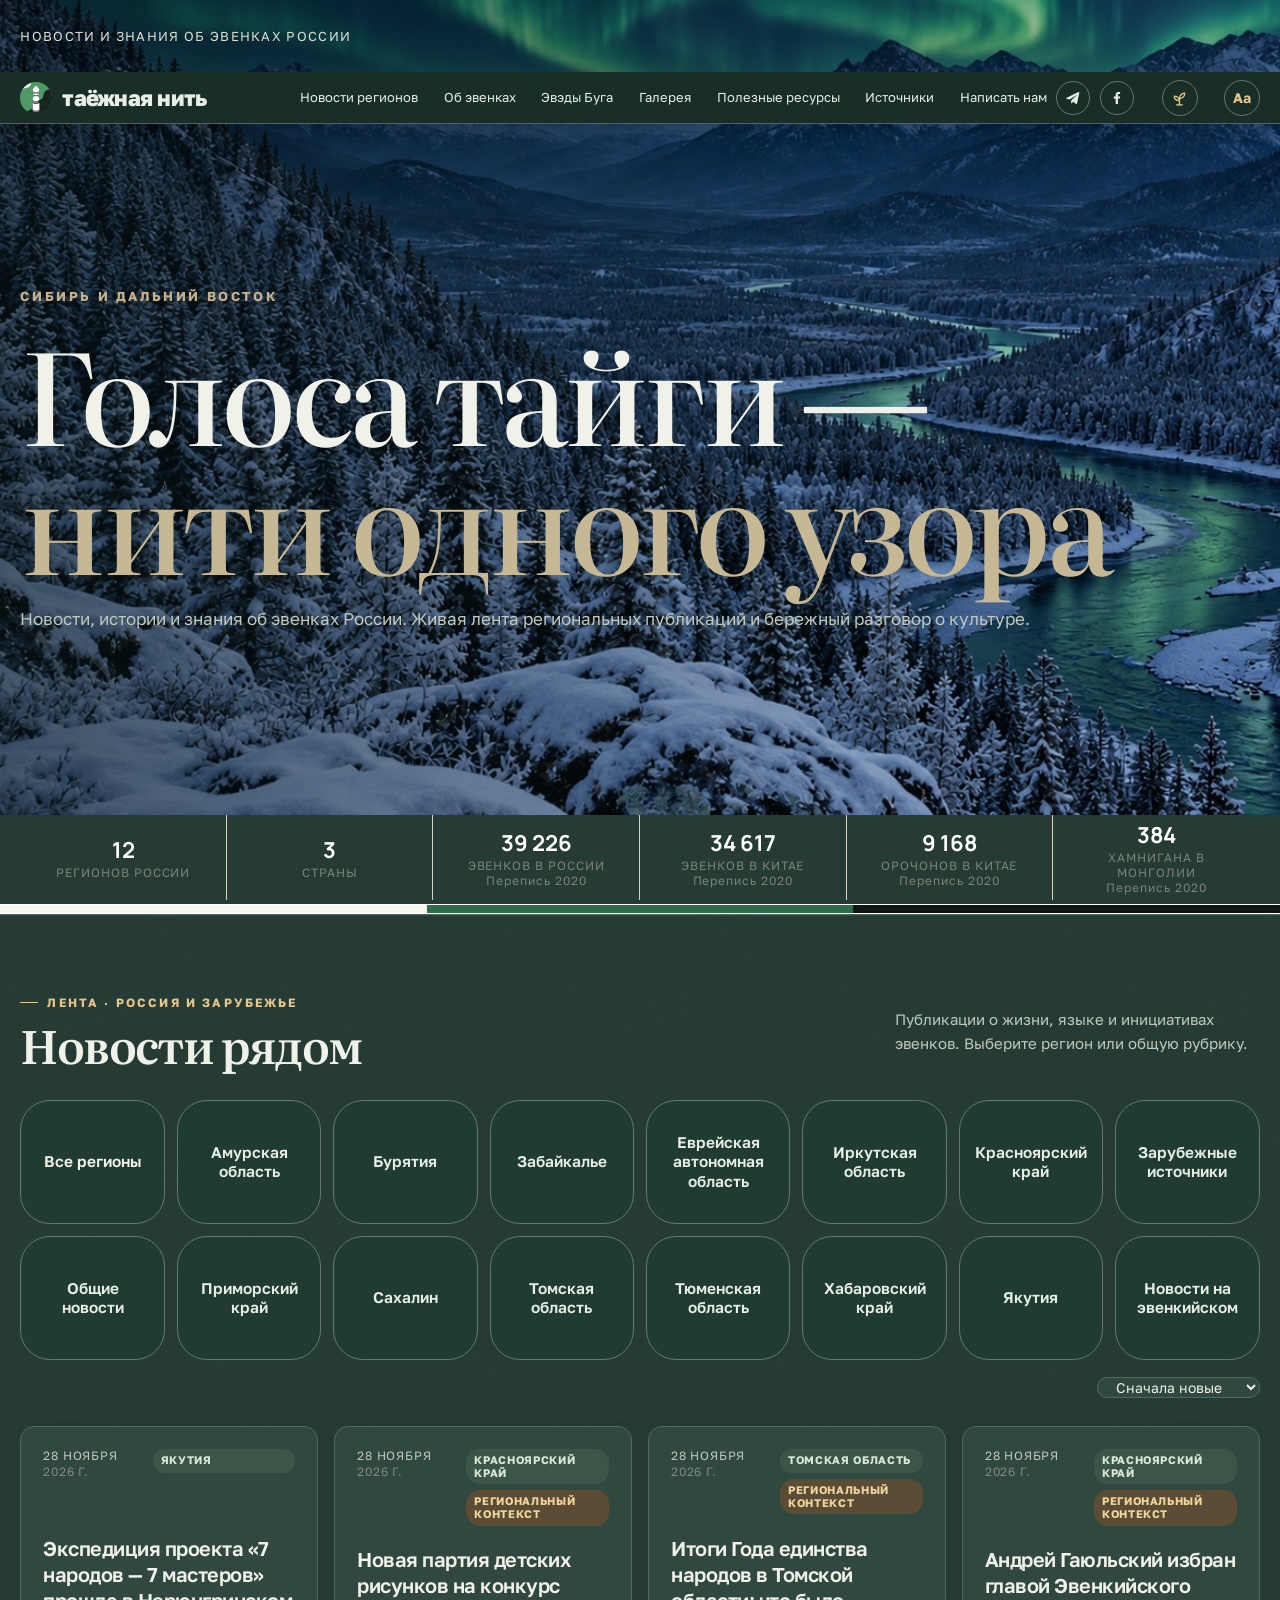
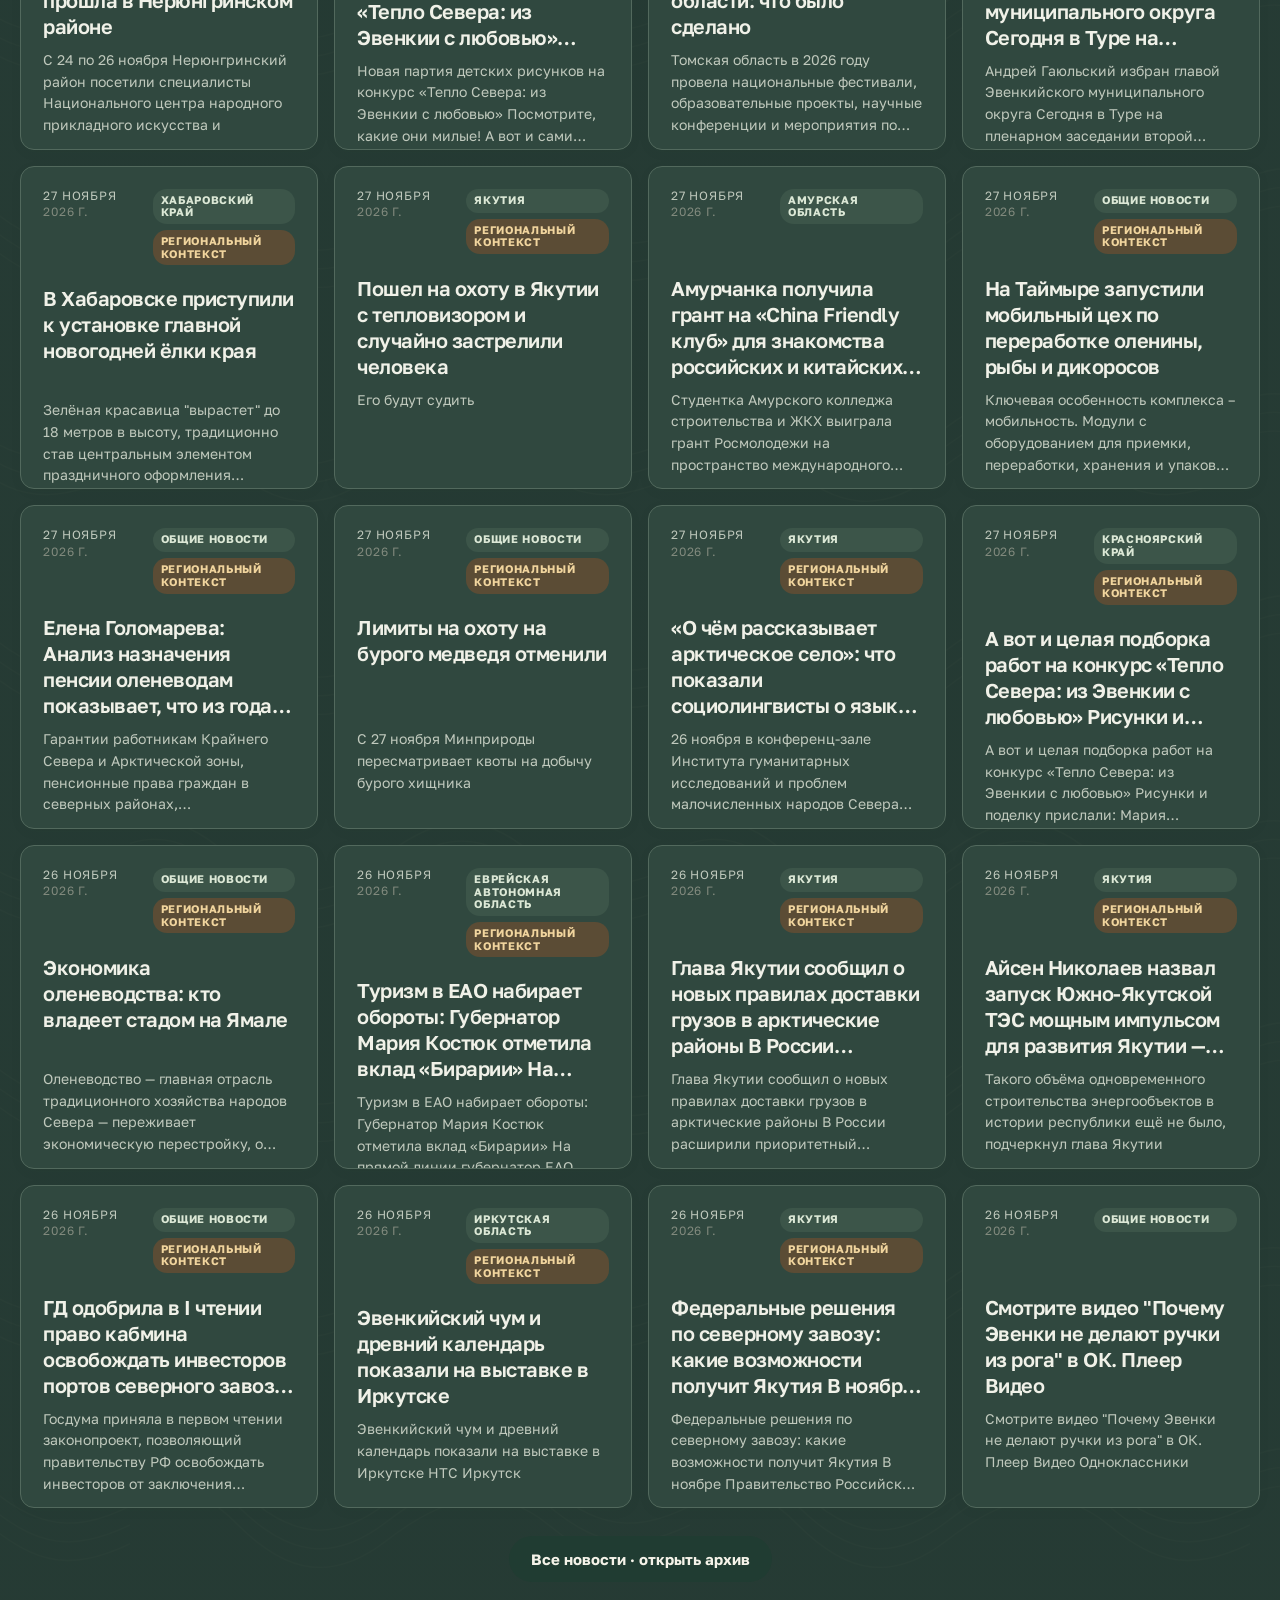
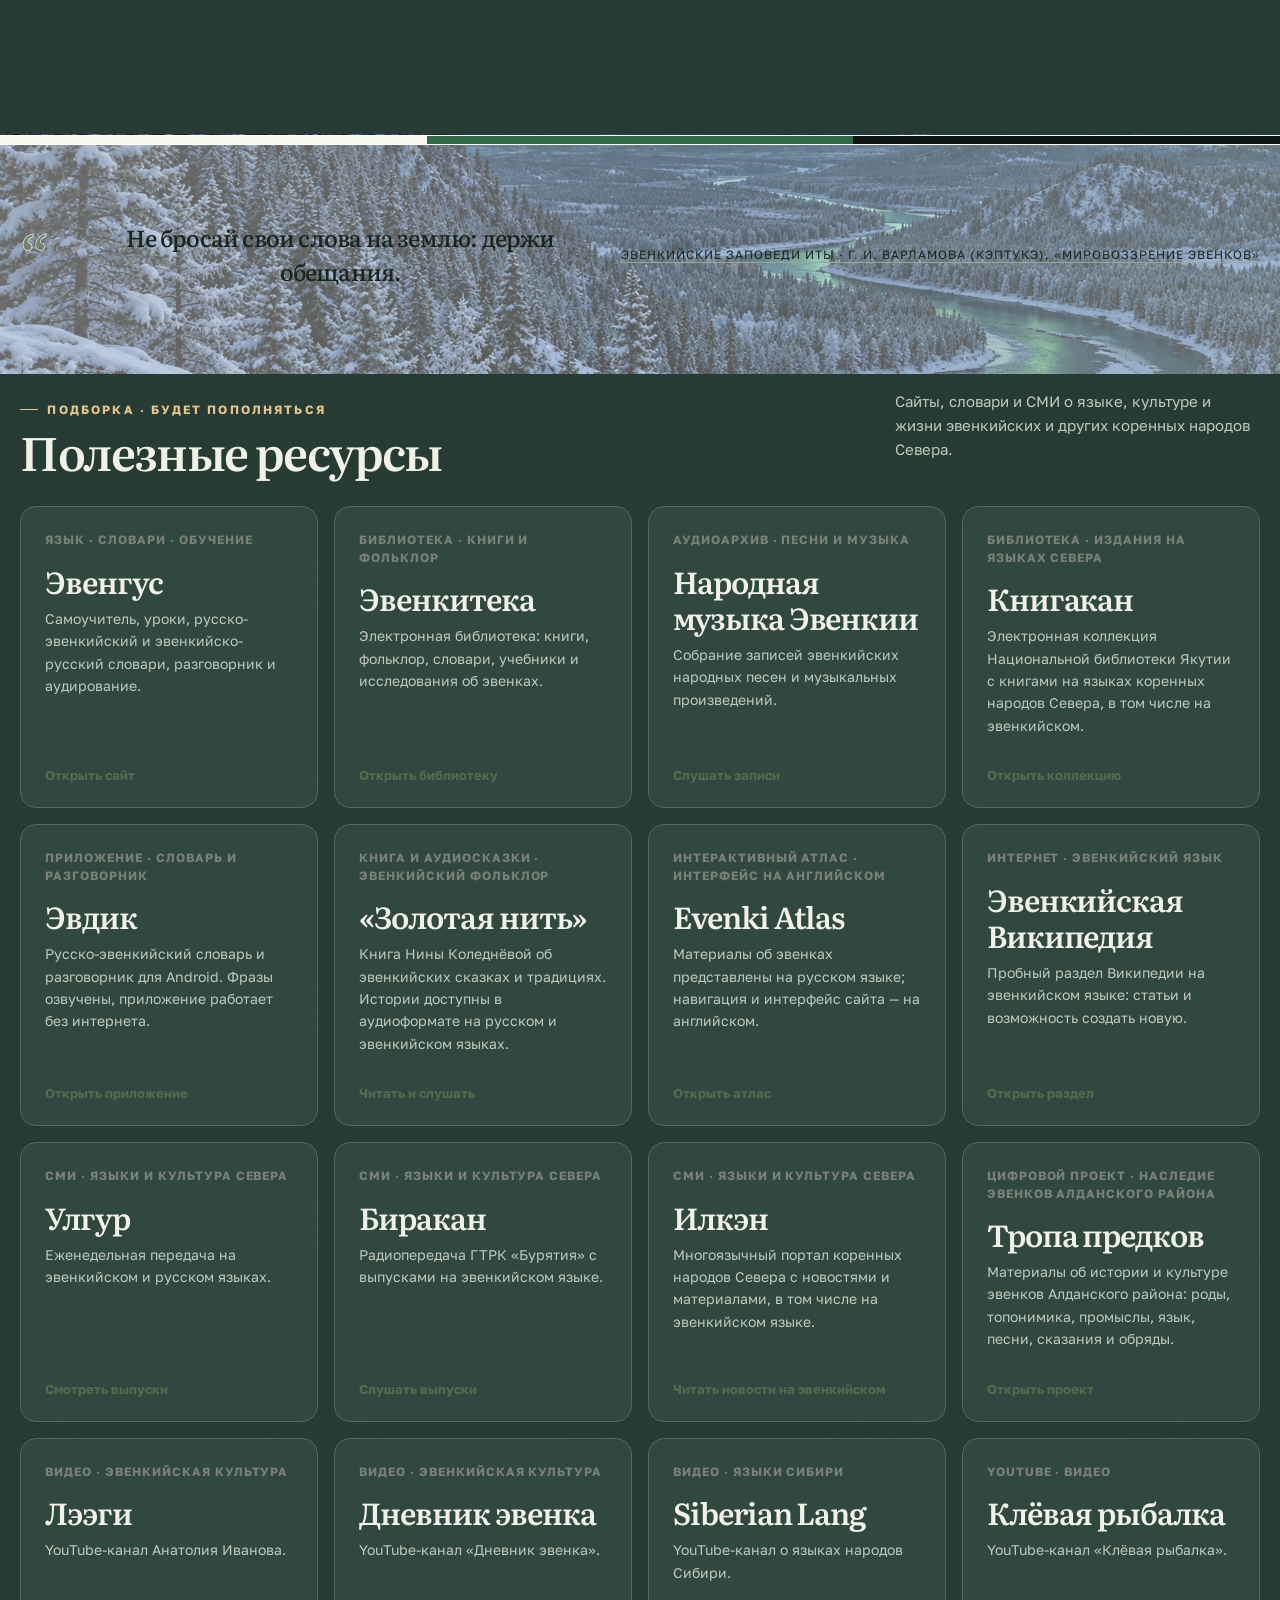
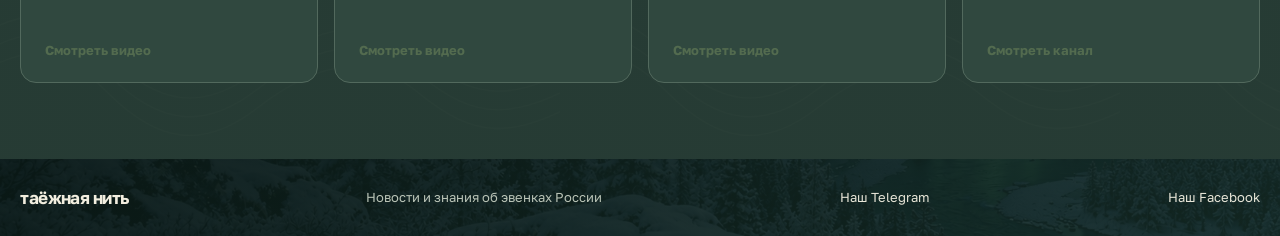
<file: index.html>
<!doctype html>
<html lang="ru">
<head>
<meta charset="utf-8"><meta name="viewport" content="width=device-width,initial-scale=1">
<meta name="theme-color" content="#152b25"><title>Таёжная нить — новости и культура эвенков</title>
<style>
@import url('https://fonts.googleapis.com/css2?family=DM+Sans:wght@400;500;600;700&family=Manrope:wght@400;500;600;700;800&display=swap');
:root{--pine:#152b25;--pine2:#203c32;--moss:#73846a;--cream:#f5f3e9;--paper:#fbfaf5;--ink:#19251f;--muted:#788078;--line:#dedfd5;--clay:#bc7654;--gold:#d8b276}*{box-sizing:border-box}html{scroll-behavior:smooth}body{margin:0;background:var(--cream);color:var(--ink);font-family:'DM Sans',sans-serif}a{color:inherit;text-decoration:none}button,input,select{font:inherit}button{cursor:pointer}.wrap{max-width:1240px;margin:auto;padding:0 32px}.topline{background:var(--pine);color:#d9e0d4;font-size:11px;letter-spacing:.12em;text-transform:uppercase}.topline .wrap{height:36px;display:flex;align-items:center;justify-content:space-between}.status{display:flex;gap:9px;align-items:center}.dot{width:7px;height:7px;background:#b5cb8c;border-radius:50%;box-shadow:0 0 0 4px #b5cb8c24}.nav{height:78px;border-bottom:1px solid var(--line);background:var(--paper)}.nav .wrap{height:100%;display:flex;align-items:center;justify-content:space-between}.brand{display:flex;align-items:center;gap:12px;font-family:Manrope,sans-serif;font-weight:800;letter-spacing:-.04em;font-size:23px}.brand-mark{width:36px;height:36px;border-radius:50%;display:grid;place-items:center;background:var(--pine);color:#e2d9bf}.brand-mark svg{width:22px}.navlinks{display:flex;gap:30px;color:#59645c;font-size:13px}.navlinks a:hover{color:var(--clay)}.nav-cta{border:1px solid #bdc3b6;border-radius:30px;padding:10px 16px;font-size:12px}.hero{background:var(--pine);color:#f4f0df;overflow:hidden;position:relative;min-height:470px}.hero .wrap{display:grid;grid-template-columns:1.15fr .85fr;min-height:470px;align-items:center;position:relative;z-index:1}.eyebrow{color:#c5b28d;font-size:11px;letter-spacing:.2em;text-transform:uppercase;font-weight:700}.hero h1{font:500 clamp(48px,7vw,84px)/.98 Manrope,sans-serif;letter-spacing:-.065em;margin:23px 0 20px;max-width:660px}.hero h1 em{color:#c6b895;font-style:normal}.hero p{color:#c1c9bb;max-width:490px;line-height:1.7;font-size:15px}.hero-actions{display:flex;gap:12px;margin-top:30px}.btn{border:0;border-radius:30px;padding:14px 20px;font-weight:600;font-size:13px;display:inline-flex;align-items:center;gap:10px}.btn-light{background:#e8dfc7;color:var(--pine)}.btn-ghost{border:1px solid #617066;color:#e6ebdf;background:transparent}.hero-art{height:390px;position:relative}.sun{width:170px;height:170px;position:absolute;top:36px;right:88px;background:linear-gradient(145deg,#d9bf86,#927d58);border-radius:50%;opacity:.8}.ridge{position:absolute;bottom:0;left:-40px;width:130%;height:230px;background:#294338;clip-path:polygon(0 66%,13% 34%,28% 60%,47% 15%,62% 54%,78% 20%,100% 62%,100% 100%,0 100%)}.ridge.back{bottom:8px;background:#20382e;clip-path:polygon(0 48%,16% 66%,35% 17%,51% 52%,72% 8%,100% 65%,100% 100%,0 100%);opacity:.75}.forest{position:absolute;bottom:0;right:0;width:115%;height:180px;display:flex;align-items:end;justify-content:space-around;opacity:.9}.tree{width:0;height:0;border-left:17px solid transparent;border-right:17px solid transparent;border-bottom:80px solid #132720;position:relative;margin:0 7px}.tree:before{content:'';position:absolute;left:-13px;top:25px;border-left:13px solid transparent;border-right:13px solid transparent;border-bottom:60px solid #132720}.tree:after{content:'';position:absolute;left:-9px;top:51px;border-left:9px solid transparent;border-right:9px solid transparent;border-bottom:44px solid #132720}.tree:nth-child(2n){transform:scale(1.25);border-bottom-color:#182d25}.tree:nth-child(2n):before,.tree:nth-child(2n):after{border-bottom-color:#182d25}.hero-caption{position:absolute;bottom:28px;right:5px;color:#a9b4a7;font-size:10px;letter-spacing:.13em;text-transform:uppercase}.stats{background:#e9e7dc;border-bottom:1px solid var(--line)}.stats .wrap{display:flex;align-items:stretch;gap:0;min-height:85px}.stat{padding:0 28px;border-right:1px solid #d3d4c8;display:flex;flex-direction:column;justify-content:center;transition:background-color .2s ease,color .2s ease,border-color .2s ease}.stat:first-child{padding-left:28px}.stat:last-child{border:0}.stat:hover{background:var(--pine);border-color:var(--pine);color:var(--cream)}.stat:hover strong{color:var(--cream)}.stat:hover span{color:#c1c9bb}.stat strong{font:700 20px Manrope,sans-serif;color:var(--pine);display:block}.stat span{font-size:10px;letter-spacing:.08em;text-transform:uppercase;color:#7c8378}.section{padding:76px 0}.section-head{display:flex;justify-content:space-between;align-items:end;margin-bottom:30px}.section-kicker{font-size:10px;letter-spacing:.18em;text-transform:uppercase;color:var(--clay);font-weight:700}.section h2{font:600 clamp(29px,4vw,44px)/1.1 Manrope,sans-serif;letter-spacing:-.05em;margin:9px 0 0}.section-intro{color:var(--muted);font-size:13px;max-width:365px;line-height:1.6}.news-area{background:var(--paper)}.filters{display:flex;gap:8px;flex-wrap:wrap;margin-bottom:17px}.chip{border:1px solid var(--line);background:transparent;border-radius:30px;padding:9px 14px;font-size:11px;color:#626b61}.chip.active,.chip:hover{background:var(--pine);border-color:var(--pine);color:#f5f3e9}.search-row{display:flex;gap:12px;margin-bottom:28px}.searchbox{position:relative;flex:1}.searchbox input{width:100%;border:1px solid var(--line);border-radius:10px;padding:14px 16px 14px 42px;background:#fffefa;outline:none;font-size:13px}.searchbox input:focus{border-color:#829178}.search-icon{position:absolute;left:15px;top:14px;color:#7e897c}.sort{border:1px solid var(--line);border-radius:10px;padding:0 14px;background:#fffefa;color:#5b645c;font-size:12px}.news-grid{display:grid;grid-template-columns:repeat(4,minmax(0,1fr));gap:16px}.news-card{background:#fffefa;border:1px solid #e5e4da;border-radius:14px;padding:22px;min-height:224px;display:flex;flex-direction:column;transition:transform .2s,box-shadow .2s}.news-card:hover{transform:translateY(-3px);box-shadow:0 10px 25px #1833290b}.news-card:focus-visible{outline:3px solid #73846a;outline-offset:3px}.card-meta{display:flex;align-items:center;justify-content:space-between;font-size:10px;color:#8a8e84;text-transform:uppercase;letter-spacing:.08em}.region-tag{color:#63765d;background:#edf0e7;padding:6px 9px;border-radius:20px}.context-tag{color:#7b5a2b;background:#f1e7d4;padding:6px 9px;border-radius:20px;font-weight:700}.news-card h3{font:600 18px/1.3 Manrope,sans-serif;letter-spacing:-.025em;margin:20px 0 10px}.news-card p{font-size:12px;color:#697168;line-height:1.55;margin:0 0 20px}.card-foot{margin-top:auto;display:flex;justify-content:space-between;align-items:center;font-size:11px;color:#858c82}.card-foot a{color:#49654e;font-weight:700}.demo-note{display:inline-flex;gap:8px;align-items:center;color:#7b806f;font-size:11px;margin-top:18px}.demo-note span{width:17px;height:17px;border:1px solid #aaa98e;border-radius:50%;display:grid;place-items:center;font-size:10px}.no-results{grid-column:1/-1;padding:48px 20px;text-align:center;color:#7d857a;border:1px dashed var(--line);border-radius:14px}.regions{padding:76px 0;background:#e9e7dc}.region-layout{display:grid;grid-template-columns:.8fr 1.2fr;gap:50px;align-items:center}.region-map{height:290px;background:#d7d9cc;border-radius:16px;position:relative;overflow:hidden;display:grid;place-items:center}.map-lines{position:absolute;inset:0;opacity:.5;background:linear-gradient(30deg,transparent 48%,#b4b9a8 49%,transparent 50%),linear-gradient(150deg,transparent 48%,#b4b9a8 49%,transparent 50%);background-size:75px 75px}.map-shape{width:75%;height:65%;background:#65795e;clip-path:polygon(7% 23%,24% 14%,32% 23%,43% 6%,55% 18%,69% 11%,78% 24%,96% 31%,82% 43%,88% 56%,72% 59%,67% 77%,55% 72%,47% 91%,35% 79%,21% 83%,19% 67%,7% 60%,14% 43%,2% 37%);position:relative;filter:drop-shadow(0 7px 8px #152b2522)}.pin{position:absolute;width:9px;height:9px;background:#e6c785;border:2px solid var(--pine);border-radius:50%;box-shadow:0 0 0 5px #e6c78533}.pin:nth-child(1){top:32%;left:29%}.pin:nth-child(2){top:46%;left:43%}.pin:nth-child(3){top:36%;left:57%}.pin:nth-child(4){top:55%;left:67%}.pin:nth-child(5){top:63%;left:53%}.map-label{position:absolute;bottom:16px;left:18px;font-size:9px;letter-spacing:.14em;color:#778070;text-transform:uppercase}.region-list{display:grid;grid-template-columns:1fr 1fr;gap:9px}.region-item{padding:13px 14px;border:1px solid #d6d7cb;border-radius:9px;font-size:12px;color:#425044;display:flex;align-items:center;gap:10px;background:#efeee6}.region-item b{font-size:9px;color:#9a7658;letter-spacing:.08em}.region-note{font-size:11px;line-height:1.6;color:#7d8379;margin-top:16px}.about{background:var(--paper)}.about-grid{display:grid;grid-template-columns:repeat(4,minmax(0,1fr));gap:16px}.about-card{padding:25px;background:#f3f2e9;border-radius:14px;min-height:245px}.about-icon{width:38px;height:38px;background:#e4e5d7;border-radius:50%;display:grid;place-items:center;font-size:17px}.about-card h3{font:600 19px Manrope,sans-serif;letter-spacing:-.03em;margin:19px 0 10px}.about-card p{font-size:12px;line-height:1.7;color:#70786e;margin:0}.about-card a{display:inline-block;margin-top:18px;color:#536b4f;font-size:11px;font-weight:700}.quote-band{background:#d9dfd1;padding:50px 0}.quote-band .wrap{display:grid;grid-template-columns:40px 1fr auto;gap:22px;align-items:center}.quote-mark{font:60px Georgia;color:#839176;line-height:.8}.quote-band blockquote{margin:0;font:500 21px/1.45 Manrope,sans-serif;letter-spacing:-.025em;max-width:760px}.quote-band cite{font-style:normal;font-size:10px;color:#707a6d;letter-spacing:.1em;text-transform:uppercase}.sources{padding:52px 0}.sources h2{font:600 20px Manrope}.source-links{display:flex;gap:10px;flex-wrap:wrap;margin-top:18px}.source-links a{font-size:11px;color:#586951;border-bottom:1px solid #aeb7a5;padding-bottom:3px}.footer{background:var(--pine);color:#e8e6d8;padding:28px 0}.footer .wrap{display:flex;justify-content:space-between;align-items:center;font-size:11px;color:#bac4b7}.footer strong{font:700 15px Manrope;color:#f2eedf}.menu{display:none}
@media(max-width:800px){.about-grid{grid-template-columns:repeat(2,minmax(0,1fr))}.wrap{padding:0 20px}.navlinks{display:none}.nav-cta{display:none}.menu{display:block;border:0;background:none;font-size:22px;color:var(--pine)}.hero .wrap{grid-template-columns:1fr;min-height:570px;align-items:start;padding-top:64px}.hero-art{position:absolute;right:-70px;bottom:0;width:64%;height:280px;opacity:.8}.hero h1{font-size:61px}.hero p{max-width:420px}.hero-caption{display:none}.stats .wrap{overflow:auto}.stat{min-width:max-content;padding:0 18px}.section{padding:58px 0}.news-grid{grid-template-columns:repeat(2,1fr)}.region-layout{grid-template-columns:1fr;gap:26px}.region-map{height:230px}.quote-band .wrap{grid-template-columns:25px 1fr}.quote-band cite{grid-column:2}.about-grid{grid-template-columns:1fr 1fr}}
@media(max-width:520px){.topline .wrap{font-size:9px}.topline .wrap span:last-child{display:none}.hero .wrap{min-height:560px;padding-top:52px}.hero h1{font-size:54px}.hero p{font-size:13px;max-width:320px}.hero-art{width:90%;right:-95px;height:235px}.btn{padding:12px 15px;font-size:11px}.stats .wrap{min-height:75px}.stat strong{font-size:17px}.stat span{font-size:8px}.section-head{display:block}.section-intro{margin-top:12px}.search-row{flex-direction:column}.sort{height:42px}.news-grid{grid-template-columns:1fr}.news-card{min-height:195px}.region-list{grid-template-columns:1fr}.region-map{height:200px}.about-grid{grid-template-columns:repeat(2,minmax(0,1fr))}.about-card{min-height:unset}.quote-band blockquote{font-size:17px}.footer .wrap{align-items:flex-start;gap:12px;flex-direction:column}}
.search-row{justify-content:flex-end}</style><style>.nav{position:sticky;top:0;z-index:20;box-shadow:0 4px 18px #152b2508}.hero:before{content:"";position:absolute;inset:0;background:linear-gradient(90deg,rgba(8,25,19,.72),rgba(13,35,27,.46) 52%,rgba(15,39,30,.22)),url("media/taiga-mountain-hero.jpg?v=20261001-1") center 46%/cover no-repeat;opacity:.96;z-index:0}.source-form{display:grid;grid-template-columns:1fr 1.5fr auto;gap:10px;margin:20px 0 14px}.source-form input{border:1px solid var(--line);border-radius:9px;padding:13px 14px;background:#fffefa;font-size:12px;min-width:0}.source-list{display:grid;gap:8px}.source-row{display:flex;align-items:center;justify-content:space-between;padding:12px 14px;border:1px solid var(--line);border-radius:9px;background:#fffefa;font-size:12px}.source-row small{display:block;color:#8a9187;margin-top:4px}.remove-source{border:1px solid #dfcfc3;color:#98674c;background:transparent;border-radius:20px;padding:7px 10px;font-size:11px}@media(max-width:800px){.source-form{grid-template-columns:1fr 1fr}.source-form button{grid-column:1/-1;justify-content:center}}</style><style>@media(max-width:800px){.nav .wrap{gap:8px}.navlinks{display:flex;gap:10px;font-size:10px;white-space:nowrap}.nav-cta{display:inline-block;padding:8px;font-size:10px;white-space:nowrap}.menu{display:none}}@media(max-width:520px){.brand{font-size:15px;gap:7px}.brand-mark{width:30px;height:30px}.navlinks{font-size:9px;gap:6px}.nav-cta{font-size:9px;padding:7px}}.regions[id="regions"],.gallery[id="gallery"]{scroll-margin-top:125px}.auth-overlay{position:fixed;inset:0;z-index:60;background:#101b17b8;display:grid;place-items:center;padding:20px}.auth-overlay[hidden]{display:none}.auth-box{position:relative;background:#fbfaf5;border-radius:16px;padding:30px;max-width:400px;width:100%;display:grid;gap:14px}.auth-box h2{margin:0;font:600 28px Manrope,sans-serif}.auth-box p{font-size:13px;color:#697168}.auth-box input{padding:13px;border:1px solid var(--line);border-radius:8px}.auth-close{position:absolute;right:14px;top:10px;border:0;background:none;font-size:25px;color:#697168}#authError{font-size:12px;color:#9a543d}.quote-edit{display:grid;gap:8px;border:1px solid var(--line);padding:13px;border-radius:10px;background:#fffefa;margin-top:9px}.quote-edit textarea,.quote-edit input{padding:10px;border:1px solid var(--line);border-radius:7px;font:inherit;font-size:12px}.regions[id="regions"]{scroll-margin-top:90px}</style><style>.wrap{width:100%;max-width:none;padding-left:clamp(14px,1.6vw,28px);padding-right:clamp(14px,1.6vw,28px)}.filters{display:grid;grid-template-columns:repeat(6,minmax(0,1fr));gap:10px}.filters .chip{min-width:0;min-height:52px;border-radius:12px;padding:9px 12px;text-align:center;line-height:1.25;white-space:normal;overflow-wrap:anywhere;display:flex;justify-content:center;align-items:center;transition:background .18s,color .18s,border-color .18s}.filters .chip:hover,.filters .chip:focus-visible{background:#203c32;border-color:#203c32;color:#f5f3e9}.filters .chip.active{background:#152b25;border-color:#152b25;color:#f5f3e9}.filters .chip.active:hover{background:#203c32;border-color:#203c32}@media(max-width:1000px){.filters{grid-template-columns:repeat(3,minmax(0,1fr))}}@media(max-width:600px){.wrap{padding-left:14px;padding-right:14px}.filters{grid-template-columns:repeat(2,minmax(0,1fr));gap:8px}.filters .chip{min-height:48px;padding:8px 9px;font-size:11px}.navlinks{gap:5px}.navlinks a{font-size:9px}.navlinks a:first-child{font-size:0}.navlinks a:first-child:after{content:"Новости";font-size:9px}}@media(max-width:360px){.brand{font-size:13px}.brand-mark{width:27px;height:27px}.navlinks{gap:4px}}.topline{position:sticky;top:0;z-index:22}.nav{position:sticky;top:36px;z-index:21}.brand{font-size:23px}.gallery{background:#e9e7dc}.gallery-empty{margin-top:26px;min-height:190px;padding:30px;border-radius:14px;border:1px dashed #bfc5b8;background:#f3f2e9;display:flex;flex-direction:column;align-items:center;justify-content:center;text-align:center;color:#687365}.gallery-symbol{font-size:26px;color:#829177}.gallery-empty p{max-width:540px;line-height:1.65}.gallery-empty small{font-size:11px;color:#8a9086}</style><style>(max-width:600px){.brand{font-size:15px}.brand-mark{width:30px;height:30px}}@media(max-width:360px){.brand{font-size:13px}.brand-mark{width:27px;height:27px}}</style><style>.hero .wrap{grid-template-columns:minmax(0,1fr)}.hero h1{max-width:none;width:100%;font-size:min(clamp(72px,10.5vw,126px),calc((100vw - 32px)/10));letter-spacing:-.065em}.hero p{max-width:none;width:100%;white-space:nowrap}.filters .chip:hover,.filters .chip:focus-visible,.filters .chip.active:hover{color:#e1c98e}@media(max-width:800px){.hero h1{font-size:clamp(44px,8vw,64px)}.hero p{white-space:normal}}@media(max-width:600px){.hero h1{font-size:clamp(29px,8vw,42px);letter-spacing:-.055em}.hero p{font-size:13px;max-width:100%}}</style><style>button,.btn,.chip,.nav-cta,.region-item,.remove-source{transition:background-color .18s ease,color .18s ease,border-color .18s ease,transform .18s ease}button:hover,.btn:hover,.chip:hover,.nav-cta:hover,.region-item:hover,.remove-source:hover{background-color:#203c32;border-color:#203c32;color:#f5f3e9}button:focus-visible,.btn:focus-visible,.chip:focus-visible,.nav-cta:focus-visible,.region-item:focus-visible,.remove-source:focus-visible{outline:2px solid #d8b276;outline-offset:3px}.btn-light:hover{background-color:#c5d0b2;color:#152b25}.btn-ghost:hover{background-color:#29483b;border-color:#a1b29d;color:#fff}.chip.active:hover{background-color:#203c32;color:#e1c98e}.news-card .card-foot a,.about-card a,.source-links a{transition:color .18s ease}.news-card .card-foot a:hover,.about-card a:hover,.source-links a:hover{color:#bc7654}</style><style>.stats .wrap{display:grid;grid-template-columns:repeat(6,minmax(0,1fr));align-items:stretch;gap:0}.stats .stat{min-width:0}.stats .stat:nth-child(5){border-right:1px solid #d3d4c8}.stat-context{grid-column:1/-1;margin:12px 0 0;color:#788078;font-size:10px;line-height:1.5}.region-list{grid-template-columns:repeat(3,minmax(0,1fr))}@media(max-width:900px){.stats .wrap{grid-template-columns:repeat(2,minmax(0,1fr))}.stats .stat{padding:12px 14px;border-bottom:1px solid #d3d4c8}.stats .stat:last-of-type{border-right:0}.region-list{grid-template-columns:repeat(2,minmax(0,1fr))}}@media(max-width:520px){.stats .wrap{grid-template-columns:repeat(2,minmax(0,1fr));overflow:visible}.stat strong{font-size:15px}.stat span{font-size:8px}}</style><style>.stats .stat:nth-child(5){border-right:1px solid #d3d4c8}.stat-context a{color:#536b4f;text-decoration:underline;text-underline-offset:2px}</style><style>.stats .stat{display:flex;flex-direction:column;justify-content:center;min-height:85px}</style><style>.source-form{grid-template-columns:1fr 1.4fr 1.8fr auto}</style><style>.filters .chip{aspect-ratio:1/1;min-height:0;position:relative;isolation:isolate;overflow:hidden;display:flex;align-items:flex-end;justify-content:flex-start;padding:clamp(12px,1.2vw,20px);border-radius:16px;font-size:clamp(12px,1.05vw,17px);font-weight:600;text-align:left}.filters .chip::before{content:attr(data-symbol);position:absolute;z-index:-1;right:.02em;bottom:-.19em;font:400 clamp(78px,8vw,150px)/1 Georgia,serif;color:#73846a;opacity:.18;pointer-events:none;filter:grayscale(1);transition:opacity .2s,color .2s}.filters .chip>span{position:relative;z-index:1;max-width:100%;line-height:1.3}.filters .chip:hover::before,.filters .chip:focus-visible::before{opacity:.32;color:#d8b276}.filters .chip.active::before{color:#e8eddf;opacity:.2}.filters .chip.active:hover::before{opacity:.3}(max-width:1000px){.filters .chip{aspect-ratio:1/1}}(max-width:600px){.filters .chip{padding:11px;border-radius:13px;font-size:12px}}(max-width:360px){.filters .chip{padding:9px;font-size:10px}}</style><style>.news-area{background:#e8e9df}.news-card{background:#fbfaf5;border-color:#d4d9cb;box-shadow:0 5px 18px #152b250a}.news-card:hover{background:#f1f3e9;border-color:#b9c5af}.archive-link-row{display:flex;justify-content:center;margin-top:28px}.archive-link{display:inline-flex;align-items:center;gap:12px;padding:14px 22px;border-radius:30px;background:#152b25;color:#f5f3e9;font-weight:700;font-size:13px;transition:background .2s,color .2s}.archive-link:hover{background:#345543;color:#e8d8a8}(max-width:520px){.archive-link-row{margin-top:22px}}</style><style>.topline{background-color:#0b211b;background-image:linear-gradient(110deg,rgba(5,22,17,.97) 0%,rgba(8,27,21,.91) 38%,rgba(13,34,27,.78) 72%,rgba(15,38,30,.72) 100%),url("https://images.unsplash.com/photo-1705574429259-dc47c7504314?auto=format&fit=crop&w=2200&q=85");background-position:center 36%;background-size:cover}</style><style>.topline{position:sticky;top:0;z-index:40}.nav{position:sticky;top:36px;z-index:39}</style><style>.filters .chip{aspect-ratio:3/1;min-height:0;padding:clamp(9px,.9vw,15px)}.filters .chip::before{font-size:clamp(36px,5vw,92px)}</style><style>.quote-band{background-color:#e8e9df;background-image:linear-gradient(105deg,rgba(245,243,233,.9),rgba(238,241,230,.82) 52%,rgba(232,237,224,.88)),url("https://images.unsplash.com/photo-1705574429259-dc47c7504314?auto=format&fit=crop&w=2200&q=85");background-position:center 52%;background-size:cover;color:#203c32}.quote-band cite{color:#596b59}.quote-band .quote-mark{color:#73846a}</style><style>.footer{background-color:#0b211b;background-image:linear-gradient(110deg,rgba(5,22,17,.89),rgba(8,27,21,.76) 48%,rgba(15,38,30,.61)),url("https://images.unsplash.com/photo-1705574429259-dc47c7504314?auto=format&fit=crop&w=2200&q=85");background-position:center 46%;background-size:cover;color:#e8e6d8}.footer a{color:#e8e6d8}.footer a:hover{color:#d8c28e}</style><style>.about-card{position:relative}.about-card .card-more{display:inline-block;margin-top:14px;color:#49654e;font-size:12px;font-weight:700}.about-card:hover .card-more{color:#203c32}</style><style>.about-card{border:1px solid transparent;transition:background-color .18s ease,color .18s ease,border-color .18s ease,transform .18s ease,box-shadow .18s ease}.about-card:hover,.about-card:focus-visible{background:#203c32;border-color:#203c32;color:#f5f3e9;box-shadow:0 10px 25px #152b2518}.about-card:hover h3,.about-card:hover p,.about-card:focus-visible h3,.about-card:focus-visible p{color:#edf0e6}.about-card:hover .about-icon,.about-card:focus-visible .about-icon{color:#d8c28e}.about-card:hover .card-more,.about-card:focus-visible .card-more{color:#e1c98e}.about-card:focus-visible{outline:2px solid #d8b276;outline-offset:3px}</style><style>.brand-mark{overflow:hidden}.brand-mark img{display:block;width:100%;height:100%;object-fit:cover}</style><style>.about-icon svg{width:31px;height:31px;display:block}.about-icon-history{position:relative;overflow:visible;background:transparent}.about-icon-history svg{position:absolute;inset:4px 1px auto;width:36px;height:30px;filter:drop-shadow(0 1px 1px #fff8)}.about-icon-culture{background:#f5f3e9}.about-icon-language{background:#ece3cb}.about-card:hover .about-icon-history,.about-card:focus-visible .about-icon-history,.about-card:hover .about-icon-language,.about-card:focus-visible .about-icon-language{box-shadow:inset 0 0 0 1.5px #fffdf4}.about-card:hover .about-icon-history svg,.about-card:focus-visible .about-icon-history svg{filter:drop-shadow(0 0 1px #fffdf4)}</style><style>.about-icon-gallery{overflow:hidden;background:transparent}.about-icon-gallery img{display:block;width:38px;height:38px;object-fit:contain}</style><style>.about-icon-language{overflow:hidden}.about-icon-language img{display:block;width:38px;height:38px;object-fit:contain}</style><style>.about-icon-history,.about-card:hover .about-icon-history,.about-card:focus-visible .about-icon-history{background:#f3f2e9}</style><style>@media(max-width:520px){
.topline .wrap{font-size:11px}
.nav{height:auto;min-height:0}
.nav .wrap{height:auto;min-height:0;display:grid;grid-template-columns:1fr;justify-items:start;gap:10px;padding-top:12px;padding-bottom:12px}
.brand{font-size:17px;white-space:nowrap}
.brand-mark{width:32px;height:32px;flex:0 0 32px}
.navlinks{display:flex;flex-wrap:wrap;gap:8px 10px;font-size:11px;white-space:normal}
.navlinks a:first-child{font-size:0}
.navlinks a:first-child:after{font-size:11px}
.hero .wrap{min-height:560px;padding-top:150px;padding-bottom:36px}
.hero h1{font-size:clamp(31px,calc(8vw + 2px),44px)}
.hero p{font-size:15px;max-width:100%}
.eyebrow{font-size:13px}
.btn{font-size:13px}
.stat strong{font-size:19px}
.stat span{font-size:10px}
.section-kicker{font-size:12px}
.section h2{font-size:clamp(31px,calc(4vw + 2px),46px)}
.section-intro{font-size:15px}
.filters .chip{font-size:14px}
.sort{font-size:14px}
.news-card h3{font-size:20px}
.news-card p{font-size:14px}
.card-meta{font-size:12px}
.card-foot{font-size:13px}
.archive-link{font-size:15px}
.about-card h3{font-size:21px}
.about-card p{font-size:14px}
.about-card .card-more{font-size:14px}
.quote-band blockquote{font-size:19px}
.quote-band cite{font-size:12px}
.footer .wrap{font-size:13px}
.footer strong{font-size:17px}
}</style><link rel="stylesheet" href="visual-system.css?v=20261023-flag-divider-2x"><style>.filters{grid-template-columns:repeat(7,minmax(0,1fr))}.filters .chip{min-height:60px;white-space:normal}.filters .chip>span{max-width:14ch;text-wrap:balance;white-space:normal;overflow-wrap:anywhere}@media(max-width:1000px){.filters{grid-template-columns:repeat(3,minmax(0,1fr))}}@media(max-width:600px){.filters{grid-template-columns:repeat(2,minmax(0,1fr))}}</style><style id="river-hero-background">.hero:before{background-image:linear-gradient(90deg,rgba(3,18,13,.88) 0%,rgba(5,22,16,.76) 32%,rgba(8,25,20,.35) 60%,rgba(8,25,20,.08) 100%),url("media/taiga-river-hero-v1.png");background-position:center 48%;background-size:cover;filter:none;transform:none;opacity:1}@media(max-width:1400px){.hero:before{background-position:25% center;background-image:linear-gradient(90deg,rgba(3,18,13,.82),rgba(5,22,16,.55)),url("media/taiga-mountain-hero.jpg?v=20261001-1")}}</style><style id="region-filter-layout-v4">
.filters#filters{display:grid;grid-template-columns:repeat(8,minmax(0,1fr));gap:12px;width:100%;}
.filters#filters .chip{box-sizing:border-box;display:flex;width:100%;min-width:0;height:auto;min-height:112px;aspect-ratio:auto;overflow:visible;margin:0;padding:12px clamp(12px,1.1vw,22px);align-items:center;justify-content:center;text-align:center;white-space:normal;}
.filters#filters .chip>span{display:block;width:100%;max-width:15ch;margin:auto;text-wrap:balance;white-space:normal;overflow-wrap:break-word;hyphens:none;line-height:1.25;}
@media(max-width:1200px){.filters#filters{grid-template-columns:repeat(4,minmax(0,1fr));gap:10px}.filters#filters .chip{min-height:100px}}
@media(max-width:760px){.filters#filters{grid-template-columns:repeat(3,minmax(0,1fr));gap:9px}}
@media(max-width:520px){.filters#filters{grid-template-columns:repeat(2,minmax(0,1fr));gap:8px}.filters#filters .chip{min-height:88px;padding:9px 12px;font-size:11px}}
</style><style id="evenki-filter-positioning">
.filters#filters .chip[data-region="Зарубежные источники"]{grid-column:8;grid-row:1}
.filters#filters .chip[data-region="Общие новости"]{grid-column:1;grid-row:2}
.filters#filters .chip[data-region="Новости на эвенкийском"]{grid-column:8;grid-row:2;background:#152b25;border-color:#152b25;color:#f5f3e9}
.filters#filters .chip[data-region="Новости на эвенкийском"]>span{color:inherit}
.filters#filters .chip[data-region="Новости на эвенкийском"]:hover>span,.filters#filters .chip[data-region="Новости на эвенкийском"]:focus-visible>span{color:#e5c58c}
@media(max-width:1200px){.filters#filters .chip[data-region="Зарубежные источники"]{grid-column:4;grid-row:1}.filters#filters .chip[data-region="Общие новости"]{grid-column:1;grid-row:2}.filters#filters .chip[data-region="Новости на эвенкийском"]{grid-column:4;grid-row:4}}
@media(max-width:760px){.filters#filters .chip[data-region="Зарубежные источники"]{grid-column:3;grid-row:1}.filters#filters .chip[data-region="Общие новости"]{grid-column:1;grid-row:2}.filters#filters .chip[data-region="Новости на эвенкийском"]{grid-column:3;grid-row:6}}
@media(max-width:520px){.filters#filters .chip[data-region="Зарубежные источники"]{grid-column:2;grid-row:1}.filters#filters .chip[data-region="Общие новости"]{grid-column:1;grid-row:2}.filters#filters .chip[data-region="Новости на эвенкийском"]{grid-column:2;grid-row:8}}
</style><link rel="stylesheet" href="site-header.css?v=20261020-static"><style>.news-card-image{display:block;width:calc(100% + 44px);height:190px;max-width:none;margin:-22px -22px 18px;object-fit:cover;object-position:center;border-radius:15px 15px 0 0}@media(max-width:520px){.news-card-image{height:170px}}</style><style id="news-card-equal-height">
.news-grid{grid-auto-rows:auto;align-items:start}
.news-card{height:auto;min-height:0;aspect-ratio:.92/1;min-width:0;overflow:hidden}.news-card .card-meta{display:grid!important;grid-template-columns:minmax(0,.82fr) minmax(0,1.18fr)!important;grid-template-areas:"date region" "date context"!important;align-items:start!important;justify-items:stretch!important;column-gap:10px!important;row-gap:6px!important;width:100%!important;height:auto;min-height:0;flex:0 0 auto;overflow:visible}.news-card .story-date{grid-area:date!important;min-width:0}.news-card .region-tag{grid-area:region!important}.news-card .context-tag{grid-area:context!important}.news-card .story-date{grid-area:date}.news-card .region-tag{grid-area:region}.news-card .context-tag{grid-area:context}.news-card .region-tag,.news-card .context-tag{display:block;width:100%;max-width:100%;min-width:0;min-height:24px;padding:5px 8px;border:0;border-radius:14px;background:#edf0e7;color:#63765d;font-size:9px;font-weight:700;line-height:1.15;letter-spacing:.06em;text-transform:uppercase;white-space:normal;overflow-wrap:anywhere;overflow:hidden}.news-card .context-tag{background:#f1e7d4;color:#7b5a2b}.news-card .region-tag{display:-webkit-box;-webkit-box-orient:vertical;-webkit-line-clamp:3}
.news-card h2,.news-card h3{height:5.2em;min-height:5.2em;max-height:5.2em;display:-webkit-box;-webkit-box-orient:vertical;-webkit-line-clamp:4;overflow:hidden}
.news-card p{height:6.2em;min-height:6.2em;max-height:6.2em;display:-webkit-box;-webkit-box-orient:vertical;-webkit-line-clamp:4;overflow:hidden}
.news-card .card-foot{height:36px;min-height:36px;flex:0 0 36px;overflow:hidden}
.news-card .card-foot>*{min-width:0;white-space:nowrap;overflow:hidden;text-overflow:ellipsis}
</style><style id="news-meta-stacked-tags">
.news-card .card-meta{display:grid;grid-template-columns:minmax(0,1fr) minmax(108px,48%);grid-auto-rows:min-content;align-items:start;gap:6px 8px;height:auto;min-height:66px;flex:0 0 auto;overflow:visible}
.news-card .card-meta .story-date{grid-column:1;grid-row:1;align-self:start}
.news-card .region-tag{grid-column:2;grid-row:1;width:100%;max-width:100%;justify-self:stretch;display:-webkit-box;-webkit-box-orient:vertical;-webkit-line-clamp:3;overflow:hidden;white-space:normal;line-height:1.15}
.news-card .context-tag{grid-column:2;width:100%;max-width:100%;justify-self:stretch;display:-webkit-box;-webkit-box-orient:vertical;-webkit-line-clamp:2;overflow:hidden;white-space:normal;line-height:1.15}
@media(max-width:520px){.news-card .card-meta{grid-template-columns:minmax(0,1fr) minmax(96px,48%);min-height:62px}}
</style>
<style id="stats-responsive-spacing">
@media(max-width:1000px){.stats .wrap{display:grid;grid-template-columns:repeat(3,minmax(0,1fr));min-height:0}.stats .stat{min-width:0;min-height:128px;padding:18px 22px;border-bottom:1px solid #d3d4c8}.stats .stat:nth-child(3n){border-right:0}.stats .stat:nth-last-child(-n+3){border-bottom:0}.stats .stat span{line-height:1.45}}
@media(max-width:600px){.stats .wrap{grid-template-columns:repeat(2,minmax(0,1fr))}.stats .stat{min-height:132px;padding:18px 16px}.stats .stat:nth-child(3n){border-right:1px solid #d3d4c8}.stats .stat:nth-child(2n){border-right:0}.stats .stat:nth-last-child(-n+3){border-bottom:1px solid #d3d4c8}.stats .stat:nth-last-child(-n+2){border-bottom:0}.stats .stat strong{font-size:18px}.stats .stat span{font-size:10px;letter-spacing:.07em;line-height:1.5}}
</style>
<style>.nav-social{display:inline-flex;align-items:center;gap:10px;margin-left:-16px}.nav-social a{box-sizing:border-box;width:34px;height:34px;flex:0 0 34px;display:inline-flex;align-items:center;justify-content:center;border:1px solid #c9cec2;border-radius:50%;color:#59645c;transition:color .18s ease,border-color .18s ease,transform .18s ease}.nav-social a:hover{color:#bc7654;border-color:#bc7654;transform:translateY(-1px)}.nav-social svg{width:16px;height:16px;fill:currentColor}.navlinks{align-items:center}@media(max-width:800px){.nav-social{margin-left:-5px;gap:6px}.nav-social a{width:32px;height:32px;flex-basis:32px}.nav-social svg{width:15px;height:15px}}</style><style id="fullscreen-hero-with-stats">
/* Match the full first screen to the real 72px masthead, 52px nav and statistics row. */
.topline{background-color:#0b211b!important;background-image:linear-gradient(90deg,#071711,#152b25)!important}
@media (min-width:901px){
  .hero{min-height:calc(100svh - 209px)}
  .hero .wrap{min-height:inherit}
}
@media (max-width:900px){
  .hero{min-height:max(420px,calc(100svh - 324px))}
  .hero .wrap{min-height:inherit;padding-top:clamp(36px,6svh,64px);padding-bottom:26px}
  .stats .wrap{grid-template-columns:repeat(3,minmax(0,1fr))}
  .stats .stat{min-height:100px;padding:12px 16px}
}
@media (max-width:600px){
  .hero{min-height:max(360px,calc(100svh - 424px))}
  .hero .wrap{min-height:inherit;padding-top:clamp(24px,5svh,48px);padding-bottom:24px}
  .stats .wrap{grid-template-columns:repeat(2,minmax(0,1fr))}
  .stats .stat{min-height:100px;padding:10px 12px}
  .hero-actions{margin-top:22px}
}
@media (prefers-reduced-motion:reduce){html{scroll-behavior:auto}}
</style>

<style id="sunrise-continuation-v1">
/* Одна сцена: верхняя полоса показывает солнце, главный экран — продолжение ниже горизонта. */
.topline{
  background-color:#0b211b!important;
  background-image:linear-gradient(90deg,rgba(5,22,17,.78),rgba(8,27,21,.42) 52%,rgba(13,34,27,.2)),url("media/taiga-river-hero-v1.png?v=20261016-sunrise-continuation-v1")!important;
  background-size:115% auto!important;
  background-position:56% 15%!important;
  background-repeat:no-repeat!important
}
.hero:before{
  background-image:linear-gradient(90deg,rgba(3,18,13,.78) 0%,rgba(5,22,16,.52) 42%,rgba(8,25,20,.18) 100%),url("media/taiga-river-hero-v1.png?v=20261016-sunrise-continuation-v1");
  background-size:115% auto;
  background-position:56% calc(-113px - 9.7vw);
  background-repeat:no-repeat
}
@media(max-width:700px){
  .topline{background-size:auto 100vh!important;background-position:91% 15%!important}
  .hero:before{background-size:auto 100vh;background-position:91% calc(-179px - 15vh)}
}
</style><style>
#resources .resources-grid{display:grid;grid-template-columns:1fr;gap:16px}
#resources .resource-row{display:grid;grid-template-columns:repeat(4,minmax(0,1fr));grid-auto-rows:1fr;align-items:stretch;gap:16px}
#resources .resource-row-main>.resource-card:first-child{grid-column:1;grid-row:1}
#resources .resource-row-main>.resource-card:nth-child(2){grid-column:1;grid-row:2}
#resources .resource-card{min-width:0;min-height:245px;height:100%;padding:24px;display:flex;flex-direction:column;border:1px solid #dedfd5;border-radius:16px;background:#f3f2e9;color:#19251f;transition:transform .2s ease,background-color .2s ease,border-color .2s ease,box-shadow .2s ease}
#resources .resource-card:hover,#resources .resource-card:focus-visible{transform:translateY(-3px);background:#203c32;border-color:#203c32;color:#f5f3e9;box-shadow:0 10px 25px #152b2518}
#resources .resource-card:focus-visible{outline:2px solid #d8b276;outline-offset:3px}
#resources .resource-type{font-size:10px;line-height:1.45;letter-spacing:.08em;text-transform:uppercase;color:#788078}
#resources .resource-card:hover .resource-type,#resources .resource-card:focus-visible .resource-type{color:#c1c9bb}
#resources .resource-card h3{margin:14px 0 9px;font:600 clamp(25px,2.2vw,30px)/1.2 'Literata',Georgia,serif;letter-spacing:-.035em}
#resources .resource-card p{margin:0 0 18px;font-size:12px;line-height:1.6;color:#697168}
#resources .resource-card:hover p,#resources .resource-card:focus-visible p{color:#edf0e6}
#resources .resource-visit{margin-top:auto;padding-top:12px;color:#536b4f;font-size:11px;font-weight:700}
#resources .resource-card:hover .resource-visit,#resources .resource-card:focus-visible .resource-visit{color:#e1c98e}
@media(max-width:900px){#resources .resource-row{grid-template-columns:repeat(2,minmax(0,1fr))}}
@media(max-width:520px){#resources .resource-row{grid-template-columns:1fr;gap:12px}#resources .resource-row-main>.resource-card:first-child,#resources .resource-row-main>.resource-card:nth-child(2){grid-column:auto;grid-row:auto}#resources .resource-card{min-height:220px;padding:20px}}
</style><script>try{document.documentElement.dataset.season=localStorage.getItem("taiga-season-theme")||"night"}catch(e){document.documentElement.dataset.season="night"}</script><link rel="stylesheet" href="season-theme.css?v=20261031-global-font-no-lens"><style id="quote-stable-fixed-height-v2">\n#resources{padding-top:0!important;scroll-margin-top:125px!important}
/* Keep every rotating quote in a fixed three-line band, independent of theme or quote. */
.quote-band{box-sizing:border-box!important;height:240px!important;min-height:240px!important;max-height:240px!important;padding:0!important}
.quote-band .wrap{height:100%!important;align-content:center!important}
.quote-band #quoteText,.quote-band blockquote,.quote-band .rotating-quote{box-sizing:border-box!important;display:flex!important;align-items:center!important;justify-content:center!important;height:4.35em!important;min-height:4.35em!important;max-height:4.35em!important;text-align:center!important}
.stats{padding-bottom:14px}
.stats .stat{align-items:center;text-align:center}
@media(max-width:700px){
 .quote-band{height:320px!important;min-height:320px!important;max-height:320px!important}
 .quote-band #quoteText,.quote-band blockquote,.quote-band .rotating-quote{display:flex!important;align-items:center!important;justify-content:center!important;height:9em!important;min-height:9em!important;max-height:9em!important;text-align:center!important}
}
</style>
</head>
<body>
<div class="topline"><div class="wrap"><span>Новости и знания об эвенках России</span></div></div>
<header class="nav"><div class="wrap"><a class="brand" href="index.html"><span class="brand-mark"><img src="taezhnye-golosa-sevek-mo.svg?v=20261001-logo-1" alt=""></span>таёжная нить</a><nav class="navlinks" aria-label="Основная навигация"><a href="index.html#news" aria-current="page">Новости регионов</a><a href="history.html">Об эвенках</a><a href="map.html">Эвэды Буга</a><a href="gallery.html">Галерея</a><a href="index.html#resources">Полезные ресурсы</a><a href="sources.html">Источники</a><a href="contact.html">Написать нам</a><span class="nav-social" aria-label="Социальные сети"><a href="https://t.me/taiga_thread" aria-label="Telegram" title="Telegram" target="_blank" rel="noopener noreferrer"><svg viewBox="0 0 24 24" aria-hidden="true"><path d="M21.5 3.7 18.2 20c-.2 1.1-.8 1.4-1.6.9l-4.5-3.3-2.2 2.1c-.2.2-.4.4-.8.4l.3-4.6 8.4-7.6c.4-.3-.1-.5-.6-.2L6.8 14.4l-4.4-1.4c-1-.3-1-1 .2-1.5L20 3.1c.9-.3 1.7.2 1.5.6Z"/></svg></a><a href="https://www.facebook.com/groups/1427835186122942/" aria-label="Группа в Facebook" title="Facebook" target="_blank" rel="noopener noreferrer"><svg viewBox="0 0 24 24" aria-hidden="true"><path d="M13.4 21v-8.2h2.8l.4-3.2h-3.2v-2c0-.9.3-1.5 1.6-1.5h1.7V3.2c-.3 0-1.3-.1-2.5-.1-2.5 0-4.2 1.5-4.2 4.3v2.4H7.2V13h2.8v8h3.4Z"/></svg></a></span><button class="season-toggle" type="button" aria-label="Включить полярную ночь" title="Полярная ночь" aria-pressed="false"><svg viewBox="0 0 24 24" aria-hidden="true"><path d="M20.4 15.2A8.5 8.5 0 0 1 8.8 3.6 8.6 8.6 0 1 0 20.4 15.2Z"/><path d="M16 3v3m-1.5-1.5h3"/></svg></button></nav><button class="menu" aria-label="Меню">☰</button></div></header>
<main id="top"><section class="hero"><div class="wrap"><div><div class="eyebrow">Сибирь и Дальний Восток</div><h1>Голоса тайги —<br><em>нити одного узора</em></h1><p>Новости, истории и знания об эвенках России. Живая лента региональных публикаций и бережный разговор о культуре.</p></div></div></section>
<section class="stats"><div class="wrap"><div class="stat"><strong>12</strong><span>регионов России</span></div><div class="stat"><strong>3</strong><span>страны</span></div><div class="stat"><strong>39 226</strong><span>эвенков в России<br><span class="census-label">Перепись 2020</span></span></div><div class="stat"><strong>34 617</strong><span>эвенков в Китае<br><span class="census-label">Перепись 2020</span></span></div><div class="stat"><strong>9 168</strong><span>орочонов в Китае<br><span class="census-label">Перепись 2020</span></span></div><div class="stat"><strong>384</strong><span>хамнигана в Монголии<br><span class="census-label">Перепись 2020</span></span></div></div></section>
<section class="section news-area" id="news"><div class="wrap"><div class="section-head"><div><div class="section-kicker">Лента · Россия и зарубежье</div><h2>Новости рядом</h2></div><p class="section-intro">Публикации о жизни, языке и инициативах эвенков. Выберите регион или общую рубрику.</p></div><div class="filters" id="filters"><button class="chip active" data-region="Все регионы" data-symbol="✣"><span>Все регионы</span></button><button class="chip" data-region="Амурская область" data-symbol="🕊"><span>Амурская область</span></button><button class="chip" data-region="Бурятия" data-symbol="☼"><span>Бурятия</span></button><button class="chip" data-region="Забайкальский край" data-symbol="△"><span>Забайкалье</span></button><button class="chip" data-region="Еврейская автономная область" data-symbol="✧"><span>Еврейская автономная область</span></button><button class="chip" data-region="Иркутская область" data-symbol="≈"><span>Иркутская область</span></button><button class="chip" data-region="Красноярский край" data-symbol="⛰"><span>Красноярский край</span></button><button class="chip" data-region="Зарубежные источники" data-symbol="◎"><span>Зарубежные источники</span></button><button class="chip" data-region="Общие новости" data-symbol="◎"><span>Общие новости</span></button><button class="chip" data-region="Приморский край" data-symbol="≋"><span>Приморский край</span></button><button class="chip" data-region="Сахалинская область" data-symbol="⌁"><span>Сахалин</span></button><button class="chip" data-region="Томская область" data-symbol="⌂"><span>Томская область</span></button><button class="chip" data-region="Тюменская область" data-symbol="▤"><span>Тюменская область</span></button><button class="chip" data-region="Хабаровский край" data-symbol="🐅"><span>Хабаровский край</span></button><button class="chip" data-region="Якутия" data-symbol="❄"><span>Якутия</span></button><button class="chip" data-region="Новости на эвенкийском" data-symbol="᛫"><span>Новости на эвенкийском</span></button></div><div class="search-row"><select class="sort" id="sort" aria-label="Сортировка новостей"><option value="new">Сначала новые</option><option value="old">Сначала старые</option></select></div><div class="news-grid" id="newsGrid"></div><div class="archive-link-row"><a class="archive-link" href="news-archive.html">Все новости · открыть архив</a></div></div></section>

<section class="section resources" id="resources"><section class="quote-band"><div class="wrap"><div class="quote-mark">“</div><blockquote id="quoteText">Доброе и справедливое слово — вечно.</blockquote><cite id="quoteSource"></cite></div></section><div class="wrap"><div class="section-head"><div><div class="section-kicker">Подборка · будет пополняться</div><h2>Полезные ресурсы</h2></div><p class="section-intro">Сайты, словари и СМИ о языке, культуре и жизни эвенкийских и других коренных народов Севера.</p></div><div class="resources-grid"><div class="resource-row resource-row-main"><a class="resource-card" href="https://www.evengus.ru/" target="_blank" rel="noopener noreferrer"><span class="resource-type">Язык · словари · обучение</span><h3>Эвенгус</h3><p>Самоучитель, уроки, русско-эвенкийский и эвенкийско-русский словари, разговорник и аудирование.</p><span class="resource-visit">Открыть сайт</span></a>
<a class="resource-card" href="https://play.google.com/store/apps/details?id=com.rusdelphi.evdic&amp;hl=ru&amp;gl=US" target="_blank" rel="noopener noreferrer"><span class="resource-type">Приложение · словарь и разговорник</span><h3>Эвдик</h3><p>Русско-эвенкийский словарь и разговорник для Android. Фразы озвучены, приложение работает без интернета.</p><span class="resource-visit">Открыть приложение</span></a>
<a class="resource-card" href="https://www.evenkiteka.ru/" target="_blank" rel="noopener noreferrer"><span class="resource-type">Библиотека · книги и фольклор</span><h3>Эвенкитека</h3><p>Электронная библиотека: книги, фольклор, словари, учебники и исследования об эвенках.</p><span class="resource-visit">Открыть библиотеку</span></a>
<a class="resource-card" href="https://evenkiya.krasu.ru/sound/sound.html" target="_blank" rel="noopener noreferrer"><span class="resource-type">Аудиоархив · песни и музыка</span><h3>Народная музыка Эвенкии</h3><p>Собрание записей эвенкийских народных песен и музыкальных произведений.</p><span class="resource-visit">Слушать записи</span></a>
<a class="resource-card" href="https://knigakan.e.nlrs.ru/scollections/833" target="_blank" rel="noopener noreferrer"><span class="resource-type">Библиотека · издания на языках Севера</span><h3>Книгакан</h3><p>Электронная коллекция Национальной библиотеки Якутии с книгами на языках коренных народов Севера, в том числе на эвенкийском.</p><span class="resource-visit">Открыть коллекцию</span></a>
<a class="resource-card" href="https://media.mts.ru/society/197561-evenkiyskie-skazki" target="_blank" rel="noopener noreferrer"><span class="resource-type">Книга и аудиосказки · эвенкийский фольклор</span><h3>«Золотая нить»</h3><p>Книга Нины Коледнёвой об эвенкийских сказках и традициях. Истории доступны в аудиоформате на русском и эвенкийском языках.</p><span class="resource-visit">Читать и слушать</span></a>
<a class="resource-card" href="https://www.evenki-atlas.org/index.html" target="_blank" rel="noopener noreferrer"><span class="resource-type">Интерактивный атлас · интерфейс на английском</span><h3>Evenki Atlas</h3><p>Материалы об эвенках представлены на русском языке; навигация и интерфейс сайта — на английском.</p><span class="resource-visit">Открыть атлас</span></a><a class="resource-card" href="https://incubator.wikimedia.org/wiki/Wp/evn/%D0%9D%D0%BE%D0%BD%D0%BE%D0%BF%D1%82%D1%8B_%D1%81%D1%82%D1%80%D0%B0%D0%BD%D0%B8%D1%86%D0%B0" target="_blank" rel="noopener noreferrer"><span class="resource-type">Интернет · эвенкийский язык</span><h3>Эвенкийская Википедия</h3><p>Пробный раздел Википедии на эвенкийском языке: статьи и возможность создать новую.</p><span class="resource-visit">Открыть раздел</span></a></div>
<div class="resource-row resource-row-media"><a class="resource-card" href="https://bgtrk.ru/tv/russia-1/ulgur/" target="_blank" rel="noopener noreferrer"><span class="resource-type">СМИ · языки и культура Севера</span><h3>Улгур</h3><p>Еженедельная передача на эвенкийском и русском языках.</p><span class="resource-visit">Смотреть выпуски</span></a>
<a class="resource-card" href="https://bgtrk.ru/radio/radio-russia-russian/birakan/" target="_blank" rel="noopener noreferrer"><span class="resource-type">СМИ · языки и культура Севера</span><h3>Биракан</h3><p>Радиопередача ГТРК «Бурятия» с выпусками на эвенкийском языке.</p><span class="resource-visit">Слушать выпуски</span></a>
<a class="resource-card" href="https://ilken.ru/evenki/category/novosti/" target="_blank" rel="noopener noreferrer"><span class="resource-type">СМИ · языки и культура Севера</span><h3>Илкэн</h3><p>Многоязычный портал коренных народов Севера с новостями и материалами, в том числе на эвенкийском языке.</p><span class="resource-visit">Читать новости на эвенкийском</span></a><a class="resource-card" href="https://tropapredkov.ru/" target="_blank" rel="noopener noreferrer"><span class="resource-type">Цифровой проект · наследие эвенков Алданского района</span><h3>Тропа предков</h3><p>Материалы об истории и культуре эвенков Алданского района: роды, топонимика, промыслы, язык, песни, сказания и обряды.</p><span class="resource-visit">Открыть проект</span></a></div><div class="resource-row resource-row-video">
<a class="resource-card" href="https://www.youtube.com/@anatolyleegi" target="_blank" rel="noopener noreferrer"><span class="resource-type">Видео · эвенкийская культура</span><h3>Лээги</h3><p>YouTube-канал Анатолия Иванова.</p><span class="resource-visit">Смотреть видео</span></a>
<a class="resource-card" href="https://www.youtube.com/@dnevnik_evenka" target="_blank" rel="noopener noreferrer"><span class="resource-type">Видео · эвенкийская культура</span><h3>Дневник эвенка</h3><p>YouTube-канал «Дневник эвенка».</p><span class="resource-visit">Смотреть видео</span></a>
<a class="resource-card" href="https://www.youtube.com/@siberian-lang" target="_blank" rel="noopener noreferrer"><span class="resource-type">Видео · языки Сибири</span><h3>Siberian Lang</h3><p>YouTube-канал о языках народов Сибири.</p><span class="resource-visit">Смотреть видео</span></a>
<a class="resource-card" href="https://www.youtube.com/@klevayarybalka" target="_blank" rel="noopener noreferrer"><span class="resource-type">YouTube · видео</span><h3>Клёвая рыбалка</h3><p>YouTube-канал «Клёвая рыбалка».</p><span class="resource-visit">Смотреть канал</span></a></div></div></div></section>
</main>
<footer class="footer"><div class="wrap"><strong>таёжная нить</strong><span>Новости и знания об эвенках России</span><a href="https://t.me/taiga_thread" target="_blank" rel="noopener noreferrer">Наш Telegram</a><a href="https://www.facebook.com/groups/1427835186122942/" target="_blank" rel="noopener noreferrer">Наш Facebook</a></div></footer><script src="news-data.js?v=20261031-latest-feed-449"></script><script src="quote-data.js?v=20261001-4"></script><script>
const manualKey="taezhnaya-nit-manual-news-v1";function readManual(){try{return JSON.parse(localStorage.getItem(manualKey)||"[]")}catch(e){return []}}function isUnrelatedSearchMatch(item){const text=[item.title,item.desc,item.description,item.link].join(' ');const url=String(item.link||'');const knownFalseUrl=/(?:mnb\.mn\/article\/solongo-1-2|ikon\.mn\/n\/3qy0|ikon\.mn\/n\/3qs9|ngs24\.ru\/text\/gorod\/2026\/10\/12\/76694947)/i.test(url);const direct=/(эвенк[а-яё]*|ороч[её]н[а-яё]*|хамниган[а-яё]*|манегр[а-яё]*|тунгус[а-яё]*|evenki|ewenki|oroqen|orochon|鄂温克|鄂伦春)/i.test(text);const homonym=/(^|[^а-яёa-z])(?:солонго|солонгос|солонц)[а-яёa-z]*(?=$|[^а-яёa-z])/i.test(text);const solon=/(^|[^а-яёa-z])солон[а-яё]*(?=$|[^а-яёa-z])/i.test(text);const context=/(народ|этнос|язык|культур|традиц|обыча|истори|наслед|шаман|оленевод|олен|охот|хозяйств|фольклор|поселен|автономн)/i.test(text);const kamchatkaContextWithoutEvenki=/(^|[^а-яё])камчат[а-яё]*/i.test(text)&&!direct;return knownFalseUrl||kamchatkaContextWithoutEvenki||(homonym&&!direct)||(solon&&!direct&&!context)}const manual=readManual();const cleanManual=manual.filter(s=>!isUnrelatedSearchMatch(s));if(cleanManual.length!==manual.length){try{localStorage.setItem(manualKey,JSON.stringify(cleanManual))}catch(e){}}const stories=[...(window.newsStories||[]),...cleanManual].filter(s=>!isUnrelatedSearchMatch(s));let region='Все регионы';const grid=document.getElementById('newsGrid');function esc(v){return String(v??'').replace(/[&<>\"']/g,c=>({'&':'&amp;','<':'&lt;','>':'&gt;','\"':'&quot;',"'":'&#39;'}[c]))}function headline(s){const source=String(s.source||'').trim();if(!source)return String(s.title||'').trim();const escaped=source.replace(/[.*+?^${}()|[\]\\]/g,'\\$&');return String(s.title||'').replace(new RegExp('\\s*(?:[-–—|·]\\s*)?'+escaped+'\\s*$','i'),'').replace(/[\s·|–—-]+$/,'').trim()}function overviewText(s){if(s.region!=='Зарубежные источники')return s.desc||'';if(s.overviewRu||s.descRu)return s.overviewRu||s.descRu;const text=String(s.desc||'');return /[А-Яа-яЁё]/.test(text)&&!/[\u3400-\u9fff\u3040-\u30ff\uac00-\ud7af]/.test(text)?text:''}function render(){const asc=document.getElementById('sort').value==='old';let rows=stories.filter(s=>s.link&&/^https?:\/\//i.test(s.link)&&!s.archiveOnly&&(region==='Все регионы'||s.region===region||(region==='Новости на эвенкийском'&&s.languageNews)));rows.sort((a,b)=>asc?a.date.localeCompare(b.date):b.date.localeCompare(a.date));grid.innerHTML=rows.length?rows.slice(0,20).map(s=>{const overview=overviewText(s);return `<a class="news-card" href="${esc(s.link)}" target="_blank" rel="noopener noreferrer" aria-label="Открыть публикацию «${esc(headline(s))}» на сайте ${esc(s.source)}"><div class="card-meta"><span class="story-date"><span>${new Date(s.date+'T00:00:00').toLocaleDateString('ru-RU',{day:'numeric',month:'long'})}</span><span>${new Date(s.date+'T00:00:00').getFullYear()} г.</span></span><span class="region-tag">${esc(s.region)}</span>${s.relevance==='context'?'<span class="context-tag">Региональный контекст</span>':''}${s.languageNews?'<span class="context-tag">На эвенкийском</span>':''}</div><h3>${esc(headline(s))}</h3>${overview?`<p>${esc(overview)}</p>`:''}<div class="card-foot"><span>${esc(s.source)}</span></div></a>`}).join(''):'<div class="no-results">В этом регионе пока нет публикаций.</div>'}document.getElementById('filters').addEventListener('click',e=>{const chip=e.target.closest('.chip');if(chip){document.querySelectorAll('.chip').forEach(x=>x.classList.remove('active'));chip.classList.add('active');region=chip.dataset.region;render()}});document.getElementById('sort').addEventListener('change',render);render();
const quoteKey="taezhnaya-nit-quotes-v3",lastQuoteKey="taezhnaya-nit-last-quote-v3",defaultQuotes=window.TAEZHNAYA_QUOTES||[];function normalizeQuoteSource(source){return String(source||"").replace(/\s*·\s*пересказ\b/gi,"").replace("Эвенкийские заповеди Иты (народные)","Эвенкийские заповеди Иты")}function getQuotes(){try{const saved=JSON.parse(localStorage.getItem(quoteKey));const quotes=Array.isArray(saved)&&saved.length?saved:defaultQuotes;return quotes.map(q=>q&&typeof q==="object"?{...q,source:normalizeQuoteSource(q.source)}:q)}catch(e){return defaultQuotes.map(q=>q&&typeof q==="object"?{...q,source:normalizeQuoteSource(q.source)}:q)}}function displayQuote(){const quotes=getQuotes();if(!quotes.length)return;let previous=-1;try{const stored=localStorage.getItem(lastQuoteKey);if(stored!==null)previous=Number(stored)}catch(e){}let index=quotes.length===1?0:Math.floor(Math.random()*quotes.length);if(quotes.length>1&&Number.isInteger(previous)&&previous>=0&&previous<quotes.length){index=Math.floor(Math.random()*(quotes.length-1));if(index>=previous)index++}try{localStorage.setItem(lastQuoteKey,String(index))}catch(e){}const text=document.getElementById("quoteText"),source=document.getElementById("quoteSource");if(text)text.textContent=quotes[index].text;if(source){source.replaceChildren();let safeSourceUrl="";try{const parsed=new URL(quotes[index].sourceUrl,location.href);if(parsed.protocol==="https:"||parsed.protocol==="http:")safeSourceUrl=parsed.href}catch(e){}if(safeSourceUrl){const link=document.createElement("a");link.href=safeSourceUrl;link.target="_blank";link.rel="noopener noreferrer";link.textContent=quotes[index].source||"Источник";source.append(link)}else source.textContent=quotes[index].source||""}}displayQuote();const clickableQuote=document.getElementById("quoteText"),quoteBand=clickableQuote?.closest(".quote-band");if(quoteBand){quoteBand.tabIndex=0;quoteBand.setAttribute("aria-label","Цитата. Нажмите, чтобы показать следующую.");quoteBand.style.cursor="pointer";quoteBand.addEventListener("focus",()=>{quoteBand.style.outline="2px solid var(--gold,#d8b276)";quoteBand.style.outlineOffset="5px"});quoteBand.addEventListener("blur",()=>{quoteBand.style.outline="";quoteBand.style.outlineOffset=""});quoteBand.addEventListener("click",event=>{if(!event.target.closest("a"))displayQuote()});quoteBand.addEventListener("keydown",event=>{if(event.target===quoteBand&&(event.key==="Enter"||event.key===" ")){event.preventDefault();displayQuote()}})}
</script><script src="font-scale.js"></script><script src="season-theme.js?v=20261031-global-font-no-lens"></script></body></html>
</file>
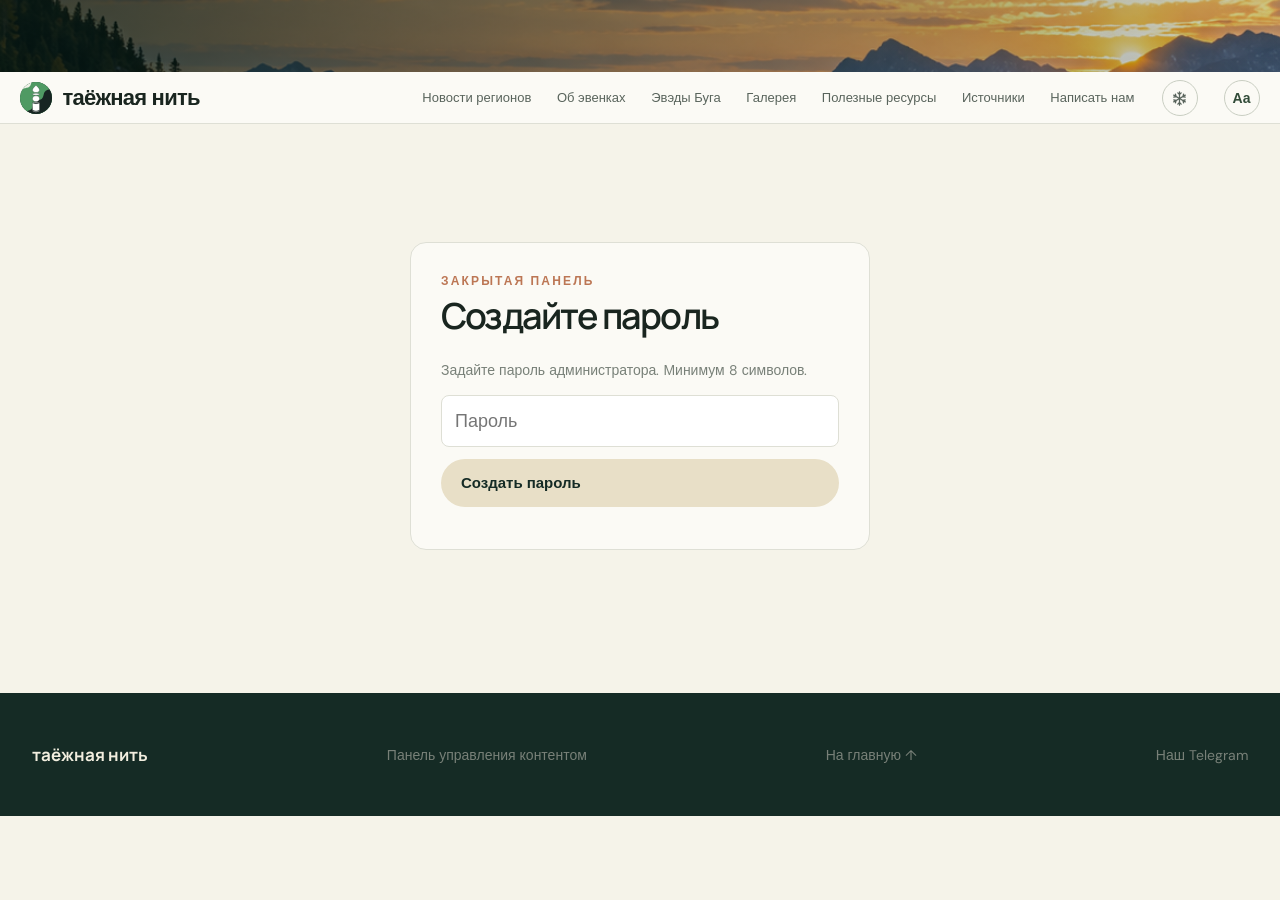
<file: admin.html>
<!doctype html><html lang="ru"><head><meta charset="utf-8"><meta name="viewport" content="width=device-width,initial-scale=1"><meta name="theme-color" content="#152b25"><title>Панель редактора — Таёжная нить</title><style>
@import url('https://fonts.googleapis.com/css2?family=DM+Sans:wght@400;500;600;700&family=Manrope:wght@400;500;600;700;800&display=swap');
:root{--pine:#152b25;--pine2:#203c32;--moss:#73846a;--cream:#f5f3e9;--paper:#fbfaf5;--ink:#19251f;--muted:#788078;--line:#dedfd5;--clay:#bc7654;--gold:#d8b276}*{box-sizing:border-box}html{scroll-behavior:smooth}body{margin:0;background:var(--cream);color:var(--ink);font-family:'DM Sans',sans-serif}a{color:inherit;text-decoration:none}button,input,select{font:inherit}button{cursor:pointer}.wrap{max-width:1240px;margin:auto;padding:0 32px}.topline{background:var(--pine);color:#d9e0d4;font-size:11px;letter-spacing:.12em;text-transform:uppercase}.topline .wrap{height:36px;display:flex;align-items:center;justify-content:space-between}.status{display:flex;gap:9px;align-items:center}.dot{width:7px;height:7px;background:#b5cb8c;border-radius:50%;box-shadow:0 0 0 4px #b5cb8c24}.nav{height:78px;border-bottom:1px solid var(--line);background:var(--paper)}.nav .wrap{height:100%;display:flex;align-items:center;justify-content:space-between}.brand{display:flex;align-items:center;gap:12px;font-family:Manrope,sans-serif;font-weight:800;letter-spacing:-.04em;font-size:23px}.brand-mark{width:36px;height:36px;border-radius:50%;display:grid;place-items:center;background:var(--pine);color:#e2d9bf}.brand-mark svg{width:22px}.navlinks{display:flex;gap:30px;color:#59645c;font-size:13px}.navlinks a:hover{color:var(--clay)}.nav-cta{border:1px solid #bdc3b6;border-radius:30px;padding:10px 16px;font-size:12px}.hero{background:var(--pine);color:#f4f0df;overflow:hidden;position:relative;min-height:470px}.hero .wrap{display:grid;grid-template-columns:1.15fr .85fr;min-height:470px;align-items:center;position:relative;z-index:1}.eyebrow{color:#c5b28d;font-size:11px;letter-spacing:.2em;text-transform:uppercase;font-weight:700}.hero h1{font:500 clamp(48px,7vw,84px)/.98 Manrope,sans-serif;letter-spacing:-.065em;margin:23px 0 20px;max-width:660px}.hero h1 em{color:#c6b895;font-style:normal}.hero p{color:#c1c9bb;max-width:490px;line-height:1.7;font-size:15px}.hero-actions{display:flex;gap:12px;margin-top:30px}.btn{border:0;border-radius:30px;padding:14px 20px;font-weight:600;font-size:13px;display:inline-flex;align-items:center;gap:10px}.btn-light{background:#e8dfc7;color:var(--pine)}.btn-ghost{border:1px solid #617066;color:#e6ebdf;background:transparent}.hero-art{height:390px;position:relative}.sun{width:170px;height:170px;position:absolute;top:36px;right:88px;background:linear-gradient(145deg,#d9bf86,#927d58);border-radius:50%;opacity:.8}.ridge{position:absolute;bottom:0;left:-40px;width:130%;height:230px;background:#294338;clip-path:polygon(0 66%,13% 34%,28% 60%,47% 15%,62% 54%,78% 20%,100% 62%,100% 100%,0 100%)}.ridge.back{bottom:8px;background:#20382e;clip-path:polygon(0 48%,16% 66%,35% 17%,51% 52%,72% 8%,100% 65%,100% 100%,0 100%);opacity:.75}.forest{position:absolute;bottom:0;right:0;width:115%;height:180px;display:flex;align-items:end;justify-content:space-around;opacity:.9}.tree{width:0;height:0;border-left:17px solid transparent;border-right:17px solid transparent;border-bottom:80px solid #132720;position:relative;margin:0 7px}.tree:before{content:'';position:absolute;left:-13px;top:25px;border-left:13px solid transparent;border-right:13px solid transparent;border-bottom:60px solid #132720}.tree:after{content:'';position:absolute;left:-9px;top:51px;border-left:9px solid transparent;border-right:9px solid transparent;border-bottom:44px solid #132720}.tree:nth-child(2n){transform:scale(1.25);border-bottom-color:#182d25}.tree:nth-child(2n):before,.tree:nth-child(2n):after{border-bottom-color:#182d25}.hero-caption{position:absolute;bottom:28px;right:5px;color:#a9b4a7;font-size:10px;letter-spacing:.13em;text-transform:uppercase}.stats{background:#e9e7dc;border-bottom:1px solid var(--line)}.stats .wrap{display:flex;align-items:center;gap:0;min-height:85px}.stat{padding:0 28px;border-right:1px solid #d3d4c8}.stat:first-child{padding-left:0}.stat:last-child{border:0}.stat strong{font:700 20px Manrope,sans-serif;color:var(--pine);display:block}.stat span{font-size:10px;letter-spacing:.08em;text-transform:uppercase;color:#7c8378}.section{padding:76px 0}.section-head{display:flex;justify-content:space-between;align-items:end;margin-bottom:30px}.section-kicker{font-size:10px;letter-spacing:.18em;text-transform:uppercase;color:var(--clay);font-weight:700}.section h2{font:600 clamp(29px,4vw,44px)/1.1 Manrope,sans-serif;letter-spacing:-.05em;margin:9px 0 0}.section-intro{color:var(--muted);font-size:13px;max-width:365px;line-height:1.6}.news-area{background:var(--paper)}.filters{display:flex;gap:8px;flex-wrap:wrap;margin-bottom:17px}.chip{border:1px solid var(--line);background:transparent;border-radius:30px;padding:9px 14px;font-size:11px;color:#626b61}.chip.active,.chip:hover{background:var(--pine);border-color:var(--pine);color:#f5f3e9}.search-row{display:flex;gap:12px;margin-bottom:28px}.searchbox{position:relative;flex:1}.searchbox input{width:100%;border:1px solid var(--line);border-radius:10px;padding:14px 16px 14px 42px;background:#fffefa;outline:none;font-size:13px}.searchbox input:focus{border-color:#829178}.search-icon{position:absolute;left:15px;top:14px;color:#7e897c}.sort{border:1px solid var(--line);border-radius:10px;padding:0 14px;background:#fffefa;color:#5b645c;font-size:12px}.news-grid{display:grid;grid-template-columns:repeat(4,minmax(0,1fr));gap:16px}.news-card{background:#fffefa;border:1px solid #e5e4da;border-radius:14px;padding:22px;min-height:224px;display:flex;flex-direction:column;transition:transform .2s,box-shadow .2s}.news-card:hover{transform:translateY(-3px);box-shadow:0 10px 25px #1833290b}.card-meta{display:flex;align-items:center;justify-content:space-between;font-size:10px;color:#8a8e84;text-transform:uppercase;letter-spacing:.08em}.region-tag{color:#63765d;background:#edf0e7;padding:6px 9px;border-radius:20px}.news-card h3{font:600 18px/1.3 Manrope,sans-serif;letter-spacing:-.025em;margin:20px 0 10px}.news-card p{font-size:12px;color:#697168;line-height:1.55;margin:0 0 20px}.card-foot{margin-top:auto;display:flex;justify-content:space-between;align-items:center;font-size:11px;color:#858c82}.card-foot a{color:#49654e;font-weight:700}.demo-note{display:inline-flex;gap:8px;align-items:center;color:#7b806f;font-size:11px;margin-top:18px}.demo-note span{width:17px;height:17px;border:1px solid #aaa98e;border-radius:50%;display:grid;place-items:center;font-size:10px}.no-results{grid-column:1/-1;padding:48px 20px;text-align:center;color:#7d857a;border:1px dashed var(--line);border-radius:14px}.regions{padding:76px 0;background:#e9e7dc}.region-layout{display:grid;grid-template-columns:.8fr 1.2fr;gap:50px;align-items:center}.region-map{height:290px;background:#d7d9cc;border-radius:16px;position:relative;overflow:hidden;display:grid;place-items:center}.map-lines{position:absolute;inset:0;opacity:.5;background:linear-gradient(30deg,transparent 48%,#b4b9a8 49%,transparent 50%),linear-gradient(150deg,transparent 48%,#b4b9a8 49%,transparent 50%);background-size:75px 75px}.map-shape{width:75%;height:65%;background:#65795e;clip-path:polygon(7% 23%,24% 14%,32% 23%,43% 6%,55% 18%,69% 11%,78% 24%,96% 31%,82% 43%,88% 56%,72% 59%,67% 77%,55% 72%,47% 91%,35% 79%,21% 83%,19% 67%,7% 60%,14% 43%,2% 37%);position:relative;filter:drop-shadow(0 7px 8px #152b2522)}.pin{position:absolute;width:9px;height:9px;background:#e6c785;border:2px solid var(--pine);border-radius:50%;box-shadow:0 0 0 5px #e6c78533}.pin:nth-child(1){top:32%;left:29%}.pin:nth-child(2){top:46%;left:43%}.pin:nth-child(3){top:36%;left:57%}.pin:nth-child(4){top:55%;left:67%}.pin:nth-child(5){top:63%;left:53%}.map-label{position:absolute;bottom:16px;left:18px;font-size:9px;letter-spacing:.14em;color:#778070;text-transform:uppercase}.region-list{display:grid;grid-template-columns:1fr 1fr;gap:9px}.region-item{padding:13px 14px;border:1px solid #d6d7cb;border-radius:9px;font-size:12px;color:#425044;display:flex;align-items:center;gap:10px;background:#efeee6}.region-item b{font-size:9px;color:#9a7658;letter-spacing:.08em}.region-note{font-size:11px;line-height:1.6;color:#7d8379;margin-top:16px}.about{background:var(--paper)}.about-grid{display:grid;grid-template-columns:repeat(3,1fr);gap:16px}.about-card{padding:25px;background:#f3f2e9;border-radius:14px;min-height:245px}.about-icon{width:38px;height:38px;background:#e4e5d7;border-radius:50%;display:grid;place-items:center;font-size:17px}.about-card h3{font:600 19px Manrope,sans-serif;letter-spacing:-.03em;margin:19px 0 10px}.about-card p{font-size:12px;line-height:1.7;color:#70786e;margin:0}.about-card a{display:inline-block;margin-top:18px;color:#536b4f;font-size:11px;font-weight:700}.quote-band{background:#d9dfd1;padding:50px 0}.quote-band .wrap{display:grid;grid-template-columns:40px 1fr auto;gap:22px;align-items:center}.quote-mark{font:60px Georgia;color:#839176;line-height:.8}.quote-band blockquote{margin:0;font:500 21px/1.45 Manrope,sans-serif;letter-spacing:-.025em;max-width:760px}.quote-band cite{font-style:normal;font-size:10px;color:#707a6d;letter-spacing:.1em;text-transform:uppercase}.sources{padding:52px 0}.sources h2{font:600 20px Manrope}.source-links{display:flex;gap:10px;flex-wrap:wrap;margin-top:18px}.source-links a{font-size:11px;color:#586951;border-bottom:1px solid #aeb7a5;padding-bottom:3px}.footer{background:var(--pine);color:#e8e6d8;padding:28px 0}.footer .wrap{display:flex;justify-content:space-between;align-items:center;font-size:11px;color:#bac4b7}.footer strong{font:700 15px Manrope;color:#f2eedf}.menu{display:none}
@media(max-width:800px){.wrap{padding:0 20px}.navlinks{display:none}.nav-cta{display:none}.menu{display:block;border:0;background:none;font-size:22px;color:var(--pine)}.hero .wrap{grid-template-columns:1fr;min-height:570px;align-items:start;padding-top:64px}.hero-art{position:absolute;right:-70px;bottom:0;width:64%;height:280px;opacity:.8}.hero h1{font-size:61px}.hero p{max-width:420px}.hero-caption{display:none}.stats .wrap{overflow:auto}.stat{min-width:max-content;padding:0 18px}.section{padding:58px 0}.news-grid{grid-template-columns:repeat(2,1fr)}.region-layout{grid-template-columns:1fr;gap:26px}.region-map{height:230px}.quote-band .wrap{grid-template-columns:25px 1fr}.quote-band cite{grid-column:2}.about-grid{grid-template-columns:1fr 1fr}}
@media(max-width:520px){.topline .wrap{font-size:9px}.topline .wrap span:last-child{display:none}.hero .wrap{min-height:560px;padding-top:52px}.hero h1{font-size:54px}.hero p{font-size:13px;max-width:320px}.hero-art{width:90%;right:-95px;height:235px}.btn{padding:12px 15px;font-size:11px}.stats .wrap{min-height:75px}.stat strong{font-size:17px}.stat span{font-size:8px}.section-head{display:block}.section-intro{margin-top:12px}.search-row{flex-direction:column}.sort{height:42px}.news-grid{grid-template-columns:1fr}.news-card{min-height:195px}.region-list{grid-template-columns:1fr}.region-map{height:200px}.about-grid{grid-template-columns:1fr}.about-card{min-height:unset}.quote-band blockquote{font-size:17px}.footer .wrap{align-items:flex-start;gap:12px;flex-direction:column}}
.search-row{justify-content:flex-end}</style>
<style>.nav{position:sticky;top:0;z-index:20;box-shadow:0 4px 18px #152b2508}.hero:before{content:"";position:absolute;inset:0;background:linear-gradient(90deg,rgba(15,34,27,.92),rgba(18,39,31,.78) 52%,rgba(18,39,31,.48)),url("https://images.unsplash.com/photo-1705574429259-dc47c7504314?auto=format&fit=crop&w=2200&q=85") center 46%/cover no-repeat;opacity:.9;z-index:0}.source-form{display:grid;grid-template-columns:1fr 1.5fr auto;gap:10px;margin:20px 0 14px}.source-form input{border:1px solid var(--line);border-radius:9px;padding:13px 14px;background:#fffefa;font-size:12px;min-width:0}.source-list{display:grid;gap:8px}.source-row{display:flex;align-items:center;justify-content:space-between;padding:12px 14px;border:1px solid var(--line);border-radius:9px;background:#fffefa;font-size:12px}.source-row small{display:block;color:#8a9187;margin-top:4px}.remove-source{border:1px solid #dfcfc3;color:#98674c;background:transparent;border-radius:20px;padding:7px 10px;font-size:11px}@media(max-width:800px){.source-form{grid-template-columns:1fr 1fr}.source-form button{grid-column:1/-1;justify-content:center}}</style>
<style>@media(max-width:800px){.nav .wrap{gap:8px}.navlinks{display:flex;gap:10px;font-size:10px;white-space:nowrap}.nav-cta{display:inline-block;padding:8px;font-size:10px;white-space:nowrap}.menu{display:none}}@media(max-width:520px){.brand{font-size:15px;gap:7px}.brand-mark{width:30px;height:30px}.navlinks{font-size:9px;gap:6px}.nav-cta{font-size:9px;padding:7px}}.regions[id="regions"],.gallery[id="gallery"]{scroll-margin-top:125px}.auth-overlay{position:fixed;inset:0;z-index:60;background:#101b17b8;display:grid;place-items:center;padding:20px}.auth-overlay[hidden]{display:none}.auth-box{position:relative;background:#fbfaf5;border-radius:16px;padding:30px;max-width:400px;width:100%;display:grid;gap:14px}.auth-box h2{margin:0;font:600 28px Manrope,sans-serif}.auth-box p{font-size:13px;color:#697168}.auth-box input{padding:13px;border:1px solid var(--line);border-radius:8px}.auth-close{position:absolute;right:14px;top:10px;border:0;background:none;font-size:25px;color:#697168}#authError{font-size:12px;color:#9a543d}.quote-edit{display:grid;gap:8px;border:1px solid var(--line);padding:13px;border-radius:10px;background:#fffefa;margin-top:9px}.quote-edit textarea,.quote-edit input{padding:10px;border:1px solid var(--line);border-radius:7px;font:inherit;font-size:12px}.regions[id="regions"]{scroll-margin-top:90px}</style>
<style>.wrap{width:100%;max-width:none;padding-left:clamp(14px,1.6vw,28px);padding-right:clamp(14px,1.6vw,28px)}.filters{display:grid;grid-template-columns:repeat(6,minmax(0,1fr));gap:10px}.filters .chip{min-width:0;min-height:52px;border-radius:12px;padding:9px 12px;text-align:center;line-height:1.25;white-space:normal;overflow-wrap:anywhere;display:flex;justify-content:center;align-items:center;transition:background .18s,color .18s,border-color .18s}.filters .chip:hover,.filters .chip:focus-visible{background:#203c32;border-color:#203c32;color:#f5f3e9}.filters .chip.active{background:#152b25;border-color:#152b25;color:#f5f3e9}.filters .chip.active:hover{background:#203c32;border-color:#203c32}@media(max-width:1000px){.filters{grid-template-columns:repeat(3,minmax(0,1fr))}}@media(max-width:600px){.wrap{padding-left:14px;padding-right:14px}.filters{grid-template-columns:repeat(2,minmax(0,1fr));gap:8px}.filters .chip{min-height:48px;padding:8px 9px;font-size:11px}.navlinks{gap:5px}.navlinks a{font-size:9px}.navlinks a:first-child{font-size:0}.navlinks a:first-child:after{content:"Новости";font-size:9px}}@media(max-width:360px){.brand{font-size:13px}.brand-mark{width:27px;height:27px}.navlinks{gap:4px}}.topline{position:sticky;top:0;z-index:22}.nav{position:sticky;top:36px;z-index:21}.brand{font-size:23px}.gallery{background:#e9e7dc}.gallery-empty{margin-top:26px;min-height:190px;padding:30px;border-radius:14px;border:1px dashed #bfc5b8;background:#f3f2e9;display:flex;flex-direction:column;align-items:center;justify-content:center;text-align:center;color:#687365}.gallery-symbol{font-size:26px;color:#829177}.gallery-empty p{max-width:540px;line-height:1.65}.gallery-empty small{font-size:11px;color:#8a9086}</style>
<style>(max-width:600px){.brand{font-size:15px}.brand-mark{width:30px;height:30px}}@media(max-width:360px){.brand{font-size:13px}.brand-mark{width:27px;height:27px}}</style>
<style>.hero .wrap{grid-template-columns:minmax(0,1fr)}.hero h1{max-width:none;width:100%;font-size:min(clamp(72px,10.5vw,126px),calc((100vw - 32px)/10));letter-spacing:-.065em}.hero p{max-width:none;width:100%;white-space:nowrap}.filters .chip:hover,.filters .chip:focus-visible,.filters .chip.active:hover{color:#e1c98e}@media(max-width:800px){.hero h1{font-size:clamp(44px,8vw,64px)}.hero p{white-space:normal}}@media(max-width:600px){.hero h1{font-size:clamp(29px,8vw,42px);letter-spacing:-.055em}.hero p{font-size:13px;max-width:100%}}</style>
<style>button,.btn,.chip,.nav-cta,.region-item,.remove-source{transition:background-color .18s ease,color .18s ease,border-color .18s ease,transform .18s ease}button:hover,.btn:hover,.chip:hover,.nav-cta:hover,.region-item:hover,.remove-source:hover{background-color:#203c32;border-color:#203c32;color:#f5f3e9}button:focus-visible,.btn:focus-visible,.chip:focus-visible,.nav-cta:focus-visible,.region-item:focus-visible,.remove-source:focus-visible{outline:2px solid #d8b276;outline-offset:3px}.btn-light:hover{background-color:#c5d0b2;color:#152b25}.btn-ghost:hover{background-color:#29483b;border-color:#a1b29d;color:#fff}.chip.active:hover{background-color:#203c32;color:#e1c98e}.news-card .card-foot a,.about-card a,.source-links a{transition:color .18s ease}.news-card .card-foot a:hover,.about-card a:hover,.source-links a:hover{color:#bc7654}</style>
<style>.stats .wrap{display:grid;grid-template-columns:repeat(6,minmax(0,1fr));align-items:stretch;gap:0}.stats .stat{min-width:0}.stats .stat:nth-child(5){border-right:0}.stat-context{grid-column:1/-1;margin:12px 0 0;color:#788078;font-size:10px;line-height:1.5}.region-list{grid-template-columns:repeat(3,minmax(0,1fr))}@media(max-width:900px){.stats .wrap{grid-template-columns:repeat(2,minmax(0,1fr))}.stats .stat{padding:12px 14px;border-bottom:1px solid #d3d4c8}.stats .stat:last-of-type{border-right:0}.region-list{grid-template-columns:repeat(2,minmax(0,1fr))}}@media(max-width:520px){.stats .wrap{grid-template-columns:repeat(2,minmax(0,1fr));overflow:visible}.stat strong{font-size:15px}.stat span{font-size:8px}}</style>
<style>.stats .stat:nth-child(5){border-right:0}.stat-context a{color:#536b4f;text-decoration:underline;text-underline-offset:2px}</style>
<style>.stats .stat{display:flex;flex-direction:column;justify-content:center;min-height:85px}</style>
<style>.source-form{grid-template-columns:1fr 1.4fr 1.8fr auto}</style>
<style>.filters .chip{aspect-ratio:1/1;min-height:0;position:relative;isolation:isolate;overflow:hidden;display:flex;align-items:flex-end;justify-content:flex-start;padding:clamp(12px,1.2vw,20px);border-radius:16px;font-size:clamp(12px,1.05vw,17px);font-weight:600;text-align:left}.filters .chip::before{content:attr(data-symbol);position:absolute;z-index:-1;right:.02em;bottom:-.19em;font:400 clamp(78px,8vw,150px)/1 Georgia,serif;color:#73846a;opacity:.18;pointer-events:none;filter:grayscale(1);transition:opacity .2s,color .2s}.filters .chip>span{position:relative;z-index:1;max-width:100%;line-height:1.3}.filters .chip:hover::before,.filters .chip:focus-visible::before{opacity:.32;color:#d8b276}.filters .chip.active::before{color:#e8eddf;opacity:.2}.filters .chip.active:hover::before{opacity:.3}(max-width:1000px){.filters .chip{aspect-ratio:1/1}}(max-width:600px){.filters .chip{padding:11px;border-radius:13px;font-size:12px}}(max-width:360px){.filters .chip{padding:9px;font-size:10px}}</style>
<style>.news-area{background:#e8e9df}.news-card{background:#fbfaf5;border-color:#d4d9cb;box-shadow:0 5px 18px #152b250a}.news-card:hover{background:#f1f3e9;border-color:#b9c5af}.archive-link-row{display:flex;justify-content:center;margin-top:28px}.archive-link{display:inline-flex;align-items:center;gap:12px;padding:14px 22px;border-radius:30px;background:#152b25;color:#f5f3e9;font-weight:700;font-size:13px;transition:background .2s,color .2s}.archive-link:hover{background:#345543;color:#e8d8a8}(max-width:520px){.archive-link-row{margin-top:22px}}</style>
<style>.topline{background-color:#0b211b;background-image:linear-gradient(110deg,rgba(5,22,17,.97) 0%,rgba(8,27,21,.91) 38%,rgba(13,34,27,.78) 72%,rgba(15,38,30,.72) 100%),url("https://images.unsplash.com/photo-1705574429259-dc47c7504314?auto=format&fit=crop&w=2200&q=85");background-position:center 36%;background-size:cover}</style>
<style>.topline{position:sticky;top:0;z-index:40}.nav{position:sticky;top:36px;z-index:39}</style><style>.topline{position:sticky;top:0;z-index:40}.nav{position:sticky;top:36px;z-index:39}.navlinks{display:flex!important;gap:clamp(10px,2vw,30px);flex-wrap:wrap}.menu{display:none}.admin-main{padding:55px 0 80px}.admin-main h1{font:600 clamp(36px,6vw,58px)/1.05 Manrope,sans-serif;letter-spacing:-.05em;margin:8px 0 24px}.admin-card{background:#fbfaf5;border:1px solid #dedfd5;border-radius:14px;padding:24px;margin:20px 0}.admin-card h2{font:600 24px Manrope,sans-serif;margin:0 0 16px}.admin-grid{display:grid;grid-template-columns:repeat(2,minmax(0,1fr));gap:12px}.admin-card input,.admin-card textarea,.admin-card select{width:100%;padding:12px;border:1px solid #dedfd5;border-radius:8px;background:#fffefa;color:#19251f}.admin-card textarea{min-height:90px;resize:vertical}.admin-form{display:grid;gap:12px}.admin-form .btn{width:max-content}.admin-items{display:grid;gap:8px;margin-top:14px}.admin-item{display:flex;justify-content:space-between;gap:14px;align-items:center;padding:12px;border:1px solid #dedfd5;border-radius:8px;background:#fffefa;font-size:13px}.admin-item small{display:block;color:#788078;margin-top:3px}.admin-item button{border:1px solid #dfcfc3;color:#98674c;background:transparent;border-radius:7px;padding:7px 10px}.auth-panel{max-width:460px;margin:7vh auto;padding:30px;background:#fbfaf5;border:1px solid #dedfd5;border-radius:16px}.auth-panel h1{font-size:34px}.auth-panel form{display:grid;gap:12px}.auth-panel input{padding:13px;border:1px solid #dedfd5;border-radius:8px}.muted{font-size:12px;color:#788078;line-height:1.6}.notice{padding:12px;background:#e9e7dc;border-radius:9px;font-size:12px;color:#59645c}.gallery-admin-grid{display:grid;grid-template-columns:repeat(3,minmax(0,1fr));gap:10px;margin-top:12px}.gallery-admin-item{display:grid;gap:6px;padding:12px;border:1px solid #dedfd5;border-radius:8px;overflow-wrap:anywhere;font-size:12px}.gallery-admin-item button{justify-self:start}.footer .wrap{display:flex;justify-content:space-between;gap:20px;padding:22px 32px;color:#788078;font-size:12px}@media(max-width:700px){.nav{top:36px;height:auto}.nav .wrap{height:auto;min-height:68px;align-items:flex-start;flex-direction:column;padding-top:12px;padding-bottom:12px}.navlinks{width:100%;gap:8px 18px;font-size:12px}.admin-main{padding:34px 0}.admin-grid{grid-template-columns:1fr}.admin-card{padding:17px}.gallery-admin-grid{grid-template-columns:1fr 1fr}.footer .wrap{padding-inline:20px;flex-direction:column}}
</style><style>.editor-tools{display:flex;gap:8px;flex-wrap:wrap}.editor-tools button{border:1px solid #d4d9cb;background:#fffefa;color:#405546;border-radius:7px;padding:8px 11px;font-size:12px}.editor-tools button:hover{background:#203c32;color:#fff}.article-editor{min-height:300px;padding:18px;border:1px solid #dedfd5;border-radius:9px;background:#fffefa;line-height:1.7;overflow:auto}.article-editor:focus{outline:2px solid #b5cb8c}.article-editor img,.article-editor video{max-width:100%;height:auto;border-radius:8px}.article-editor audio{max-width:100%}.article-editor figure{padding:12px;background:#e9e7dc;border-radius:8px}.article-editor [data-media-id]{display:block;margin:14px 0}</style><style>.brand-mark{overflow:hidden}.brand-mark img{display:block;width:100%;height:100%;object-fit:cover}</style><style>.locality-edit-row{padding:16px;border:1px solid var(--line);border-radius:12px;background:#fffefa;margin:12px 0}.locality-edit-row .admin-grid{margin-bottom:8px}.locality-edit-row input,.locality-edit-row textarea,.admin-form input,.admin-form select,.admin-form textarea{min-width:0}.locality-remove{border:1px solid #d6c8bb;background:#faf2ec;color:#86543f;border-radius:8px;padding:8px 12px}.locality-fields{display:grid;grid-template-columns:repeat(2,minmax(0,1fr));gap:8px}.locality-fields input{width:100%;padding:10px;border:1px solid var(--line);border-radius:8px;background:white}@media(max-width:650px){.locality-fields{grid-template-columns:1fr}}</style><link rel="stylesheet" href="site-header.css?v=20261004-unified"><script>try{document.documentElement.dataset.season=localStorage.getItem("taiga-season-theme")||"day"}catch(e){document.documentElement.dataset.season="day"}</script><link rel="stylesheet" href="season-theme.css?v=20261031-global-font-no-lens"></head><body><div class="topline"><div class="wrap"><div class="status"><i class="dot"></i><span>Хроника народа</span></div></div></div>
<header class="nav"><div class="wrap"><a class="brand" href="index.html"><span class="brand-mark"><img src="taezhnye-golosa-sevek-mo.svg?v=20261001-logo-1" alt=""></span>таёжная нить</a><nav class="navlinks"><a href="index.html#news">Новости регионов</a><a href="history.html">Об эвенках</a><a href="map.html">Эвэды Буга</a><a href="gallery.html">Галерея</a><a href="index.html#resources">Полезные ресурсы</a><a href="sources.html">Источники</a><a href="contact.html">Написать нам</a><button class="season-toggle" type="button" aria-label="Включить полярную ночь" title="Полярная ночь" aria-pressed="false"><svg viewBox="0 0 24 24" aria-hidden="true"><path d="M20.4 15.2A8.5 8.5 0 0 1 8.8 3.6 8.6 8.6 0 1 0 20.4 15.2Z"/><path d="M16 3v3m-1.5-1.5h3"/></svg></button></nav><button class="menu" aria-label="Меню">☰</button></div></header><main class="admin-main"><div class="wrap"><div id="loginPanel" class="auth-panel"><div class="section-kicker">Закрытая панель</div><h1 id="loginTitle">Вход редактора</h1><p class="muted" id="loginHelp">Введите пароль администратора.</p><form id="loginForm"><input id="password" type="password" required autocomplete="current-password" placeholder="Пароль"><button class="btn btn-light" id="loginSubmit" type="submit">Войти</button></form><p id="loginError" role="status" class="muted"></p></div><div id="editorPanel" hidden><div class="section-kicker">Управление содержимым</div><h1>Панель редактора</h1><div class="notice">Это локальная версия: пароль и материалы хранятся в браузере на этом устройстве. Перед публикацией потребуется серверная авторизация и общее хранилище файлов.</div><section class="admin-card"><h2>Добавить новость вручную</h2><form id="newsForm" class="admin-form"><div class="admin-grid"><input type="date" id="newsDate" required><select id="newsRegion" required><option>Якутия</option><option>Красноярский край</option><option>Республика Бурятия</option><option>Забайкальский край</option><option>Иркутская область</option><option>Амурская область</option><option>Хабаровский край</option><option>Сахалинская область</option><option>Приморский край</option><option>Томская область</option><option>Тюменская область</option><option>Еврейская автономная область</option><option>Зарубежные источники</option></select></div><input id="newsTitle" required placeholder="Заголовок новости"><textarea id="newsDesc" required placeholder="Краткое описание"></textarea><div class="admin-grid"><input id="newsSource" required placeholder="Источник публикации"><input id="newsLink" type="url" placeholder="Ссылка на оригинал (необязательно)"></div><button class="btn btn-light" type="submit">Опубликовать в ленте +</button></form><div id="newsItems" class="admin-items"></div></section><section class="admin-card"><h2>Материалы галереи</h2><p class="muted">Изображения, видео, аудио, PDF и текстовые документы. Поддерживаются распространённые форматы; файлы загружаются в хранилище браузера.</p><input id="mediaFiles" type="file" multiple accept="image/*,video/*,audio/*,.pdf,.txt,.md,.rtf,.doc,.docx,.odt,.csv,.odf,.odp,.xls,.xlsx,.ppt,.pptx"><div id="mediaItems" class="gallery-admin-grid"></div></section><section class="admin-card"><h2>Страницы «История», «Культура», «Язык»</h2><p class="muted">Выберите страницу, отредактируйте текст и вставьте в него изображение, видео, аудио или документ.</p><div class="admin-form"><select id="articleSelect"><option value="history">История</option><option value="culture">Культура</option><option value="language">Язык</option></select><div class="editor-tools"><button type="button" data-command="bold">Жирный</button><button type="button" data-command="italic">Курсив</button><button type="button" data-command="insertUnorderedList">Список</button><button type="button" data-command="formatBlock" data-value="h2">Подзаголовок</button><button type="button" id="insertMedia">Вставить медиафайл +</button><input id="articleMediaFile" type="file" accept="image/*,video/*,audio/*,.pdf,.txt,.md,.rtf,.doc,.docx,.odt,.csv,.odf,.odp,.xls,.xlsx,.ppt,.pptx" hidden></div><div id="articleEditor" class="article-editor" contenteditable="true" role="textbox" aria-multiline="true"></div><button id="saveArticle" class="btn btn-light" type="button">Сохранить страницу</button><p id="articleSaved" class="muted" aria-live="polite"></p></div></section><section class="admin-card"><h2>Источники новостей</h2><form id="sourceForm" class="admin-form"><div class="admin-grid"><select id="sourceRegion"><option value="Все регионы">Общероссийский источник</option><option>Республика Саха (Якутия)</option><option>Красноярский край</option><option>Республика Бурятия</option><option>Забайкальский край</option><option>Иркутская область</option><option>Амурская область</option><option>Хабаровский край</option><option>Сахалинская область</option><option>Приморский край</option><option>Томская область</option><option>Тюменская область</option><option>Еврейская автономная область</option><option>Зарубежные источники</option></select><input id="sourceName" required placeholder="Название источника"></div><div class="admin-grid"><input id="sourceUrl" type="url" required placeholder="https:// или адрес RSS"><button class="btn btn-light" type="submit">Добавить адрес +</button></div></form><div id="sourceItems" class="admin-items"></div></section><section class="admin-card"><h2>Населённые пункты на карте</h2><p class="muted">Добавляйте населённый пункт или территорию, координаты, сведения о населении, языках и источник. Демографические данные примеров пока требуют проверки.</p><form id="localityForm" class="admin-form"><div class="admin-grid"><select id="localityKind"><option value="settlement">Населённый пункт</option><option value="territory">Территория / район</option></select><select id="localityRegion"><option>Республика Саха (Якутия)</option><option>Красноярский край</option><option>Республика Бурятия</option><option>Забайкальский край</option><option>Иркутская область</option><option>Амурская область</option><option>Хабаровский край</option><option>Сахалинская область</option><option>Приморский край</option><option>Томская область</option><option>Тюменская область</option><option>Общие новости</option><option>Новости на эвенкийском</option></select></div><div class="admin-grid"><input id="localityName" required placeholder="Название населённого пункта"><input id="localityCoords" required placeholder="Координаты: широта, долгота"></div><div class="admin-grid"><input id="localityResidents" placeholder="Население (например, более 1 000)"><input id="localityEvenki" placeholder="Эвенков (например, около 800)"></div><input id="localityLanguages" placeholder="Языки через запятую"><div class="admin-grid"><input id="localitySource" type="url" placeholder="Ссылка на источник сведений"><input id="localityNote" placeholder="Примечание, дата данных"></div><button class="btn btn-light" type="submit">Добавить на карту +</button></form><div id="localityItems" class="admin-items"></div><button id="saveLocalities" class="btn btn-light" type="button">Сохранить изменения</button><p id="localitySaved" class="muted" aria-live="polite"></p></section><section class="admin-card"><h2>Цитаты на главной</h2><p class="muted">При каждом открытии сайта показывается новая цитата. Сохранённый здесь список действует в этом браузере; общий набор для посетителей задаётся в файле quote-data.js и публикуется вместе с сайтом.</p><div id="quoteItems" class="admin-items"></div><button id="addQuote" class="btn btn-light" type="button">Добавить цитату +</button><button id="saveQuotes" class="btn btn-light" type="button">Сохранить цитаты</button></section></div></div></main><footer class="footer"><div class="wrap"><strong>таёжная нить</strong><span>Панель управления контентом</span><a href="index.html">На главную ↑</a><a href="https://t.me/taiga_thread" target="_blank" rel="noopener noreferrer">Наш Telegram</a></div></footer><script src="article-content.js"></script><script src="quote-data.js?v=20261001-4"></script><script>
const PASS='taezhnaya-nit-admin-pass',NEWS='taezhnaya-nit-manual-news-v1',SOURCES='taezhnaya-nit-sources-v1',QUOTES='taezhnaya-nit-quotes-v3',LOCALITIES='taezhnaya-nit-map-localities-v1';const login=document.getElementById('loginPanel'),editor=document.getElementById('editorPanel'),pw=localStorage.getItem(PASS);if(!pw){document.getElementById('loginTitle').textContent='Создайте пароль';document.getElementById('loginHelp').textContent='Задайте пароль администратора. Минимум 8 символов.';document.getElementById('loginSubmit').textContent='Создать пароль'}document.getElementById('loginForm').onsubmit=e=>{e.preventDefault();const value=document.getElementById('password').value,saved=localStorage.getItem(PASS);if(!saved){if(value.length<8){document.getElementById('loginError').textContent='Пароль должен содержать не менее 8 символов.';return}localStorage.setItem(PASS,value)}else if(value!==saved){document.getElementById('loginError').textContent='Пароль не подошёл.';return}login.hidden=true;editor.hidden=false;initSources();drawNews();drawMedia();drawQuotes();initLocalities()};function read(key,fallback=[]){try{return JSON.parse(localStorage.getItem(key)||JSON.stringify(fallback))}catch(e){return fallback}}function esc(v){return String(v??'').replace(/[&<>\"']/g,c=>({'&':'&amp;','<':'&lt;','>':'&gt;','\"':'&quot;',"'":'&#39;'}[c]))}
function drawNews(){const root=document.getElementById('newsItems');root.textContent='';const rows=read(NEWS);if(!rows.length){root.textContent='Пока нет добавленных новостей.';return}rows.slice().reverse().forEach((item,index)=>{const row=document.createElement('div');row.className='admin-item';const info=document.createElement('div');info.innerHTML='<strong>'+esc(item.title)+'</strong><small>'+esc(item.region)+' · '+esc(item.date)+' · '+esc(item.source)+'</small>';const del=document.createElement('button');del.textContent='Удалить';del.onclick=()=>{const list=read(NEWS);list.splice(list.length-1-index,1);localStorage.setItem(NEWS,JSON.stringify(list));drawNews()};row.append(info,del);root.append(row)})}document.getElementById('newsForm').onsubmit=e=>{e.preventDefault();const item={id:Date.now(),date:document.getElementById('newsDate').value,region:document.getElementById('newsRegion').value,title:document.getElementById('newsTitle').value.trim(),desc:document.getElementById('newsDesc').value.trim(),source:document.getElementById('newsSource').value.trim(),link:document.getElementById('newsLink').value.trim(),archiveOnly:false};const list=read(NEWS);list.push(item);localStorage.setItem(NEWS,JSON.stringify(list));e.target.reset();drawNews()};
function initSources(){const key='taezhnaya-nit-source-catalog-v2';if(!localStorage.getItem(key)){const defaults=[{"name":"КМНСОЮЗ-NEWS","url":"https://news.kmnsoyuz.ru/","region":"Все регионы"},{"name":"Новостной сайт ПОРА","url":"https://goarctic.ru/","region":"Все регионы"},{"name":"РАИПОН","url":"https://raipon.info/","region":"Все регионы"},{"name":"Атлас языков и культур народов России","url":"https://atlaskmns.ru/","region":"Все регионы"},{"name":"ТАСС","url":"https://tass.ru/","region":"Все регионы"},{"name":"ТАСС","url":"https://tass.ru/arktika-segodnya","region":"Все регионы"},{"name":"РИА Новости","url":"https://ria.ru/","region":"Все регионы"},{"name":"Российская газета","url":"https://rg.ru/","region":"Все регионы"},{"name":"Интерфакс","url":"https://www.interfax.ru/","region":"Все регионы"},{"name":"РБК","url":"https://www.rbc.ru/","region":"Все регионы"},{"name":"Коммерсантъ","url":"https://www.kommersant.ru/","region":"Все регионы"},{"name":"Национальный акцент","url":"https://nazaccent.ru/","region":"Все регионы"},{"name":"ФедералПресс","url":"https://fedpress.ru/","region":"Все регионы"},{"name":"ЭтноИнфо","url":"https://ethnoinfo.ru/","region":"Все регионы"},{"name":"Газета «Эвенкийская жизнь»","url":"https://evenkya.gosuslugi.ru/dlya-zhiteley/uslugi-i-servisy/sredstva-massovoy-informatsii/munitsipalnaya-gazeta-evenkiyskaya-zhi","region":"Красноярский край"},{"name":"«Эвенкийская жизнь»","url":"https://t.me/evenkya_life","region":"Красноярский край"},{"name":"«Эвенкийская жизнь»","url":"https://t.me/s/evenkya_life","region":"Красноярский край"},{"name":"«Таймырский телеграф»","url":"https://www.ttelegraf.ru/","region":"Красноярский край"},{"name":"«Заполярная правда»","url":"https://gazetazp.ru/","region":"Красноярский край"},{"name":"«Красноярский рабочий»","url":"https://krasrab.ru/","region":"Красноярский край"},{"name":"ГТРК «Красноярск»","url":"https://krasnoyarsk.rfn.ru/","region":"Красноярский край"},{"name":"Официальный портал Эвенкийского муниципального района","url":"https://evenkya.gosuslugi.ru/","region":"Красноярский край"},{"name":"Официальный сайт Таймырского Долгано-Ненецкого района","url":"https://таймыр.рф/","region":"Красноярский край"},{"name":"Правительство Красноярского края","url":"https://krskstate.ru/","region":"Красноярский край"},{"name":"«Илкэн»","url":"https://ilken.ru/","region":"Республика Саха (Якутия)"},{"name":"Уполномоченный по правам КМНС в РС(Я)","url":"https://iu-upkm.sakha.gov.ru/","region":"Республика Саха (Якутия)"},{"name":"«УлусМедиа»","url":"https://ulus.media/","region":"Республика Саха (Якутия)"},{"name":"«УлусМедиа»","url":"https://t.me/ulusmedia","region":"Республика Саха (Якутия)"},{"name":"ЯСИА","url":"https://ysia.ru/","region":"Республика Саха (Якутия)"},{"name":"«Якутия Daily»","url":"https://yakutia-daily.ru/","region":"Республика Саха (Якутия)"},{"name":"НВК «Саха»","url":"https://nvk-online.ru/","region":"Республика Саха (Якутия)"},{"name":"ГТРК «Саха»","url":"https://gtrksakha.ru/","region":"Республика Саха (Якутия)"},{"name":"Министерство по развитию Арктики и делам народов Севера Республики Саха (Якутия)","url":"https://minarctic.sakha.gov.ru/","region":"Республика Саха (Якутия)"},{"name":"Правительство Республики Саха (Якутия)","url":"https://sakha.gov.ru/","region":"Республика Саха (Якутия)"},{"name":"«Сахапечать»","url":"https://sakhapechat.ru/","region":"Республика Саха (Якутия)"},{"name":"Амурский государственный университет","url":"https://amursu.ru/","region":"Амурская область"},{"name":"«Амурская правда»","url":"https://ampravda.ru/","region":"Амурская область"},{"name":"ГТРК «Амур»","url":"https://amur-gtrk.ru/","region":"Амурская область"},{"name":"«Порт Амур»","url":"https://portamur.ru/","region":"Амурская область"},{"name":"AmurMedia","url":"https://amurmedia.ru/","region":"Амурская область"},{"name":"«Тындинская правда»","url":"https://tyndapr.ru/","region":"Амурская область"},{"name":"Правительство Амурской области","url":"https://amurobl.ru/","region":"Амурская область"},{"name":"Администрация Тындинского района","url":"https://tynda.ru/","region":"Амурская область"},{"name":"Администрация Селемджинского района","url":"https://adm-sel.ru/","region":"Амурская область"},{"name":"Центр эвенкийской культуры «Арун»","url":"https://arun-rb.ru/","region":"Республика Бурятия"},{"name":"Радиопередача «Биракан»","url":"https://arun-rb.ru/birakan.html","region":"Республика Бурятия"},{"name":"ГТРК «Бурятия»","url":"https://gtrkburyatia.ru/","region":"Республика Бурятия"},{"name":"«Байкал Daily»","url":"https://www.baikal-daily.ru/","region":"Республика Бурятия"},{"name":"«Информ Полис»","url":"https://www.infpol.ru/","region":"Республика Бурятия"},{"name":"«Новая Бурятия»","url":"https://newbur.ru/","region":"Республика Бурятия"},{"name":"«Буряад Улас»","url":"https://burunen.ru/","region":"Республика Бурятия"},{"name":"Администрация Баунтовского эвенкийского района","url":"https://baunt.ru/","region":"Республика Бурятия"},{"name":"Правительство Республики Бурятия","url":"https://egov-buryatia.ru/","region":"Республика Бурятия"},{"name":"Министерство культуры Республики Бурятия","url":"https://minkult03.ru/","region":"Республика Бурятия"},{"name":"«Забайкальский рабочий»","url":"https://zabrab75.ru/","region":"Забайкальский край"},{"name":"Чита.Ру","url":"https://www.chita.ru/","region":"Забайкальский край"},{"name":"ZAB.RU","url":"https://zab.ru/","region":"Забайкальский край"},{"name":"ГТРК «Чита»","url":"https://chita.rfn.ru/","region":"Забайкальский край"},{"name":"«Вести-Чита»","url":"https://vesti-chita.ru/","region":"Забайкальский край"},{"name":"Правительство Забайкальского края","url":"https://75.ru/","region":"Забайкальский край"},{"name":"Администрация Каларского округа","url":"https://kalaradm.ru/","region":"Забайкальский край"},{"name":"Администрация Тунгиро-Олёкминского округа","url":"https://tungiro-olekma.ru/","region":"Забайкальский край"},{"name":"«Телеинформ»","url":"https://www.teleinform.ru/","region":"Иркутская область"},{"name":"«Областная»","url":"https://www.ogirk.ru/","region":"Иркутская область"},{"name":"ИрСити","url":"https://ircity.ru/","region":"Иркутская область"},{"name":"«Байкал24»","url":"https://baikal24.ru/","region":"Иркутская область"},{"name":"ГТРК «Иркутск»","url":"https://irkutsk.rfn.ru/","region":"Иркутская область"},{"name":"«Сибирские новости»","url":"https://snews.ru/","region":"Иркутская область"},{"name":"Правительство Иркутской области","url":"https://irkobl.ru/","region":"Иркутская область"},{"name":"Министерство культуры Иркутской области","url":"https://irkobl.ru/sites/culture/","region":"Иркутская область"},{"name":"Министерство природных ресурсов Иркутской области","url":"https://irkobl.ru/sites/ecology/","region":"Иркутская область"},{"name":"Казачинско-Ленский район","url":"https://k-lensk.ru/","region":"Иркутская область"},{"name":"Качугский район","url":"https://kachug.irkobl.ru/","region":"Иркутская область"},{"name":"Sakhalin.info","url":"https://sakhalin.info/","region":"Сахалинская область"},{"name":"АСТВ","url":"https://astv.ru/","region":"Сахалинская область"},{"name":"«Советский Сахалин»","url":"https://sovsakh.ru/","region":"Сахалинская область"},{"name":"ГТРК «Сахалин»","url":"https://sakh.rfn.ru/","region":"Сахалинская область"},{"name":"Sakh.online","url":"https://sakh.online/","region":"Сахалинская область"},{"name":"ТИА «Острова»","url":"https://tia-ostrova.ru/","region":"Сахалинская область"},{"name":"Правительство Сахалинской области","url":"https://sakhalin.gov.ru/","region":"Сахалинская область"},{"name":"Министерство культуры Сахалинской области","url":"https://culture.sakhalin.gov.ru/","region":"Сахалинская область"},{"name":"РИА Томск","url":"https://www.riatomsk.ru/","region":"Томская область"},{"name":"ГТРК «Томск»","url":"https://tomsk.rfn.ru/","region":"Томская область"},{"name":"«Томский обзор»","url":"https://obzor.city/","region":"Томская область"},{"name":"«Томская губерния»","url":"https://tvtomsk.ru/","region":"Томская область"},{"name":"«Красное знамя»","url":"https://tomsk-time.ru/","region":"Томская область"},{"name":"Томский государственный университет","url":"https://www.tsu.ru/","region":"Томская область"},{"name":"Томский областной краеведческий музей","url":"https://tomskmuseum.ru/","region":"Томская область"},{"name":"Администрация Томской области","url":"https://tomsk.gov.ru/","region":"Томская область"},{"name":"Департамент по культуре Томской области","url":"https://culture.tomsk.gov.ru/","region":"Томская область"},{"name":"Эвенки · ВКонтакте (поиск по содержанию публикаций)","url":"https://vk.com/evenkil","region":"Все регионы","byText":true},{"name":"Российская Арктика","url":"https://www.russian-arctic.info/","region":"Все регионы"},{"name":"Правительство Томской области · RSS новостей","url":"https://tomsk.gov.ru/news/front/rss?id=1","region":"Томская область"},{"name":"Тюменская область сегодня · RSS","url":"https://tumentoday.ru/rss/","region":"Тюменская область"}];const current=read(SOURCES);const canon=value=>{try{const u=new URL(value);let host=u.hostname.toLowerCase().replace(/^www\./,'');let path=u.pathname.replace(/\/$/,'').toLowerCase();if((host==='vk.com'||host==='vk.ru')&&path==='/evenkil')host='vk.com';return host+path+(u.search||'')}catch(e){return value}};const known=new Set(current.map(x=>canon(x.url)));defaults.forEach(x=>{const k=canon(x.url);if(!known.has(k)){current.push(x);known.add(k)}});localStorage.setItem(SOURCES,JSON.stringify(current));localStorage.setItem(key,'1')}const list=read(SOURCES);if(!list.some(x=>{try{return new URL(x.url).pathname.replace(/\/$/,'')==='/evenkil'}catch(e){return false}}))list.push({name:'Эвенки · ВКонтакте',url:'https://vk.ru/evenkil',region:'Все регионы',byText:true});localStorage.setItem(SOURCES,JSON.stringify(list));drawSources()}function drawSources(){const root=document.getElementById('sourceItems');root.textContent='';read(SOURCES).forEach((item,index)=>{const row=document.createElement('div');row.className='admin-item';const info=document.createElement('div');info.innerHTML='<strong>'+esc(item.name)+'</strong><small>'+esc(item.region||'Все регионы')+' · '+esc(item.url)+'</small>';const del=document.createElement('button');del.textContent='Удалить';del.onclick=()=>{const items=read(SOURCES);items.splice(index,1);localStorage.setItem(SOURCES,JSON.stringify(items));drawSources()};row.append(info,del);root.append(row)})}document.getElementById('sourceForm').onsubmit=e=>{e.preventDefault();const items=read(SOURCES),url=document.getElementById('sourceUrl').value.trim();if(items.some(x=>x.url===url)){document.getElementById('sourceUrl').setCustomValidity('Этот адрес уже добавлен');document.getElementById('sourceUrl').reportValidity();document.getElementById('sourceUrl').setCustomValidity('');return}items.push({name:document.getElementById('sourceName').value.trim(),url,region:document.getElementById('sourceRegion').value});localStorage.setItem(SOURCES,JSON.stringify(items));e.target.reset();drawSources()};
function normalizeQuoteSource(source){return String(source||'').replace(/\s*·\s*пересказ\b/gi,'').replace('Эвенкийские заповеди Иты (народные)','Эвенкийские заповеди Иты')}function drawQuotes(){const root=document.getElementById('quoteItems');root.textContent='';read(QUOTES,window.TAEZHNAYA_QUOTES||[]).forEach(q=>addQuote(q.text,normalizeQuoteSource(q.source),q.sourceUrl))}function addQuote(text='',source='',sourceUrl=''){const row=document.createElement('div');row.className='admin-item quote-admin-row';const quote=document.createElement('textarea');quote.placeholder='Текст цитаты';quote.value=text;const author=document.createElement('input');author.placeholder='Автор или источник';author.value=source;const url=document.createElement('input');url.type='url';url.placeholder='Ссылка на источник';url.value=sourceUrl;const remove=document.createElement('button');remove.type='button';remove.textContent='Убрать';remove.onclick=()=>row.remove();row.append(quote,author,url,remove);document.getElementById('quoteItems').append(row)}document.getElementById('addQuote').onclick=()=>addQuote();document.getElementById('saveQuotes').onclick=()=>{const rows=Array.from(document.querySelectorAll('#quoteItems .admin-item')).map(row=>{const inputs=row.querySelectorAll('input');return{text:row.querySelector('textarea').value.trim(),source:inputs[0].value.trim(),sourceUrl:inputs[1].value.trim()}}).filter(q=>q.text);localStorage.setItem(QUOTES,JSON.stringify(rows));localStorage.removeItem('taezhnaya-nit-last-quote-v3');alert('Цитаты сохранены')};
const seedLocalities=[{id:'iengra',kind:'settlement',name:'Иенгра',region:'Республика Саха (Якутия)',lat:56.22354,lon:124.84842,residents:'более 1 000',evenki:'около 800',languages:'русский, эвенкийский',source:'',note:'Предварительные данные из редакционной заметки; требуют подтверждения.'},{id:'zhilinda',kind:'settlement',name:'Жилинда',region:'Республика Саха (Якутия)',lat:70.139529,lon:113.988385,residents:'более 700',evenki:'около 600',languages:'якутский, русский',source:'',note:'Предварительные данные из редакционной заметки; требуют подтверждения.'}];
function initLocalities(){if(localStorage.getItem(LOCALITIES)===null)localStorage.setItem(LOCALITIES,JSON.stringify(seedLocalities));drawLocalities()}
function drawLocalities(){const root=document.getElementById('localityItems');root.textContent='';read(LOCALITIES,seedLocalities).forEach(item=>{const row=document.createElement('div');row.className='locality-edit-row';row.dataset.id=item.id;const title=document.createElement('strong');title.textContent=item.name+' · '+(item.kind==='territory'?'территория':'населённый пункт');row.append(title);const fields=document.createElement('div');fields.className='locality-fields';[['name','Название'],['region','Регион'],['lat','Широта'],['lon','Долгота'],['residents','Население'],['evenki','Эвенков'],['languages','Языки'],['source','Ссылка на источник'],['note','Примечание']].forEach(([key,placeholder])=>{const input=document.createElement('input');input.dataset.field=key;input.placeholder=placeholder;input.value=item[key]??'';fields.append(input)});const remove=document.createElement('button');remove.type='button';remove.className='locality-remove';remove.textContent='Убрать';remove.onclick=()=>{row.remove();saveLocalities(false)};row.append(fields,remove);root.append(row)});document.getElementById('localitySaved').textContent=''}
function saveLocalities(show=true){const rows=[...document.querySelectorAll('.locality-edit-row')].map(row=>{const old=read(LOCALITIES,seedLocalities).find(x=>x.id===row.dataset.id)||{};const item={...old};row.querySelectorAll('[data-field]').forEach(input=>item[input.dataset.field]=input.value.trim());item.lat=Number(item.lat);item.lon=Number(item.lon);return item}).filter(x=>x.name&&Number.isFinite(x.lat)&&Number.isFinite(x.lon));localStorage.setItem(LOCALITIES,JSON.stringify(rows));if(show)document.getElementById('localitySaved').textContent='Изменения сохранены.';drawLocalities()}
document.getElementById('saveLocalities').onclick=()=>saveLocalities();document.getElementById('localityForm').onsubmit=e=>{e.preventDefault();const [lat,lon]=document.getElementById('localityCoords').value.split(',').map(Number);if(!Number.isFinite(lat)||!Number.isFinite(lon)||lat < -90||lat > 90||lon < -180||lon > 180){alert('Введите координаты в формате широта, долгота.');return}const rows=read(LOCALITIES,seedLocalities);rows.push({id:'place-'+Date.now(),kind:document.getElementById('localityKind').value,region:document.getElementById('localityRegion').value,name:document.getElementById('localityName').value.trim(),lat,lon,residents:document.getElementById('localityResidents').value.trim(),evenki:document.getElementById('localityEvenki').value.trim(),languages:document.getElementById('localityLanguages').value.trim(),source:document.getElementById('localitySource').value.trim(),note:document.getElementById('localityNote').value.trim()});localStorage.setItem(LOCALITIES,JSON.stringify(rows));e.target.reset();drawLocalities();document.getElementById('localitySaved').textContent='Населённый пункт добавлен на карту.'};
const DB='taezhnaya-nit-gallery-v1',STORE='media';let db;if(window.indexedDB){const req=indexedDB.open(DB,1);req.onupgradeneeded=()=>req.result.createObjectStore(STORE,{keyPath:'id',autoIncrement:true});req.onsuccess=()=>{db=req.result;drawMedia()}}else document.getElementById('mediaItems').textContent='Файловое хранилище недоступно; откройте сайт через локальный сервер.';document.getElementById('mediaFiles').onchange=e=>{if(!db){alert('Не удалось открыть хранилище.');return}const tx=db.transaction(STORE,'readwrite');Array.from(e.target.files).forEach(file=>{const kind=file.type.startsWith('image/')?'image':file.type.startsWith('video/')?'video':file.type.startsWith('audio/')?'audio':'document';tx.objectStore(STORE).add({name:file.name,kind,file,created:Date.now()})});tx.oncomplete=drawMedia;e.target.value=''};function drawMedia(){if(!db)return;const root=document.getElementById('mediaItems');root.textContent='';db.transaction(STORE,'readonly').objectStore(STORE).getAll().onsuccess=e=>e.target.result.forEach(item=>{const row=document.createElement('div');row.className='gallery-admin-item';const name=document.createElement('strong');name.textContent=item.name;const meta=document.createElement('small');meta.textContent=item.kind;const del=document.createElement('button');del.textContent='Удалить';del.onclick=()=>{db.transaction(STORE,'readwrite').objectStore(STORE).delete(item.id).onsuccess=drawMedia};row.append(name,meta,del);root.append(row)})}

const articleDefaults=window.articleContents;const contentEditor=document.getElementById('articleEditor'),contentSelect=document.getElementById('articleSelect'),contentKey=id=>'taezhnaya-nit-article-'+id+'-20261003';function loadContent(){contentEditor.innerHTML=localStorage.getItem(contentKey(contentSelect.value))||articleDefaults[contentSelect.value]}contentSelect.onchange=loadContent;loadContent();document.querySelectorAll('[data-command]').forEach(button=>button.onclick=()=>{contentEditor.focus();document.execCommand(button.dataset.command,false,button.dataset.value||null)});document.getElementById('saveArticle').onclick=()=>{localStorage.setItem(contentKey(contentSelect.value),contentEditor.innerHTML);document.getElementById('articleSaved').textContent='Сохранено. Страница будет обновлена.'};document.getElementById('insertMedia').onclick=()=>document.getElementById('articleMediaFile').click();document.getElementById('articleMediaFile').onchange=e=>{if(!db){document.getElementById('articleSaved').textContent='Хранилище загружается. Попробуйте снова через мгновение.';return}const file=e.target.files[0];if(!file)return;const kind=file.type.startsWith('image/')?'image':file.type.startsWith('video/')?'video':file.type.startsWith('audio/')?'audio':'document';const tx=db.transaction(STORE,'readwrite'),request=tx.objectStore(STORE).add({name:file.name,kind,file,created:Date.now(),article:contentSelect.value});request.onsuccess=()=>{const figure=document.createElement('figure');figure.dataset.mediaId=request.result;figure.contentEditable='false';const caption=document.createElement('figcaption');caption.textContent=({image:'Изображение',video:'Видео',audio:'Аудио',document:'Документ'})[kind]+': '+file.name;figure.append(caption);contentEditor.append(figure,document.createElement('p'));document.getElementById('articleSaved').textContent='Файл добавлен в редактор. Сохраните страницу.'};e.target.value=''};
</script><style>.quote-admin-row{display:grid!important;grid-template-columns:minmax(0,2fr) minmax(0,1fr) minmax(0,1.5fr) auto!important;align-items:stretch!important}@media(max-width:700px){.quote-admin-row{grid-template-columns:1fr!important}}</style><script src="font-scale.js"></script><script src="season-theme.js?v=20261031-global-font-no-lens"></script></body></html>
</file>
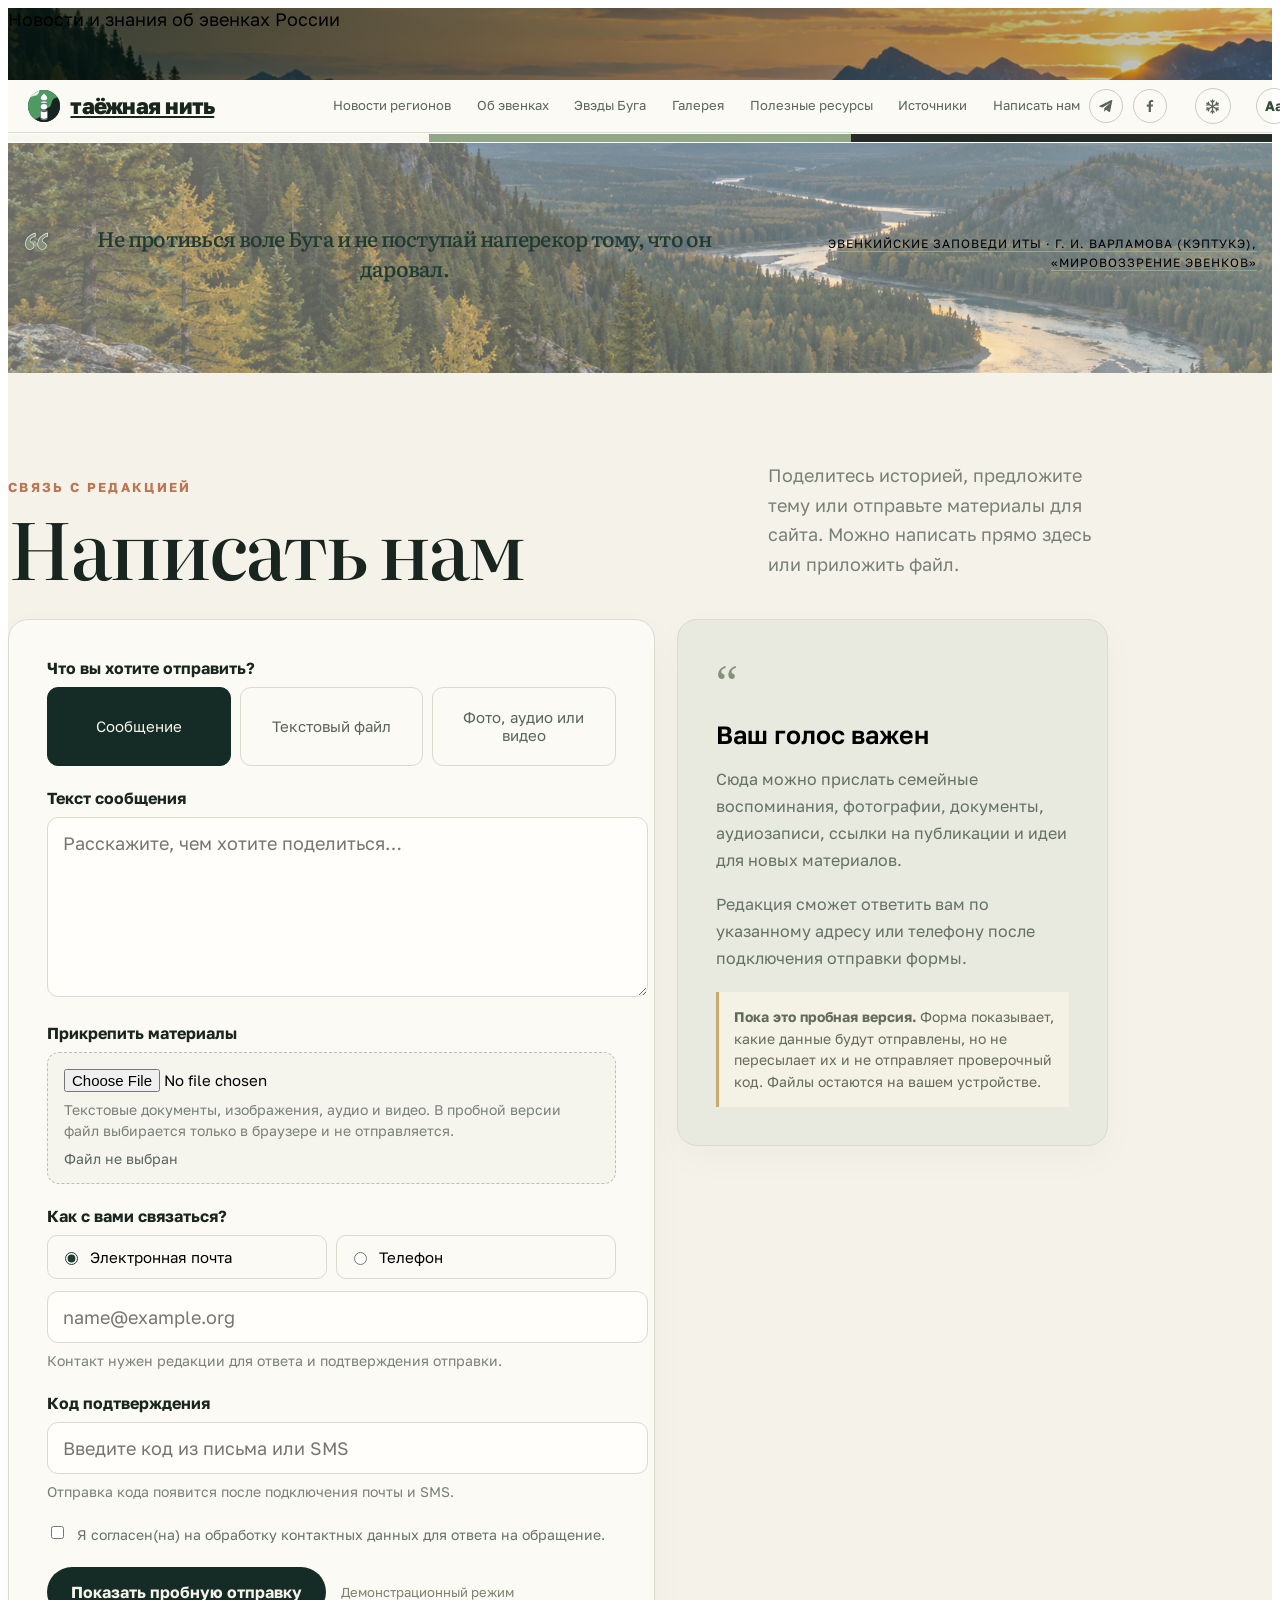
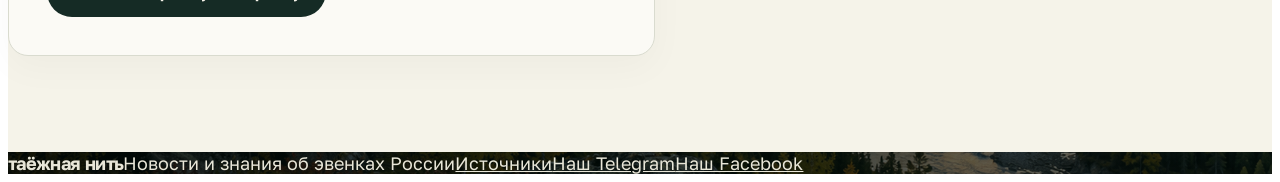
<file: contact.html>
<!doctype html><html lang="ru"><head><meta charset="utf-8"><meta name="viewport" content="width=device-width,initial-scale=1"><meta name="theme-color" content="#152b25"><title>Написать нам — таёжная нить</title><link rel="stylesheet" href="visual-system.css?v=20261023-flag-divider-2x"><link rel="stylesheet" href="site-header.css?v=20261020-static"><style>
.contact-page{min-height:calc(100vh - 124px);padding:clamp(38px,7vw,88px) 0 96px;background:var(--cream,#f5f3e9)}.contact-page .wrap{max-width:1100px}.contact-heading{display:grid;grid-template-columns:1fr minmax(220px,340px);gap:32px;align-items:end;margin-bottom:34px}.contact-kicker{font-size:11px;letter-spacing:.18em;text-transform:uppercase;color:var(--clay,#bc7654);font-weight:700}.contact-heading h1{font:500 clamp(42px,7vw,76px)/1 'Literata',Georgia,serif;letter-spacing:-.04em;margin:12px 0 0;color:var(--ink,#19251f)}.contact-heading p{color:var(--muted,#788078);line-height:1.65;margin:0 0 5px}.contact-layout{display:grid;grid-template-columns:minmax(0,1.2fr) minmax(250px,.8fr);gap:22px;align-items:start}.contact-card,.contact-aside{background:var(--paper,#fbfaf5);border:1px solid var(--line,#dedfd5);border-radius:20px;padding:clamp(22px,4vw,38px);box-shadow:0 12px 36px #152b2508}.contact-form{display:grid;gap:22px}.field-label,.legend{display:block;font-weight:700;font-size:14px;margin-bottom:9px;color:var(--ink,#19251f)}.form-help{margin:7px 0 0;font-size:12px;line-height:1.5;color:var(--muted,#788078)}.contact-form input[type=text],.contact-form input[type=email],.contact-form input[type=tel],.contact-form textarea{width:100%;border:1px solid var(--line,#dedfd5);border-radius:11px;background:#fffefa;padding:14px 15px;color:var(--ink,#19251f);font:inherit;outline:none}.contact-form textarea{min-height:150px;resize:vertical}.contact-form input:focus,.contact-form textarea:focus{border-color:#829178;box-shadow:0 0 0 3px #73846a20}.type-options{display:grid;grid-template-columns:repeat(3,minmax(0,1fr));gap:9px}.type-option{position:relative}.type-option input{position:absolute;opacity:0;pointer-events:none}.type-option span{display:flex;align-items:center;justify-content:center;text-align:center;min-height:55px;padding:11px;border:1px solid var(--line,#dedfd5);border-radius:11px;color:#59645c;font-size:13px;cursor:pointer}.type-option input:checked+span{background:var(--pine,#152b25);color:#f5f3e9;border-color:var(--pine,#152b25)}.type-option input:focus-visible+span{outline:2px solid #d8b276;outline-offset:2px}.file-field{padding:16px;border:1px dashed #b9c1b1;border-radius:12px;background:#f6f5ed}.file-field input{width:100%;font:inherit;font-size:13px}.file-name{font-size:12px;color:#59645c;margin:9px 0 0;overflow-wrap:anywhere}.contact-choice{display:grid;grid-template-columns:1fr 1fr;gap:9px;margin-bottom:12px}.contact-choice label{display:flex;align-items:center;gap:9px;border:1px solid var(--line,#dedfd5);border-radius:10px;padding:12px;cursor:pointer;font-size:13px}.contact-choice input,.consent input{accent-color:#203c32}.consent{display:flex;gap:10px;align-items:flex-start;font-size:12px;line-height:1.5;color:#667066}.consent input{margin-top:2px}.submit-row{display:flex;align-items:center;gap:15px;flex-wrap:wrap}.submit-button{border:0;border-radius:30px;background:var(--pine,#152b25);color:#f5f3e9;padding:15px 24px;font:700 14px 'Golos Text',Arial,sans-serif;cursor:pointer}.submit-button:hover{background:#294a3b}.demo-label{font-size:11px;color:#7b806f}.contact-aside{background:#e8e9df}.aside-mark{font:48px Georgia,serif;color:#859278;line-height:1}.contact-aside h2{font:600 23px/1.2 'Golos Text',Arial,sans-serif;margin:12px 0}.contact-aside p{font-size:14px;line-height:1.7;color:#657066}.demo-notice{margin-top:20px;padding:14px 15px;border-left:3px solid #c9a96e;background:#f4f1e5;color:#626b5c;font-size:12px;line-height:1.55}.form-result{display:none;padding:15px;border-radius:11px;background:#edf0e7;color:#435b45;font-size:13px;line-height:1.55}.form-result.show{display:block}@media(max-width:760px){.contact-heading,.contact-layout{grid-template-columns:1fr}.contact-heading{gap:16px}.contact-heading p{max-width:520px}}@media(max-width:520px){.type-options,.contact-choice{grid-template-columns:1fr}.type-option span{justify-content:flex-start}.contact-card,.contact-aside{border-radius:15px}}
</style><script>try{document.documentElement.dataset.season=localStorage.getItem("taiga-season-theme")||"day"}catch(e){document.documentElement.dataset.season="day"}</script><link rel="stylesheet" href="season-theme.css?v=20261031-global-font-no-lens"><link rel="stylesheet" href="quote-band.css?v=20261023-flag-divider-2x"></head><body><div class="topline"><div class="wrap"><span>Новости и знания об эвенках России</span></div></div>
<header class="nav"><div class="wrap"><a class="brand" href="index.html"><span class="brand-mark"><img src="taezhnye-golosa-sevek-mo.svg?v=20261001-logo-1" alt=""></span>таёжная нить</a><nav class="navlinks" aria-label="Основная навигация"><a href="index.html#news">Новости регионов</a><a href="history.html">Об эвенках</a><a href="map.html">Эвэды Буга</a><a href="gallery.html">Галерея</a><a href="index.html#resources">Полезные ресурсы</a><a href="sources.html">Источники</a><a href="contact.html" aria-current="page">Написать нам</a><span class="nav-social" aria-label="Социальные сети"><a href="https://t.me/taiga_thread" aria-label="Telegram" title="Telegram" target="_blank" rel="noopener noreferrer"><svg viewBox="0 0 24 24" aria-hidden="true"><path d="M21.5 3.7 18.2 20c-.2 1.1-.8 1.4-1.6.9l-4.5-3.3-2.2 2.1c-.2.2-.4.4-.8.4l.3-4.6 8.4-7.6c.4-.3-.1-.5-.6-.2L6.8 14.4l-4.4-1.4c-1-.3-1-1 .2-1.5L20 3.1c.9-.3 1.7.2 1.5.6Z"/></svg></a><a href="https://www.facebook.com/groups/1427835186122942/" aria-label="Группа в Facebook" title="Facebook" target="_blank" rel="noopener noreferrer"><svg viewBox="0 0 24 24" aria-hidden="true"><path d="M13.4 21v-8.2h2.8l.4-3.2h-3.2v-2c0-.9.3-1.5 1.6-1.5h1.7V3.2c-.3 0-1.3-.1-2.5-.1-2.5 0-4.2 1.5-4.2 4.3v2.4H7.2V13h2.8v8h3.4Z"/></svg></a></span><button class="season-toggle" type="button" aria-label="Включить полярную ночь" title="Полярная ночь" aria-pressed="false"><svg viewBox="0 0 24 24" aria-hidden="true"><path d="M20.4 15.2A8.5 8.5 0 0 1 8.8 3.6 8.6 8.6 0 1 0 20.4 15.2Z"/><path d="M16 3v3m-1.5-1.5h3"/></svg></button></nav><button class="menu" aria-label="Меню">☰</button></div></header>
<section class="quote-band page-intro-quote" aria-label="Цитата"><div class="wrap"><div class="quote-mark" aria-hidden="true">“</div><div class="quote-content"><blockquote class="rotating-quote" id="siteQuoteText" aria-live="polite" aria-atomic="true">Жизненный путь полон тяжёлых перевалов; встречая беды, сохраняй терпение.</blockquote><cite id="siteQuoteSource"></cite></div></div></section><main class="contact-page"><div class="wrap"><div class="contact-heading"><div><div class="contact-kicker">Связь с редакцией</div><h1>Написать нам</h1></div><p>Поделитесь историей, предложите тему или отправьте материалы для сайта. Можно написать прямо здесь или приложить файл.</p></div><div class="contact-layout"><section class="contact-card" aria-label="Форма обратной связи"><form class="contact-form" id="contactForm"><div><span class="legend">Что вы хотите отправить?</span><div class="type-options"><label class="type-option"><input type="radio" name="messageType" value="message" checked><span>Сообщение</span></label><label class="type-option"><input type="radio" name="messageType" value="text"><span>Текстовый файл</span></label><label class="type-option"><input type="radio" name="messageType" value="media"><span>Фото, аудио или видео</span></label></div></div><div><label class="field-label" for="contactText">Текст сообщения</label><textarea id="contactText" name="message" placeholder="Расскажите, чем хотите поделиться…"></textarea></div><div><label class="field-label" for="attachment">Прикрепить материалы</label><div class="file-field"><input id="attachment" name="attachment" type="file" accept=".txt,.doc,.docx,.pdf,.rtf,.jpg,.jpeg,.png,.gif,.webp,.mp3,.wav,.m4a,.mp4,.mov,.webm"><p class="form-help">Текстовые документы, изображения, аудио и видео. В пробной версии файл выбирается только в браузере и не отправляется.</p><p class="file-name" id="fileName">Файл не выбран</p></div></div><div><span class="field-label">Как с вами связаться?</span><div class="contact-choice"><label><input type="radio" name="contactMethod" value="email" checked> Электронная почта</label><label><input type="radio" name="contactMethod" value="phone"> Телефон</label></div><input id="contactValue" name="contactValue" type="email" autocomplete="email" placeholder="name@example.org" required><p class="form-help">Контакт нужен редакции для ответа и подтверждения отправки.</p></div><div><label class="field-label" for="verificationCode">Код подтверждения</label><input id="verificationCode" name="verificationCode" type="text" inputmode="numeric" autocomplete="one-time-code" placeholder="Введите код из письма или SMS" disabled><p class="form-help">Отправка кода появится после подключения почты и SMS.</p></div><label class="consent"><input type="checkbox" required><span>Я согласен(на) на обработку контактных данных для ответа на обращение.</span></label><div class="submit-row"><button class="submit-button" type="submit">Показать пробную отправку</button><span class="demo-label">Демонстрационный режим</span></div><div class="form-result" id="formResult" role="status" aria-live="polite"></div></form></section><aside class="contact-aside"><div class="aside-mark">“</div><h2>Ваш голос важен</h2><p>Сюда можно прислать семейные воспоминания, фотографии, документы, аудиозаписи, ссылки на публикации и идеи для новых материалов.</p><p>Редакция сможет ответить вам по указанному адресу или телефону после подключения отправки формы.</p><div class="demo-notice"><strong>Пока это пробная версия.</strong> Форма показывает, какие данные будут отправлены, но не пересылает их и не отправляет проверочный код. Файлы остаются на вашем устройстве.</div></aside></div></div></main><footer class="footer"><div class="wrap"><strong>таёжная нить</strong><span>Новости и знания об эвенках России</span><a href="sources.html">Источники</a><a href="https://t.me/taiga_thread" target="_blank" rel="noopener noreferrer">Наш Telegram</a><a href="https://www.facebook.com/groups/1427835186122942/" target="_blank" rel="noopener noreferrer">Наш Facebook</a></div></footer><script>
const contactValue=document.getElementById('contactValue');document.querySelectorAll('input[name="contactMethod"]').forEach(x=>x.addEventListener('change',()=>{const phone=document.querySelector('input[name="contactMethod"]:checked').value==='phone';contactValue.type=phone?'tel':'email';contactValue.autocomplete=phone?'tel':'email';contactValue.placeholder=phone?'+7 900 000-00-00':'name@example.org'}));document.getElementById('attachment').addEventListener('change',e=>document.getElementById('fileName').textContent=e.target.files[0]?.name||'Файл не выбран');document.getElementById('contactForm').addEventListener('submit',e=>{e.preventDefault();if(!e.currentTarget.reportValidity())return;const d=new FormData(e.currentTarget),label={message:'сообщение',text:'текстовый файл',media:'медиафайл'}[d.get('messageType')],r=document.getElementById('formResult');r.textContent=`Пробный просмотр готов: тип обращения — ${label}; контакт — ${d.get('contactValue')}. Ничего не отправлено.`;r.classList.add('show')});
</script><script src="quote-data.js?v=20261001-4"></script><script src="quote-rotation.js?v=20261022-clickable"></script><script src="font-scale.js"></script><script src="season-theme.js?v=20261031-global-font-no-lens"></script></body></html>
</file>
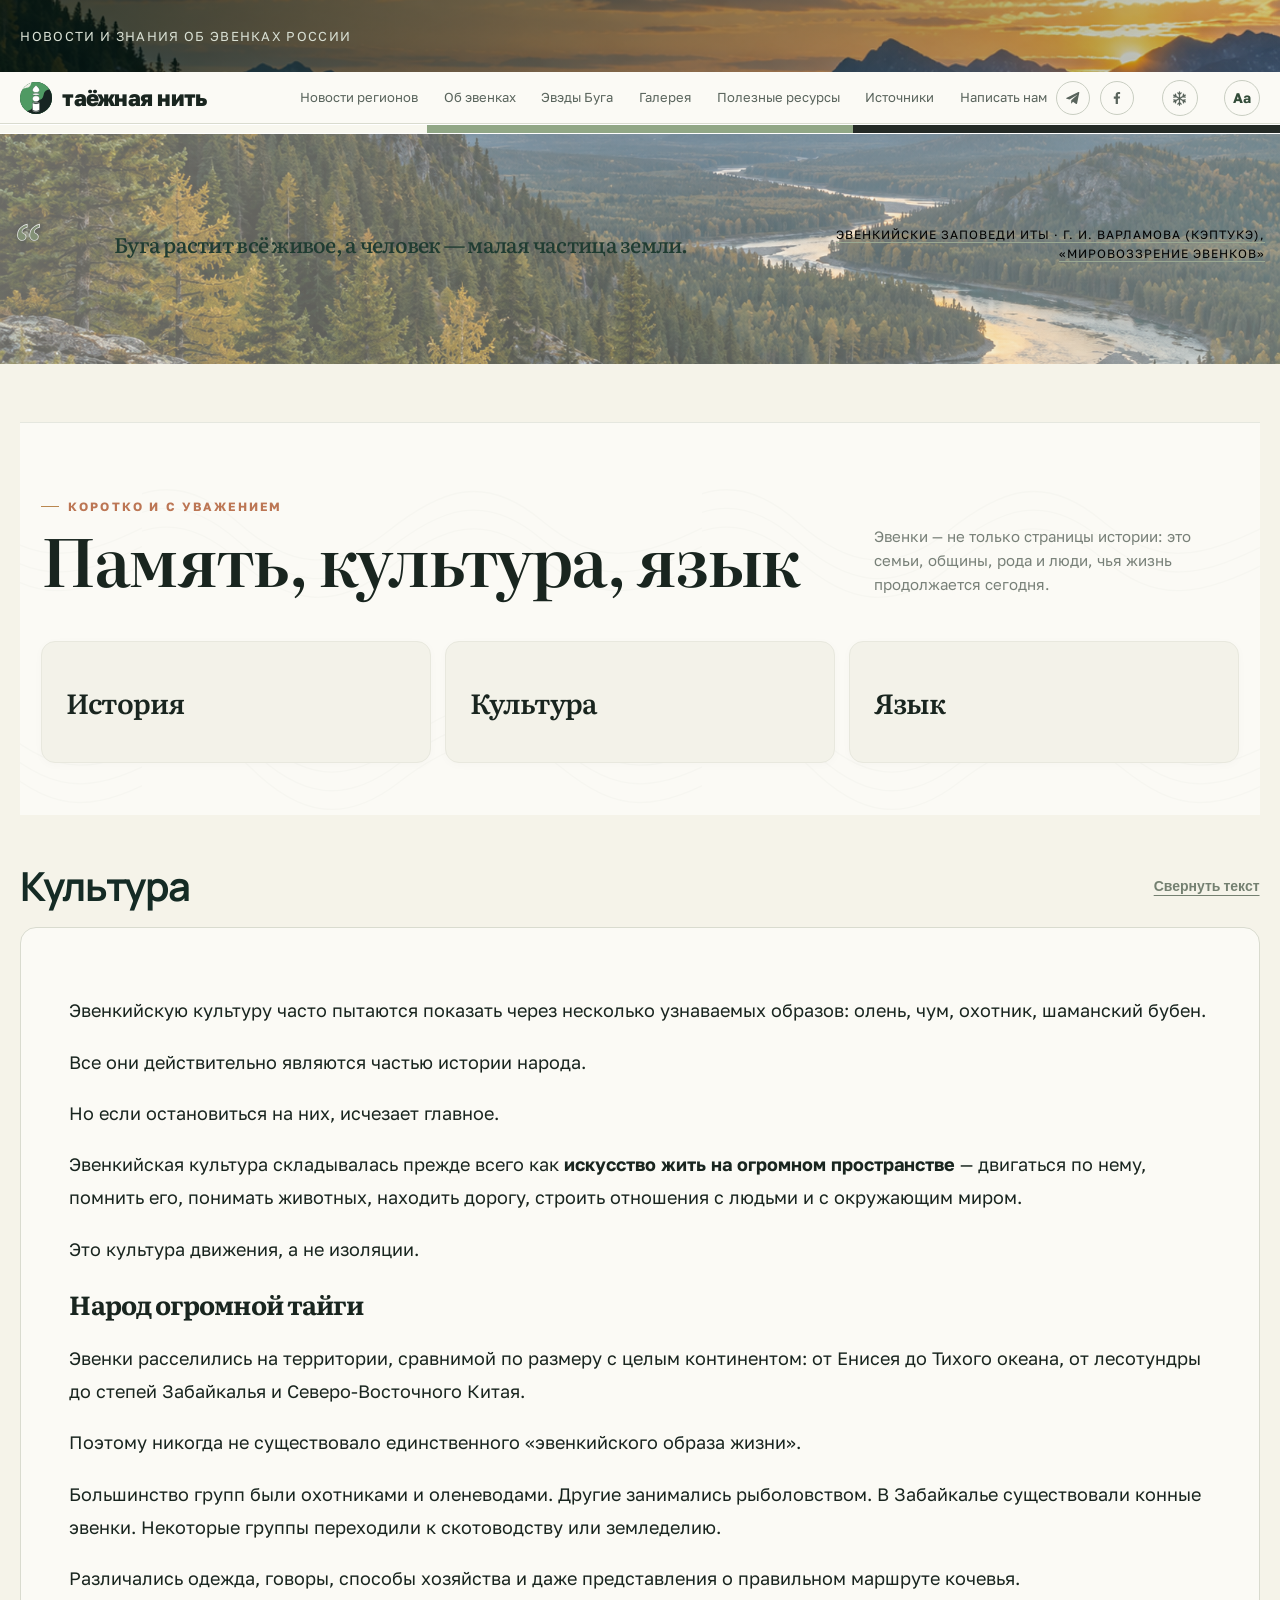
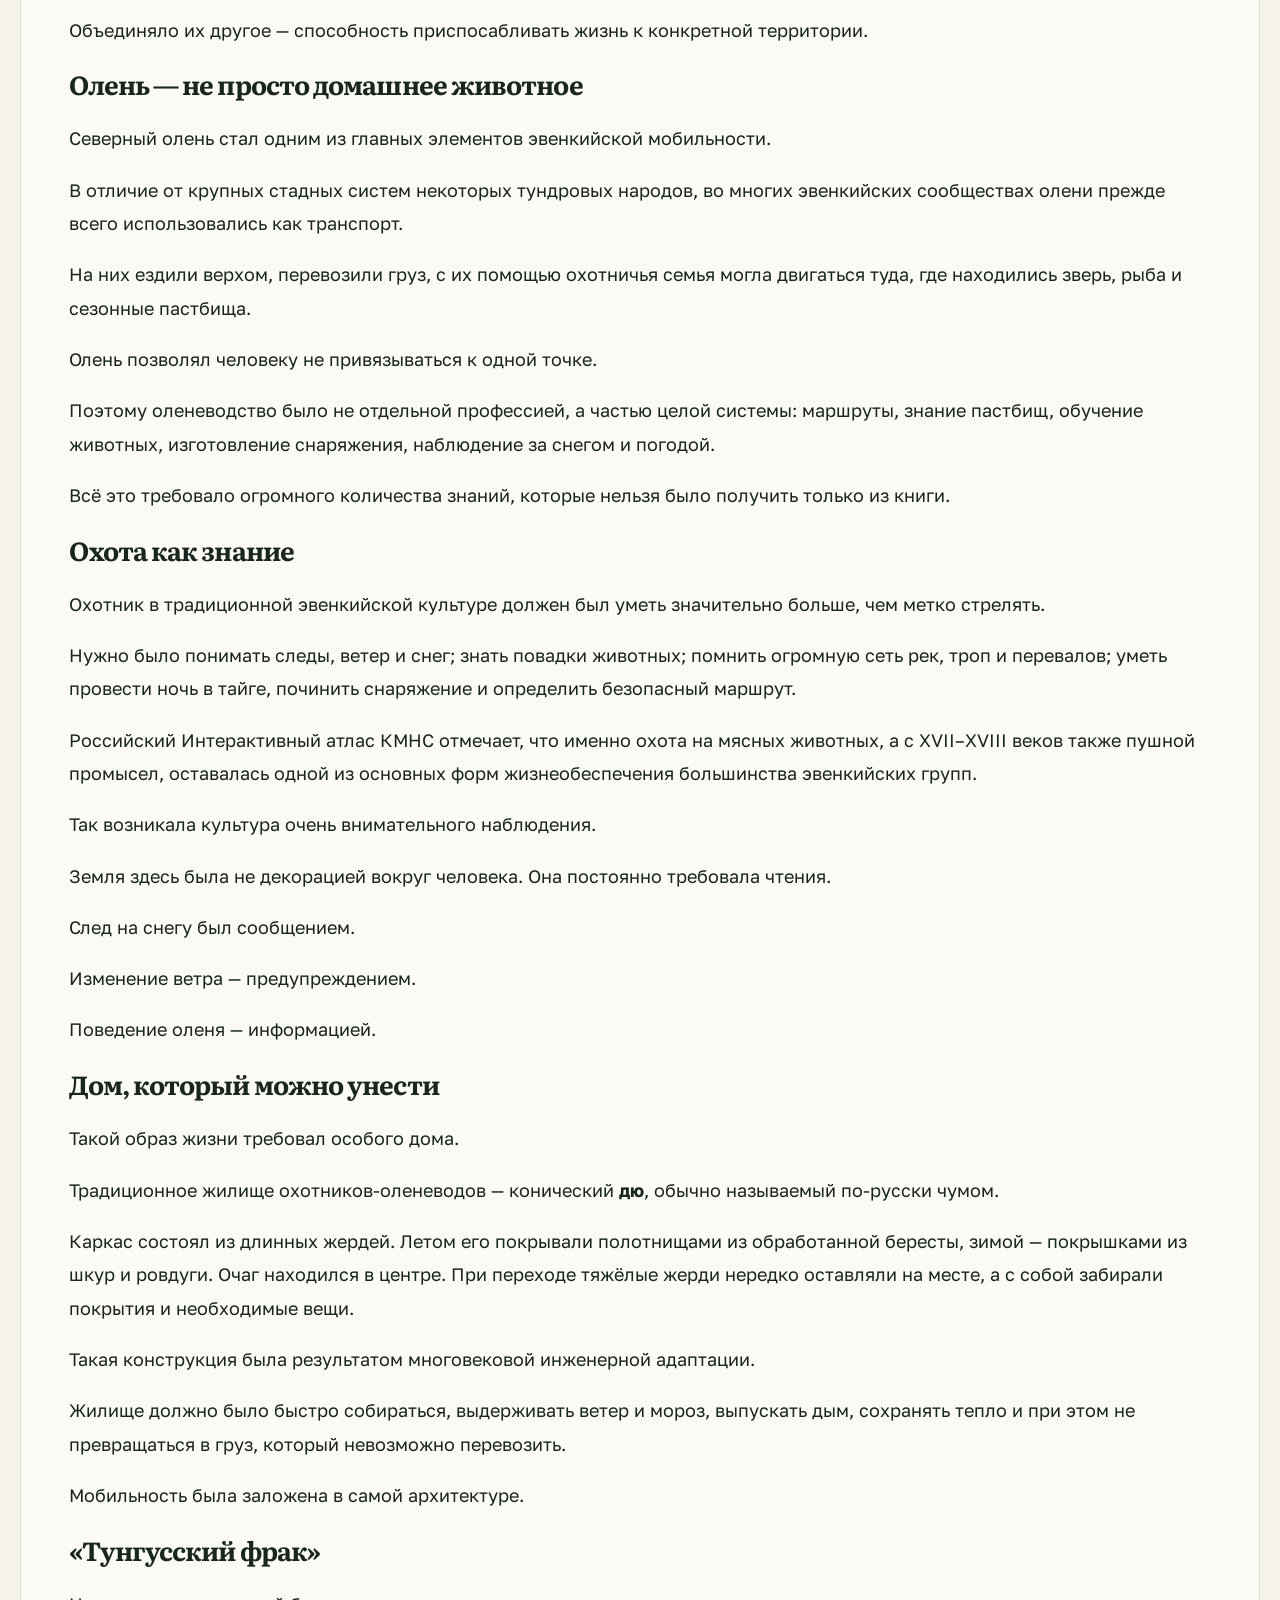
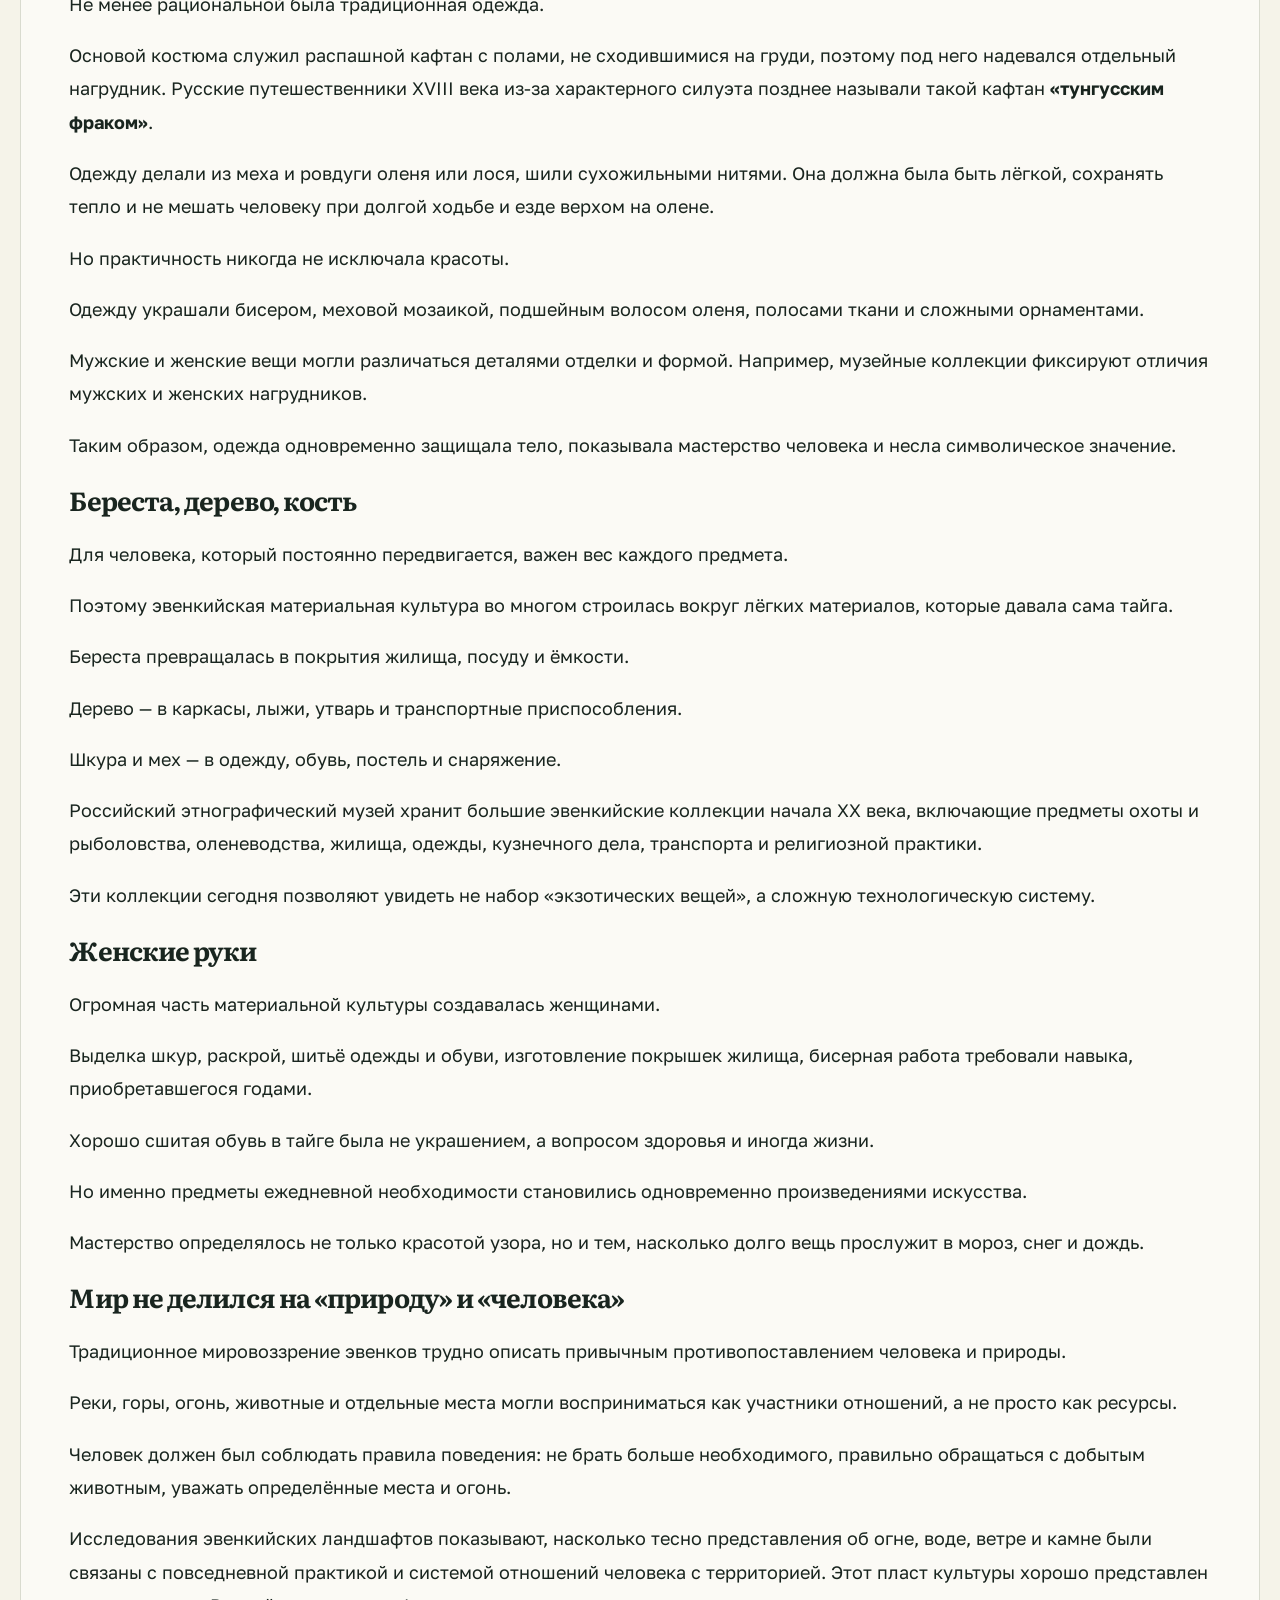
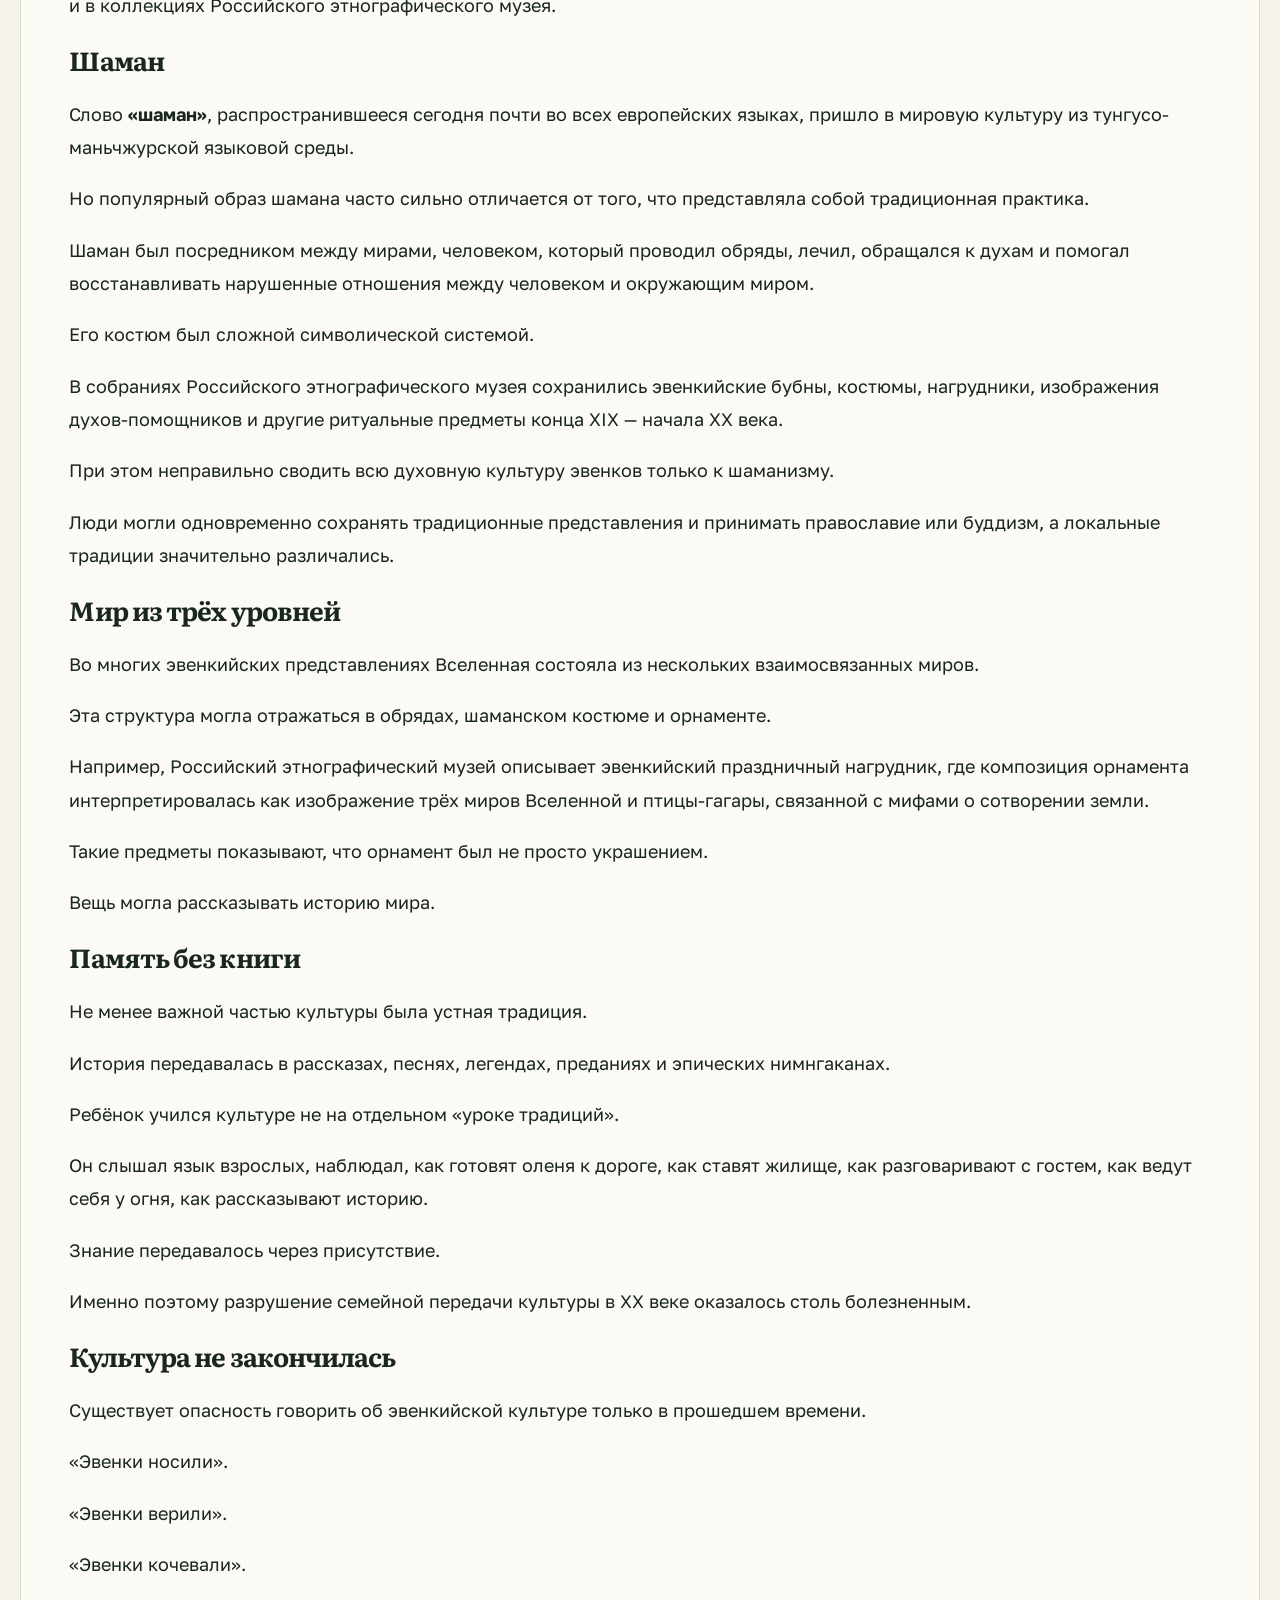
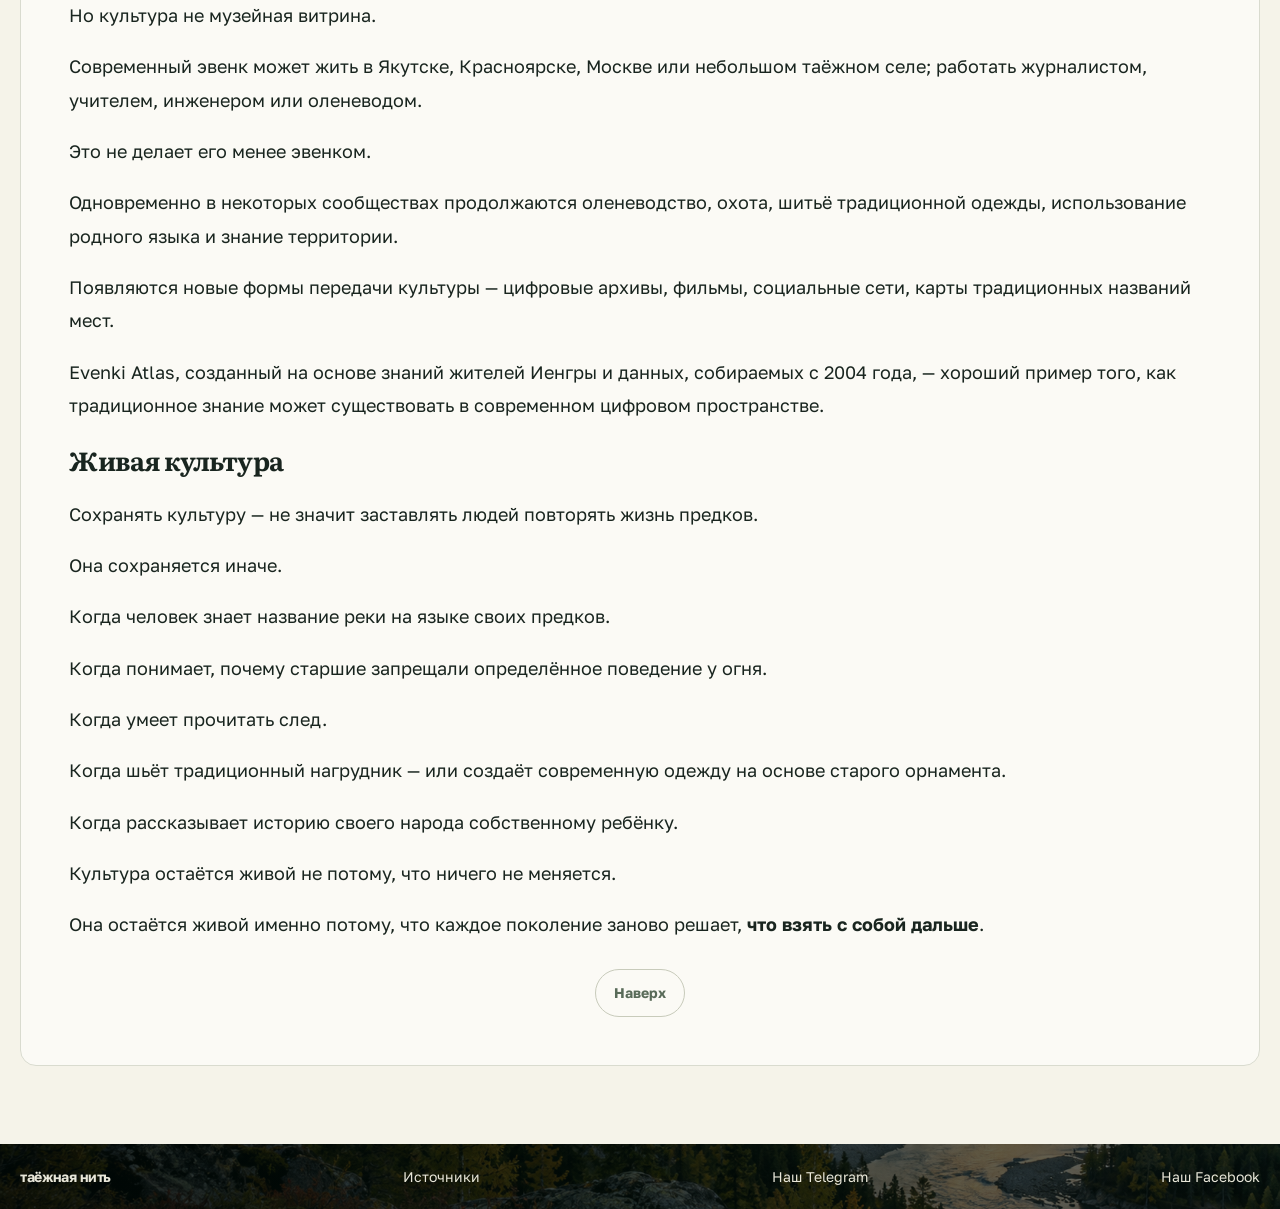
<file: culture.html>
<!doctype html><html lang="ru"><head><meta charset="utf-8"><meta name="viewport" content="width=device-width,initial-scale=1"><meta http-equiv="refresh" content="0;url=history.html#culture"><title>Культура — Таёжная нить</title><link rel="canonical" href="history.html#culture"></head><body><p>Раздел перенесён на общую страницу: <a href="history.html#culture">Культура</a>.</p><script>location.replace('history.html#culture'+location.search)</script></body></html>
</file>
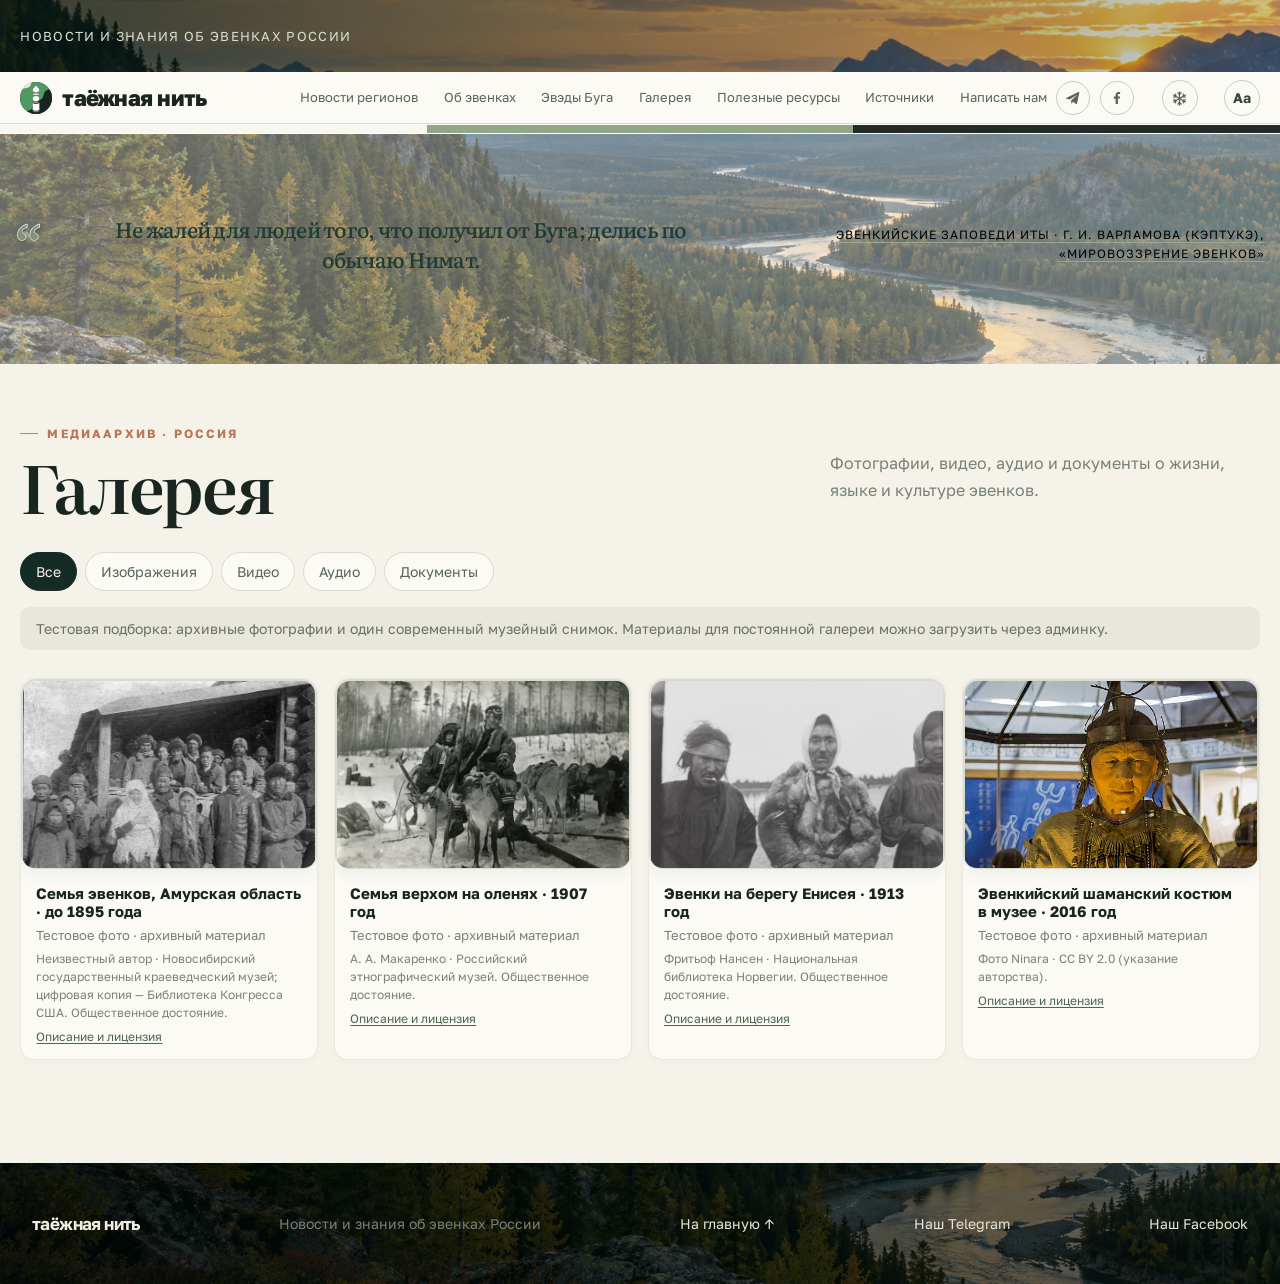
<file: gallery.html>
<!doctype html><html lang="ru"><head><meta charset="utf-8"><meta name="viewport" content="width=device-width,initial-scale=1"><meta name="theme-color" content="#152b25"><title>Галерея — Таёжная нить</title><style>
@import url('https://fonts.googleapis.com/css2?family=DM+Sans:wght@400;500;600;700&family=Manrope:wght@400;500;600;700;800&display=swap');
:root{--pine:#152b25;--pine2:#203c32;--moss:#73846a;--cream:#f5f3e9;--paper:#fbfaf5;--ink:#19251f;--muted:#788078;--line:#dedfd5;--clay:#bc7654;--gold:#d8b276}*{box-sizing:border-box}html{scroll-behavior:smooth}body{margin:0;background:var(--cream);color:var(--ink);font-family:'DM Sans',sans-serif}a{color:inherit;text-decoration:none}button,input,select{font:inherit}button{cursor:pointer}.wrap{max-width:1240px;margin:auto;padding:0 32px}.topline{background:var(--pine);color:#d9e0d4;font-size:11px;letter-spacing:.12em;text-transform:uppercase}.topline .wrap{height:36px;display:flex;align-items:center;justify-content:space-between}.status{display:flex;gap:9px;align-items:center}.dot{width:7px;height:7px;background:#b5cb8c;border-radius:50%;box-shadow:0 0 0 4px #b5cb8c24}.nav{height:78px;border-bottom:1px solid var(--line);background:var(--paper)}.nav .wrap{height:100%;display:flex;align-items:center;justify-content:space-between}.brand{display:flex;align-items:center;gap:12px;font-family:Manrope,sans-serif;font-weight:800;letter-spacing:-.04em;font-size:23px}.brand-mark{width:36px;height:36px;border-radius:50%;display:grid;place-items:center;background:var(--pine);color:#e2d9bf}.brand-mark svg{width:22px}.navlinks{display:flex;gap:30px;color:#59645c;font-size:13px}.navlinks a:hover{color:var(--clay)}.nav-cta{border:1px solid #bdc3b6;border-radius:30px;padding:10px 16px;font-size:12px}.hero{background:var(--pine);color:#f4f0df;overflow:hidden;position:relative;min-height:470px}.hero .wrap{display:grid;grid-template-columns:1.15fr .85fr;min-height:470px;align-items:center;position:relative;z-index:1}.eyebrow{color:#c5b28d;font-size:11px;letter-spacing:.2em;text-transform:uppercase;font-weight:700}.hero h1{font:500 clamp(48px,7vw,84px)/.98 Manrope,sans-serif;letter-spacing:-.065em;margin:23px 0 20px;max-width:660px}.hero h1 em{color:#c6b895;font-style:normal}.hero p{color:#c1c9bb;max-width:490px;line-height:1.7;font-size:15px}.hero-actions{display:flex;gap:12px;margin-top:30px}.btn{border:0;border-radius:30px;padding:14px 20px;font-weight:600;font-size:13px;display:inline-flex;align-items:center;gap:10px}.btn-light{background:#e8dfc7;color:var(--pine)}.btn-ghost{border:1px solid #617066;color:#e6ebdf;background:transparent}.hero-art{height:390px;position:relative}.sun{width:170px;height:170px;position:absolute;top:36px;right:88px;background:linear-gradient(145deg,#d9bf86,#927d58);border-radius:50%;opacity:.8}.ridge{position:absolute;bottom:0;left:-40px;width:130%;height:230px;background:#294338;clip-path:polygon(0 66%,13% 34%,28% 60%,47% 15%,62% 54%,78% 20%,100% 62%,100% 100%,0 100%)}.ridge.back{bottom:8px;background:#20382e;clip-path:polygon(0 48%,16% 66%,35% 17%,51% 52%,72% 8%,100% 65%,100% 100%,0 100%);opacity:.75}.forest{position:absolute;bottom:0;right:0;width:115%;height:180px;display:flex;align-items:end;justify-content:space-around;opacity:.9}.tree{width:0;height:0;border-left:17px solid transparent;border-right:17px solid transparent;border-bottom:80px solid #132720;position:relative;margin:0 7px}.tree:before{content:'';position:absolute;left:-13px;top:25px;border-left:13px solid transparent;border-right:13px solid transparent;border-bottom:60px solid #132720}.tree:after{content:'';position:absolute;left:-9px;top:51px;border-left:9px solid transparent;border-right:9px solid transparent;border-bottom:44px solid #132720}.tree:nth-child(2n){transform:scale(1.25);border-bottom-color:#182d25}.tree:nth-child(2n):before,.tree:nth-child(2n):after{border-bottom-color:#182d25}.hero-caption{position:absolute;bottom:28px;right:5px;color:#a9b4a7;font-size:10px;letter-spacing:.13em;text-transform:uppercase}.stats{background:#e9e7dc;border-bottom:1px solid var(--line)}.stats .wrap{display:flex;align-items:center;gap:0;min-height:85px}.stat{padding:0 28px;border-right:1px solid #d3d4c8}.stat:first-child{padding-left:0}.stat:last-child{border:0}.stat strong{font:700 20px Manrope,sans-serif;color:var(--pine);display:block}.stat span{font-size:10px;letter-spacing:.08em;text-transform:uppercase;color:#7c8378}.section{padding:76px 0}.section-head{display:flex;justify-content:space-between;align-items:end;margin-bottom:30px}.section-kicker{font-size:10px;letter-spacing:.18em;text-transform:uppercase;color:var(--clay);font-weight:700}.section h2{font:600 clamp(29px,4vw,44px)/1.1 Manrope,sans-serif;letter-spacing:-.05em;margin:9px 0 0}.section-intro{color:var(--muted);font-size:13px;max-width:365px;line-height:1.6}.news-area{background:var(--paper)}.filters{display:flex;gap:8px;flex-wrap:wrap;margin-bottom:17px}.chip{border:1px solid var(--line);background:transparent;border-radius:30px;padding:9px 14px;font-size:11px;color:#626b61}.chip.active,.chip:hover{background:var(--pine);border-color:var(--pine);color:#f5f3e9}.search-row{display:flex;gap:12px;margin-bottom:28px}.searchbox{position:relative;flex:1}.searchbox input{width:100%;border:1px solid var(--line);border-radius:10px;padding:14px 16px 14px 42px;background:#fffefa;outline:none;font-size:13px}.searchbox input:focus{border-color:#829178}.search-icon{position:absolute;left:15px;top:14px;color:#7e897c}.sort{border:1px solid var(--line);border-radius:10px;padding:0 14px;background:#fffefa;color:#5b645c;font-size:12px}.news-grid{display:grid;grid-template-columns:repeat(4,minmax(0,1fr));gap:16px}.news-card{background:#fffefa;border:1px solid #e5e4da;border-radius:14px;padding:22px;min-height:224px;display:flex;flex-direction:column;transition:transform .2s,box-shadow .2s}.news-card:hover{transform:translateY(-3px);box-shadow:0 10px 25px #1833290b}.card-meta{display:flex;align-items:center;justify-content:space-between;font-size:10px;color:#8a8e84;text-transform:uppercase;letter-spacing:.08em}.region-tag{color:#63765d;background:#edf0e7;padding:6px 9px;border-radius:20px}.news-card h3{font:600 18px/1.3 Manrope,sans-serif;letter-spacing:-.025em;margin:20px 0 10px}.news-card p{font-size:12px;color:#697168;line-height:1.55;margin:0 0 20px}.card-foot{margin-top:auto;display:flex;justify-content:space-between;align-items:center;font-size:11px;color:#858c82}.card-foot a{color:#49654e;font-weight:700}.demo-note{display:inline-flex;gap:8px;align-items:center;color:#7b806f;font-size:11px;margin-top:18px}.demo-note span{width:17px;height:17px;border:1px solid #aaa98e;border-radius:50%;display:grid;place-items:center;font-size:10px}.no-results{grid-column:1/-1;padding:48px 20px;text-align:center;color:#7d857a;border:1px dashed var(--line);border-radius:14px}.regions{padding:76px 0;background:#e9e7dc}.region-layout{display:grid;grid-template-columns:.8fr 1.2fr;gap:50px;align-items:center}.region-map{height:290px;background:#d7d9cc;border-radius:16px;position:relative;overflow:hidden;display:grid;place-items:center}.map-lines{position:absolute;inset:0;opacity:.5;background:linear-gradient(30deg,transparent 48%,#b4b9a8 49%,transparent 50%),linear-gradient(150deg,transparent 48%,#b4b9a8 49%,transparent 50%);background-size:75px 75px}.map-shape{width:75%;height:65%;background:#65795e;clip-path:polygon(7% 23%,24% 14%,32% 23%,43% 6%,55% 18%,69% 11%,78% 24%,96% 31%,82% 43%,88% 56%,72% 59%,67% 77%,55% 72%,47% 91%,35% 79%,21% 83%,19% 67%,7% 60%,14% 43%,2% 37%);position:relative;filter:drop-shadow(0 7px 8px #152b2522)}.pin{position:absolute;width:9px;height:9px;background:#e6c785;border:2px solid var(--pine);border-radius:50%;box-shadow:0 0 0 5px #e6c78533}.pin:nth-child(1){top:32%;left:29%}.pin:nth-child(2){top:46%;left:43%}.pin:nth-child(3){top:36%;left:57%}.pin:nth-child(4){top:55%;left:67%}.pin:nth-child(5){top:63%;left:53%}.map-label{position:absolute;bottom:16px;left:18px;font-size:9px;letter-spacing:.14em;color:#778070;text-transform:uppercase}.region-list{display:grid;grid-template-columns:1fr 1fr;gap:9px}.region-item{padding:13px 14px;border:1px solid #d6d7cb;border-radius:9px;font-size:12px;color:#425044;display:flex;align-items:center;gap:10px;background:#efeee6}.region-item b{font-size:9px;color:#9a7658;letter-spacing:.08em}.region-note{font-size:11px;line-height:1.6;color:#7d8379;margin-top:16px}.about{background:var(--paper)}.about-grid{display:grid;grid-template-columns:repeat(3,1fr);gap:16px}.about-card{padding:25px;background:#f3f2e9;border-radius:14px;min-height:245px}.about-icon{width:38px;height:38px;background:#e4e5d7;border-radius:50%;display:grid;place-items:center;font-size:17px}.about-card h3{font:600 19px Manrope,sans-serif;letter-spacing:-.03em;margin:19px 0 10px}.about-card p{font-size:12px;line-height:1.7;color:#70786e;margin:0}.about-card a{display:inline-block;margin-top:18px;color:#536b4f;font-size:11px;font-weight:700}.quote-band{background:#d9dfd1;padding:50px 0}.quote-band .wrap{display:grid;grid-template-columns:40px 1fr auto;gap:22px;align-items:center}.quote-mark{font:60px Georgia;color:#839176;line-height:.8}.quote-band blockquote{margin:0;font:500 21px/1.45 Manrope,sans-serif;letter-spacing:-.025em;max-width:760px}.quote-band cite{font-style:normal;font-size:10px;color:#707a6d;letter-spacing:.1em;text-transform:uppercase}.sources{padding:52px 0}.sources h2{font:600 20px Manrope}.source-links{display:flex;gap:10px;flex-wrap:wrap;margin-top:18px}.source-links a{font-size:11px;color:#586951;border-bottom:1px solid #aeb7a5;padding-bottom:3px}.footer{background:var(--pine);color:#e8e6d8;padding:28px 0}.footer .wrap{display:flex;justify-content:space-between;align-items:center;font-size:11px;color:#bac4b7}.footer strong{font:700 15px Manrope;color:#f2eedf}.menu{display:none}
@media(max-width:800px){.wrap{padding:0 20px}.navlinks{display:none}.nav-cta{display:none}.menu{display:block;border:0;background:none;font-size:22px;color:var(--pine)}.hero .wrap{grid-template-columns:1fr;min-height:570px;align-items:start;padding-top:64px}.hero-art{position:absolute;right:-70px;bottom:0;width:64%;height:280px;opacity:.8}.hero h1{font-size:61px}.hero p{max-width:420px}.hero-caption{display:none}.stats .wrap{overflow:auto}.stat{min-width:max-content;padding:0 18px}.section{padding:58px 0}.news-grid{grid-template-columns:repeat(2,1fr)}.region-layout{grid-template-columns:1fr;gap:26px}.region-map{height:230px}.quote-band .wrap{grid-template-columns:25px 1fr}.quote-band cite{grid-column:2}.about-grid{grid-template-columns:1fr 1fr}}
@media(max-width:520px){.topline .wrap{font-size:9px}.topline .wrap span:last-child{display:none}.hero .wrap{min-height:560px;padding-top:52px}.hero h1{font-size:54px}.hero p{font-size:13px;max-width:320px}.hero-art{width:90%;right:-95px;height:235px}.btn{padding:12px 15px;font-size:11px}.stats .wrap{min-height:75px}.stat strong{font-size:17px}.stat span{font-size:8px}.section-head{display:block}.section-intro{margin-top:12px}.search-row{flex-direction:column}.sort{height:42px}.news-grid{grid-template-columns:1fr}.news-card{min-height:195px}.region-list{grid-template-columns:1fr}.region-map{height:200px}.about-grid{grid-template-columns:1fr}.about-card{min-height:unset}.quote-band blockquote{font-size:17px}.footer .wrap{align-items:flex-start;gap:12px;flex-direction:column}}
.search-row{justify-content:flex-end}</style>
<style>.nav{position:sticky;top:0;z-index:20;box-shadow:0 4px 18px #152b2508}.hero:before{content:"";position:absolute;inset:0;background:linear-gradient(90deg,rgba(15,34,27,.92),rgba(18,39,31,.78) 52%,rgba(18,39,31,.48)),url("https://images.unsplash.com/photo-1705574429259-dc47c7504314?auto=format&fit=crop&w=2200&q=85") center 46%/cover no-repeat;opacity:.9;z-index:0}.source-form{display:grid;grid-template-columns:1fr 1.5fr auto;gap:10px;margin:20px 0 14px}.source-form input{border:1px solid var(--line);border-radius:9px;padding:13px 14px;background:#fffefa;font-size:12px;min-width:0}.source-list{display:grid;gap:8px}.source-row{display:flex;align-items:center;justify-content:space-between;padding:12px 14px;border:1px solid var(--line);border-radius:9px;background:#fffefa;font-size:12px}.source-row small{display:block;color:#8a9187;margin-top:4px}.remove-source{border:1px solid #dfcfc3;color:#98674c;background:transparent;border-radius:20px;padding:7px 10px;font-size:11px}@media(max-width:800px){.source-form{grid-template-columns:1fr 1fr}.source-form button{grid-column:1/-1;justify-content:center}}</style>
<style>@media(max-width:800px){.nav .wrap{gap:8px}.navlinks{display:flex;gap:10px;font-size:10px;white-space:nowrap}.nav-cta{display:inline-block;padding:8px;font-size:10px;white-space:nowrap}.menu{display:none}}@media(max-width:520px){.brand{font-size:15px;gap:7px}.brand-mark{width:30px;height:30px}.navlinks{font-size:9px;gap:6px}.nav-cta{font-size:9px;padding:7px}}.regions[id="regions"],.gallery[id="gallery"]{scroll-margin-top:125px}.auth-overlay{position:fixed;inset:0;z-index:60;background:#101b17b8;display:grid;place-items:center;padding:20px}.auth-overlay[hidden]{display:none}.auth-box{position:relative;background:#fbfaf5;border-radius:16px;padding:30px;max-width:400px;width:100%;display:grid;gap:14px}.auth-box h2{margin:0;font:600 28px Manrope,sans-serif}.auth-box p{font-size:13px;color:#697168}.auth-box input{padding:13px;border:1px solid var(--line);border-radius:8px}.auth-close{position:absolute;right:14px;top:10px;border:0;background:none;font-size:25px;color:#697168}#authError{font-size:12px;color:#9a543d}.quote-edit{display:grid;gap:8px;border:1px solid var(--line);padding:13px;border-radius:10px;background:#fffefa;margin-top:9px}.quote-edit textarea,.quote-edit input{padding:10px;border:1px solid var(--line);border-radius:7px;font:inherit;font-size:12px}.regions[id="regions"]{scroll-margin-top:90px}</style>
<style>.wrap{width:100%;max-width:none;padding-left:clamp(14px,1.6vw,28px);padding-right:clamp(14px,1.6vw,28px)}.filters{display:grid;grid-template-columns:repeat(6,minmax(0,1fr));gap:10px}.filters .chip{min-width:0;min-height:52px;border-radius:12px;padding:9px 12px;text-align:center;line-height:1.25;white-space:normal;overflow-wrap:anywhere;display:flex;justify-content:center;align-items:center;transition:background .18s,color .18s,border-color .18s}.filters .chip:hover,.filters .chip:focus-visible{background:#203c32;border-color:#203c32;color:#f5f3e9}.filters .chip.active{background:#152b25;border-color:#152b25;color:#f5f3e9}.filters .chip.active:hover{background:#203c32;border-color:#203c32}@media(max-width:1000px){.filters{grid-template-columns:repeat(3,minmax(0,1fr))}}@media(max-width:600px){.wrap{padding-left:14px;padding-right:14px}.filters{grid-template-columns:repeat(2,minmax(0,1fr));gap:8px}.filters .chip{min-height:48px;padding:8px 9px;font-size:11px}.navlinks{gap:5px}.navlinks a{font-size:9px}.navlinks a:first-child{font-size:0}.navlinks a:first-child:after{content:"Новости";font-size:9px}}@media(max-width:360px){.brand{font-size:13px}.brand-mark{width:27px;height:27px}.navlinks{gap:4px}}.topline{position:sticky;top:0;z-index:22}.nav{position:sticky;top:36px;z-index:21}.brand{font-size:23px}.gallery{background:#e9e7dc}.gallery-empty{margin-top:26px;min-height:190px;padding:30px;border-radius:14px;border:1px dashed #bfc5b8;background:#f3f2e9;display:flex;flex-direction:column;align-items:center;justify-content:center;text-align:center;color:#687365}.gallery-symbol{font-size:26px;color:#829177}.gallery-empty p{max-width:540px;line-height:1.65}.gallery-empty small{font-size:11px;color:#8a9086}</style>
<style>(max-width:600px){.brand{font-size:15px}.brand-mark{width:30px;height:30px}}@media(max-width:360px){.brand{font-size:13px}.brand-mark{width:27px;height:27px}}</style>
<style>.hero .wrap{grid-template-columns:minmax(0,1fr)}.hero h1{max-width:none;width:100%;font-size:min(clamp(72px,10.5vw,126px),calc((100vw - 32px)/10));letter-spacing:-.065em}.hero p{max-width:none;width:100%;white-space:nowrap}.filters .chip:hover,.filters .chip:focus-visible,.filters .chip.active:hover{color:#e1c98e}@media(max-width:800px){.hero h1{font-size:clamp(44px,8vw,64px)}.hero p{white-space:normal}}@media(max-width:600px){.hero h1{font-size:clamp(29px,8vw,42px);letter-spacing:-.055em}.hero p{font-size:13px;max-width:100%}}</style>
<style>button,.btn,.chip,.nav-cta,.region-item,.remove-source{transition:background-color .18s ease,color .18s ease,border-color .18s ease,transform .18s ease}button:hover,.btn:hover,.chip:hover,.nav-cta:hover,.region-item:hover,.remove-source:hover{background-color:#203c32;border-color:#203c32;color:#f5f3e9}button:focus-visible,.btn:focus-visible,.chip:focus-visible,.nav-cta:focus-visible,.region-item:focus-visible,.remove-source:focus-visible{outline:2px solid #d8b276;outline-offset:3px}.btn-light:hover{background-color:#c5d0b2;color:#152b25}.btn-ghost:hover{background-color:#29483b;border-color:#a1b29d;color:#fff}.chip.active:hover{background-color:#203c32;color:#e1c98e}.news-card .card-foot a,.about-card a,.source-links a{transition:color .18s ease}.news-card .card-foot a:hover,.about-card a:hover,.source-links a:hover{color:#bc7654}</style>
<style>.stats .wrap{display:grid;grid-template-columns:repeat(6,minmax(0,1fr));align-items:stretch;gap:0}.stats .stat{min-width:0}.stats .stat:nth-child(5){border-right:0}.stat-context{grid-column:1/-1;margin:12px 0 0;color:#788078;font-size:10px;line-height:1.5}.region-list{grid-template-columns:repeat(3,minmax(0,1fr))}@media(max-width:900px){.stats .wrap{grid-template-columns:repeat(2,minmax(0,1fr))}.stats .stat{padding:12px 14px;border-bottom:1px solid #d3d4c8}.stats .stat:last-of-type{border-right:0}.region-list{grid-template-columns:repeat(2,minmax(0,1fr))}}@media(max-width:520px){.stats .wrap{grid-template-columns:repeat(2,minmax(0,1fr));overflow:visible}.stat strong{font-size:15px}.stat span{font-size:8px}}</style>
<style>.stats .stat:nth-child(5){border-right:0}.stat-context a{color:#536b4f;text-decoration:underline;text-underline-offset:2px}</style>
<style>.stats .stat{display:flex;flex-direction:column;justify-content:center;min-height:85px}</style>
<style>.source-form{grid-template-columns:1fr 1.4fr 1.8fr auto}</style>
<style>.filters .chip{aspect-ratio:1/1;min-height:0;position:relative;isolation:isolate;overflow:hidden;display:flex;align-items:flex-end;justify-content:flex-start;padding:clamp(12px,1.2vw,20px);border-radius:16px;font-size:clamp(12px,1.05vw,17px);font-weight:600;text-align:left}.filters .chip::before{content:attr(data-symbol);position:absolute;z-index:-1;right:.02em;bottom:-.19em;font:400 clamp(78px,8vw,150px)/1 Georgia,serif;color:#73846a;opacity:.18;pointer-events:none;filter:grayscale(1);transition:opacity .2s,color .2s}.filters .chip>span{position:relative;z-index:1;max-width:100%;line-height:1.3}.filters .chip:hover::before,.filters .chip:focus-visible::before{opacity:.32;color:#d8b276}.filters .chip.active::before{color:#e8eddf;opacity:.2}.filters .chip.active:hover::before{opacity:.3}(max-width:1000px){.filters .chip{aspect-ratio:1/1}}(max-width:600px){.filters .chip{padding:11px;border-radius:13px;font-size:12px}}(max-width:360px){.filters .chip{padding:9px;font-size:10px}}</style>
<style>.news-area{background:#e8e9df}.news-card{background:#fbfaf5;border-color:#d4d9cb;box-shadow:0 5px 18px #152b250a}.news-card:hover{background:#f1f3e9;border-color:#b9c5af}.archive-link-row{display:flex;justify-content:center;margin-top:28px}.archive-link{display:inline-flex;align-items:center;gap:12px;padding:14px 22px;border-radius:30px;background:#152b25;color:#f5f3e9;font-weight:700;font-size:13px;transition:background .2s,color .2s}.archive-link:hover{background:#345543;color:#e8d8a8}(max-width:520px){.archive-link-row{margin-top:22px}}</style>
<style>.topline{background-color:#0b211b;background-image:linear-gradient(110deg,rgba(5,22,17,.97) 0%,rgba(8,27,21,.91) 38%,rgba(13,34,27,.78) 72%,rgba(15,38,30,.72) 100%),url("https://images.unsplash.com/photo-1705574429259-dc47c7504314?auto=format&fit=crop&w=2200&q=85");background-position:center 36%;background-size:cover}</style><style>
.topline{position:sticky;top:0;z-index:40;background:linear-gradient(110deg,rgba(5,22,17,.97),rgba(8,27,21,.9) 45%,rgba(15,38,30,.78)),url("https://images.unsplash.com/photo-1705574429259-dc47c7504314?auto=format&fit=crop&w=2200&q=85") center 36%/cover}
.nav{position:sticky;top:36px;z-index:39}.navlinks{display:flex!important;gap:clamp(10px,2vw,30px);flex-wrap:wrap}.nav .wrap{gap:18px}.menu{display:none}
.page-main{min-height:calc(100vh - 150px);padding:62px 0 78px}.page-heading{display:flex;justify-content:space-between;align-items:end;gap:24px;margin-bottom:32px}.page-heading h1{font:600 clamp(36px,6vw,64px)/1.05 Manrope,sans-serif;letter-spacing:-.055em;margin:10px 0 0}.page-heading p{max-width:430px;color:var(--muted);line-height:1.7;font-size:14px}.page-kicker{font-size:10px;letter-spacing:.18em;text-transform:uppercase;color:var(--clay);font-weight:700}.footer .wrap{display:flex;justify-content:space-between;gap:20px;padding:22px 32px;color:var(--muted);font-size:12px}
@media(max-width:700px){.nav{top:36px;height:auto}.nav .wrap{height:auto;min-height:68px;align-items:flex-start;flex-direction:column;padding-top:12px;padding-bottom:12px}.navlinks{width:100%;gap:8px 18px;font-size:12px}.page-main{padding:38px 0 55px}.page-heading{display:block}.page-heading p{margin-bottom:0}.footer .wrap{padding-inline:20px;flex-direction:column}}
</style><style>
.media-toolbar{display:flex;align-items:center;justify-content:space-between;gap:18px;margin:0 0 20px}.media-tabs{display:flex;gap:8px;flex-wrap:wrap;margin:0 0 16px}.media-tab{border:1px solid var(--line);border-radius:30px;padding:10px 15px;background:var(--paper);color:#59645c;font-size:12px}.media-tab:hover,.media-tab.active{background:var(--pine);border-color:var(--pine);color:#f5f3e9}.media-notice{padding:13px 16px;background:#e9e7dc;border-radius:10px;color:#667166;font-size:12px;margin:0 0 22px}.media-grid{display:grid;grid-template-columns:repeat(4,minmax(0,1fr));gap:16px}.media-grid{margin-top:28px}.empty-media{margin-top:28px}.media-card{border:1px solid var(--line);border-radius:14px;background:var(--paper);overflow:hidden;display:flex;flex-direction:column;min-width:0}.media-preview{height:190px;background:#e5e7dc;display:grid;place-items:center;overflow:hidden;color:var(--pine)}.media-preview img,.media-preview video{width:100%;height:100%;object-fit:cover}.media-preview audio{width:90%}.file-icon{font-size:52px;color:#64795e}.media-info{padding:15px;display:grid;gap:7px}.media-info strong{font-size:13px;overflow-wrap:anywhere}.media-info small{font-size:11px;color:var(--muted)}.media-info > a{font-size:10px;color:#4b674e;text-decoration:underline;text-underline-offset:2px}.media-info .media-credit{font-size:10px;line-height:1.5;color:#7c8279}.media-actions{display:flex;gap:12px;align-items:center}.media-actions a,.media-actions button{font-size:11px;color:#4b674e;text-decoration:underline;text-underline-offset:2px;background:none;border:0;padding:0}.empty-media{padding:66px 20px;text-align:center;border:1px dashed #bdc4b7;border-radius:16px;color:var(--muted)}.empty-media span{font-size:38px;color:#76866f}.empty-media h2{font:600 22px Manrope,sans-serif;color:var(--ink);margin:10px 0}.empty-media p{font-size:13px}.media-modal{position:fixed;inset:0;background:#101d18b8;z-index:80;display:grid;place-items:center;padding:20px}.media-modal[hidden]{display:none}.media-dialog{position:relative;background:var(--paper);width:min(100%,420px);padding:30px;border-radius:16px}.media-dialog h2{font:600 28px Manrope,sans-serif;margin:10px 0}.media-dialog p{color:var(--muted);font-size:13px;line-height:1.6}.media-dialog input{width:100%;padding:12px;border:1px solid var(--line);border-radius:9px;margin:8px 0 14px}.auth-close{position:absolute;right:16px;top:12px;background:none;border:0;font-size:25px;color:var(--muted)}.media-error{color:#a14f3b!important;min-height:18px}.archive-link{border:0;cursor:pointer}.archive-link:hover{background:#345543;color:#e8d8a8}.footer{margin-top:25px}
@media(max-width:1000px){.media-grid{grid-template-columns:repeat(3,minmax(0,1fr))}}@media(max-width:700px){.media-toolbar{align-items:flex-start;flex-direction:column}.media-grid{grid-template-columns:repeat(2,minmax(0,1fr))}.media-preview{height:150px}}@media(max-width:440px){.media-grid{grid-template-columns:1fr}}
</style><style>.brand-mark{overflow:hidden}.brand-mark img{display:block;width:100%;height:100%;object-fit:cover}</style><link rel="stylesheet" href="visual-system.css?v=20261023-flag-divider-2x"><link rel="stylesheet" href="site-header.css?v=20261020-static"><link rel="stylesheet" href="quote-band.css?v=20261023-flag-divider-2x"><script>try{document.documentElement.dataset.season=localStorage.getItem("taiga-season-theme")||"day"}catch(e){document.documentElement.dataset.season="day"}</script><link rel="stylesheet" href="season-theme.css?v=20261031-global-font-no-lens"></head><body><div class="topline"><div class="wrap"><span>Новости и знания об эвенках России</span></div></div>
<header class="nav"><div class="wrap"><a class="brand" href="index.html"><span class="brand-mark"><img src="taezhnye-golosa-sevek-mo.svg?v=20261001-logo-1" alt=""></span>таёжная нить</a><nav class="navlinks" aria-label="Основная навигация"><a href="index.html#news">Новости регионов</a><a href="history.html">Об эвенках</a><a href="map.html">Эвэды Буга</a><a href="gallery.html" aria-current="page">Галерея</a><a href="index.html#resources">Полезные ресурсы</a><a href="sources.html">Источники</a><a href="contact.html">Написать нам</a><span class="nav-social" aria-label="Социальные сети"><a href="https://t.me/taiga_thread" aria-label="Telegram" title="Telegram" target="_blank" rel="noopener noreferrer"><svg viewBox="0 0 24 24" aria-hidden="true"><path d="M21.5 3.7 18.2 20c-.2 1.1-.8 1.4-1.6.9l-4.5-3.3-2.2 2.1c-.2.2-.4.4-.8.4l.3-4.6 8.4-7.6c.4-.3-.1-.5-.6-.2L6.8 14.4l-4.4-1.4c-1-.3-1-1 .2-1.5L20 3.1c.9-.3 1.7.2 1.5.6Z"/></svg></a><a href="https://www.facebook.com/groups/1427835186122942/" aria-label="Группа в Facebook" title="Facebook" target="_blank" rel="noopener noreferrer"><svg viewBox="0 0 24 24" aria-hidden="true"><path d="M13.4 21v-8.2h2.8l.4-3.2h-3.2v-2c0-.9.3-1.5 1.6-1.5h1.7V3.2c-.3 0-1.3-.1-2.5-.1-2.5 0-4.2 1.5-4.2 4.3v2.4H7.2V13h2.8v8h3.4Z"/></svg></a></span><button class="season-toggle" type="button" aria-label="Включить полярную ночь" title="Полярная ночь" aria-pressed="false"><svg viewBox="0 0 24 24" aria-hidden="true"><path d="M20.4 15.2A8.5 8.5 0 0 1 8.8 3.6 8.6 8.6 0 1 0 20.4 15.2Z"/><path d="M16 3v3m-1.5-1.5h3"/></svg></button></nav><button class="menu" aria-label="Меню">☰</button></div></header><section class="quote-band page-intro-quote" aria-label="Цитата"><div class="wrap"><div class="quote-mark" aria-hidden="true">“</div><div class="quote-content"><blockquote class="rotating-quote" id="siteQuoteText" aria-live="polite" aria-atomic="true">Жизненный путь полон тяжёлых перевалов; встречая беды, сохраняй терпение.</blockquote><cite id="siteQuoteSource"></cite></div></div></section><main class="page-main"><div class="wrap"><div class="page-heading"><div><div class="page-kicker">Медиаархив · Россия</div><h1>Галерея</h1></div><p>Фотографии, видео, аудио и документы о жизни, языке и культуре эвенков.</p></div><div class="media-tabs" role="group" aria-label="Тип материалов"><button class="media-tab active" data-kind="all">Все</button><button class="media-tab" data-kind="image">Изображения</button><button class="media-tab" data-kind="video">Видео</button><button class="media-tab" data-kind="audio">Аудио</button><button class="media-tab" data-kind="document">Документы</button></div><div class="media-notice" id="storageNotice">Материалы добавляет редактор через закрытую панель управления.</div></div><div class="wrap"><div class="media-grid" id="mediaGrid"></div><div class="empty-media" id="emptyMedia"><span>▧</span><h2>Пока нет материалов</h2><p>Галерея будет пополняться изображениями, видео, аудио и документами.</p></div></div></main>
<footer class="footer"><div class="wrap"><strong>таёжная нить</strong><span>Новости и знания об эвенках России</span><a href="index.html">На главную ↑</a><a href="https://t.me/taiga_thread" target="_blank" rel="noopener noreferrer">Наш Telegram</a><a href="https://www.facebook.com/groups/1427835186122942/" target="_blank" rel="noopener noreferrer">Наш Facebook</a></div></footer><script>
const DB_NAME='taezhnaya-nit-gallery-v1',STORE='media';let db,filter='all';const grid=document.getElementById('mediaGrid'),empty=document.getElementById('emptyMedia');
const demoPhotos=[
 {name:'Семья эвенков, Амурская область · до 1895 года',src:'media/evenk-family-early-1900s.jpg',credit:'Неизвестный автор · Новосибирский государственный краеведческий музей; цифровая копия — Библиотека Конгресса США. Общественное достояние.',source:'https://commons.wikimedia.org/wiki/File:Evenk_family_in_the_early_1900s.jpg'},
 {name:'Семья верхом на оленях · 1907 год',src:'media/evenki-family-reindeer-1907.jpg',credit:'А. А. Макаренко · Российский этнографический музей. Общественное достояние.',source:'https://commons.wikimedia.org/wiki/File:Evenki_family_riding_reindeer_-_1907.jpg'},
 {name:'Эвенки на берегу Енисея · 1913 год',src:'media/evenki-yenisei-1913.jpg',credit:'Фритьоф Нансен · Национальная библиотека Норвегии. Общественное достояние.',source:'https://commons.wikimedia.org/wiki/File:No-nb_bldsa_3f083.jpg'},
 {name:'Эвенкийский шаманский костюм в музее · 2016 год',src:'media/evenki-shaman-2016.jpg',credit:'Фото Ninara · CC BY 2.0 (указание авторства).',source:'https://commons.wikimedia.org/wiki/File:Evenki_shaman.jpg'}
];
document.getElementById('storageNotice').textContent='Тестовая подборка: архивные фотографии и один современный музейный снимок. Материалы для постоянной галереи можно загрузить через админку.';
if(window.indexedDB){const request=indexedDB.open(DB_NAME,1);request.onupgradeneeded=()=>request.result.createObjectStore(STORE,{keyPath:'id',autoIncrement:true});request.onsuccess=()=>{db=request.result;render()};request.onerror=()=>render()}else render();
function kind(file){if(file.type.startsWith('image/'))return'image';if(file.type.startsWith('video/'))return'video';if(file.type.startsWith('audio/'))return'audio';return'document'}function human(bytes){if(bytes<1024)return bytes+' Б';if(bytes<1048576)return(bytes/1024).toFixed(0)+' КБ';return(bytes/1048576).toFixed(1)+' МБ'}
function render(){const draw=uploads=>{grid.textContent='';const entries=[...demoPhotos.map(x=>({...x,kind:'image',demo:true})),...uploads];const visible=entries.filter(x=>filter==='all'||x.kind===filter);empty.hidden=visible.length>0;visible.forEach(item=>{const card=document.createElement('article');card.className='media-card';const preview=document.createElement('div');preview.className='media-preview';let url;if(item.demo){url=item.src;const img=document.createElement('img');img.src=url;img.alt=item.name;img.loading='lazy';preview.append(img)}else{url=URL.createObjectURL(item.file);if(item.kind==='image'){const img=document.createElement('img');img.src=url;img.alt=item.name;preview.append(img)}else if(item.kind==='video'){const video=document.createElement('video');video.src=url;video.controls=true;video.preload='metadata';preview.append(video)}else if(item.kind==='audio'){const audio=document.createElement('audio');audio.src=url;audio.controls=true;preview.append(audio)}else{const icon=document.createElement('span');icon.className='file-icon';icon.textContent=item.name.toLowerCase().endsWith('.pdf')?'▤':'▧';preview.append(icon)}}const info=document.createElement('div');info.className='media-info';const title=document.createElement('strong');title.textContent=item.name;const meta=document.createElement('small');meta.textContent=item.demo?'Тестовое фото · архивный материал':'('+({image:'Изображение',video:'Видео',audio:'Аудио',document:'Документ'})[item.kind]+' · '+human(item.file.size)+')';info.append(title,meta);if(item.demo){const credit=document.createElement('small');credit.className='media-credit';credit.textContent=item.credit;const source=document.createElement('a');source.href=item.source;source.target='_blank';source.rel='noopener';source.textContent='Описание и лицензия';info.append(credit,source)}else{const actions=document.createElement('div');actions.className='media-actions';const download=document.createElement('a');download.href=url;download.download=item.name;download.textContent='Скачать';actions.append(download);info.append(actions)}card.append(preview,info);grid.append(card)})};if(!db){draw([]);return}db.transaction(STORE,'readonly').objectStore(STORE).getAll().onsuccess=e=>draw(e.target.result)}
document.querySelectorAll('.media-tab').forEach(button=>button.onclick=()=>{filter=button.dataset.kind;document.querySelectorAll('.media-tab').forEach(x=>x.classList.toggle('active',x===button));render()});
</script><script src="quote-data.js?v=20261004-shared"></script><script src="quote-rotation.js?v=20261022-clickable"></script><script src="font-scale.js"></script><script src="season-theme.js?v=20261031-global-font-no-lens"></script></body></html>
</file>
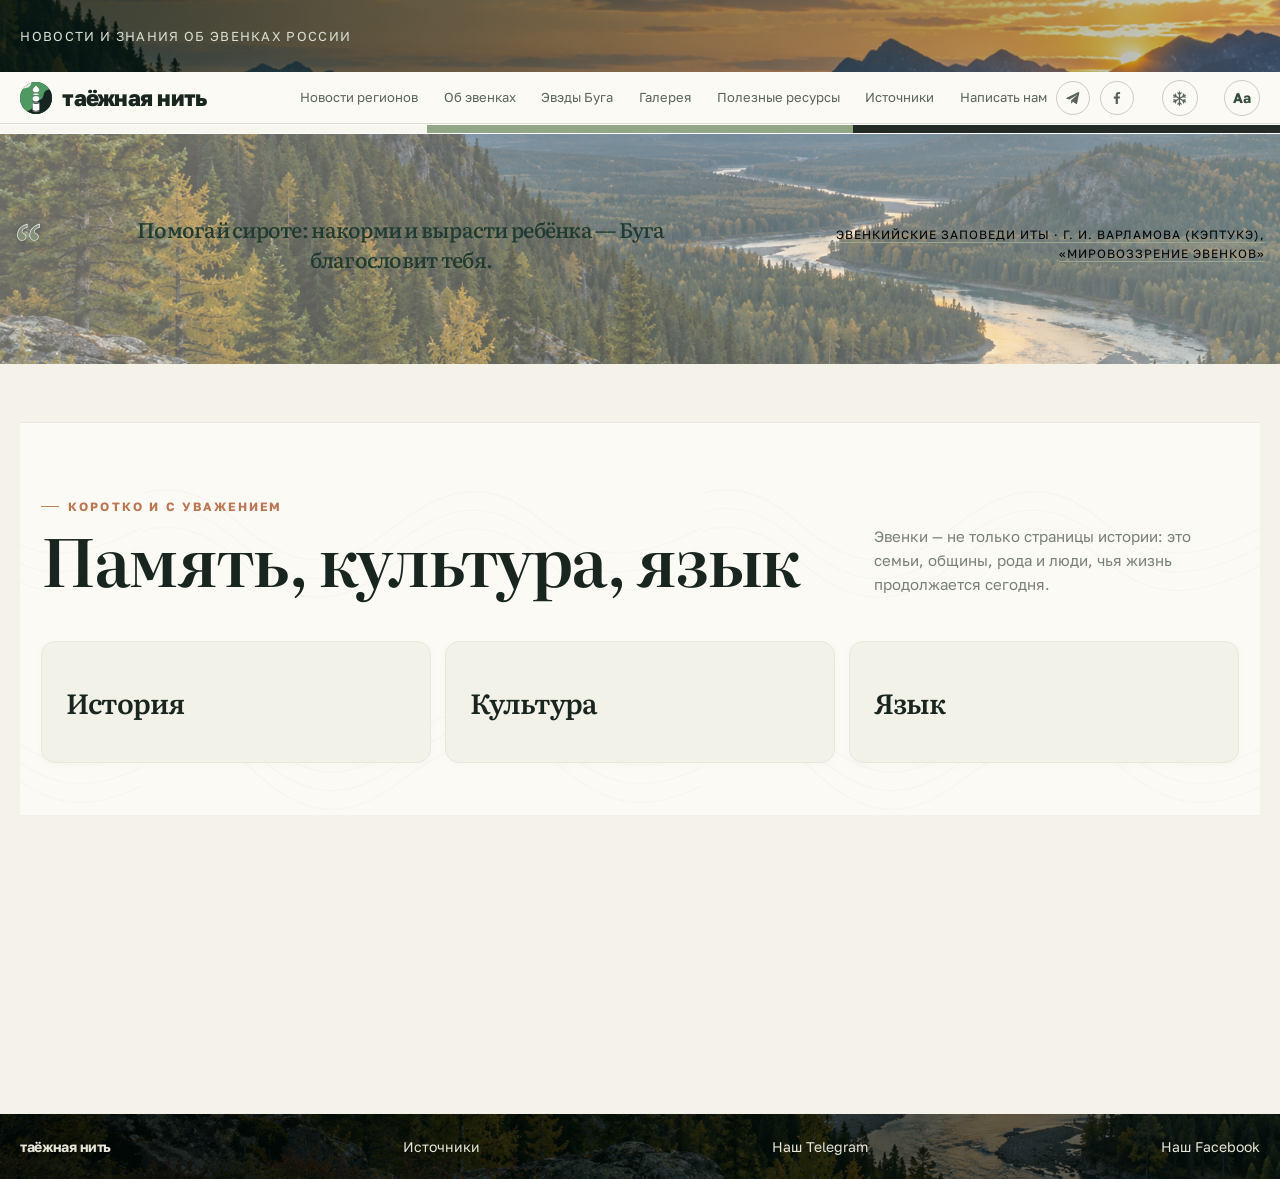
<file: history.html>
<!doctype html><html lang="ru"><head><meta charset="utf-8"><meta name="viewport" content="width=device-width,initial-scale=1"><meta name="theme-color" content="#152b25"><title>История, культура и язык — Таёжная нить</title><style>
@import url('https://fonts.googleapis.com/css2?family=DM+Sans:wght@400;500;600;700&family=Manrope:wght@400;500;600;700;800&display=swap');
:root{--pine:#152b25;--pine2:#203c32;--moss:#73846a;--cream:#f5f3e9;--paper:#fbfaf5;--ink:#19251f;--muted:#788078;--line:#dedfd5;--clay:#bc7654;--gold:#d8b276}*{box-sizing:border-box}html{scroll-behavior:smooth}body{margin:0;background:var(--cream);color:var(--ink);font-family:'DM Sans',sans-serif}a{color:inherit;text-decoration:none}button,input,select{font:inherit}button{cursor:pointer}.wrap{max-width:1240px;margin:auto;padding:0 32px}.topline{background:var(--pine);color:#d9e0d4;font-size:11px;letter-spacing:.12em;text-transform:uppercase}.topline .wrap{height:36px;display:flex;align-items:center;justify-content:space-between}.status{display:flex;gap:9px;align-items:center}.dot{width:7px;height:7px;background:#b5cb8c;border-radius:50%;box-shadow:0 0 0 4px #b5cb8c24}.nav{height:78px;border-bottom:1px solid var(--line);background:var(--paper)}.nav .wrap{height:100%;display:flex;align-items:center;justify-content:space-between}.brand{display:flex;align-items:center;gap:12px;font-family:Manrope,sans-serif;font-weight:800;letter-spacing:-.04em;font-size:23px}.brand-mark{width:36px;height:36px;border-radius:50%;display:grid;place-items:center;background:var(--pine);color:#e2d9bf}.brand-mark svg{width:22px}.navlinks{display:flex;gap:30px;color:#59645c;font-size:13px}.navlinks a:hover{color:var(--clay)}.nav-cta{border:1px solid #bdc3b6;border-radius:30px;padding:10px 16px;font-size:12px}.hero{background:var(--pine);color:#f4f0df;overflow:hidden;position:relative;min-height:470px}.hero .wrap{display:grid;grid-template-columns:1.15fr .85fr;min-height:470px;align-items:center;position:relative;z-index:1}.eyebrow{color:#c5b28d;font-size:11px;letter-spacing:.2em;text-transform:uppercase;font-weight:700}.hero h1{font:500 clamp(48px,7vw,84px)/.98 Manrope,sans-serif;letter-spacing:-.065em;margin:23px 0 20px;max-width:660px}.hero h1 em{color:#c6b895;font-style:normal}.hero p{color:#c1c9bb;max-width:490px;line-height:1.7;font-size:15px}.hero-actions{display:flex;gap:12px;margin-top:30px}.btn{border:0;border-radius:30px;padding:14px 20px;font-weight:600;font-size:13px;display:inline-flex;align-items:center;gap:10px}.btn-light{background:#e8dfc7;color:var(--pine)}.btn-ghost{border:1px solid #617066;color:#e6ebdf;background:transparent}.hero-art{height:390px;position:relative}.sun{width:170px;height:170px;position:absolute;top:36px;right:88px;background:linear-gradient(145deg,#d9bf86,#927d58);border-radius:50%;opacity:.8}.ridge{position:absolute;bottom:0;left:-40px;width:130%;height:230px;background:#294338;clip-path:polygon(0 66%,13% 34%,28% 60%,47% 15%,62% 54%,78% 20%,100% 62%,100% 100%,0 100%)}.ridge.back{bottom:8px;background:#20382e;clip-path:polygon(0 48%,16% 66%,35% 17%,51% 52%,72% 8%,100% 65%,100% 100%,0 100%);opacity:.75}.forest{position:absolute;bottom:0;right:0;width:115%;height:180px;display:flex;align-items:end;justify-content:space-around;opacity:.9}.tree{width:0;height:0;border-left:17px solid transparent;border-right:17px solid transparent;border-bottom:80px solid #132720;position:relative;margin:0 7px}.tree:before{content:'';position:absolute;left:-13px;top:25px;border-left:13px solid transparent;border-right:13px solid transparent;border-bottom:60px solid #132720}.tree:after{content:'';position:absolute;left:-9px;top:51px;border-left:9px solid transparent;border-right:9px solid transparent;border-bottom:44px solid #132720}.tree:nth-child(2n){transform:scale(1.25);border-bottom-color:#182d25}.tree:nth-child(2n):before,.tree:nth-child(2n):after{border-bottom-color:#182d25}.hero-caption{position:absolute;bottom:28px;right:5px;color:#a9b4a7;font-size:10px;letter-spacing:.13em;text-transform:uppercase}.stats{background:#e9e7dc;border-bottom:1px solid var(--line)}.stats .wrap{display:flex;align-items:center;gap:0;min-height:85px}.stat{padding:0 28px;border-right:1px solid #d3d4c8}.stat:first-child{padding-left:0}.stat:last-child{border:0}.stat strong{font:700 20px Manrope,sans-serif;color:var(--pine);display:block}.stat span{font-size:10px;letter-spacing:.08em;text-transform:uppercase;color:#7c8378}.section{padding:76px 0}.section-head{display:flex;justify-content:space-between;align-items:end;margin-bottom:30px}.section-kicker{font-size:10px;letter-spacing:.18em;text-transform:uppercase;color:var(--clay);font-weight:700}.section h2{font:600 clamp(29px,4vw,44px)/1.1 Manrope,sans-serif;letter-spacing:-.05em;margin:9px 0 0}.section-intro{color:var(--muted);font-size:13px;max-width:365px;line-height:1.6}.news-area{background:var(--paper)}.filters{display:flex;gap:8px;flex-wrap:wrap;margin-bottom:17px}.chip{border:1px solid var(--line);background:transparent;border-radius:30px;padding:9px 14px;font-size:11px;color:#626b61}.chip.active,.chip:hover{background:var(--pine);border-color:var(--pine);color:#f5f3e9}.search-row{display:flex;gap:12px;margin-bottom:28px}.searchbox{position:relative;flex:1}.searchbox input{width:100%;border:1px solid var(--line);border-radius:10px;padding:14px 16px 14px 42px;background:#fffefa;outline:none;font-size:13px}.searchbox input:focus{border-color:#829178}.search-icon{position:absolute;left:15px;top:14px;color:#7e897c}.sort{border:1px solid var(--line);border-radius:10px;padding:0 14px;background:#fffefa;color:#5b645c;font-size:12px}.news-grid{display:grid;grid-template-columns:repeat(4,minmax(0,1fr));gap:16px}.news-card{background:#fffefa;border:1px solid #e5e4da;border-radius:14px;padding:22px;min-height:224px;display:flex;flex-direction:column;transition:transform .2s,box-shadow .2s}.news-card:hover{transform:translateY(-3px);box-shadow:0 10px 25px #1833290b}.card-meta{display:flex;align-items:center;justify-content:space-between;font-size:10px;color:#8a8e84;text-transform:uppercase;letter-spacing:.08em}.region-tag{color:#63765d;background:#edf0e7;padding:6px 9px;border-radius:20px}.news-card h3{font:600 18px/1.3 Manrope,sans-serif;letter-spacing:-.025em;margin:20px 0 10px}.news-card p{font-size:12px;color:#697168;line-height:1.55;margin:0 0 20px}.card-foot{margin-top:auto;display:flex;justify-content:space-between;align-items:center;font-size:11px;color:#858c82}.card-foot a{color:#49654e;font-weight:700}.demo-note{display:inline-flex;gap:8px;align-items:center;color:#7b806f;font-size:11px;margin-top:18px}.demo-note span{width:17px;height:17px;border:1px solid #aaa98e;border-radius:50%;display:grid;place-items:center;font-size:10px}.no-results{grid-column:1/-1;padding:48px 20px;text-align:center;color:#7d857a;border:1px dashed var(--line);border-radius:14px}.regions{padding:76px 0;background:#e9e7dc}.region-layout{display:grid;grid-template-columns:.8fr 1.2fr;gap:50px;align-items:center}.region-map{height:290px;background:#d7d9cc;border-radius:16px;position:relative;overflow:hidden;display:grid;place-items:center}.map-lines{position:absolute;inset:0;opacity:.5;background:linear-gradient(30deg,transparent 48%,#b4b9a8 49%,transparent 50%),linear-gradient(150deg,transparent 48%,#b4b9a8 49%,transparent 50%);background-size:75px 75px}.map-shape{width:75%;height:65%;background:#65795e;clip-path:polygon(7% 23%,24% 14%,32% 23%,43% 6%,55% 18%,69% 11%,78% 24%,96% 31%,82% 43%,88% 56%,72% 59%,67% 77%,55% 72%,47% 91%,35% 79%,21% 83%,19% 67%,7% 60%,14% 43%,2% 37%);position:relative;filter:drop-shadow(0 7px 8px #152b2522)}.pin{position:absolute;width:9px;height:9px;background:#e6c785;border:2px solid var(--pine);border-radius:50%;box-shadow:0 0 0 5px #e6c78533}.pin:nth-child(1){top:32%;left:29%}.pin:nth-child(2){top:46%;left:43%}.pin:nth-child(3){top:36%;left:57%}.pin:nth-child(4){top:55%;left:67%}.pin:nth-child(5){top:63%;left:53%}.map-label{position:absolute;bottom:16px;left:18px;font-size:9px;letter-spacing:.14em;color:#778070;text-transform:uppercase}.region-list{display:grid;grid-template-columns:1fr 1fr;gap:9px}.region-item{padding:13px 14px;border:1px solid #d6d7cb;border-radius:9px;font-size:12px;color:#425044;display:flex;align-items:center;gap:10px;background:#efeee6}.region-item b{font-size:9px;color:#9a7658;letter-spacing:.08em}.region-note{font-size:11px;line-height:1.6;color:#7d8379;margin-top:16px}.about{background:var(--paper)}.about-grid{display:grid;grid-template-columns:repeat(3,1fr);gap:16px}.about-card{padding:25px;background:#f3f2e9;border-radius:14px;min-height:245px}.about-icon{width:38px;height:38px;background:#e4e5d7;border-radius:50%;display:grid;place-items:center;font-size:17px}.about-card h3{font:600 19px Manrope,sans-serif;letter-spacing:-.03em;margin:19px 0 10px}.about-card p{font-size:12px;line-height:1.7;color:#70786e;margin:0}.about-card a{display:inline-block;margin-top:18px;color:#536b4f;font-size:11px;font-weight:700}.quote-band{background:#d9dfd1;padding:50px 0}.quote-band .wrap{display:grid;grid-template-columns:40px 1fr auto;gap:22px;align-items:center}.quote-mark{font:60px Georgia;color:#839176;line-height:.8}.quote-band blockquote{margin:0;font:500 21px/1.45 Manrope,sans-serif;letter-spacing:-.025em;max-width:760px}.quote-band cite{font-style:normal;font-size:10px;color:#707a6d;letter-spacing:.1em;text-transform:uppercase}.sources{padding:52px 0}.sources h2{font:600 20px Manrope}.source-links{display:flex;gap:10px;flex-wrap:wrap;margin-top:18px}.source-links a{font-size:11px;color:#586951;border-bottom:1px solid #aeb7a5;padding-bottom:3px}.footer{background:var(--pine);color:#e8e6d8;padding:28px 0}.footer .wrap{display:flex;justify-content:space-between;align-items:center;font-size:11px;color:#bac4b7}.footer strong{font:700 15px Manrope;color:#f2eedf}.menu{display:none}
@media(max-width:800px){.wrap{padding:0 20px}.navlinks{display:none}.nav-cta{display:none}.menu{display:block;border:0;background:none;font-size:22px;color:var(--pine)}.hero .wrap{grid-template-columns:1fr;min-height:570px;align-items:start;padding-top:64px}.hero-art{position:absolute;right:-70px;bottom:0;width:64%;height:280px;opacity:.8}.hero h1{font-size:61px}.hero p{max-width:420px}.hero-caption{display:none}.stats .wrap{overflow:auto}.stat{min-width:max-content;padding:0 18px}.section{padding:58px 0}.news-grid{grid-template-columns:repeat(2,1fr)}.region-layout{grid-template-columns:1fr;gap:26px}.region-map{height:230px}.quote-band .wrap{grid-template-columns:25px 1fr}.quote-band cite{grid-column:2}.about-grid{grid-template-columns:1fr 1fr}}
@media(max-width:520px){.topline .wrap{font-size:9px}.topline .wrap span:last-child{display:none}.hero .wrap{min-height:560px;padding-top:52px}.hero h1{font-size:54px}.hero p{font-size:13px;max-width:320px}.hero-art{width:90%;right:-95px;height:235px}.btn{padding:12px 15px;font-size:11px}.stats .wrap{min-height:75px}.stat strong{font-size:17px}.stat span{font-size:8px}.section-head{display:block}.section-intro{margin-top:12px}.search-row{flex-direction:column}.sort{height:42px}.news-grid{grid-template-columns:1fr}.news-card{min-height:195px}.region-list{grid-template-columns:1fr}.region-map{height:200px}.about-grid{grid-template-columns:1fr}.about-card{min-height:unset}.quote-band blockquote{font-size:17px}.footer .wrap{align-items:flex-start;gap:12px;flex-direction:column}}
.search-row{justify-content:flex-end}.knowledge-section{scroll-margin-top:145px;margin-top:48px}.knowledge-section>h2{font:700 clamp(27px,3.4vw,38px)/1.15 Manrope,sans-serif;letter-spacing:-.04em;color:var(--pine);margin:0 0 18px}.knowledge-section .article-content{margin-top:0}.knowledge-nav{position:sticky;top:114px;z-index:5;background:var(--cream);padding:12px 0;margin-bottom:12px}.knowledge-nav a{padding:8px 12px;border-radius:24px}.knowledge-nav a:hover,.knowledge-nav a:focus-visible{background:var(--pine);color:var(--gold)}
</style>
<style>.nav{position:sticky;top:0;z-index:20;box-shadow:0 4px 18px #152b2508}.hero:before{content:"";position:absolute;inset:0;background:linear-gradient(90deg,rgba(15,34,27,.92),rgba(18,39,31,.78) 52%,rgba(18,39,31,.48)),url("https://images.unsplash.com/photo-1705574429259-dc47c7504314?auto=format&fit=crop&w=2200&q=85") center 46%/cover no-repeat;opacity:.9;z-index:0}.source-form{display:grid;grid-template-columns:1fr 1.5fr auto;gap:10px;margin:20px 0 14px}.source-form input{border:1px solid var(--line);border-radius:9px;padding:13px 14px;background:#fffefa;font-size:12px;min-width:0}.source-list{display:grid;gap:8px}.source-row{display:flex;align-items:center;justify-content:space-between;padding:12px 14px;border:1px solid var(--line);border-radius:9px;background:#fffefa;font-size:12px}.source-row small{display:block;color:#8a9187;margin-top:4px}.remove-source{border:1px solid #dfcfc3;color:#98674c;background:transparent;border-radius:20px;padding:7px 10px;font-size:11px}@media(max-width:800px){.source-form{grid-template-columns:1fr 1fr}.source-form button{grid-column:1/-1;justify-content:center}}</style>
<style>@media(max-width:800px){.nav .wrap{gap:8px}.navlinks{display:flex;gap:10px;font-size:10px;white-space:nowrap}.nav-cta{display:inline-block;padding:8px;font-size:10px;white-space:nowrap}.menu{display:none}}@media(max-width:520px){.brand{font-size:15px;gap:7px}.brand-mark{width:30px;height:30px}.navlinks{font-size:9px;gap:6px}.nav-cta{font-size:9px;padding:7px}}.regions[id="regions"],.gallery[id="gallery"]{scroll-margin-top:125px}.auth-overlay{position:fixed;inset:0;z-index:60;background:#101b17b8;display:grid;place-items:center;padding:20px}.auth-overlay[hidden]{display:none}.auth-box{position:relative;background:#fbfaf5;border-radius:16px;padding:30px;max-width:400px;width:100%;display:grid;gap:14px}.auth-box h2{margin:0;font:600 28px Manrope,sans-serif}.auth-box p{font-size:13px;color:#697168}.auth-box input{padding:13px;border:1px solid var(--line);border-radius:8px}.auth-close{position:absolute;right:14px;top:10px;border:0;background:none;font-size:25px;color:#697168}#authError{font-size:12px;color:#9a543d}.quote-edit{display:grid;gap:8px;border:1px solid var(--line);padding:13px;border-radius:10px;background:#fffefa;margin-top:9px}.quote-edit textarea,.quote-edit input{padding:10px;border:1px solid var(--line);border-radius:7px;font:inherit;font-size:12px}.regions[id="regions"]{scroll-margin-top:90px}</style>
<style>.wrap{width:100%;max-width:none;padding-left:clamp(14px,1.6vw,28px);padding-right:clamp(14px,1.6vw,28px)}.filters{display:grid;grid-template-columns:repeat(6,minmax(0,1fr));gap:10px}.filters .chip{min-width:0;min-height:52px;border-radius:12px;padding:9px 12px;text-align:center;line-height:1.25;white-space:normal;overflow-wrap:anywhere;display:flex;justify-content:center;align-items:center;transition:background .18s,color .18s,border-color .18s}.filters .chip:hover,.filters .chip:focus-visible{background:#203c32;border-color:#203c32;color:#f5f3e9}.filters .chip.active{background:#152b25;border-color:#152b25;color:#f5f3e9}.filters .chip.active:hover{background:#203c32;border-color:#203c32}@media(max-width:1000px){.filters{grid-template-columns:repeat(3,minmax(0,1fr))}}@media(max-width:600px){.wrap{padding-left:14px;padding-right:14px}.filters{grid-template-columns:repeat(2,minmax(0,1fr));gap:8px}.filters .chip{min-height:48px;padding:8px 9px;font-size:11px}.navlinks{gap:5px}.navlinks a{font-size:9px}.navlinks a:first-child{font-size:0}.navlinks a:first-child:after{content:"Новости";font-size:9px}}@media(max-width:360px){.brand{font-size:13px}.brand-mark{width:27px;height:27px}.navlinks{gap:4px}}.topline{position:sticky;top:0;z-index:22}.nav{position:sticky;top:36px;z-index:21}.brand{font-size:23px}.gallery{background:#e9e7dc}.gallery-empty{margin-top:26px;min-height:190px;padding:30px;border-radius:14px;border:1px dashed #bfc5b8;background:#f3f2e9;display:flex;flex-direction:column;align-items:center;justify-content:center;text-align:center;color:#687365}.gallery-symbol{font-size:26px;color:#829177}.gallery-empty p{max-width:540px;line-height:1.65}.gallery-empty small{font-size:11px;color:#8a9086}</style>
<style>(max-width:600px){.brand{font-size:15px}.brand-mark{width:30px;height:30px}}@media(max-width:360px){.brand{font-size:13px}.brand-mark{width:27px;height:27px}}</style>
<style>.hero .wrap{grid-template-columns:minmax(0,1fr)}.hero h1{max-width:none;width:100%;font-size:min(clamp(72px,10.5vw,126px),calc((100vw - 32px)/10));letter-spacing:-.065em}.hero p{max-width:none;width:100%;white-space:nowrap}.filters .chip:hover,.filters .chip:focus-visible,.filters .chip.active:hover{color:#e1c98e}@media(max-width:800px){.hero h1{font-size:clamp(44px,8vw,64px)}.hero p{white-space:normal}}@media(max-width:600px){.hero h1{font-size:clamp(29px,8vw,42px);letter-spacing:-.055em}.hero p{font-size:13px;max-width:100%}}</style>
<style>button,.btn,.chip,.nav-cta,.region-item,.remove-source{transition:background-color .18s ease,color .18s ease,border-color .18s ease,transform .18s ease}button:hover,.btn:hover,.chip:hover,.nav-cta:hover,.region-item:hover,.remove-source:hover{background-color:#203c32;border-color:#203c32;color:#f5f3e9}button:focus-visible,.btn:focus-visible,.chip:focus-visible,.nav-cta:focus-visible,.region-item:focus-visible,.remove-source:focus-visible{outline:2px solid #d8b276;outline-offset:3px}.btn-light:hover{background-color:#c5d0b2;color:#152b25}.btn-ghost:hover{background-color:#29483b;border-color:#a1b29d;color:#fff}.chip.active:hover{background-color:#203c32;color:#e1c98e}.news-card .card-foot a,.about-card a,.source-links a{transition:color .18s ease}.news-card .card-foot a:hover,.about-card a:hover,.source-links a:hover{color:#bc7654}</style>
<style>.stats .wrap{display:grid;grid-template-columns:repeat(6,minmax(0,1fr));align-items:stretch;gap:0}.stats .stat{min-width:0}.stats .stat:nth-child(5){border-right:0}.stat-context{grid-column:1/-1;margin:12px 0 0;color:#788078;font-size:10px;line-height:1.5}.region-list{grid-template-columns:repeat(3,minmax(0,1fr))}@media(max-width:900px){.stats .wrap{grid-template-columns:repeat(2,minmax(0,1fr))}.stats .stat{padding:12px 14px;border-bottom:1px solid #d3d4c8}.stats .stat:last-of-type{border-right:0}.region-list{grid-template-columns:repeat(2,minmax(0,1fr))}}@media(max-width:520px){.stats .wrap{grid-template-columns:repeat(2,minmax(0,1fr));overflow:visible}.stat strong{font-size:15px}.stat span{font-size:8px}}</style>
<style>.stats .stat:nth-child(5){border-right:0}.stat-context a{color:#536b4f;text-decoration:underline;text-underline-offset:2px}</style>
<style>.stats .stat{display:flex;flex-direction:column;justify-content:center;min-height:85px}</style>
<style>.source-form{grid-template-columns:1fr 1.4fr 1.8fr auto}</style>
<style>.filters .chip{aspect-ratio:1/1;min-height:0;position:relative;isolation:isolate;overflow:hidden;display:flex;align-items:flex-end;justify-content:flex-start;padding:clamp(12px,1.2vw,20px);border-radius:16px;font-size:clamp(12px,1.05vw,17px);font-weight:600;text-align:left}.filters .chip::before{content:attr(data-symbol);position:absolute;z-index:-1;right:.02em;bottom:-.19em;font:400 clamp(78px,8vw,150px)/1 Georgia,serif;color:#73846a;opacity:.18;pointer-events:none;filter:grayscale(1);transition:opacity .2s,color .2s}.filters .chip>span{position:relative;z-index:1;max-width:100%;line-height:1.3}.filters .chip:hover::before,.filters .chip:focus-visible::before{opacity:.32;color:#d8b276}.filters .chip.active::before{color:#e8eddf;opacity:.2}.filters .chip.active:hover::before{opacity:.3}(max-width:1000px){.filters .chip{aspect-ratio:1/1}}(max-width:600px){.filters .chip{padding:11px;border-radius:13px;font-size:12px}}(max-width:360px){.filters .chip{padding:9px;font-size:10px}}</style>
<style>.news-area{background:#e8e9df}.news-card{background:#fbfaf5;border-color:#d4d9cb;box-shadow:0 5px 18px #152b250a}.news-card:hover{background:#f1f3e9;border-color:#b9c5af}.archive-link-row{display:flex;justify-content:center;margin-top:28px}.archive-link{display:inline-flex;align-items:center;gap:12px;padding:14px 22px;border-radius:30px;background:#152b25;color:#f5f3e9;font-weight:700;font-size:13px;transition:background .2s,color .2s}.archive-link:hover{background:#345543;color:#e8d8a8}(max-width:520px){.archive-link-row{margin-top:22px}}</style>
<style>.topline{background-color:#0b211b;background-image:linear-gradient(110deg,rgba(5,22,17,.97) 0%,rgba(8,27,21,.91) 38%,rgba(13,34,27,.78) 72%,rgba(15,38,30,.72) 100%),url("https://images.unsplash.com/photo-1705574429259-dc47c7504314?auto=format&fit=crop&w=2200&q=85");background-position:center 36%;background-size:cover}</style>
<style>.topline{position:sticky;top:0;z-index:40}.nav{position:sticky;top:36px;z-index:39}</style>
<style>.filters .chip{aspect-ratio:3/1;min-height:0;padding:clamp(9px,.9vw,15px)}.filters .chip::before{font-size:clamp(36px,5vw,92px)}</style>
<style>.quote-band{background-color:#e8e9df;background-image:linear-gradient(105deg,rgba(245,243,233,.9),rgba(238,241,230,.82) 52%,rgba(232,237,224,.88)),url("https://images.unsplash.com/photo-1705574429259-dc47c7504314?auto=format&fit=crop&w=2200&q=85");background-position:center 52%;background-size:cover;color:#203c32}.quote-band cite{color:#596b59}.quote-band .quote-mark{color:#73846a}</style>
<style>.footer{background-color:#0b211b;background-image:linear-gradient(110deg,rgba(5,22,17,.89),rgba(8,27,21,.76) 48%,rgba(15,38,30,.61)),url("https://images.unsplash.com/photo-1705574429259-dc47c7504314?auto=format&fit=crop&w=2200&q=85");background-position:center 46%;background-size:cover;color:#e8e6d8}.footer a{color:#e8e6d8}.footer a:hover{color:#d8c28e}</style>
<style>.about-card{position:relative}.about-card .card-more{display:inline-block;margin-top:14px;color:#49654e;font-size:12px;font-weight:700}.about-card:hover .card-more{color:#203c32}</style><style>.topline{position:sticky;top:0;z-index:40}.nav{position:sticky;top:36px;z-index:39}.navlinks{display:flex!important;gap:clamp(10px,2vw,24px);flex-wrap:wrap}.menu{display:none}.page-main{min-height:calc(100vh - 150px);padding:58px 0 78px}.page-main h1{font:600 clamp(36px,6vw,64px)/1.05 Manrope,sans-serif;letter-spacing:-.055em;margin:10px 0 18px}.page-kicker{font-size:10px;letter-spacing:.18em;text-transform:uppercase;color:var(--clay);font-weight:700}.page-intro{color:var(--muted);font-size:15px;line-height:1.7;max-width:760px}.article-content{background:var(--paper);border:1px solid var(--line);border-radius:16px;padding:clamp(20px,4vw,48px);margin-top:30px;font-size:16px;line-height:1.85}.article-content h2,.article-content h3{font-family:Manrope,sans-serif;line-height:1.25}.article-content img,.article-content video{max-width:100%;height:auto;border-radius:10px}.article-content audio{max-width:100%}.article-content figure{margin:22px 0}.article-content figcaption{font-size:12px;color:var(--muted)}.page-footer{background:#152b25;color:#e8e6d8;padding:24px 0}.page-footer .wrap{display:flex;justify-content:space-between;gap:18px;font-size:12px}@media(max-width:700px){.nav{top:36px;height:auto}.nav .wrap{height:auto;min-height:68px;align-items:flex-start;flex-direction:column;padding:12px 14px}.navlinks{width:100%;gap:8px 12px;font-size:10px}.page-main{padding:38px 0 54px}.article-content{font-size:14px;padding:20px}.page-footer .wrap{flex-direction:column}}</style><style>.knowledge-nav{display:flex;gap:18px;flex-wrap:wrap;margin-bottom:10px}.knowledge-nav a{font-size:10px;letter-spacing:.18em;text-transform:uppercase;color:#bc7654;font-weight:700;transition:color .18s ease}.knowledge-nav a:hover,.knowledge-nav a:focus-visible{color:#203c32;text-decoration:underline;text-underline-offset:4px}@media(max-width:520px){.knowledge-nav{gap:12px}.knowledge-nav a{font-size:9px}}</style><style>.brand-mark{overflow:hidden}.brand-mark img{display:block;width:100%;height:100%;object-fit:cover}</style><style>.article-content .history-figure{margin:28px 0 36px}.article-content .history-figure img{display:block;width:100%;max-width:100%;height:auto;border-radius:10px;background:#e9e7dc}.article-content .history-figure figcaption{margin-top:10px;line-height:1.6}.article-content .history-table-wrap{overflow-x:auto;margin:18px 0 28px}.article-content table{width:100%;border-collapse:collapse;font-size:13px;line-height:1.5}.article-content th,.article-content td{padding:10px 12px;border:1px solid #d4d9cb;text-align:left;vertical-align:top}.article-content th{background:#e9e7dc;color:#203c32}.article-content .draft-note{padding:13px 16px;border-left:3px solid #bc7654;background:#f3f2e9;color:#687267;font-size:12px;line-height:1.6;margin-bottom:24px}.bibliography-item{padding-left:18px;text-indent:-18px}.article-content .article-sources{margin-top:2.2em;padding-top:1.2em;border-top:1px solid var(--line);font-size:.76em;line-height:1.6;color:var(--muted)}.article-content .article-sources h3{font-size:1.12em;color:var(--ink)}.article-content .article-sources ul{padding-left:1.2em}.article-content .article-sources li{margin:.35em 0}.article-content .article-sources a,.article-content .bibliography-item{font-size:.88em;color:#526b52;text-decoration:underline;text-underline-offset:2px}.article-content .bibliography-item{margin:.45em 0;line-height:1.5}.article-content .history-figure figcaption{font-size:11px;line-height:1.5}</style><link rel="stylesheet" href="visual-system.css?v=20261023-flag-divider-2x"><style>.knowledge-section{scroll-margin-top:145px;margin-top:48px}.knowledge-section>h2{font:700 clamp(27px,3.4vw,38px)/1.15 Manrope,sans-serif;letter-spacing:-.04em;color:var(--pine);margin:0 0 18px}.knowledge-section .article-content{margin-top:0}.knowledge-nav{position:sticky;top:114px;z-index:5;background:var(--cream);padding:12px 0;margin-bottom:12px}.knowledge-nav a{padding:8px 12px;border-radius:24px}.knowledge-nav a:hover,.knowledge-nav a:focus-visible{background:var(--pine);color:var(--gold)}</style><style id="knowledge-card-disclosure">
.knowledge-section{display:none;scroll-margin-top:145px}
.knowledge-section:target{display:block}
.knowledge-section:target>h2{display:flex;align-items:center;justify-content:space-between;gap:20px}
.knowledge-collapse{flex:none;font:600 12px/1.2 'DM Sans',sans-serif;letter-spacing:0;color:#748071;text-decoration:underline;text-underline-offset:4px}
.knowledge-collapse:hover,.knowledge-collapse:focus-visible{color:#bc7654}
</style>
<style id="knowledge-card-icon-badges">
.about#knowledge-overview .about-icon-history,.about#knowledge-overview .about-icon-culture,.about#knowledge-overview .about-icon-language{width:76px;height:76px;flex:none;border-radius:50%;background:#f3f2e9;border:1px solid rgba(21,43,37,.08);box-shadow:inset 0 0 0 1.5px #fffdf4}
.about#knowledge-overview .about-icon-language img{width:60px;height:60px;object-fit:contain;border-radius:50%}
.about#knowledge-overview .about-icon-culture svg{width:62px;height:62px}
.about#knowledge-overview .about-card:hover .about-icon-history,.about#knowledge-overview .about-card:focus-visible .about-icon-history,.about#knowledge-overview .about-card:hover .about-icon-culture,.about#knowledge-overview .about-card:focus-visible .about-icon-culture,.about#knowledge-overview .about-card:hover .about-icon-language,.about#knowledge-overview .about-card:focus-visible .about-icon-language{background:#f3f2e9;border-color:rgba(21,43,37,.08);box-shadow:inset 0 0 0 1.5px #fffdf4}
#knowledge-overview .about-icon-history,#knowledge-overview .about-icon-culture,#knowledge-overview .about-icon-language{opacity:0;transform:scale(.78);transition:opacity .22s ease,transform .3s cubic-bezier(.2,.7,.25,1)}
#knowledge-overview .about-card:hover .about-icon-history,#knowledge-overview .about-card:focus-visible .about-icon-history,#knowledge-overview .about-card:hover .about-icon-culture,#knowledge-overview .about-card:focus-visible .about-icon-culture,#knowledge-overview .about-card:hover .about-icon-language,#knowledge-overview .about-card:focus-visible .about-icon-language{opacity:1;transform:scale(1)}
@media(hover:none){#knowledge-overview .about-icon-history,#knowledge-overview .about-icon-culture,#knowledge-overview .about-icon-language{opacity:1;transform:none}}
@media(prefers-reduced-motion:reduce){#knowledge-overview .about-icon-history,#knowledge-overview .about-icon-culture,#knowledge-overview .about-icon-language{transition:none}}
</style><style id="article-back-top-style">.article-back-top{display:table;margin:2em auto 0;padding:10px 18px;border:1px solid #c8cbbb;border-radius:999px;color:#596b59;font-size:12px;font-weight:700;transition:background-color .18s ease,color .18s ease,border-color .18s ease}.article-back-top:hover,.article-back-top:focus-visible{background:#152b25;border-color:#152b25;color:#e5c58c}</style>
<style id="knowledge-card-compact-layout">
#knowledge-overview .about-grid{gap:14px}
#knowledge-overview .about-card{height:122px;min-height:122px;padding:18px 24px;display:flex;flex-direction:row;align-items:center;justify-content:space-between;gap:20px}
#knowledge-overview .about-card .about-icon{order:2;flex:0 0 76px;margin:0}
#knowledge-overview .about-card h3{order:1;margin:0;font-size:clamp(22px,2vw,28px);line-height:1.2}
@media(max-width:800px){
 #knowledge-overview .about-grid{grid-template-columns:1fr;gap:12px}
 #knowledge-overview .about-card{height:108px;min-height:108px;padding:14px 18px;gap:18px}
 #knowledge-overview .about-card .about-icon{flex-basis:76px}
 #knowledge-overview .about-card h3{font-size:24px}
}
@media(max-width:400px){
 #knowledge-overview .about-card{height:96px;min-height:96px;padding:12px 14px;gap:14px}
 #knowledge-overview .about-card h3{font-size:21px}
}
</style>
<link rel="stylesheet" href="site-header.css?v=20261020-static"><link rel="stylesheet" href="quote-band.css?v=20261023-flag-divider-2x"><style id="history-full-bleed-quote">
.history-page-quote-band{
  position:relative;
  width:100%;
  max-width:100%;
  margin:0;
  padding:46px 0;
  border-bottom:1px solid rgba(115,132,106,.18);
  box-shadow:0 12px 34px rgba(21,43,37,.055);
}
.history-page-quote-band:before{height:8px}
.history-page-quote-band .wrap{
  width:100%;
  max-width:1580px;
  margin-inline:auto;
  padding-inline:clamp(28px,7vw,120px);
  grid-template-columns:48px minmax(0,1fr);
  gap:28px;
}
.history-page-quote-band .quote-mark{font-size:66px;color:#73846a}
.history-page-quote-band blockquote{
  max-width:1080px;
  color:#203c32;
  font:500 clamp(20px,1.65vw,26px)/1.5 Manrope,sans-serif;
  letter-spacing:-.025em;
}
.history-page-quote-band cite{margin-top:14px;font-size:10px;line-height:1.6;color:#586b59}
@media(max-width:700px){
  .history-page-quote-band{margin-top:24px;padding:32px 0}
  .history-page-quote-band .wrap{grid-template-columns:27px minmax(0,1fr);gap:16px;padding-inline:22px}
  .history-page-quote-band .quote-mark{font-size:46px}
  .history-page-quote-band blockquote{font-size:18px;line-height:1.5}
  .history-page-quote-band cite{font-size:9px}
}
#knowledge-overview{padding-bottom:52px}
.history-page-quote-band+.knowledge-section:target{margin-top:58px}
@media(max-width:700px){
  #knowledge-overview{padding-bottom:36px}
  .history-page-quote-band+.knowledge-section:target{margin-top:38px}
}
</style><script>try{document.documentElement.dataset.season=localStorage.getItem("taiga-season-theme")||"day"}catch(e){document.documentElement.dataset.season="day"}</script><link rel="stylesheet" href="season-theme.css?v=20261031-global-font-no-lens"></head><body><div class="topline"><div class="wrap"><span>Новости и знания об эвенках России</span></div></div>
<header class="nav"><div class="wrap"><a class="brand" href="index.html"><span class="brand-mark"><img src="taezhnye-golosa-sevek-mo.svg?v=20261001-logo-1" alt=""></span>таёжная нить</a><nav class="navlinks" aria-label="Основная навигация"><a href="index.html#news">Новости регионов</a><a href="history.html" aria-current="page">Об эвенках</a><a href="map.html">Эвэды Буга</a><a href="gallery.html">Галерея</a><a href="index.html#resources">Полезные ресурсы</a><a href="sources.html">Источники</a><a href="contact.html">Написать нам</a><span class="nav-social" aria-label="Социальные сети"><a href="https://t.me/taiga_thread" aria-label="Telegram" title="Telegram" target="_blank" rel="noopener noreferrer"><svg viewBox="0 0 24 24" aria-hidden="true"><path d="M21.5 3.7 18.2 20c-.2 1.1-.8 1.4-1.6.9l-4.5-3.3-2.2 2.1c-.2.2-.4.4-.8.4l.3-4.6 8.4-7.6c.4-.3-.1-.5-.6-.2L6.8 14.4l-4.4-1.4c-1-.3-1-1 .2-1.5L20 3.1c.9-.3 1.7.2 1.5.6Z"/></svg></a><a href="https://www.facebook.com/groups/1427835186122942/" aria-label="Группа в Facebook" title="Facebook" target="_blank" rel="noopener noreferrer"><svg viewBox="0 0 24 24" aria-hidden="true"><path d="M13.4 21v-8.2h2.8l.4-3.2h-3.2v-2c0-.9.3-1.5 1.6-1.5h1.7V3.2c-.3 0-1.3-.1-2.5-.1-2.5 0-4.2 1.5-4.2 4.3v2.4H7.2V13h2.8v8h3.4Z"/></svg></a></span><button class="season-toggle" type="button" aria-label="Включить полярную ночь" title="Полярная ночь" aria-pressed="false"><svg viewBox="0 0 24 24" aria-hidden="true"><path d="M20.4 15.2A8.5 8.5 0 0 1 8.8 3.6 8.6 8.6 0 1 0 20.4 15.2Z"/><path d="M16 3v3m-1.5-1.5h3"/></svg></button></nav><button class="menu" aria-label="Меню">☰</button></div></header><section class="quote-band page-intro-quote history-page-quote-band" aria-label="Цитата"><div class="wrap"><div class="quote-mark" aria-hidden="true">“</div><div class="quote-content"><blockquote class="rotating-quote" id="siteQuoteText" aria-live="polite" aria-atomic="true">Жизненный путь полон тяжёлых перевалов; встречая беды, сохраняй терпение.</blockquote><cite id="siteQuoteSource"></cite></div></div></section><main class="page-main"><div class="wrap">
<section class="section about" id="knowledge-overview"><div class="wrap"><div class="section-head"><div><div class="section-kicker">Коротко и с уважением</div><h1 id="about">Память, культура, язык</h1></div><p class="section-intro">Эвенки — не только страницы истории: это семьи, общины, рода и люди, чья жизнь продолжается сегодня.</p></div></div><div class="wrap"><div class="about-grid"><a class="about-card" href="#history"><div class="about-icon about-icon-history" role="img" aria-label="Силуэт лося на диагональном бело-зелёно-чёрном фоне"><svg viewBox="0 0 48 36" aria-hidden="true"><g fill="none" stroke="#efe4c9" stroke-width="2.1" stroke-linecap="round" stroke-linejoin="round"><path d="M4 14c2-3 6-2 10-2 4 1 8 0 11-3 3-3 6-4 9-2l7 5 3 1 3 4-4 3-5-2-3 3-4 1-1 1c-6 3-13 3-20 0l-3-3-2-4Z"/><path d="m10 19 5 3-1 11m-3-10-4 2-1 9m21-13 5 1 1 12m-3-12 5-2 5 11M38 12l1-8m0 6 4-6m-3 8 6-4m-8 1-1-6"/><path d="m27 9 7 4m-8-2 8 4m-8-2 8 4m-7-2 7 4M12 13l1 6m3-6 1 7m3-8 1 8"/></g><g fill="none" stroke="#d8b276" stroke-width="1.25" stroke-linecap="round" stroke-linejoin="round"><path d="M4 14c2-3 6-2 10-2 4 1 8 0 11-3 3-3 6-4 9-2l7 5 3 1 3 4-4 3-5-2-3 3-4 1-1 1c-6 3-13 3-20 0l-3-3-2-4Z"/><path d="m10 19 5 3-1 11m-3-10-4 2-1 9m21-13 5 1 1 12m-3-12 5-2 5 11M38 12l1-8m0 6 4-6m-3 8 6-4m-8 1-1-6"/><path d="m27 9 7 4m-8-2 8 4m-8-2 8 4m-7-2 7 4M12 13l1 6m3-6 1 7m3-8 1 8"/></g></svg></div><h3>История</h3></a><a class="about-card" href="#culture"><div class="about-icon about-icon-culture" role="img" aria-label="Меховой кумалан из шестнадцати сегментов, по четыре в каждой четверти; светлая сердцевина и четыре таёжных цвета"><svg viewBox="0 0 480 480" aria-hidden="true">
<defs><clipPath id="rug"><circle cx="240" cy="240" r="190"/></clipPath></defs>
<!-- Светлая меховая опушка: сплошная непрерывная полоса без делений -->
<circle cx="240" cy="240" r="207" fill="#eee8d7"/>
<circle cx="240" cy="240" r="195" fill="#f5f3e9"/>
<!-- Мягкая короткая фактура меха только по внешнему краю -->
<g fill="none" stroke="#d7c8a5" stroke-width="1.1" stroke-linecap="round" opacity=".72">
<path d="M440.00 240.00L443.99 242.45"/>
<path d="M439.04 259.60L442.76 262.43"/>
<path d="M436.16 279.02L439.59 282.20"/>
<path d="M431.39 298.06L434.49 301.56"/>
<path d="M424.78 316.54L427.52 320.32"/>
<path d="M416.38 334.28L418.75 338.32"/>
<path d="M406.29 351.11L408.25 355.36"/>
<path d="M394.60 366.88L396.13 371.30"/>
<path d="M381.42 381.42L382.51 385.97"/>
<path d="M366.88 394.60L367.51 399.24"/>
<path d="M351.11 406.29L351.29 410.97"/>
<path d="M334.28 416.38L334.00 421.05"/>
<path d="M316.54 424.78L315.80 429.39"/>
<path d="M298.06 431.39L296.87 435.91"/>
<path d="M279.02 436.16L277.39 440.54"/>
<path d="M259.60 439.04L257.56 443.24"/>
<path d="M240.00 440.00L237.55 443.99"/>
<path d="M220.40 439.04L217.57 442.76"/>
<path d="M200.98 436.16L197.80 439.59"/>
<path d="M181.94 431.39L178.44 434.49"/>
<path d="M163.46 424.78L159.68 427.52"/>
<path d="M145.72 416.38L141.68 418.75"/>
<path d="M128.89 406.29L124.64 408.25"/>
<path d="M113.12 394.60L108.70 396.13"/>
<path d="M98.58 381.42L94.03 382.51"/>
<path d="M85.40 366.88L80.76 367.51"/>
<path d="M73.71 351.11L69.03 351.29"/>
<path d="M63.62 334.28L58.95 334.00"/>
<path d="M55.22 316.54L50.61 315.80"/>
<path d="M48.61 298.06L44.09 296.87"/>
<path d="M43.84 279.02L39.46 277.39"/>
<path d="M40.96 259.60L36.76 257.56"/>
<path d="M40.00 240.00L36.01 237.55"/>
<path d="M40.96 220.40L37.24 217.57"/>
<path d="M43.84 200.98L40.41 197.80"/>
<path d="M48.61 181.94L45.51 178.44"/>
<path d="M55.22 163.46L52.48 159.68"/>
<path d="M63.62 145.72L61.25 141.68"/>
<path d="M73.71 128.89L71.75 124.64"/>
<path d="M85.40 113.12L83.87 108.70"/>
<path d="M98.58 98.58L97.49 94.03"/>
<path d="M113.12 85.40L112.49 80.76"/>
<path d="M128.89 73.71L128.71 69.03"/>
<path d="M145.72 63.62L146.00 58.95"/>
<path d="M163.46 55.22L164.20 50.61"/>
<path d="M181.94 48.61L183.13 44.09"/>
<path d="M200.98 43.84L202.61 39.46"/>
<path d="M220.40 40.96L222.44 36.76"/>
<path d="M240.00 40.00L242.45 36.01"/>
<path d="M259.60 40.96L262.43 37.24"/>
<path d="M279.02 43.84L282.20 40.41"/>
<path d="M298.06 48.61L301.56 45.51"/>
<path d="M316.54 55.22L320.32 52.48"/>
<path d="M334.28 63.62L338.32 61.25"/>
<path d="M351.11 73.71L355.36 71.75"/>
<path d="M366.88 85.40L371.30 83.87"/>
<path d="M381.42 98.58L385.97 97.49"/>
<path d="M394.60 113.12L399.24 112.49"/>
<path d="M406.29 128.89L410.97 128.71"/>
<path d="M416.38 145.72L421.05 146.00"/>
<path d="M424.78 163.46L429.39 164.20"/>
<path d="M431.39 181.94L435.91 183.13"/>
<path d="M436.16 200.98L440.54 202.61"/>
<path d="M439.04 220.40L443.24 222.44"/>
</g>
<g clip-path="url(#rug)">
<path d="M240 240L202.933 53.651A190 190 0 0 1 277.067 53.651Z" fill="#704725"/>
<path d="M240 240L277.067 53.651A190 190 0 0 1 345.558 82.021Z" fill="#c5904c"/>
<path d="M240 240L345.558 82.021A190 190 0 0 1 397.979 134.442Z" fill="#e5c58c"/>
<path d="M240 240L397.979 134.442A190 190 0 0 1 426.349 202.933Z" fill="#a36f3e"/>
<path d="M240 240L426.349 202.933A190 190 0 0 1 426.349 277.067Z" fill="#704725"/>
<path d="M240 240L426.349 277.067A190 190 0 0 1 397.979 345.558Z" fill="#c5904c"/>
<path d="M240 240L397.979 345.558A190 190 0 0 1 345.558 397.979Z" fill="#e5c58c"/>
<path d="M240 240L345.558 397.979A190 190 0 0 1 277.067 426.349Z" fill="#a36f3e"/>
<path d="M240 240L277.067 426.349A190 190 0 0 1 202.933 426.349Z" fill="#704725"/>
<path d="M240 240L202.933 426.349A190 190 0 0 1 134.442 397.979Z" fill="#c5904c"/>
<path d="M240 240L134.442 397.979A190 190 0 0 1 82.021 345.558Z" fill="#e5c58c"/>
<path d="M240 240L82.021 345.558A190 190 0 0 1 53.651 277.067Z" fill="#a36f3e"/>
<path d="M240 240L53.651 277.067A190 190 0 0 1 53.651 202.933Z" fill="#704725"/>
<path d="M240 240L53.651 202.933A190 190 0 0 1 82.021 134.442Z" fill="#c5904c"/>
<path d="M240 240L82.021 134.442A190 190 0 0 1 134.442 82.021Z" fill="#e5c58c"/>
<path d="M240 240L134.442 82.021A190 190 0 0 1 202.933 53.651Z" fill="#a36f3e"/>
</g>
<!-- Все 16 радиальных границ одинаковой тонкости и длины -->
<g stroke="#f5f3e9" stroke-width="2" stroke-linecap="round">
<path d="M227.124 175.268L202.933 53.651"/>
<path d="M252.876 175.268L277.067 53.651"/>
<path d="M276.668 185.123L345.558 82.021"/>
<path d="M294.877 203.332L397.979 134.442"/>
<path d="M304.732 227.124L426.349 202.933"/>
<path d="M304.732 252.876L426.349 277.067"/>
<path d="M294.877 276.668L397.979 345.558"/>
<path d="M276.668 294.877L345.558 397.979"/>
<path d="M252.876 304.732L277.067 426.349"/>
<path d="M227.124 304.732L202.933 426.349"/>
<path d="M203.332 294.877L134.442 397.979"/>
<path d="M185.123 276.668L82.021 345.558"/>
<path d="M175.268 252.876L53.651 277.067"/>
<path d="M175.268 227.124L53.651 202.933"/>
<path d="M185.123 203.332L82.021 134.442"/>
<path d="M203.332 185.123L134.442 82.021"/>
</g>
<circle cx="240" cy="240" r="190" fill="none" stroke="#f5f3e9" stroke-width="2.2"/>
<!-- Внутренний круг -->
<circle cx="240" cy="240" r="66" fill="#f5f3e9" stroke="#c5904c" stroke-width="2"/>
<circle cx="240" cy="240" r="207" fill="none" stroke="#d7c8a5" stroke-width="1"/>
</svg></div><h3>Культура</h3></a><a class="about-card" href="#language"><div class="about-icon about-icon-language" role="img" aria-label="Ствол дерева с затесью и вырезанным знаком, по мотивам присланного изображения"><img src="icon3.svg" alt=""></div><h3>Язык</h3></a></div></div></section><section class="knowledge-section" id="history"><h2>История<a class="knowledge-collapse" href="#knowledge-overview">Свернуть текст</a></h2><article id="historyArticle" class="article-content"><h2>Кратко об истории эвенков</h2><h2>Исторические карты</h2><figure class="history-figure"><a href="ethnographic-map-asian-russia.jpg" target="_blank" rel="noopener"><img src="ethnographic-map-asian-russia.jpg" alt="Этнографическая карта Азиатской России XIX века" loading="lazy"></a><figcaption>М. И. Венюков. Этнографическая карта Азиатской России (XIX в.). Изображение из <a href="https://ru.wikipedia.org/wiki/Энциклопедический_словарь_Брокгауза_и_Ефрона" target="_blank" rel="noopener noreferrer">Энциклопедического словаря Брокгауза и Ефрона</a>. См. также: <a href="https://ru.wikipedia.org/wiki/Венюков,_Михаил_Иванович" target="_blank" rel="noopener noreferrer">М. И. Венюков</a> и <a href="https://ru.wikipedia.org/wiki/Азиатская_часть_России" target="_blank" rel="noopener noreferrer">Азиатская Россия</a>.</figcaption></figure><figure class="history-figure"><a href="historical-map-siberia-xvi.jpg" target="_blank" rel="noopener"><img src="historical-map-siberia-xvi.jpg" alt="Историко-этнографическая карта Сибири XVI века" loading="lazy"></a><figcaption>Г. Лучинский. Историко-этнографическая карта Сибири (XVI в.). Изображение из <a href="https://ru.wikipedia.org/wiki/Энциклопедический_словарь_Брокгауза_и_Ефрона" target="_blank" rel="noopener noreferrer">Энциклопедического словаря Брокгауза и Ефрона</a>. См. также: <a href="https://ru.wikipedia.org/wiki/Сибирь" target="_blank" rel="noopener noreferrer">Сибирь</a>.</figcaption></figure><p>Эвенки — один из самых широко расселённых коренных народов Северной Азии. Их традиционная территория тянется от Енисея на западе до побережья Сахалина на востоке и от Заполярья до бассейна Амура на юге России. Эвенки также проживают в Монголии и Китае. Долгое время русские источники называли их «тунгусами»; современное самоназвание закрепилось официально лишь в начале 1930-х годов. История эвенков позволяет проследить, как малочисленный кочевой народ тайги взаимодействовал с Российским государством, якутами, бурятами и маньчжуро-китайским миром.</p><p class="bibliography-item">1. Происхождение и традиционная культура</p><p>Эвенкийский язык относят к тунгусо-маньчжурской группе. По мнению большинства исследователей, наиболее вероятной прародиной предков эвенков было Прибайкалье и Забайкалье. Согласно концепции Г. М. Василевич, в первом тысячелетии нашей эры здесь шло смешение местных таёжных охотников с пришлым населением, пришедшим с юга; на этой основе сложилась общность, которая затем расселилась на север и восток [1]. К XVII в. общая численность эвенков оценивалась примерно в 36 тыс. человек [9].</p><p>Основой хозяйства служили охота на лося, дикого оленя и пушного зверя, рыболовство и оленеводство. Эвенки были одними из немногих народов, использовавших оленя как верховое животное. Жилищем служил конический чум (дю), покрытый берестой или шкурами. Общественной ячейкой был род, а в традиционных верованиях сочетались шаманизм, культ медведя и почитание духов-хозяев мест [2; 7]. В зависимости от природных условий выделялись группы пеших охотников и рыболовов, оленных охотников-оленеводов и, в Забайкалье, эвенков-скотоводов и конных эвенков.</p><p>Название «тунгусы», которым русские документы XVII в. именовали эвенков и соседние группы, не было их самоназванием и, вероятно, восходит к языкам соседей. Этноним «эвенки» получил официальное закрепление только в начале 1930-х гг. [1; 4]. Такая пестрота названий отражает и сложность самого этногенеза, и то, что народ никогда не жил единым государством, а состоял из множества самостоятельных родовых групп.</p><figure class="history-figure"><img src="history-document-figure-1.png" alt="Иллюстрация из предоставленного исторического очерка" loading="lazy"><figcaption>Рис. 1. Схема исторического расселения эвенков и основных пунктов русского продвижения (составлено автором; границы приблизительны)</figcaption></figure><p class="bibliography-item">2. Эвенки в составе Российского государства (XVII–XIX вв.)</p><p>В XVII в. русские землепроходцы продвигались по рекам Сибири: был основан Енисейск (1619), Якутский острог (1632) и Нерчинск (1653). Эвенки, жившие на огромной территории малыми родовыми группами, были обложены ясаком — данью в первую очередь соболиными шкурами. Ясачное обложение, конфликты с администрацией и эпидемии оспы привели к сокращению населения и перемещениям родов [1; 5].</p><p>Важной вехой стал Нерчинский договор 1689 г., установивший границу между Россией и империей Цин по Аргуни и Амуру. Хотя сами эвенки участия в его заключении не принимали, договор разделил их землю: часть родов оказалась на территории, подконтрольной Цин, откуда происходят нынешние эвенки Китая [5]. В XIX в. положение народа определял «Устав об управлении инородцев» 1822 г., разделивший коренное население Сибири на «осёдлых», «кочевых» и «бродячих» и закрепивший за общинами самоуправление и льготы по ясаку [12]. Одновременно усиливалась зависимость охотников от скупщиков пушнины и купцов, что подробно описано у Г. М. Василевич [1].</p><h3>Таблица 1. Основные даты истории эвенков</h3><div class="history-table-wrap"><table><thead><tr><th>Период / дата</th><th>Событие</th></tr></thead><tbody><tr><td>I тыс. н. э.</td><td>Складывается эвенкийская этническая общность в Прибайкалье и Забайкалье</td></tr><tr><td>XVII в.</td><td>Приход русских: основание Енисейска (1619), Якутска (1632), Нерчинска (1653); введение ясака</td></tr><tr><td>1689 г.</td><td>Нерчинский договор: часть эвенков оказывается по обе стороны российско-цинской границы</td></tr><tr><td>1822 г.</td><td>«Устав об управлении инородцев» (М. М. Сперанский)</td></tr><tr><td>1924 г.</td><td>Создан Комитет Севера; начало советской национальной политики на Севере</td></tr><tr><td>1930 г.</td><td>Образован Эвенкийский национальный округ (центр — Тура)</td></tr><tr><td>1937 г.</td><td>Перевод эвенкийской письменности на кириллицу</td></tr><tr><td>1999 г.</td><td>Федеральный закон № 82-ФЗ о гарантиях прав коренных малочисленных народов</td></tr><tr><td>2007 г.</td><td>Эвенкийский АО объединён с Красноярским краем</td></tr></tbody></table></div><p class="bibliography-item">3. Эвенки в XX веке</p><p>После 1917 г. государство начало проводить политику «советизации Севера». В 1924 г. был создан Комитет содействия народностям северных окраин (Комитет Севера), появились первые школы и культбазы, а в 1930 г. образован Эвенкийский национальный округ с центром в Туре [3; 6]. Тогда же была создана эвенкийская письменность — сначала на латинской основе, а в 1937 г. на кириллице. Параллельно шла коллективизация оленеводства и охотничьих промыслов, а также перевод кочевого населения на оседлость, что серьёзно изменило традиционный уклад и способствовало распаду родовых связей [3; 6].</p><p>В Великую Отечественную войну эвенки воевали на фронтах и работали в тылу; всесоюзную известность получил снайпер Семён Номоконов, уроженец Забайкалья. В послевоенные десятилетия происходило укрупнение посёлков, развивалась промышленность (в том числе добыча полезных ископаемых в Якутии и на Красноярском Севере), усиливалась ассимиляция и русификация. Итогом стало резкое падение доли владеющих родным языком, а сокращение численности после 1926 г. отчасти объясняется и изменением принципов учёта (см. табл. 2) [2; 10].</p><p>Тяжёлый ущерб нанесли репрессии 1930-х гг. против шаманов и части национальной интеллигенции, а также система школ-интернатов: дети надолго отрывались от семьи и кочевого быта и постепенно утрачивали родной язык [3; 6].</p><p class="bibliography-item">4. Современное положение и демография</p><p>По переписи 2010 г. в России проживало 37 843 эвенка; родным языком владели около 11 % [9]. Данные Всероссийской переписи 2020 г. (проведена в 2021 г.) в работе не использованы; актуальные цифры следует уточнить на сайте Росстата [8]. Динамика по всем советским и российским переписям показана в таблице 2 и на рисунке 2: минимум пришёлся на 1959 г., после чего начался устойчивый рост, во многом связанный с изменением самоидентификации.</p><h3>Таблица 2. Численность эвенков по данным переписей населения</h3><div class="history-table-wrap"><table><thead><tr><th>Год переписи</th><th>Численность, чел.</th><th>Изменение к предыдущей переписи, %</th></tr></thead><tbody><tr><td>1926</td><td>38 805</td><td>—</td></tr><tr><td>1939</td><td>29 630</td><td>-23,6</td></tr><tr><td>1959</td><td>24 710</td><td>-16,6</td></tr><tr><td>1970</td><td>25 149</td><td>+1,8</td></tr><tr><td>1979</td><td>27 294</td><td>+8,5</td></tr><tr><td>1989</td><td>30 163</td><td>+10,5</td></tr><tr><td>2002</td><td>35 527</td><td>+17,8</td></tr><tr><td>2010</td><td>37 843</td><td>+6,5</td></tr></tbody></table></div><p>Источники: Демоскоп Weekly [10]; итоги ВПН-2010 [8]. Промежутки между переписями неодинаковы, поэтому проценты сопоставимы лишь приблизительно.</p><figure class="history-figure"><img src="history-document-figure-2.png" alt="Иллюстрация из предоставленного исторического очерка" loading="lazy"><figcaption>Рис. 2. Численность эвенков в СССР и России по переписям</figcaption></figure><p>Наиболее крупная часть народа живёт на Дальнем Востоке и в Восточной Сибири. По данным переписи 2002 г. (35 527 человек), почти половину эвенков России составляли жители Якутии — 18 232 человека, или 51,3 % (рис. 3). В 2010 г. в Якутии проживало уже 21 008 эвенков [9]. Значимые группы также живут в Красноярском крае, в частности в Эвенкии, в Хабаровском крае, Бурятии и Забайкалье. Помимо России, эвенки живут в Китае: по переписи 2010 г. там насчитывалось около 30,9 тыс. собственно эвенков (и ещё около 8,7 тыс. орочонов), преимущественно в Хулунбуире [9].</p><figure class="history-figure"><img src="history-document-figure-3.png" alt="Иллюстрация из предоставленного исторического очерка" loading="lazy"><figcaption>Рис. 3. Расселение эвенков по регионам России, перепись 2002 г.</figcaption></figure><p>Правовой статус эвенков определяют федеральный закон 1999 г. «О гарантиях прав коренных малочисленных народов Российской Федерации» и перечень мест традиционного проживания и хозяйственной деятельности КМНС [11; 13]. Основными проблемами остаются утрата языка, сокращение оленеводства, конфликт традиционного природопользования с промышленным освоением территорий, а также молодёжная миграция в города.</p><p>История эвенков — это история приспособления малого народа к огромной таёжной территории и к меняющимся государственным рамкам. Возникнув на юге Восточной Сибири, эвенки расселились от Енисея до Охотского моря, в XVII в. вошли в состав России, а Нерчинский договор 1689 г. разделил их между двумя государствами. XX в. принёс школу, письменность и национальные образования, но одновременно разрушил традиционный уклад и язык. Сегодня, по данным переписей, численность эвенков растёт, однако сохранение языка и культуры остаётся главной задачей. Цель работы достигнута: показаны основные этапы истории и динамика численности народа.</p><section class="article-sources"><h3>Литература и материалы</h3><p class="bibliography-item">1. Василевич Г. М. Эвенки: историко-этнографические очерки (XVIII – начало XX в.). Л.: Наука, 1969.</p><p class="bibliography-item">2. Туголуков В. А. Тунгусы (эвенки и эвены) Средней и Западной Сибири. М.: Наука, 1985.</p><p class="bibliography-item">3. Народы Сибири / под ред. М. Г. Левина, Л. П. Потапова. М.; Л.: Изд-во АН СССР, 1956.</p><p class="bibliography-item">4. Народы России: энциклопедия. М.: Большая Российская энциклопедия, 1994.</p><p class="bibliography-item">5. Forsyth J. A History of the Peoples of Siberia: Russia&#x27;s North Asian Colony, 1581–1990. Cambridge: Cambridge University Press, 1992.</p><p class="bibliography-item">6. Сергеев М. А. Некапиталистический путь развития малых народов Севера. М.; Л.: Изд-во АН СССР, 1955.</p><p class="bibliography-item">7. Мазин А. И. Традиционные верования и обряды эвенков-орочонов. Новосибирск: Наука, 1984.</p><p class="bibliography-item">8. Федеральная служба государственной статистики. Итоги Всероссийских переписей населения. URL: <a href="https://rosstat.gov.ru" target="_blank" rel="noopener noreferrer">https://rosstat.gov.ru</a> (дата обращения: 30.09.2026).</p><p class="bibliography-item">9. Эвенки // Википедия. URL: <a href="https://ru.wikipedia.org/wiki/Эвенки" target="_blank" rel="noopener noreferrer">https://ru.wikipedia.org/wiki/Эвенки</a> (дата обращения: 30.09.2026).</p><p class="bibliography-item">10. Демоскоп Weekly: Всесоюзные и Всероссийские переписи населения. URL: <a href="http://www.demoscope.ru" target="_blank" rel="noopener noreferrer">http://www.demoscope.ru</a> (дата обращения: 30.09.2026).</p><p class="bibliography-item">11. Федеральный закон от 30.04.1999 № 82-ФЗ «О гарантиях прав коренных малочисленных народов Российской Федерации».</p><p class="bibliography-item">12. Устав об управлении инородцев // Полное собрание законов Российской империи. Собр. 1-е. Т. 38. СПб., 1830.</p><p class="bibliography-item">13. Распоряжение Правительства РФ от 08.05.2009 № 631-р «Об утверждении перечня мест традиционного проживания и традиционной хозяйственной деятельности коренных малочисленных народов Российской Федерации».</p></section></article></section>
<section class="knowledge-section" id="culture"><h2>Культура<a class="knowledge-collapse" href="#knowledge-overview">Свернуть текст</a></h2><article id="cultureArticle" class="article-content"><p>Культура эвенков складывалась в тесной связи с тайгой, реками и сезонным движением по большим территориям. При этом у эвенкийских сообществ нет одного неизменного уклада: повседневная жизнь и традиции различались и продолжают различаться от региона к региону, от семьи к семье.</p>
<h2>Жизнь в ритме тайги</h2>
<p>Охота, рыболовство и оленеводство занимали важное место в жизни многих групп. Их сочетание зависело от местности и времени: одни сообщества больше занимались охотой и рыбалкой, другие вели кочевое или полукочевое оленеводство. В некоторых районах развивались также скотоводство и земледелие. Олень был не только источником пищи и материалов, но и помогал передвигаться, перевозить вещи и поддерживать связь между стойбищами.</p>
<p>Знание местности передавалось через практику: как читать следы, выбирать путь, замечать перемены погоды и беречь запасы. Такие навыки складывались поколениями и были частью повседневного взаимодействия человека с окружающим миром.</p>
<h2>Дом, ремёсла и устные знания</h2>
<p>У охотников и оленеводов распространённым переносным жилищем был конический чум. Его устройство и материалы могли меняться в зависимости от сезона и доступных ресурсов. В быту использовали дерево, бересту, кожу и мех; изготавливали одежду, утварь, упряжь и вещи для дороги. Орнаменты и художественные мотивы нередко обращались к образам животных и природы.</p>
<p>Рассказы, песни, предания и семейные воспоминания сохраняли знания о местах, родственных связях, обычаях и пережитом. Эти формы памяти не принадлежат только прошлому: они звучат и сегодня — в разговорах старших и младших, в творчестве, встречах общин, музейной и образовательной работе.</p>
<h2>Культура продолжается</h2>
<p>Сегодня эвенкийская культура развивается в городах и сёлах, в семьях и общественных объединениях. Люди поддерживают ремёсла и праздники, записывают рассказы, создают музыку и книги, проводят занятия для детей. Для разных сообществ важны разные практики, поэтому говорить о культуре бережно — значит замечать и общие корни, и местное разнообразие, и современный выбор самих эвенков.</p>
<section class="article-sources"><h3>Материалы для чтения</h3><ul><li><a href="https://atlaskmns.ru/page/ru/people_evenki_life.html" target="_blank" rel="noopener noreferrer">Атлас КМНС ИЭА РАН: хозяйство и образ жизни эвенков</a></li><li><a href="https://www.atlaskmns.ru/page/ru/people_evenki_matcult.html" target="_blank" rel="noopener noreferrer">Атлас КМНС ИЭА РАН: материальная культура</a></li><li><a href="https://www.atlaskmns.ru/page/ru/people_evenki_decoart.html" target="_blank" rel="noopener noreferrer">Атлас КМНС ИЭА РАН: декоративное искусство</a></li></ul></section></article></section>
<section class="knowledge-section" id="language"><h2>Язык<a class="knowledge-collapse" href="#knowledge-overview">Свернуть текст</a></h2><article id="languageArticle" class="article-content"><p>Эвенкийский язык — один из тунгусских языков. Он связан с историей и повседневной жизнью эвенков, но не сводится к музейному наследию: это способ общения, передачи семейной памяти и знания о местах, людях и природе.</p>
<h2>Один язык — много местных голосов</h2>
<p>Эвенкийский язык распространён на большой территории, поэтому его звучание и словарь различаются в разных сообществах. Исследователи описывают диалектные особенности по-разному, а границы между местными вариантами не всегда совпадают с современными административными границами. Разнообразие — естественная часть живого языка.</p>
<p>В языке отражены занятия и опыт людей: названия мест, сезонных явлений, животных, маршрутов и родственных связей. Такие слова сохраняют точные наблюдения и помогают понять, как люди ориентировались в окружающем мире.</p>
<h2>Письменность и передача языка</h2>
<p>Письменная традиция эвенкийского языка развивалась в XX веке. Появились учебные материалы, словари и книги; язык изучают и документируют исследователи. Устная речь при этом остаётся особенно важной: разговоры в семье и общине помогают передавать язык в естественных ситуациях и связывают поколения.</p>
<p>В разных местах возможности говорить и учиться на эвенкийском неодинаковы. На сохранение языка влияют семейная передача, доступность преподавания и материалов, а также то, насколько часто язык слышен в общественной и цифровой среде. Поэтому важны занятия для детей и взрослых, записи речи, словари, книги, радио и новые медиа.</p>
<h2>Язык в настоящем</h2>
<p>Поддержка языка — это не только работа специалистов. Она начинается с внимания к тем, кто говорит на нём сегодня, с бережного отношения к местным вариантам и с возможности использовать язык в жизни. Записи рассказов, образовательные проекты и цифровые архивы могут помочь сохранить материал и сделать его доступнее новым поколениям.</p>
<section class="article-sources"><h3>Материалы для чтения</h3><ul><li><a href="https://atlaskmns.ru/page/ru/lang_evenki_all.html" target="_blank" rel="noopener noreferrer">Атлас КМНС ИЭА РАН: эвенкийский язык</a></li><li><a href="https://iling-ran.ru/languages_of_russia/2021_stage1/doc2.pdf" target="_blank" rel="noopener noreferrer">Институт языкознания РАН: материалы проекта «Языки России»</a></li></ul></section></article></section>
</div></main><footer class="page-footer"><div class="wrap"><strong>таёжная нить</strong><a href="sources.html">Источники</a><a href="https://t.me/taiga_thread" target="_blank" rel="noopener noreferrer">Наш Telegram</a><a href="https://www.facebook.com/groups/1427835186122942/" target="_blank" rel="noopener noreferrer">Наш Facebook</a></div></footer><script src="article-content.js?v=20261003-articles"></script><script>
const sections=[['history','historyArticle'],['culture','cultureArticle'],['language','languageArticle']];for(const [pageId,id] of sections){const article=document.getElementById(id);if(window.articleContents&&window.articleContents[pageId])article.innerHTML=window.articleContents[pageId];const saved=localStorage.getItem('taezhnaya-nit-article-'+pageId+'-20261003');if(saved)article.innerHTML=saved;const backTop=document.createElement('a');backTop.className='article-back-top';backTop.href='#knowledge-overview';backTop.textContent='Наверх';article.append(backTop);}if(window.indexedDB){const req=indexedDB.open('taezhnaya-nit-gallery-v1',1);req.onupgradeneeded=()=>req.result.createObjectStore('media',{keyPath:'id',autoIncrement:true});req.onsuccess=()=>{const db=req.result;document.querySelectorAll('.article-content [data-media-id]').forEach(placeholder=>{const get=db.transaction('media','readonly').objectStore('media').get(Number(placeholder.dataset.mediaId));get.onsuccess=()=>{const item=get.result;if(!item)return;const url=URL.createObjectURL(item.file);let node;if(item.kind==='image'){node=document.createElement('img');node.src=url;node.alt=item.name}else if(item.kind==='video'){node=document.createElement('video');node.src=url;node.controls=true}else if(item.kind==='audio'){node=document.createElement('audio');node.src=url;node.controls=true}else{node=document.createElement('a');node.href=url;node.download=item.name;node.textContent='Скачать документ: '+item.name}placeholder.replaceWith(node)}})}}
</script><script src="quote-data.js?v=20261004-shared"></script><script src="quote-rotation.js?v=20261022-clickable"></script><script src="font-scale.js"></script><script src="season-theme.js?v=20261031-global-font-no-lens"></script></body></html>
</file>
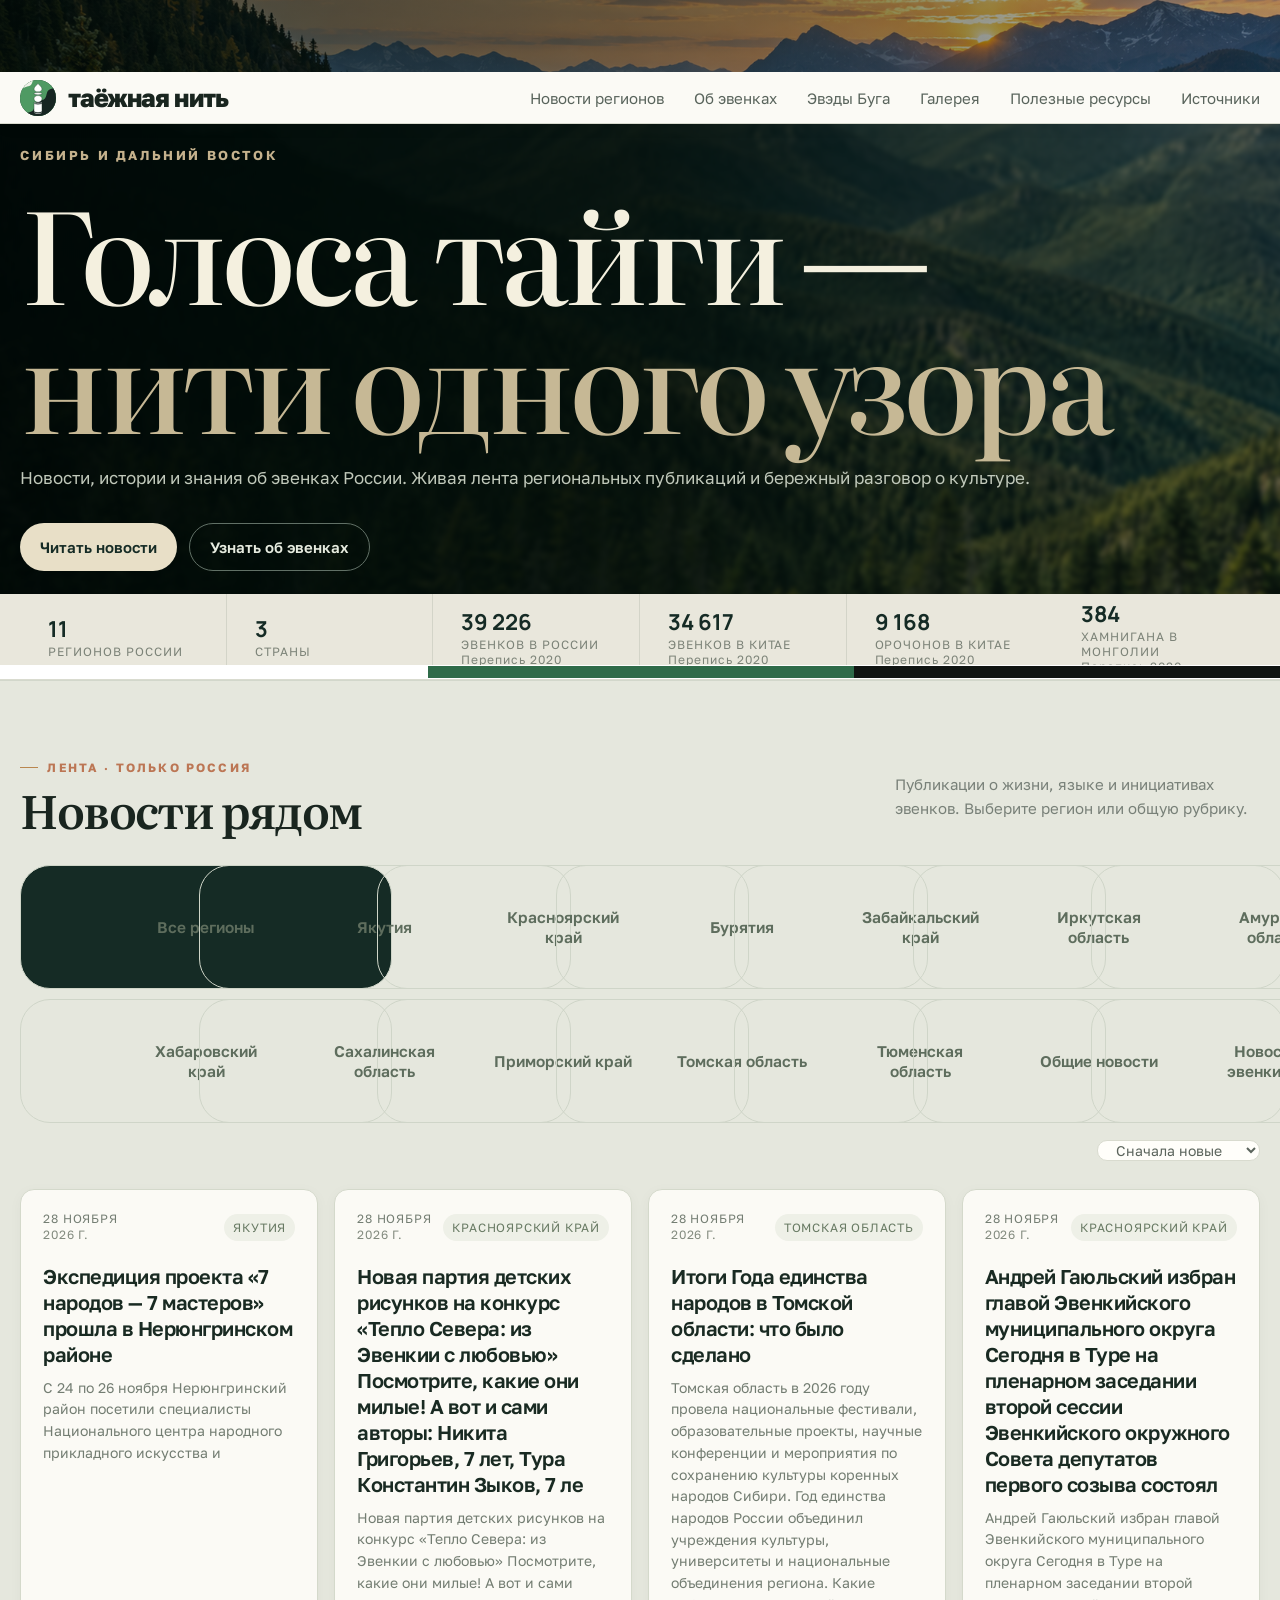
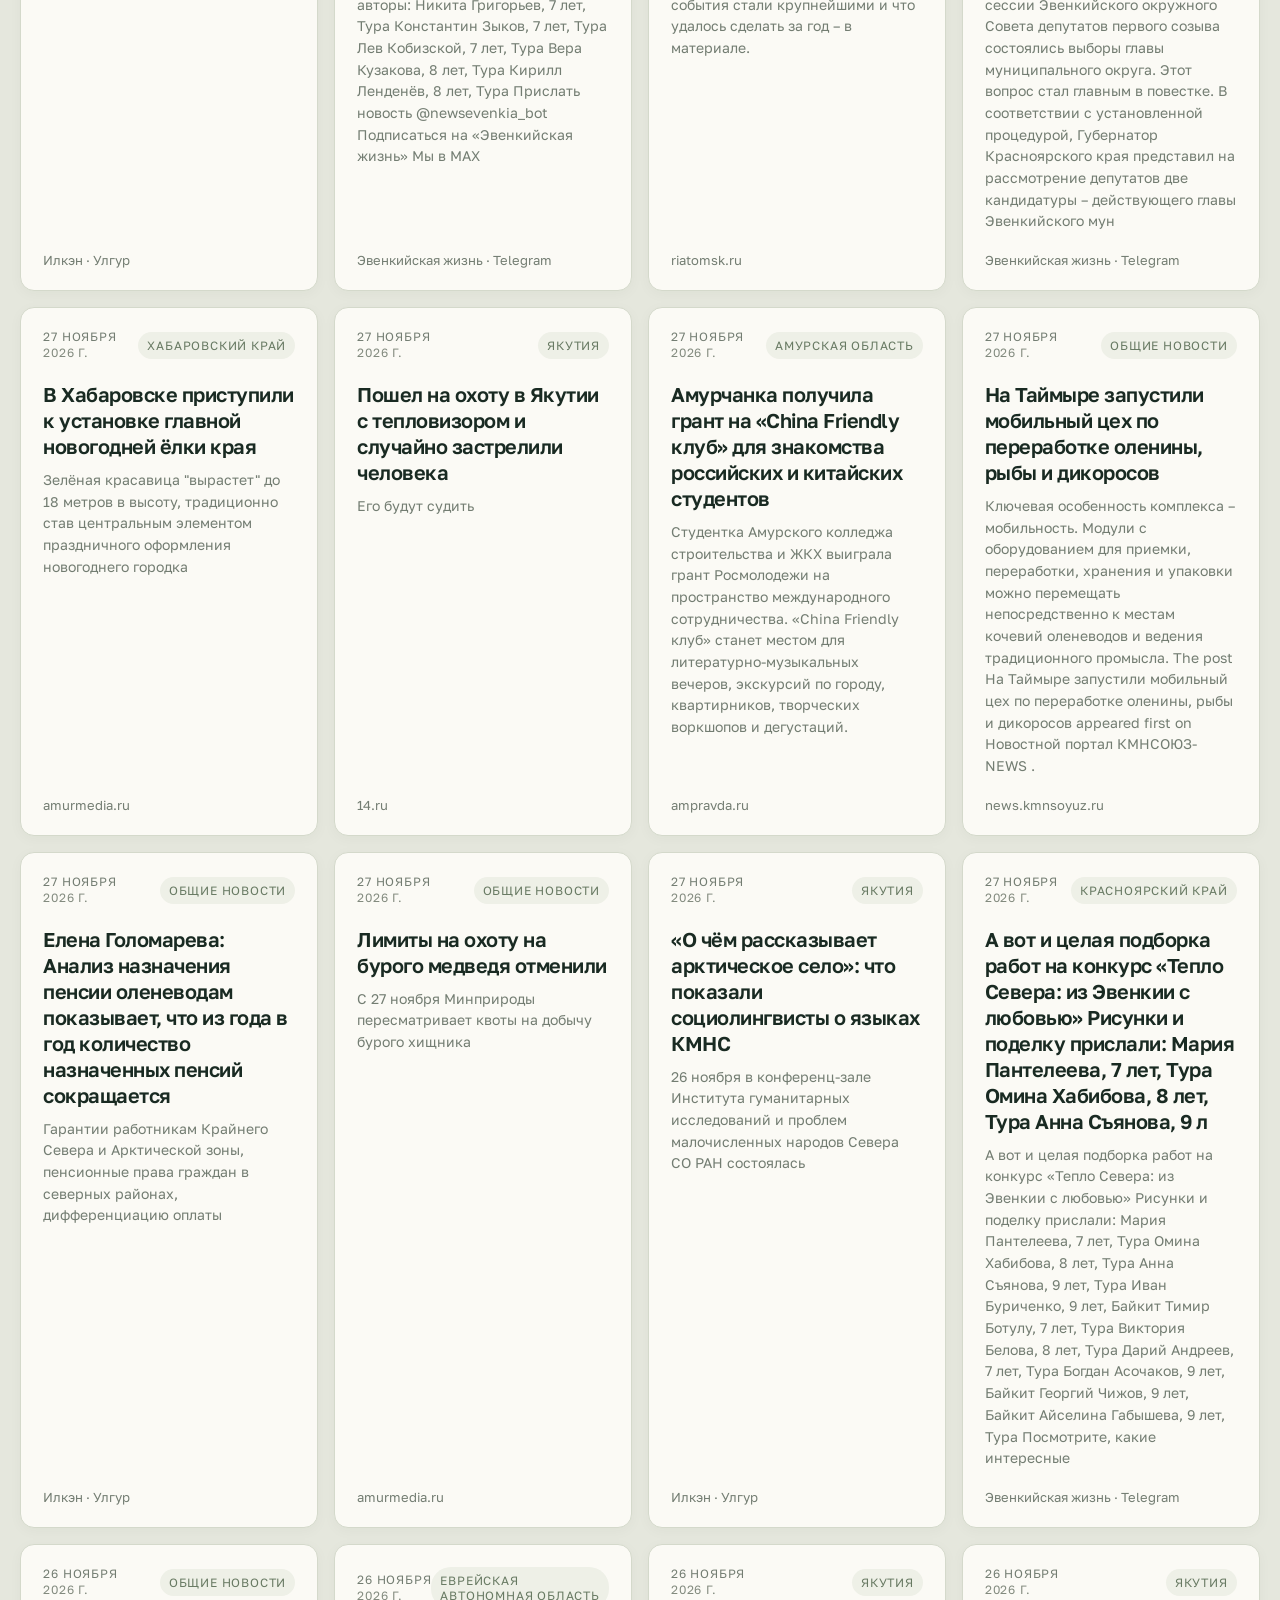
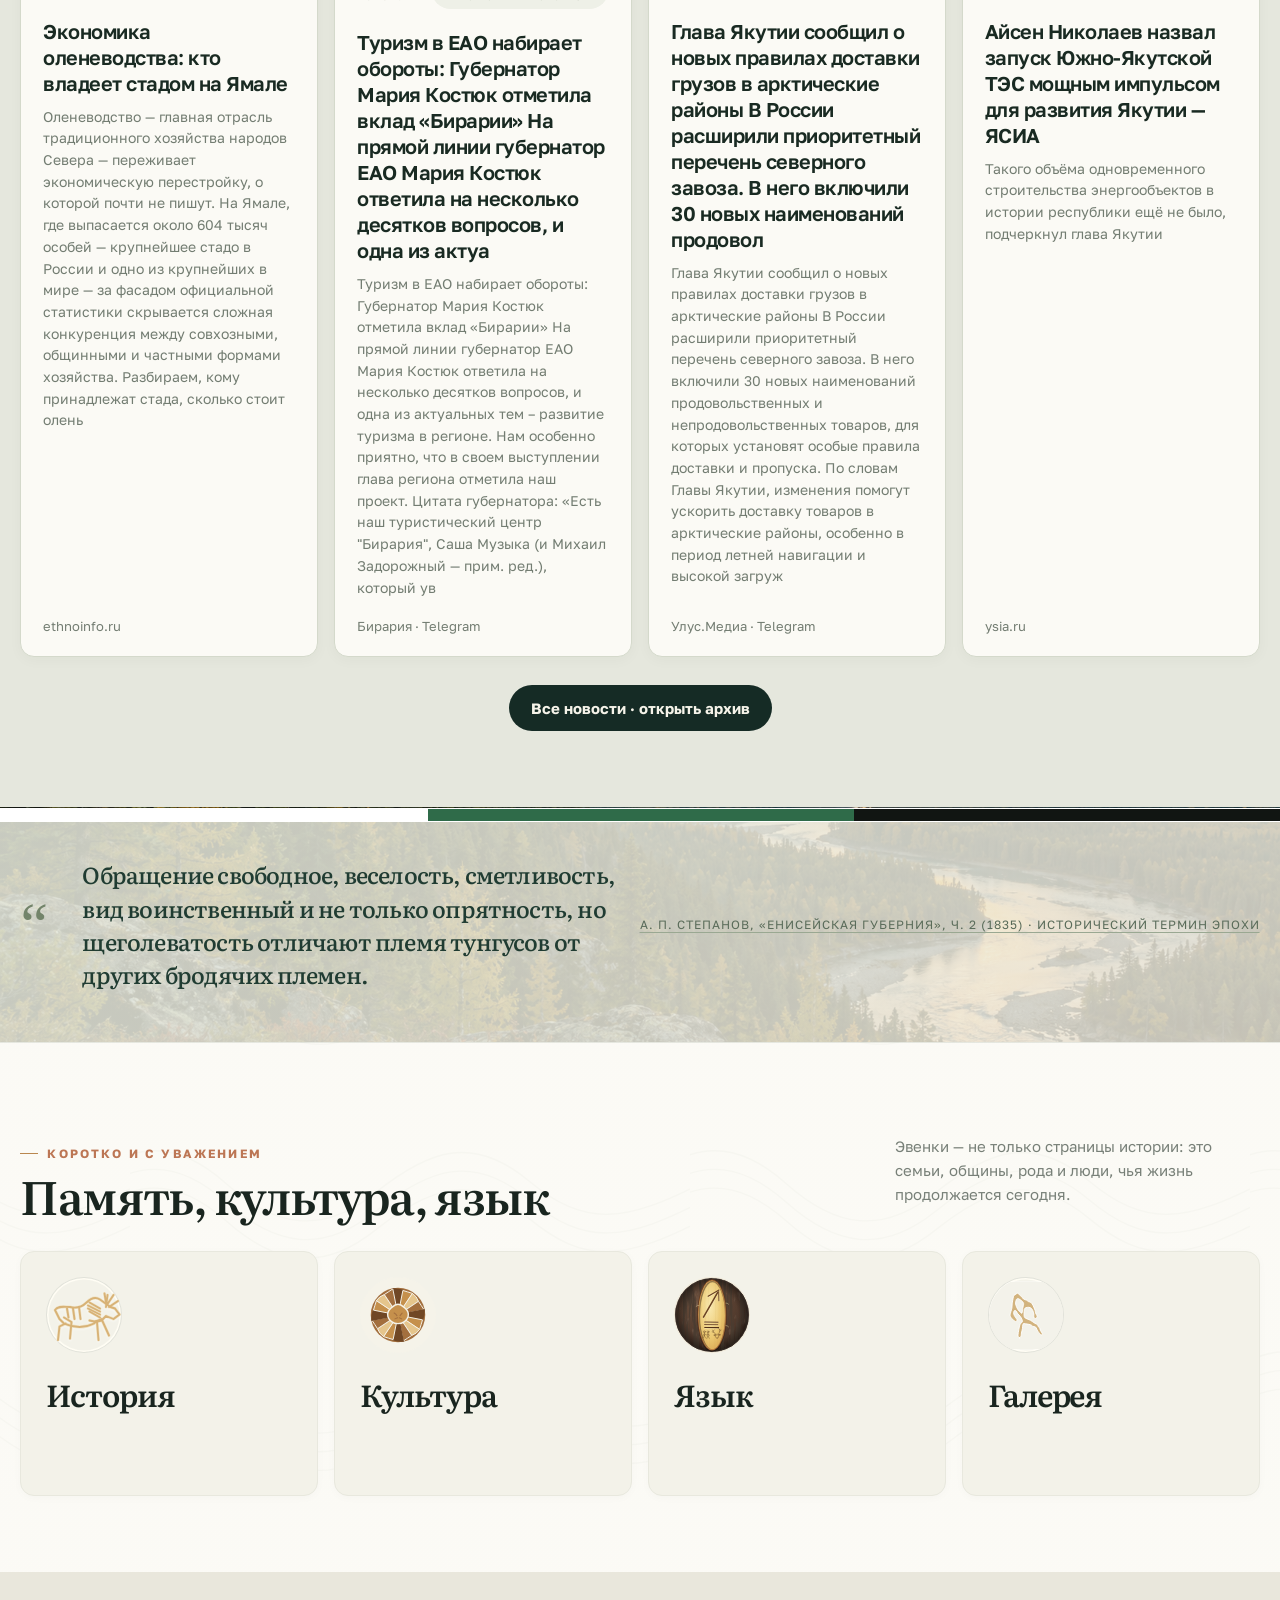
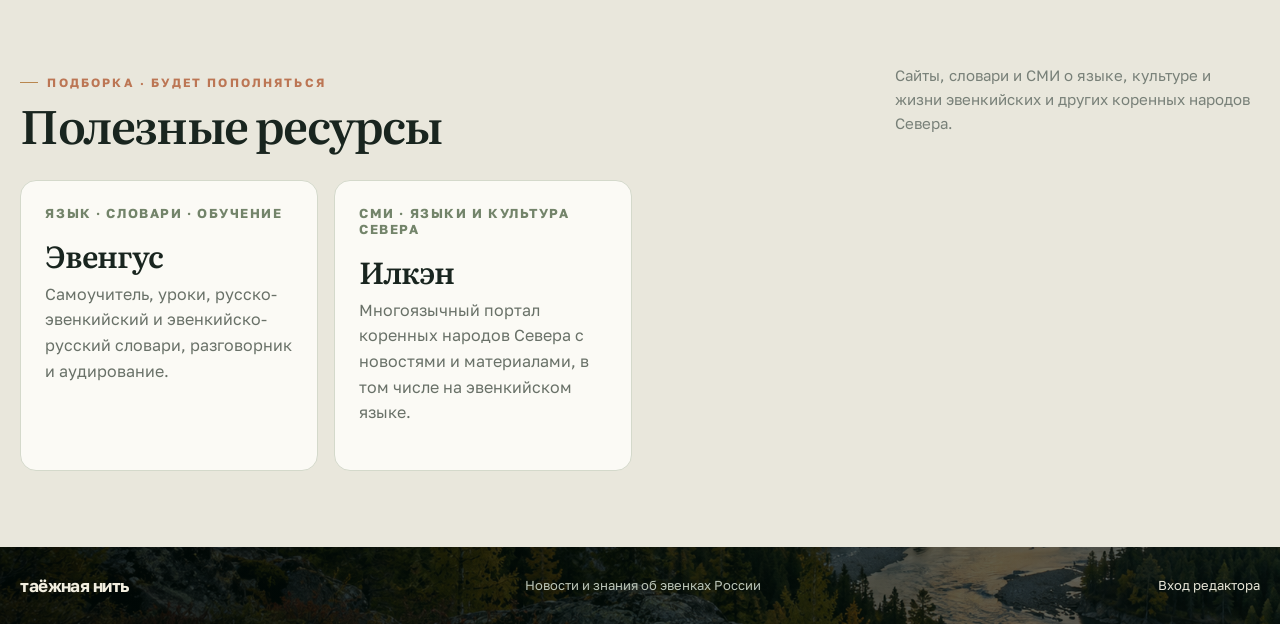
<file: index.before-river-background-20261003.html>
<!doctype html>
<html lang="ru">
<head>
<meta charset="utf-8"><meta name="viewport" content="width=device-width,initial-scale=1">
<meta name="theme-color" content="#152b25"><title>Таёжная нить — новости и культура эвенков</title>
<style>
@import url('https://fonts.googleapis.com/css2?family=DM+Sans:wght@400;500;600;700&family=Manrope:wght@400;500;600;700;800&display=swap');
:root{--pine:#152b25;--pine2:#203c32;--moss:#73846a;--cream:#f5f3e9;--paper:#fbfaf5;--ink:#19251f;--muted:#788078;--line:#dedfd5;--clay:#bc7654;--gold:#d8b276}*{box-sizing:border-box}html{scroll-behavior:smooth}body{margin:0;background:var(--cream);color:var(--ink);font-family:'DM Sans',sans-serif}a{color:inherit;text-decoration:none}button,input,select{font:inherit}button{cursor:pointer}.wrap{max-width:1240px;margin:auto;padding:0 32px}.topline{background:var(--pine);color:#d9e0d4;font-size:11px;letter-spacing:.12em;text-transform:uppercase}.topline .wrap{height:36px;display:flex;align-items:center;justify-content:space-between}.status{display:flex;gap:9px;align-items:center}.dot{width:7px;height:7px;background:#b5cb8c;border-radius:50%;box-shadow:0 0 0 4px #b5cb8c24}.nav{height:78px;border-bottom:1px solid var(--line);background:var(--paper)}.nav .wrap{height:100%;display:flex;align-items:center;justify-content:space-between}.brand{display:flex;align-items:center;gap:12px;font-family:Manrope,sans-serif;font-weight:800;letter-spacing:-.04em;font-size:23px}.brand-mark{width:36px;height:36px;border-radius:50%;display:grid;place-items:center;background:var(--pine);color:#e2d9bf}.brand-mark svg{width:22px}.navlinks{display:flex;gap:30px;color:#59645c;font-size:13px}.navlinks a:hover{color:var(--clay)}.nav-cta{border:1px solid #bdc3b6;border-radius:30px;padding:10px 16px;font-size:12px}.hero{background:var(--pine);color:#f4f0df;overflow:hidden;position:relative;min-height:470px}.hero .wrap{display:grid;grid-template-columns:1.15fr .85fr;min-height:470px;align-items:center;position:relative;z-index:1}.eyebrow{color:#c5b28d;font-size:11px;letter-spacing:.2em;text-transform:uppercase;font-weight:700}.hero h1{font:500 clamp(48px,7vw,84px)/.98 Manrope,sans-serif;letter-spacing:-.065em;margin:23px 0 20px;max-width:660px}.hero h1 em{color:#c6b895;font-style:normal}.hero p{color:#c1c9bb;max-width:490px;line-height:1.7;font-size:15px}.hero-actions{display:flex;gap:12px;margin-top:30px}.btn{border:0;border-radius:30px;padding:14px 20px;font-weight:600;font-size:13px;display:inline-flex;align-items:center;gap:10px}.btn-light{background:#e8dfc7;color:var(--pine)}.btn-ghost{border:1px solid #617066;color:#e6ebdf;background:transparent}.hero-art{height:390px;position:relative}.sun{width:170px;height:170px;position:absolute;top:36px;right:88px;background:linear-gradient(145deg,#d9bf86,#927d58);border-radius:50%;opacity:.8}.ridge{position:absolute;bottom:0;left:-40px;width:130%;height:230px;background:#294338;clip-path:polygon(0 66%,13% 34%,28% 60%,47% 15%,62% 54%,78% 20%,100% 62%,100% 100%,0 100%)}.ridge.back{bottom:8px;background:#20382e;clip-path:polygon(0 48%,16% 66%,35% 17%,51% 52%,72% 8%,100% 65%,100% 100%,0 100%);opacity:.75}.forest{position:absolute;bottom:0;right:0;width:115%;height:180px;display:flex;align-items:end;justify-content:space-around;opacity:.9}.tree{width:0;height:0;border-left:17px solid transparent;border-right:17px solid transparent;border-bottom:80px solid #132720;position:relative;margin:0 7px}.tree:before{content:'';position:absolute;left:-13px;top:25px;border-left:13px solid transparent;border-right:13px solid transparent;border-bottom:60px solid #132720}.tree:after{content:'';position:absolute;left:-9px;top:51px;border-left:9px solid transparent;border-right:9px solid transparent;border-bottom:44px solid #132720}.tree:nth-child(2n){transform:scale(1.25);border-bottom-color:#182d25}.tree:nth-child(2n):before,.tree:nth-child(2n):after{border-bottom-color:#182d25}.hero-caption{position:absolute;bottom:28px;right:5px;color:#a9b4a7;font-size:10px;letter-spacing:.13em;text-transform:uppercase}.stats{background:#e9e7dc;border-bottom:1px solid var(--line)}.stats .wrap{display:flex;align-items:stretch;gap:0;min-height:85px}.stat{padding:0 28px;border-right:1px solid #d3d4c8;display:flex;flex-direction:column;justify-content:center;transition:background-color .2s ease,color .2s ease,border-color .2s ease}.stat:first-child{padding-left:28px}.stat:last-child{border:0}.stat:hover{background:var(--pine);border-color:var(--pine);color:var(--cream)}.stat:hover strong{color:var(--cream)}.stat:hover span{color:#c1c9bb}.stat strong{font:700 20px Manrope,sans-serif;color:var(--pine);display:block}.stat span{font-size:10px;letter-spacing:.08em;text-transform:uppercase;color:#7c8378}.section{padding:76px 0}.section-head{display:flex;justify-content:space-between;align-items:end;margin-bottom:30px}.section-kicker{font-size:10px;letter-spacing:.18em;text-transform:uppercase;color:var(--clay);font-weight:700}.section h2{font:600 clamp(29px,4vw,44px)/1.1 Manrope,sans-serif;letter-spacing:-.05em;margin:9px 0 0}.section-intro{color:var(--muted);font-size:13px;max-width:365px;line-height:1.6}.news-area{background:var(--paper)}.filters{display:flex;gap:8px;flex-wrap:wrap;margin-bottom:17px}.chip{border:1px solid var(--line);background:transparent;border-radius:30px;padding:9px 14px;font-size:11px;color:#626b61}.chip.active,.chip:hover{background:var(--pine);border-color:var(--pine);color:#f5f3e9}.search-row{display:flex;gap:12px;margin-bottom:28px}.searchbox{position:relative;flex:1}.searchbox input{width:100%;border:1px solid var(--line);border-radius:10px;padding:14px 16px 14px 42px;background:#fffefa;outline:none;font-size:13px}.searchbox input:focus{border-color:#829178}.search-icon{position:absolute;left:15px;top:14px;color:#7e897c}.sort{border:1px solid var(--line);border-radius:10px;padding:0 14px;background:#fffefa;color:#5b645c;font-size:12px}.news-grid{display:grid;grid-template-columns:repeat(4,minmax(0,1fr));gap:16px}.news-card{background:#fffefa;border:1px solid #e5e4da;border-radius:14px;padding:22px;min-height:224px;display:flex;flex-direction:column;transition:transform .2s,box-shadow .2s}.news-card:hover{transform:translateY(-3px);box-shadow:0 10px 25px #1833290b}.news-card:focus-visible{outline:3px solid #73846a;outline-offset:3px}.card-meta{display:flex;align-items:center;justify-content:space-between;font-size:10px;color:#8a8e84;text-transform:uppercase;letter-spacing:.08em}.region-tag{color:#63765d;background:#edf0e7;padding:6px 9px;border-radius:20px}.news-card h3{font:600 18px/1.3 Manrope,sans-serif;letter-spacing:-.025em;margin:20px 0 10px}.news-card p{font-size:12px;color:#697168;line-height:1.55;margin:0 0 20px}.card-foot{margin-top:auto;display:flex;justify-content:space-between;align-items:center;font-size:11px;color:#858c82}.card-foot a{color:#49654e;font-weight:700}.demo-note{display:inline-flex;gap:8px;align-items:center;color:#7b806f;font-size:11px;margin-top:18px}.demo-note span{width:17px;height:17px;border:1px solid #aaa98e;border-radius:50%;display:grid;place-items:center;font-size:10px}.no-results{grid-column:1/-1;padding:48px 20px;text-align:center;color:#7d857a;border:1px dashed var(--line);border-radius:14px}.regions{padding:76px 0;background:#e9e7dc}.region-layout{display:grid;grid-template-columns:.8fr 1.2fr;gap:50px;align-items:center}.region-map{height:290px;background:#d7d9cc;border-radius:16px;position:relative;overflow:hidden;display:grid;place-items:center}.map-lines{position:absolute;inset:0;opacity:.5;background:linear-gradient(30deg,transparent 48%,#b4b9a8 49%,transparent 50%),linear-gradient(150deg,transparent 48%,#b4b9a8 49%,transparent 50%);background-size:75px 75px}.map-shape{width:75%;height:65%;background:#65795e;clip-path:polygon(7% 23%,24% 14%,32% 23%,43% 6%,55% 18%,69% 11%,78% 24%,96% 31%,82% 43%,88% 56%,72% 59%,67% 77%,55% 72%,47% 91%,35% 79%,21% 83%,19% 67%,7% 60%,14% 43%,2% 37%);position:relative;filter:drop-shadow(0 7px 8px #152b2522)}.pin{position:absolute;width:9px;height:9px;background:#e6c785;border:2px solid var(--pine);border-radius:50%;box-shadow:0 0 0 5px #e6c78533}.pin:nth-child(1){top:32%;left:29%}.pin:nth-child(2){top:46%;left:43%}.pin:nth-child(3){top:36%;left:57%}.pin:nth-child(4){top:55%;left:67%}.pin:nth-child(5){top:63%;left:53%}.map-label{position:absolute;bottom:16px;left:18px;font-size:9px;letter-spacing:.14em;color:#778070;text-transform:uppercase}.region-list{display:grid;grid-template-columns:1fr 1fr;gap:9px}.region-item{padding:13px 14px;border:1px solid #d6d7cb;border-radius:9px;font-size:12px;color:#425044;display:flex;align-items:center;gap:10px;background:#efeee6}.region-item b{font-size:9px;color:#9a7658;letter-spacing:.08em}.region-note{font-size:11px;line-height:1.6;color:#7d8379;margin-top:16px}.about{background:var(--paper)}.about-grid{display:grid;grid-template-columns:repeat(4,minmax(0,1fr));gap:16px}.about-card{padding:25px;background:#f3f2e9;border-radius:14px;min-height:245px}.about-icon{width:38px;height:38px;background:#e4e5d7;border-radius:50%;display:grid;place-items:center;font-size:17px}.about-card h3{font:600 19px Manrope,sans-serif;letter-spacing:-.03em;margin:19px 0 10px}.about-card p{font-size:12px;line-height:1.7;color:#70786e;margin:0}.about-card a{display:inline-block;margin-top:18px;color:#536b4f;font-size:11px;font-weight:700}.quote-band{background:#d9dfd1;padding:50px 0}.quote-band .wrap{display:grid;grid-template-columns:40px 1fr auto;gap:22px;align-items:center}.quote-mark{font:60px Georgia;color:#839176;line-height:.8}.quote-band blockquote{margin:0;font:500 21px/1.45 Manrope,sans-serif;letter-spacing:-.025em;max-width:760px}.quote-band cite{font-style:normal;font-size:10px;color:#707a6d;letter-spacing:.1em;text-transform:uppercase}.sources{padding:52px 0}.sources h2{font:600 20px Manrope}.source-links{display:flex;gap:10px;flex-wrap:wrap;margin-top:18px}.source-links a{font-size:11px;color:#586951;border-bottom:1px solid #aeb7a5;padding-bottom:3px}.footer{background:var(--pine);color:#e8e6d8;padding:28px 0}.footer .wrap{display:flex;justify-content:space-between;align-items:center;font-size:11px;color:#bac4b7}.footer strong{font:700 15px Manrope;color:#f2eedf}.menu{display:none}
@media(max-width:800px){.about-grid{grid-template-columns:repeat(2,minmax(0,1fr))}.wrap{padding:0 20px}.navlinks{display:none}.nav-cta{display:none}.menu{display:block;border:0;background:none;font-size:22px;color:var(--pine)}.hero .wrap{grid-template-columns:1fr;min-height:570px;align-items:start;padding-top:64px}.hero-art{position:absolute;right:-70px;bottom:0;width:64%;height:280px;opacity:.8}.hero h1{font-size:61px}.hero p{max-width:420px}.hero-caption{display:none}.stats .wrap{overflow:auto}.stat{min-width:max-content;padding:0 18px}.section{padding:58px 0}.news-grid{grid-template-columns:repeat(2,1fr)}.region-layout{grid-template-columns:1fr;gap:26px}.region-map{height:230px}.quote-band .wrap{grid-template-columns:25px 1fr}.quote-band cite{grid-column:2}.about-grid{grid-template-columns:1fr 1fr}}
@media(max-width:520px){.topline .wrap{font-size:9px}.topline .wrap span:last-child{display:none}.hero .wrap{min-height:560px;padding-top:52px}.hero h1{font-size:54px}.hero p{font-size:13px;max-width:320px}.hero-art{width:90%;right:-95px;height:235px}.btn{padding:12px 15px;font-size:11px}.stats .wrap{min-height:75px}.stat strong{font-size:17px}.stat span{font-size:8px}.section-head{display:block}.section-intro{margin-top:12px}.search-row{flex-direction:column}.sort{height:42px}.news-grid{grid-template-columns:1fr}.news-card{min-height:195px}.region-list{grid-template-columns:1fr}.region-map{height:200px}.about-grid{grid-template-columns:repeat(2,minmax(0,1fr))}.about-card{min-height:unset}.quote-band blockquote{font-size:17px}.footer .wrap{align-items:flex-start;gap:12px;flex-direction:column}}
.search-row{justify-content:flex-end}</style><style>.nav{position:sticky;top:0;z-index:20;box-shadow:0 4px 18px #152b2508}.hero:before{content:"";position:absolute;inset:0;background:linear-gradient(90deg,rgba(8,25,19,.72),rgba(13,35,27,.46) 52%,rgba(15,39,30,.22)),url("media/taiga-mountain-hero.jpg?v=20261001-1") center 46%/cover no-repeat;opacity:.96;z-index:0}.source-form{display:grid;grid-template-columns:1fr 1.5fr auto;gap:10px;margin:20px 0 14px}.source-form input{border:1px solid var(--line);border-radius:9px;padding:13px 14px;background:#fffefa;font-size:12px;min-width:0}.source-list{display:grid;gap:8px}.source-row{display:flex;align-items:center;justify-content:space-between;padding:12px 14px;border:1px solid var(--line);border-radius:9px;background:#fffefa;font-size:12px}.source-row small{display:block;color:#8a9187;margin-top:4px}.remove-source{border:1px solid #dfcfc3;color:#98674c;background:transparent;border-radius:20px;padding:7px 10px;font-size:11px}@media(max-width:800px){.source-form{grid-template-columns:1fr 1fr}.source-form button{grid-column:1/-1;justify-content:center}}</style><style>@media(max-width:800px){.nav .wrap{gap:8px}.navlinks{display:flex;gap:10px;font-size:10px;white-space:nowrap}.nav-cta{display:inline-block;padding:8px;font-size:10px;white-space:nowrap}.menu{display:none}}@media(max-width:520px){.brand{font-size:15px;gap:7px}.brand-mark{width:30px;height:30px}.navlinks{font-size:9px;gap:6px}.nav-cta{font-size:9px;padding:7px}}.regions[id="regions"],.gallery[id="gallery"]{scroll-margin-top:125px}.auth-overlay{position:fixed;inset:0;z-index:60;background:#101b17b8;display:grid;place-items:center;padding:20px}.auth-overlay[hidden]{display:none}.auth-box{position:relative;background:#fbfaf5;border-radius:16px;padding:30px;max-width:400px;width:100%;display:grid;gap:14px}.auth-box h2{margin:0;font:600 28px Manrope,sans-serif}.auth-box p{font-size:13px;color:#697168}.auth-box input{padding:13px;border:1px solid var(--line);border-radius:8px}.auth-close{position:absolute;right:14px;top:10px;border:0;background:none;font-size:25px;color:#697168}#authError{font-size:12px;color:#9a543d}.quote-edit{display:grid;gap:8px;border:1px solid var(--line);padding:13px;border-radius:10px;background:#fffefa;margin-top:9px}.quote-edit textarea,.quote-edit input{padding:10px;border:1px solid var(--line);border-radius:7px;font:inherit;font-size:12px}.regions[id="regions"]{scroll-margin-top:90px}</style><style>.wrap{width:100%;max-width:none;padding-left:clamp(14px,1.6vw,28px);padding-right:clamp(14px,1.6vw,28px)}.filters{display:grid;grid-template-columns:repeat(6,minmax(0,1fr));gap:10px}.filters .chip{min-width:0;min-height:52px;border-radius:12px;padding:9px 12px;text-align:center;line-height:1.25;white-space:normal;overflow-wrap:anywhere;display:flex;justify-content:center;align-items:center;transition:background .18s,color .18s,border-color .18s}.filters .chip:hover,.filters .chip:focus-visible{background:#203c32;border-color:#203c32;color:#f5f3e9}.filters .chip.active{background:#152b25;border-color:#152b25;color:#f5f3e9}.filters .chip.active:hover{background:#203c32;border-color:#203c32}@media(max-width:1000px){.filters{grid-template-columns:repeat(3,minmax(0,1fr))}}@media(max-width:600px){.wrap{padding-left:14px;padding-right:14px}.filters{grid-template-columns:repeat(2,minmax(0,1fr));gap:8px}.filters .chip{min-height:48px;padding:8px 9px;font-size:11px}.navlinks{gap:5px}.navlinks a{font-size:9px}.navlinks a:first-child{font-size:0}.navlinks a:first-child:after{content:"Новости";font-size:9px}}@media(max-width:360px){.brand{font-size:13px}.brand-mark{width:27px;height:27px}.navlinks{gap:4px}}.topline{position:sticky;top:0;z-index:22}.nav{position:sticky;top:36px;z-index:21}.brand{font-size:23px}.gallery{background:#e9e7dc}.gallery-empty{margin-top:26px;min-height:190px;padding:30px;border-radius:14px;border:1px dashed #bfc5b8;background:#f3f2e9;display:flex;flex-direction:column;align-items:center;justify-content:center;text-align:center;color:#687365}.gallery-symbol{font-size:26px;color:#829177}.gallery-empty p{max-width:540px;line-height:1.65}.gallery-empty small{font-size:11px;color:#8a9086}</style><style>(max-width:600px){.brand{font-size:15px}.brand-mark{width:30px;height:30px}}@media(max-width:360px){.brand{font-size:13px}.brand-mark{width:27px;height:27px}}</style><style>.hero .wrap{grid-template-columns:minmax(0,1fr)}.hero h1{max-width:none;width:100%;font-size:min(clamp(72px,10.5vw,126px),calc((100vw - 32px)/10));letter-spacing:-.065em}.hero p{max-width:none;width:100%;white-space:nowrap}.filters .chip:hover,.filters .chip:focus-visible,.filters .chip.active:hover{color:#e1c98e}@media(max-width:800px){.hero h1{font-size:clamp(44px,8vw,64px)}.hero p{white-space:normal}}@media(max-width:600px){.hero h1{font-size:clamp(29px,8vw,42px);letter-spacing:-.055em}.hero p{font-size:13px;max-width:100%}}</style><style>button,.btn,.chip,.nav-cta,.region-item,.remove-source{transition:background-color .18s ease,color .18s ease,border-color .18s ease,transform .18s ease}button:hover,.btn:hover,.chip:hover,.nav-cta:hover,.region-item:hover,.remove-source:hover{background-color:#203c32;border-color:#203c32;color:#f5f3e9}button:focus-visible,.btn:focus-visible,.chip:focus-visible,.nav-cta:focus-visible,.region-item:focus-visible,.remove-source:focus-visible{outline:2px solid #d8b276;outline-offset:3px}.btn-light:hover{background-color:#c5d0b2;color:#152b25}.btn-ghost:hover{background-color:#29483b;border-color:#a1b29d;color:#fff}.chip.active:hover{background-color:#203c32;color:#e1c98e}.news-card .card-foot a,.about-card a,.source-links a{transition:color .18s ease}.news-card .card-foot a:hover,.about-card a:hover,.source-links a:hover{color:#bc7654}</style><style>.stats .wrap{display:grid;grid-template-columns:repeat(6,minmax(0,1fr));align-items:stretch;gap:0}.stats .stat{min-width:0}.stats .stat:nth-child(5){border-right:0}.stat-context{grid-column:1/-1;margin:12px 0 0;color:#788078;font-size:10px;line-height:1.5}.region-list{grid-template-columns:repeat(3,minmax(0,1fr))}@media(max-width:900px){.stats .wrap{grid-template-columns:repeat(2,minmax(0,1fr))}.stats .stat{padding:12px 14px;border-bottom:1px solid #d3d4c8}.stats .stat:last-of-type{border-right:0}.region-list{grid-template-columns:repeat(2,minmax(0,1fr))}}@media(max-width:520px){.stats .wrap{grid-template-columns:repeat(2,minmax(0,1fr));overflow:visible}.stat strong{font-size:15px}.stat span{font-size:8px}}</style><style>.stats .stat:nth-child(5){border-right:0}.stat-context a{color:#536b4f;text-decoration:underline;text-underline-offset:2px}</style><style>.stats .stat{display:flex;flex-direction:column;justify-content:center;min-height:85px}</style><style>.source-form{grid-template-columns:1fr 1.4fr 1.8fr auto}</style><style>.filters .chip{aspect-ratio:1/1;min-height:0;position:relative;isolation:isolate;overflow:hidden;display:flex;align-items:flex-end;justify-content:flex-start;padding:clamp(12px,1.2vw,20px);border-radius:16px;font-size:clamp(12px,1.05vw,17px);font-weight:600;text-align:left}.filters .chip::before{content:attr(data-symbol);position:absolute;z-index:-1;right:.02em;bottom:-.19em;font:400 clamp(78px,8vw,150px)/1 Georgia,serif;color:#73846a;opacity:.18;pointer-events:none;filter:grayscale(1);transition:opacity .2s,color .2s}.filters .chip>span{position:relative;z-index:1;max-width:100%;line-height:1.3}.filters .chip:hover::before,.filters .chip:focus-visible::before{opacity:.32;color:#d8b276}.filters .chip.active::before{color:#e8eddf;opacity:.2}.filters .chip.active:hover::before{opacity:.3}(max-width:1000px){.filters .chip{aspect-ratio:1/1}}(max-width:600px){.filters .chip{padding:11px;border-radius:13px;font-size:12px}}(max-width:360px){.filters .chip{padding:9px;font-size:10px}}</style><style>.news-area{background:#e8e9df}.news-card{background:#fbfaf5;border-color:#d4d9cb;box-shadow:0 5px 18px #152b250a}.news-card:hover{background:#f1f3e9;border-color:#b9c5af}.archive-link-row{display:flex;justify-content:center;margin-top:28px}.archive-link{display:inline-flex;align-items:center;gap:12px;padding:14px 22px;border-radius:30px;background:#152b25;color:#f5f3e9;font-weight:700;font-size:13px;transition:background .2s,color .2s}.archive-link:hover{background:#345543;color:#e8d8a8}(max-width:520px){.archive-link-row{margin-top:22px}}</style><style>.topline{background-color:#0b211b;background-image:linear-gradient(110deg,rgba(5,22,17,.97) 0%,rgba(8,27,21,.91) 38%,rgba(13,34,27,.78) 72%,rgba(15,38,30,.72) 100%),url("https://images.unsplash.com/photo-1705574429259-dc47c7504314?auto=format&fit=crop&w=2200&q=85");background-position:center 36%;background-size:cover}</style><style>.topline{position:sticky;top:0;z-index:40}.nav{position:sticky;top:36px;z-index:39}</style><style>.filters .chip{aspect-ratio:3/1;min-height:0;padding:clamp(9px,.9vw,15px)}.filters .chip::before{font-size:clamp(36px,5vw,92px)}</style><style>.quote-band{background-color:#e8e9df;background-image:linear-gradient(105deg,rgba(245,243,233,.9),rgba(238,241,230,.82) 52%,rgba(232,237,224,.88)),url("https://images.unsplash.com/photo-1705574429259-dc47c7504314?auto=format&fit=crop&w=2200&q=85");background-position:center 52%;background-size:cover;color:#203c32}.quote-band cite{color:#596b59}.quote-band .quote-mark{color:#73846a}</style><style>.footer{background-color:#0b211b;background-image:linear-gradient(110deg,rgba(5,22,17,.89),rgba(8,27,21,.76) 48%,rgba(15,38,30,.61)),url("https://images.unsplash.com/photo-1705574429259-dc47c7504314?auto=format&fit=crop&w=2200&q=85");background-position:center 46%;background-size:cover;color:#e8e6d8}.footer a{color:#e8e6d8}.footer a:hover{color:#d8c28e}</style><style>.about-card{position:relative}.about-card .card-more{display:inline-block;margin-top:14px;color:#49654e;font-size:12px;font-weight:700}.about-card:hover .card-more{color:#203c32}</style><style>.about-card{border:1px solid transparent;transition:background-color .18s ease,color .18s ease,border-color .18s ease,transform .18s ease,box-shadow .18s ease}.about-card:hover,.about-card:focus-visible{background:#203c32;border-color:#203c32;color:#f5f3e9;box-shadow:0 10px 25px #152b2518}.about-card:hover h3,.about-card:hover p,.about-card:focus-visible h3,.about-card:focus-visible p{color:#edf0e6}.about-card:hover .about-icon,.about-card:focus-visible .about-icon{color:#d8c28e}.about-card:hover .card-more,.about-card:focus-visible .card-more{color:#e1c98e}.about-card:focus-visible{outline:2px solid #d8b276;outline-offset:3px}</style><style>.brand-mark{overflow:hidden}.brand-mark img{display:block;width:100%;height:100%;object-fit:cover}</style><style>.about-icon svg{width:31px;height:31px;display:block}.about-icon-history{position:relative;overflow:visible;background:transparent}.about-icon-history svg{position:absolute;inset:4px 1px auto;width:36px;height:30px;filter:drop-shadow(0 1px 1px #fff8)}.about-icon-culture{background:#f5f3e9}.about-icon-language{background:#ece3cb}.about-card:hover .about-icon-history,.about-card:focus-visible .about-icon-history,.about-card:hover .about-icon-language,.about-card:focus-visible .about-icon-language{box-shadow:inset 0 0 0 1.5px #fffdf4}.about-card:hover .about-icon-history svg,.about-card:focus-visible .about-icon-history svg{filter:drop-shadow(0 0 1px #fffdf4)}</style><style>.about-icon-gallery{overflow:hidden;background:transparent}.about-icon-gallery img{display:block;width:38px;height:38px;object-fit:contain}</style><style>.about-icon-language{overflow:hidden}.about-icon-language img{display:block;width:38px;height:38px;object-fit:contain}</style><style>.about-icon-history,.about-card:hover .about-icon-history,.about-card:focus-visible .about-icon-history{background:#f3f2e9}</style><style>@media(max-width:520px){
.topline .wrap{font-size:11px}
.nav{height:auto;min-height:0}
.nav .wrap{height:auto;min-height:0;display:grid;grid-template-columns:1fr;justify-items:start;gap:10px;padding-top:12px;padding-bottom:12px}
.brand{font-size:17px;white-space:nowrap}
.brand-mark{width:32px;height:32px;flex:0 0 32px}
.navlinks{display:flex;flex-wrap:wrap;gap:8px 10px;font-size:11px;white-space:normal}
.navlinks a:first-child{font-size:0}
.navlinks a:first-child:after{font-size:11px}
.hero .wrap{min-height:560px;padding-top:150px;padding-bottom:36px}
.hero h1{font-size:clamp(31px,calc(8vw + 2px),44px)}
.hero p{font-size:15px;max-width:100%}
.eyebrow{font-size:13px}
.btn{font-size:13px}
.stat strong{font-size:19px}
.stat span{font-size:10px}
.section-kicker{font-size:12px}
.section h2{font-size:clamp(31px,calc(4vw + 2px),46px)}
.section-intro{font-size:15px}
.filters .chip{font-size:14px}
.sort{font-size:14px}
.news-card h3{font-size:20px}
.news-card p{font-size:14px}
.card-meta{font-size:12px}
.card-foot{font-size:13px}
.archive-link{font-size:15px}
.about-card h3{font-size:21px}
.about-card p{font-size:14px}
.about-card .card-more{font-size:14px}
.quote-band blockquote{font-size:19px}
.quote-band cite{font-size:12px}
.footer .wrap{font-size:13px}
.footer strong{font-size:17px}
}</style><link rel="stylesheet" href="visual-system.css?v=20261001-31"><style>.filters{grid-template-columns:repeat(7,minmax(0,1fr))}.filters .chip{min-height:60px;white-space:normal}.filters .chip>span{max-width:14ch;text-wrap:balance;white-space:normal;overflow-wrap:anywhere}@media(max-width:1000px){.filters{grid-template-columns:repeat(3,minmax(0,1fr))}}@media(max-width:600px){.filters{grid-template-columns:repeat(2,minmax(0,1fr))}}</style></head>
<body>
<div class="topline"><div class="wrap"><div class="status"><i class="dot"></i><span>Хроника народа</span></div></div></div>
<header class="nav"><div class="wrap"><a class="brand" href="#top"><span class="brand-mark"><img src="taezhnye-golosa-sevek-mo.svg?v=20261001-logo-1" alt=""></span>таёжная нить</a><nav class="navlinks"><a href="#news">Новости регионов</a><a href="#about">Об эвенках</a><a href="map.html">Эвэды Буга</a><a href="gallery.html">Галерея</a><a href="#resources">Полезные ресурсы</a><a href="sources.html">Источники</a></nav><button class="menu" aria-label="Меню">☰</button></div></header>
<main id="top"><section class="hero"><div class="wrap"><div><div class="eyebrow">Сибирь и Дальний Восток</div><h1>Голоса тайги —<br><em>нити одного узора</em></h1><p>Новости, истории и знания об эвенках России. Живая лента региональных публикаций и бережный разговор о культуре.</p><div class="hero-actions"><a class="btn btn-light" href="#news">Читать новости</a><a class="btn btn-ghost" href="#about">Узнать об эвенках</a></div></div></div></section>
<section class="stats"><div class="wrap"><div class="stat"><strong>11</strong><span>регионов России</span></div><div class="stat"><strong>3</strong><span>страны</span></div><div class="stat"><strong>39 226</strong><span>эвенков в России<br><span class="census-label">Перепись 2020</span></span></div><div class="stat"><strong>34 617</strong><span>эвенков в Китае<br><span class="census-label">Перепись 2020</span></span></div><div class="stat"><strong>9 168</strong><span>орочонов в Китае<br><span class="census-label">Перепись 2020</span></span></div><div class="stat"><strong>384</strong><span>хамнигана в Монголии<br><span class="census-label">Перепись 2020</span></span></div></div></section>
<section class="section news-area" id="news"><div class="wrap"><div class="section-head"><div><div class="section-kicker">Лента · только Россия</div><h2>Новости рядом</h2></div><p class="section-intro">Публикации о жизни, языке и инициативах эвенков. Выберите регион или общую рубрику.</p></div><div class="filters" id="filters"><button class="chip active" data-region="Все регионы" data-symbol="✣"><span>Все регионы</span></button><button class="chip" data-region="Якутия" data-symbol="❄"><span>Якутия</span></button><button class="chip" data-region="Красноярский край" data-symbol="⛰"><span>Красноярский край</span></button><button class="chip" data-region="Бурятия" data-symbol="☼"><span>Бурятия</span></button><button class="chip" data-region="Забайкальский край" data-symbol="△"><span>Забайкальский край</span></button><button class="chip" data-region="Иркутская область" data-symbol="≈"><span>Иркутская область</span></button><button class="chip" data-region="Амурская область" data-symbol="🕊"><span>Амурская область</span></button><button class="chip" data-region="Хабаровский край" data-symbol="🐅"><span>Хабаровский край</span></button><button class="chip" data-region="Сахалинская область" data-symbol="⌁"><span>Сахалинская область</span></button><button class="chip" data-region="Приморский край" data-symbol="≋"><span>Приморский край</span></button><button class="chip" data-region="Томская область" data-symbol="⌂"><span>Томская область</span></button><button class="chip" data-region="Тюменская область" data-symbol="▤"><span>Тюменская область</span></button><button class="chip" data-region="Общие новости" data-symbol="◎"><span>Общие новости</span></button><button class="chip" data-region="Новости на эвенкийском" data-symbol="᛫"><span>Новости на эвенкийском</span></button></div><div class="search-row"><select class="sort" id="sort" aria-label="Сортировка новостей"><option value="new">Сначала новые</option><option value="old">Сначала старые</option></select></div><div class="news-grid" id="newsGrid"></div><div class="archive-link-row"><a class="archive-link" href="news-archive.html">Все новости · открыть архив</a></div></div></section>

<section class="quote-band"><div class="wrap"><div class="quote-mark">“</div><blockquote id="quoteText">Доброе и справедливое слово — вечно.</blockquote><cite id="quoteSource"><a href="https://www.snowchange.org/pages/wp-content/uploads/2021/11/varlamova.pdf" target="_blank" rel="noopener noreferrer">Эвенкийские заповеди Иты (народные) · Г. И. Варламова (Кэптукэ), «Мировоззрение эвенков»</a></cite></div></section>
<section class="section about" id="about"><div class="wrap"><div class="section-head"><div><div class="section-kicker">Коротко и с уважением</div><h2 id="about">Память, культура, язык</h2></div><p class="section-intro">Эвенки — не только страницы истории: это семьи, общины, рода и люди, чья жизнь продолжается сегодня.</p></div><div class="about-grid"><a class="about-card" href="history.html"><div class="about-icon about-icon-history" role="img" aria-label="Силуэт лося на диагональном бело-зелёно-чёрном фоне"><svg viewBox="0 0 48 36" aria-hidden="true"><g fill="none" stroke="#efe4c9" stroke-width="2.1" stroke-linecap="round" stroke-linejoin="round"><path d="M4 14c2-3 6-2 10-2 4 1 8 0 11-3 3-3 6-4 9-2l7 5 3 1 3 4-4 3-5-2-3 3-4 1-1 1c-6 3-13 3-20 0l-3-3-2-4Z"/><path d="m10 19 5 3-1 11m-3-10-4 2-1 9m21-13 5 1 1 12m-3-12 5-2 5 11M38 12l1-8m0 6 4-6m-3 8 6-4m-8 1-1-6"/><path d="m27 9 7 4m-8-2 8 4m-8-2 8 4m-7-2 7 4M12 13l1 6m3-6 1 7m3-8 1 8"/></g><g fill="none" stroke="#d8b276" stroke-width="1.25" stroke-linecap="round" stroke-linejoin="round"><path d="M4 14c2-3 6-2 10-2 4 1 8 0 11-3 3-3 6-4 9-2l7 5 3 1 3 4-4 3-5-2-3 3-4 1-1 1c-6 3-13 3-20 0l-3-3-2-4Z"/><path d="m10 19 5 3-1 11m-3-10-4 2-1 9m21-13 5 1 1 12m-3-12 5-2 5 11M38 12l1-8m0 6 4-6m-3 8 6-4m-8 1-1-6"/><path d="m27 9 7 4m-8-2 8 4m-8-2 8 4m-7-2 7 4M12 13l1 6m3-6 1 7m3-8 1 8"/></g></svg></div><h3>История</h3></a><a class="about-card" href="culture.html"><div class="about-icon about-icon-culture" role="img" aria-label="Меховой кумалан из шестнадцати сегментов, по четыре в каждой четверти; светлая сердцевина и четыре таёжных цвета"><svg viewBox="0 0 48 48" aria-hidden="true"><circle cx="24" cy="24" r="21.1" fill="#a36f3e"/><path d="M24 24 L19.98 3.80 Q24.00 3.50 27.77 5.02 Z" fill="#704725" stroke="#704725" stroke-width="1.05"/><path d="M24 24 L27.77 5.02 Q31.42 6.08 35.17 7.29 Z" fill="#c5904c" stroke="#f5f3e9" stroke-width="0.75"/><path d="M24 24 L35.17 7.29 Q38.50 9.50 39.84 13.42 Z" fill="#e5c58c" stroke="#f5f3e9" stroke-width="0.75"/><path d="M24 24 L39.84 13.42 Q41.92 16.58 44.20 19.98 Z" fill="#a36f3e" stroke="#f5f3e9" stroke-width="0.75"/><path d="M24 24 L44.20 19.98 Q44.50 24.00 42.98 27.77 Z" fill="#704725" stroke="#704725" stroke-width="1.05"/><path d="M24 24 L42.98 27.77 Q41.92 31.42 40.71 35.17 Z" fill="#c5904c" stroke="#f5f3e9" stroke-width="0.75"/><path d="M24 24 L40.71 35.17 Q38.50 38.50 34.58 39.84 Z" fill="#e5c58c" stroke="#f5f3e9" stroke-width="0.75"/><path d="M24 24 L34.58 39.84 Q31.42 41.92 28.02 44.20 Z" fill="#a36f3e" stroke="#f5f3e9" stroke-width="0.75"/><path d="M24 24 L28.02 44.20 Q24.00 44.50 20.23 42.98 Z" fill="#704725" stroke="#704725" stroke-width="1.05"/><path d="M24 24 L20.23 42.98 Q16.58 41.92 12.83 40.71 Z" fill="#c5904c" stroke="#f5f3e9" stroke-width="0.75"/><path d="M24 24 L12.83 40.71 Q9.50 38.50 8.16 34.58 Z" fill="#e5c58c" stroke="#f5f3e9" stroke-width="0.75"/><path d="M24 24 L8.16 34.58 Q6.08 31.42 3.80 28.02 Z" fill="#a36f3e" stroke="#f5f3e9" stroke-width="0.75"/><path d="M24 24 L3.80 28.02 Q3.50 24.00 5.02 20.23 Z" fill="#704725" stroke="#704725" stroke-width="1.05"/><path d="M24 24 L5.02 20.23 Q6.08 16.58 7.29 12.83 Z" fill="#c5904c" stroke="#f5f3e9" stroke-width="0.75"/><path d="M24 24 L7.29 12.83 Q9.50 9.50 13.42 8.16 Z" fill="#e5c58c" stroke="#f5f3e9" stroke-width="0.75"/><path d="M24 24 L13.42 8.16 Q16.58 6.08 19.98 3.80 Z" fill="#a36f3e" stroke="#f5f3e9" stroke-width="0.75"/><path d="M24 15.7c2.2 0 3.4 1.2 5.1 2.7 2.1 1.8 3.5 4.4 2.7 6.9-.8 2.9-4.1 5.4-7.8 5.4s-7-2.5-7.8-5.4c-.8-2.5.6-5.1 2.7-6.9 1.7-1.5 2.9-2.7 5.1-2.7Z" fill="#c5904c" stroke="#f5f3e9" stroke-width="1.1"/><path d="M21 22.5c.9.4 1.7 1.1 2.2 2m4-2-1.6 2m-4 2.5 2.1-.8m3.2.8-1.9-.8" fill="none" stroke="#a36f3e" stroke-width=".8" stroke-linecap="round"/></svg></div><h3>Культура</h3></a><a class="about-card" href="language.html"><div class="about-icon about-icon-language" role="img" aria-label="Ствол дерева с затесью и вырезанным знаком, по мотивам присланного изображения"><img src="icon3.svg" alt=""></div><h3>Язык</h3></a><a class="about-card" href="gallery.html"><div class="about-icon about-icon-gallery" role="img" aria-label="Наскальный рисунок лося"><img src="los-na-fone.svg?v=20261001-white-rim-2" alt=""></div><h3>Галерея</h3></a></div></div></section>

<section class="section resources" id="resources"><div class="wrap"><div class="section-head"><div><div class="section-kicker">Подборка · будет пополняться</div><h2>Полезные ресурсы</h2></div><p class="section-intro">Сайты, словари и СМИ о языке, культуре и жизни эвенкийских и других коренных народов Севера.</p></div><div class="resources-grid"><a class="resource-card" href="https://www.evengus.ru/" target="_blank" rel="noopener noreferrer"><span class="resource-type">Язык · словари · обучение</span><h3>Эвенгус</h3><p>Самоучитель, уроки, русско-эвенкийский и эвенкийско-русский словари, разговорник и аудирование.</p></a><a class="resource-card" href="https://ilken.ru/evenki/category/novosti/" target="_blank" rel="noopener noreferrer"><span class="resource-type">СМИ · языки и культура Севера</span><h3>Илкэн</h3><p>Многоязычный портал коренных народов Севера с новостями и материалами, в том числе на эвенкийском языке.</p></a></div></div></section>
</main>
<footer class="footer"><div class="wrap"><strong>таёжная нить</strong><span>Новости и знания об эвенках России</span><a href="admin.html">Вход редактора</a></div></footer><script src="news-data.js?v=20261001-5"></script><script src="quote-data.js?v=20261001-4"></script><script>
const manualKey="taezhnaya-nit-manual-news-v1";function readManual(){try{return JSON.parse(localStorage.getItem(manualKey)||"[]")}catch(e){return []}}const stories=[...(window.newsStories||[]),...readManual()];let region='Все регионы';const grid=document.getElementById('newsGrid');function esc(v){return String(v??'').replace(/[&<>\"']/g,c=>({'&':'&amp;','<':'&lt;','>':'&gt;','\"':'&quot;',"'":'&#39;'}[c]))}function render(){const asc=document.getElementById('sort').value==='old';let rows=stories.filter(s=>s.link&&/^https?:\/\//i.test(s.link)&&!s.archiveOnly&&(region==='Все регионы'||s.region===region));rows.sort((a,b)=>asc?a.date.localeCompare(b.date):b.date.localeCompare(a.date));grid.innerHTML=rows.length?rows.slice(0,16).map(s=>`<a class="news-card" href="${esc(s.link)}" target="_blank" rel="noopener noreferrer" aria-label="Открыть публикацию «${esc(s.title)}» на сайте ${esc(s.source)}"><div class="card-meta"><span class="story-date"><span>${new Date(s.date+'T00:00:00').toLocaleDateString('ru-RU',{day:'numeric',month:'long'})}</span><span>${new Date(s.date+'T00:00:00').getFullYear()} г.</span></span><span class="region-tag">${esc(s.region)}</span></div><h3>${esc(s.title)}</h3><p>${esc(s.desc)}</p><div class="card-foot"><span>${esc(s.source)}</span></div></a>`).join(''):'<div class="no-results">В этом регионе пока нет публикаций.</div>'}document.getElementById('filters').addEventListener('click',e=>{const chip=e.target.closest('.chip');if(chip){document.querySelectorAll('.chip').forEach(x=>x.classList.remove('active'));chip.classList.add('active');region=chip.dataset.region;render()}});document.getElementById('sort').addEventListener('change',render);render();
const quoteKey="taezhnaya-nit-quotes-v3",lastQuoteKey="taezhnaya-nit-last-quote-v3",defaultQuotes=window.TAEZHNAYA_QUOTES||[];function normalizeQuoteSource(source){return String(source||"").replace(/\s*·\s*пересказ\b/gi,"").replace("Эвенкийские заповеди Иты (народные)","Эвенкийские заповеди Иты")}function getQuotes(){try{const saved=JSON.parse(localStorage.getItem(quoteKey));const quotes=Array.isArray(saved)&&saved.length?saved:defaultQuotes;return quotes.map(q=>q&&typeof q==="object"?{...q,source:normalizeQuoteSource(q.source)}:q)}catch(e){return defaultQuotes.map(q=>q&&typeof q==="object"?{...q,source:normalizeQuoteSource(q.source)}:q)}}function displayQuote(){const quotes=getQuotes();if(!quotes.length)return;let previous=-1;try{const stored=localStorage.getItem(lastQuoteKey);if(stored!==null)previous=Number(stored)}catch(e){}let index=quotes.length===1?0:Math.floor(Math.random()*quotes.length);if(quotes.length>1&&Number.isInteger(previous)&&previous>=0&&previous<quotes.length){index=Math.floor(Math.random()*(quotes.length-1));if(index>=previous)index++}try{localStorage.setItem(lastQuoteKey,String(index))}catch(e){}const text=document.getElementById("quoteText"),source=document.getElementById("quoteSource");if(text)text.textContent=quotes[index].text;if(source){source.replaceChildren();let safeSourceUrl="";try{const parsed=new URL(quotes[index].sourceUrl,location.href);if(parsed.protocol==="https:"||parsed.protocol==="http:")safeSourceUrl=parsed.href}catch(e){}if(safeSourceUrl){const link=document.createElement("a");link.href=safeSourceUrl;link.target="_blank";link.rel="noopener noreferrer";link.textContent=quotes[index].source||"Источник";source.append(link)}else source.textContent=quotes[index].source||""}}displayQuote();</script><script src="font-scale.js"></script></body></html>
</file>
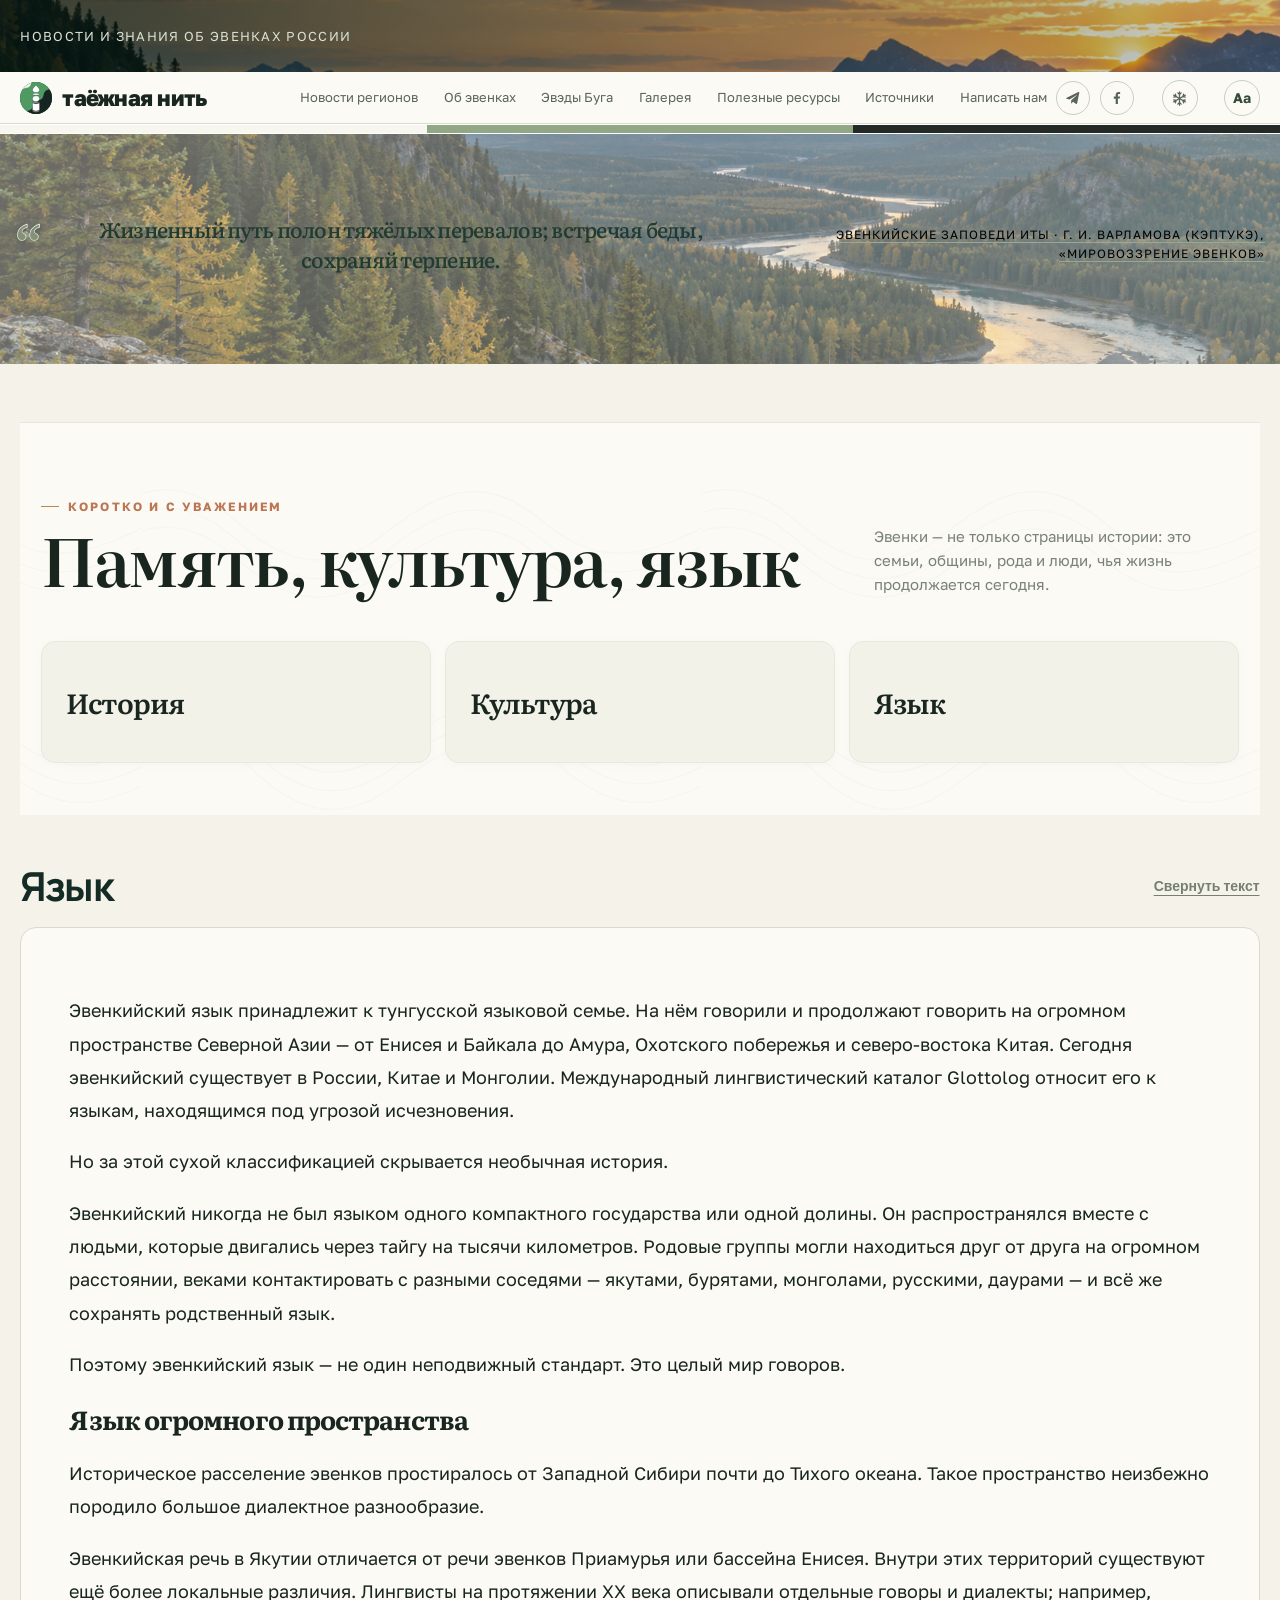
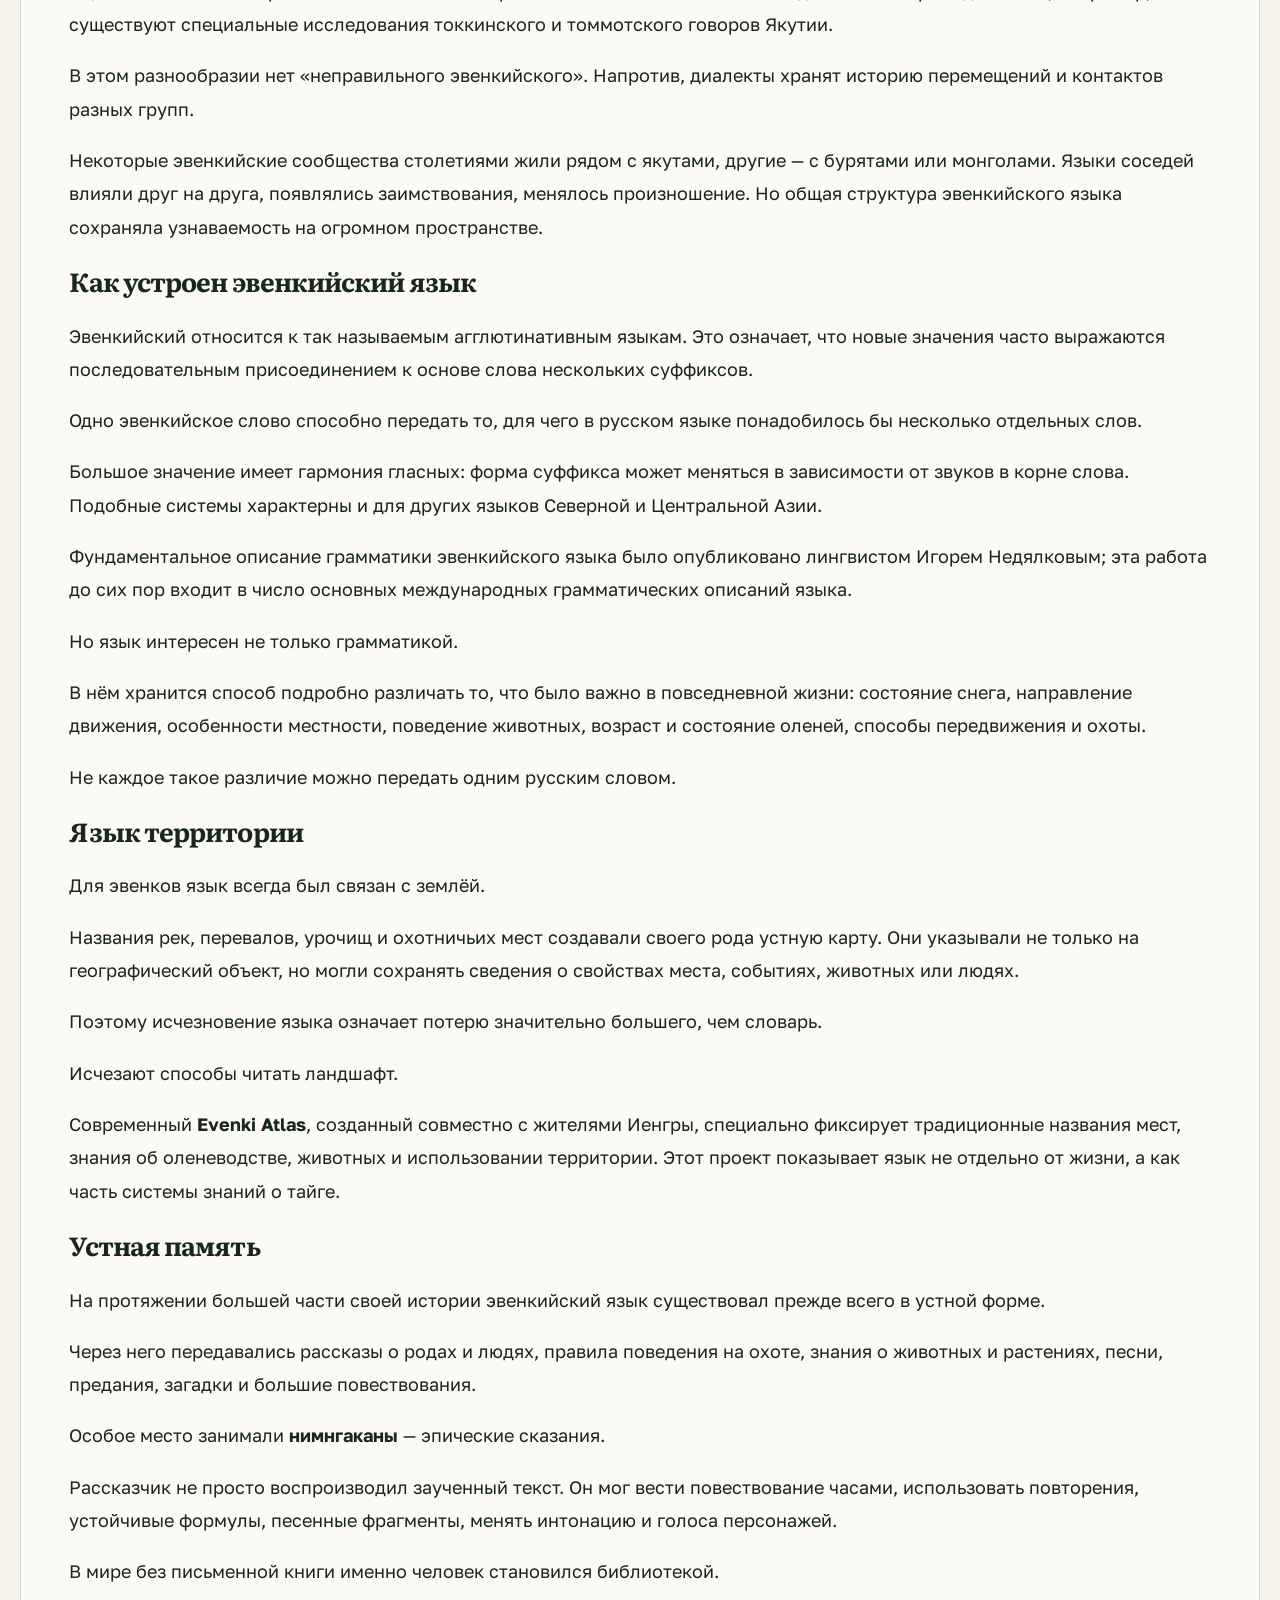
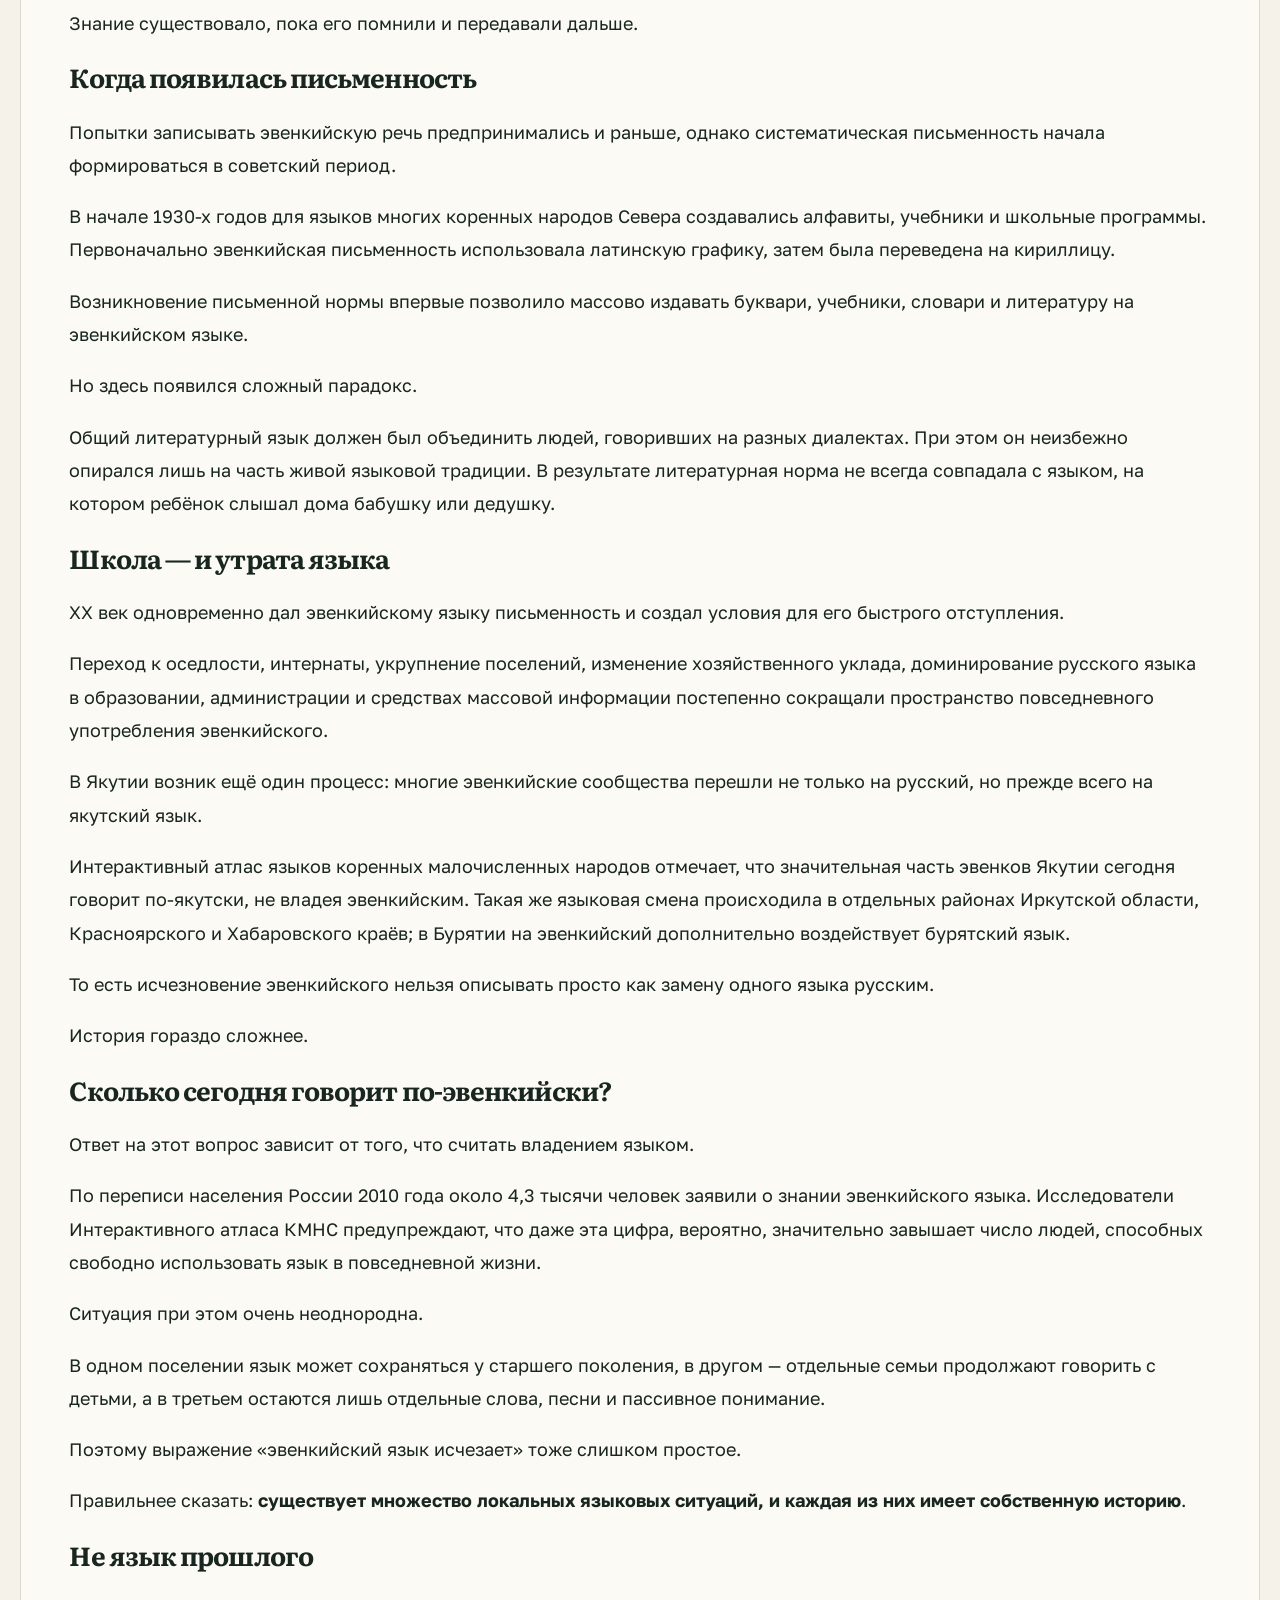
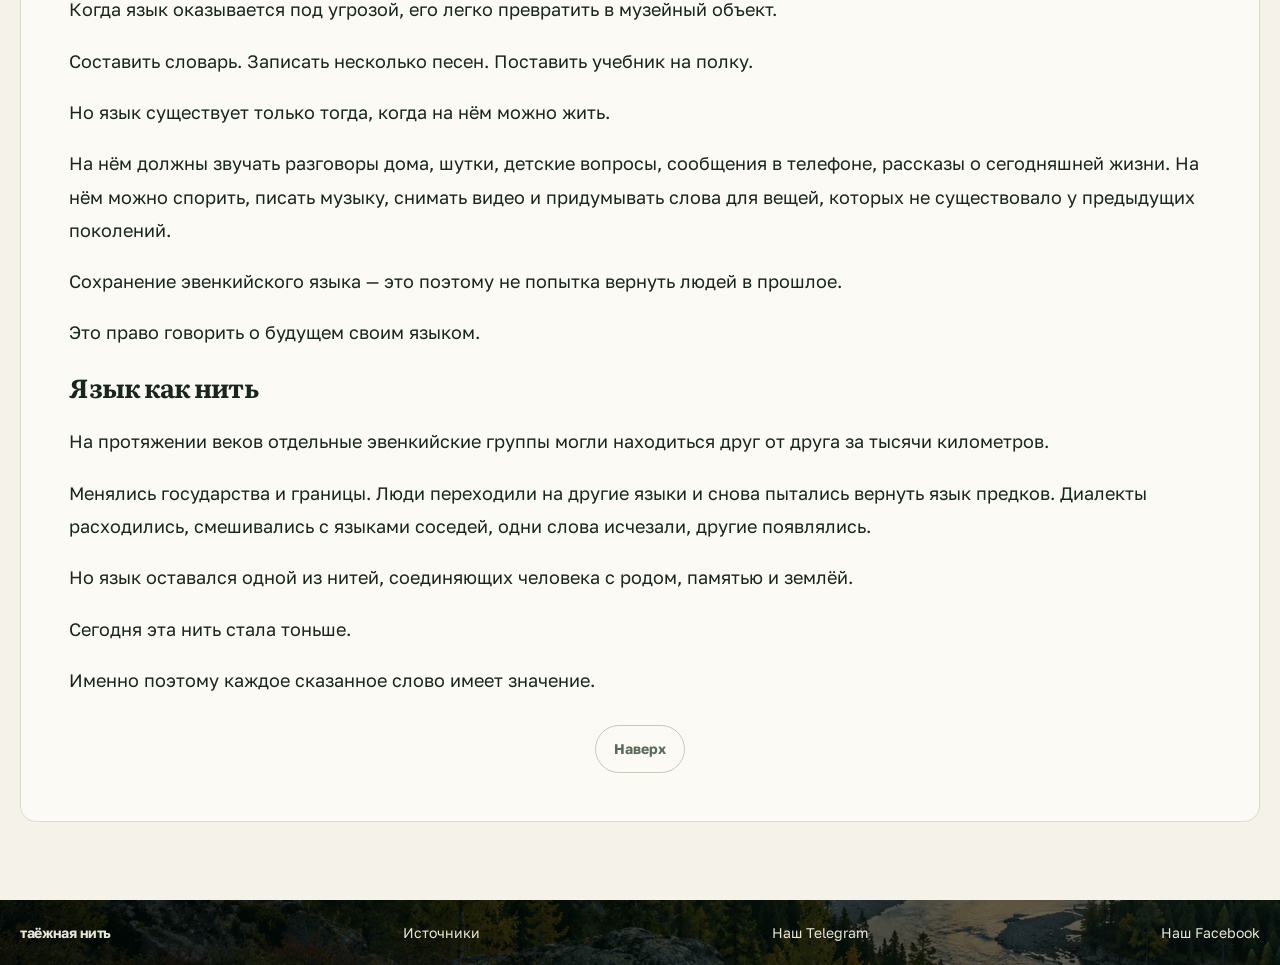
<file: language.html>
<!doctype html><html lang="ru"><head><meta charset="utf-8"><meta name="viewport" content="width=device-width,initial-scale=1"><meta http-equiv="refresh" content="0;url=history.html#language"><title>Язык — Таёжная нить</title><link rel="canonical" href="history.html#language"></head><body><p>Раздел перенесён на общую страницу: <a href="history.html#language">Язык</a>.</p><script>location.replace('history.html#language'+location.search)</script></body></html>
</file>
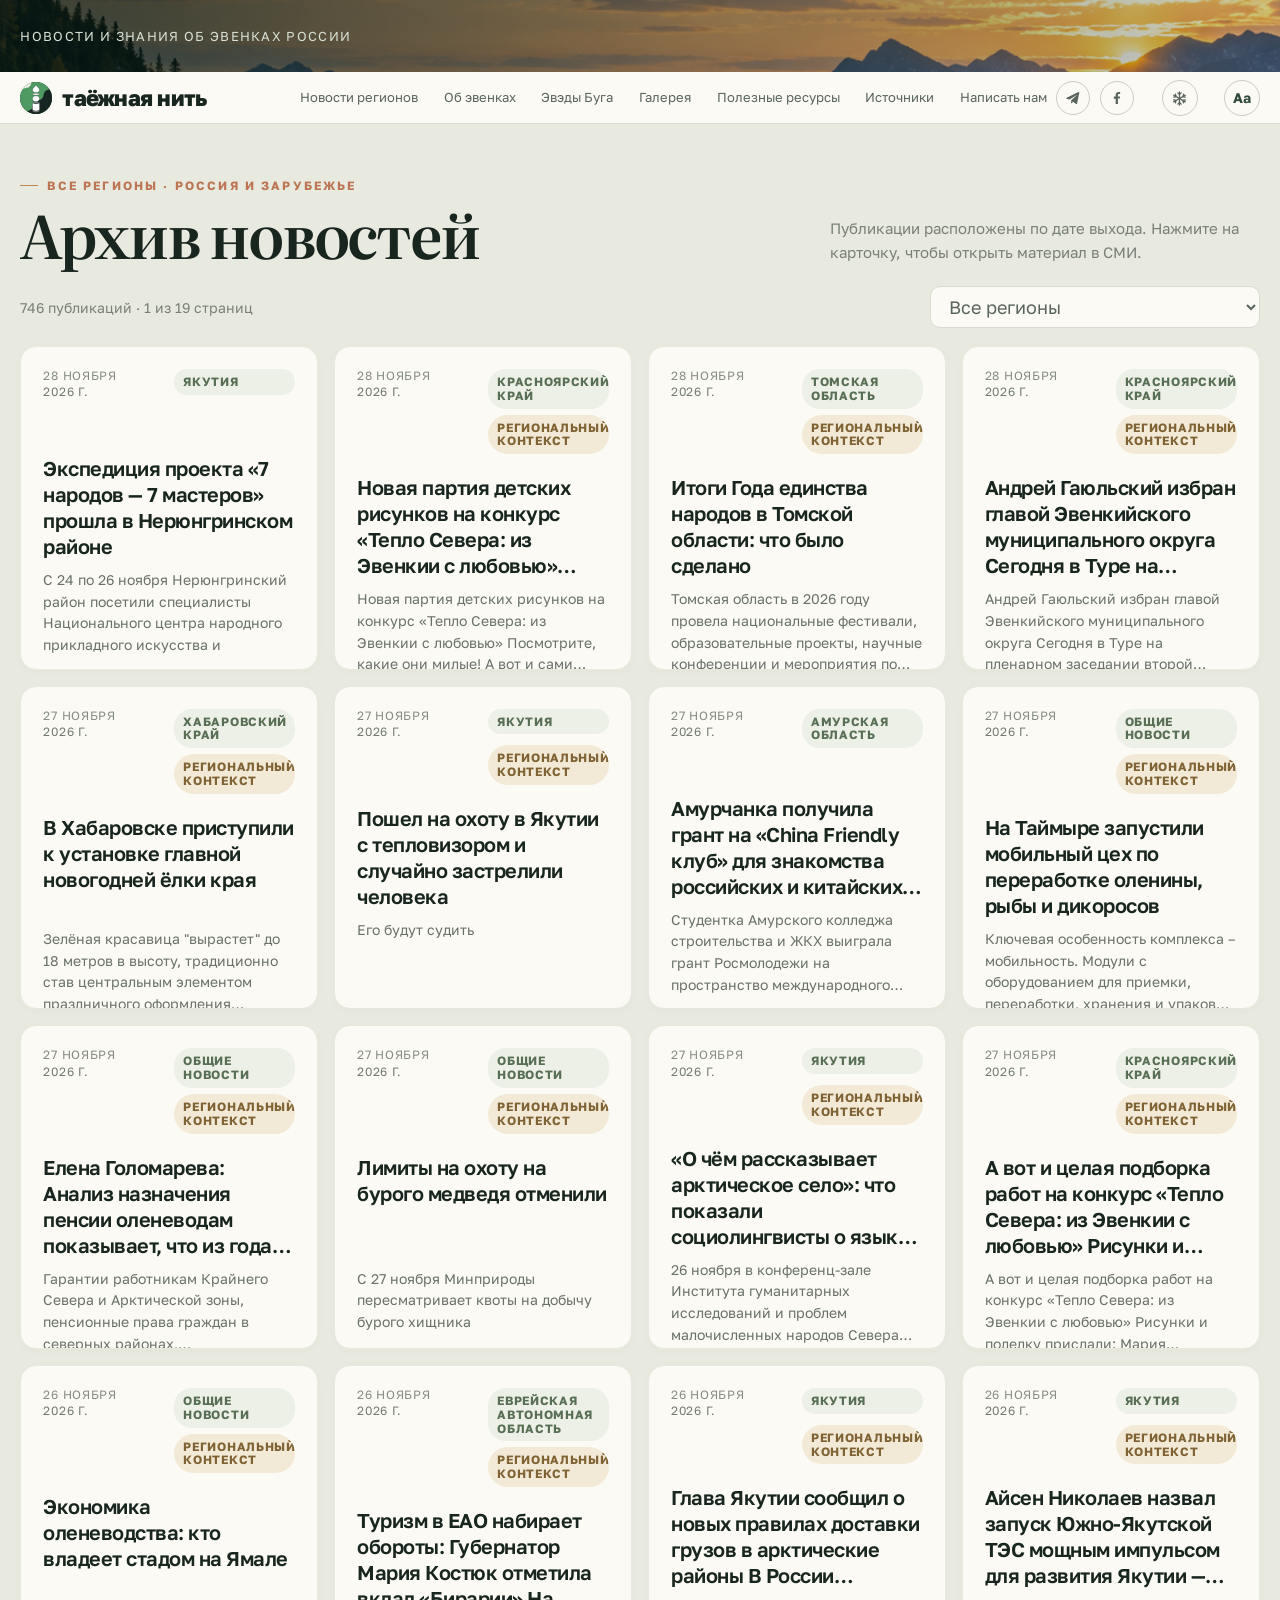
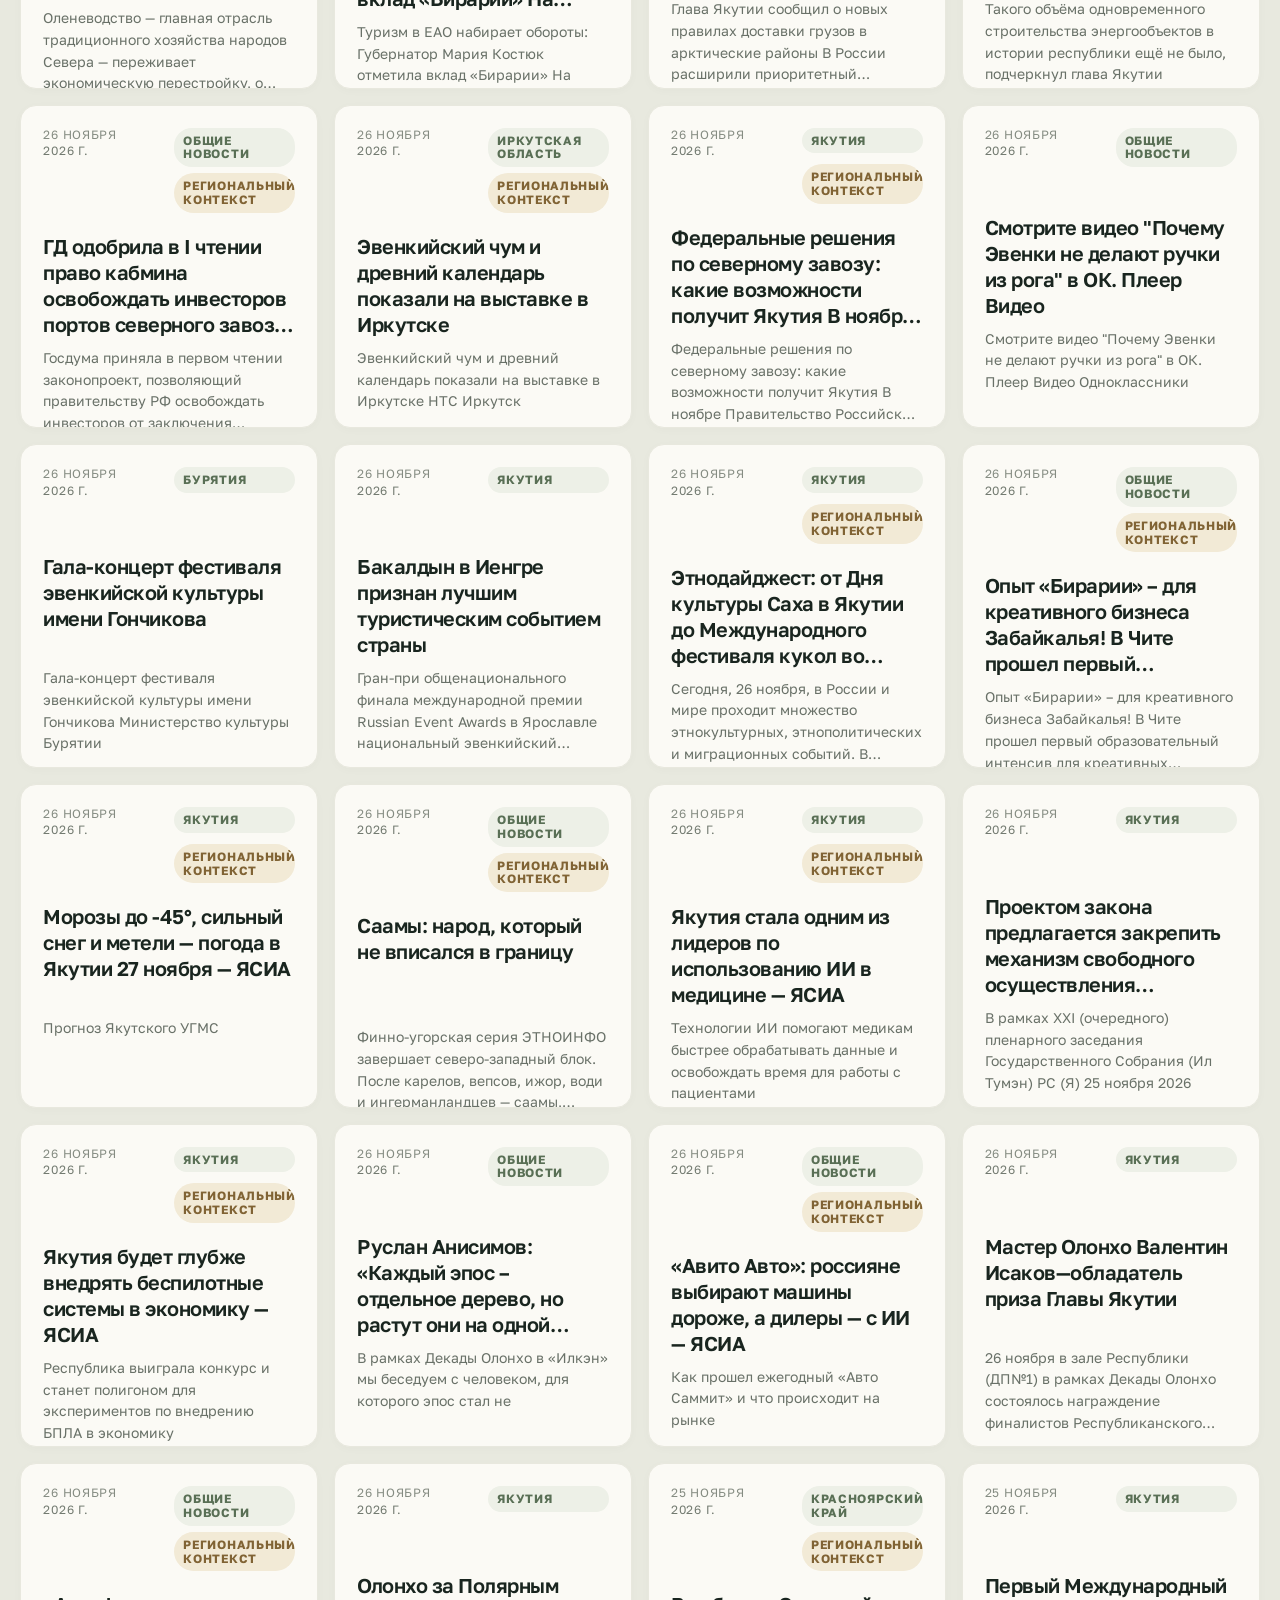
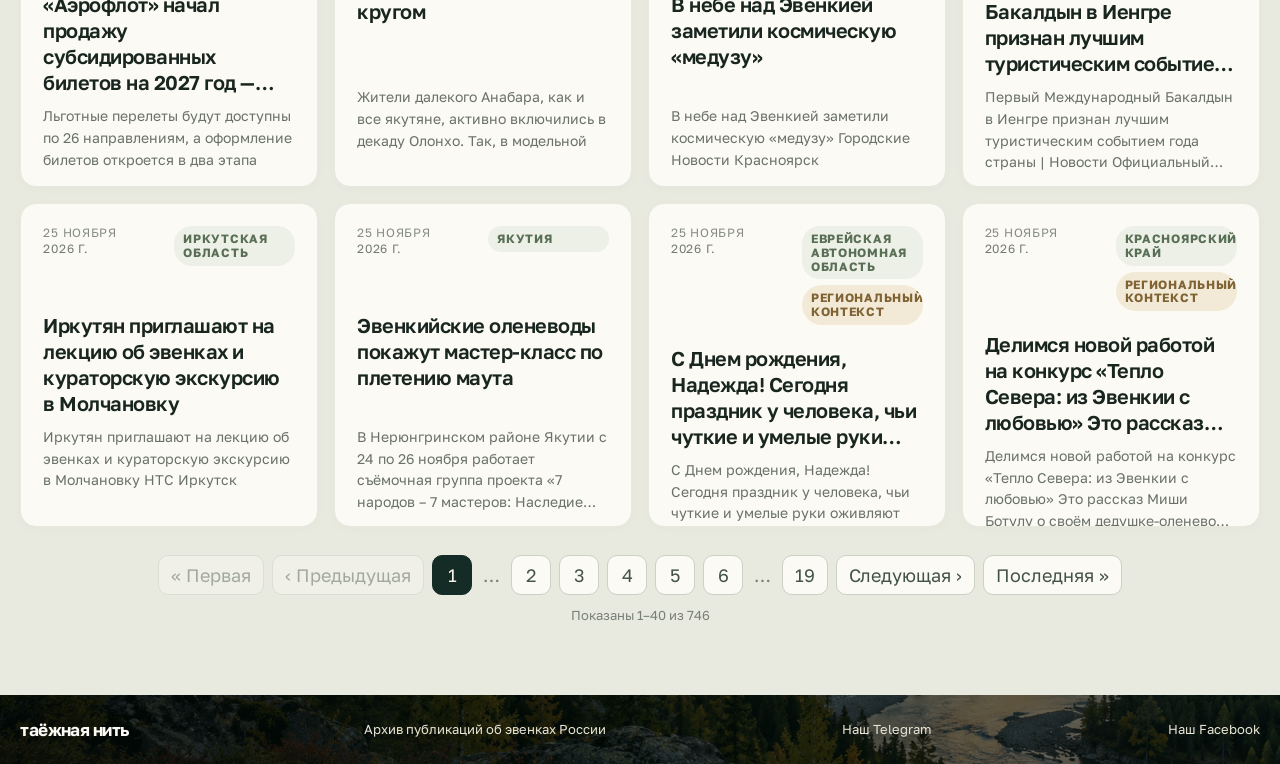
<file: news-archive.html>
<!doctype html>
<html lang="ru">
<head>
<meta charset="utf-8"><meta name="viewport" content="width=device-width,initial-scale=1"><meta name="theme-color" content="#152b25">
<title>Архив новостей — Таёжная нить</title>
<style>
@import url('https://fonts.googleapis.com/css2?family=DM+Sans:wght@400;500;600;700&family=Manrope:wght@400;500;600;700;800&display=swap');
:root{--pine:#152b25;--pine2:#203c32;--moss:#73846a;--paper:#fbfaf5;--ink:#19251f;--muted:#788078;--line:#d4d9cb;--sage:#e8e9df;--clay:#bc7654}*{box-sizing:border-box}html{scroll-behavior:smooth}body{margin:0;background:var(--sage);color:var(--ink);font-family:'DM Sans',sans-serif}a{color:inherit;text-decoration:none}button,select{font:inherit}.topline{background:var(--pine);color:#d9e0d4;font-size:11px;letter-spacing:.12em;text-transform:uppercase}.wrap{width:100%;max-width:none;padding:0 clamp(14px,1.6vw,28px);margin:auto}.topline .wrap{min-height:36px;display:flex;align-items:center}.topline .dot{width:7px;height:7px;border-radius:50%;background:#b5cb8c;display:inline-block;margin-right:10px}.nav{position:sticky;top:0;z-index:10;background:var(--paper);border-bottom:1px solid var(--line)}.nav .wrap{height:76px;display:flex;align-items:center;justify-content:space-between}.brand{display:flex;align-items:center;gap:10px;font:800 22px Manrope,sans-serif}.brand-mark{width:36px;height:36px;border-radius:50%;display:grid;place-items:center;background:var(--pine);color:#e8dfc7}.brand-mark svg{width:22px}.back{font-size:13px;font-weight:700;color:#536b4f}.back:hover{color:var(--clay)}main{padding:54px 0 72px}.head{display:flex;align-items:end;justify-content:space-between;gap:24px;margin-bottom:22px}.kicker{font-size:10px;letter-spacing:.18em;text-transform:uppercase;color:var(--clay);font-weight:700}.head h1{font:600 clamp(34px,5vw,58px)/1.05 Manrope,sans-serif;letter-spacing:-.05em;margin:8px 0 0}.head p{font-size:13px;color:var(--muted);line-height:1.6;max-width:430px;margin:0}.tools{display:flex;justify-content:space-between;align-items:center;gap:16px;margin:22px 0 18px}.tools select{min-height:42px;padding:0 14px;border:1px solid var(--line);border-radius:10px;background:var(--paper);color:#59645c}.count{font-size:12px;color:var(--muted)}.news-grid{display:grid;grid-template-columns:repeat(4,minmax(0,1fr));gap:16px}.news-card{background:var(--paper);border:1px solid var(--line);border-radius:16px;padding:22px;min-height:244px;display:flex;flex-direction:column;transition:transform .18s,background .18s,border-color .18s,box-shadow .18s}.news-card:hover{transform:translateY(-3px);background:#f3f5ec;border-color:#b9c5af;box-shadow:0 10px 24px #152b2510}.news-card:focus-visible{outline:3px solid #73846a;outline-offset:3px}.card-meta{display:flex;justify-content:space-between;align-items:flex-start;gap:10px;font-size:10px;color:#858c82;text-transform:uppercase;letter-spacing:.07em}.region-tag{color:#596f55;background:#edf0e7;padding:6px 9px;border-radius:18px;font-weight:700}.context-tag{color:#7b5a2b;background:#f1e7d4;padding:6px 9px;border-radius:18px;font-weight:700}.news-card h2{font:600 18px/1.3 Manrope,sans-serif;letter-spacing:-.025em;margin:20px 0 10px}.news-card p{font-size:12px;color:#697168;line-height:1.55;margin:0 0 20px}.card-foot{margin-top:auto;display:flex;justify-content:space-between;align-items:center;gap:12px;font-size:11px;color:#858c82}.card-foot a{font-weight:700;color:#49654e}.card-foot a:hover{color:var(--clay)}.pager{display:flex;justify-content:center;align-items:center;flex-wrap:wrap;gap:8px;margin-top:28px}.pager button{min-width:40px;min-height:40px;padding:8px 12px;border:1px solid #cbd1c3;border-radius:10px;background:var(--paper);color:#435348;cursor:pointer;transition:background .18s,color .18s,border-color .18s}.pager button:hover:not(:disabled),.pager button.current{background:var(--pine);border-color:var(--pine);color:#f5f3e9}.pager button:disabled{opacity:.42;cursor:not-allowed}.pager .ellipsis{color:var(--muted);padding:0 3px}.page-status{width:100%;text-align:center;font-size:11px;color:var(--muted);margin-top:4px}.empty{grid-column:1/-1;padding:52px;text-align:center;border:1px dashed var(--line);border-radius:16px;color:var(--muted);background:var(--paper)}.footer{background:var(--pine);color:#d9e0d4;padding:24px 0;font-size:11px}.footer .wrap{display:flex;justify-content:space-between;gap:14px;align-items:center}.footer strong{font:700 15px Manrope,sans-serif;color:var(--paper)}
@media(max-width:1000px){.news-grid{grid-template-columns:repeat(2,minmax(0,1fr))}.head{display:block}.head p{margin-top:12px}}
@media(max-width:600px){main{padding:36px 0 52px}.nav .wrap{height:64px}.brand{font-size:17px}.brand-mark{width:30px;height:30px}.news-grid{grid-template-columns:1fr;gap:12px}.news-card{min-height:200px;padding:18px}.tools{align-items:flex-start;flex-direction:column}.pager{gap:5px}.pager button{min-width:36px;padding:7px 9px}.footer .wrap{align-items:flex-start;flex-direction:column}}
.pagelinks{display:flex;gap:clamp(8px,1.5vw,22px);font-size:12px;color:#59645c}.pagelinks a:hover{color:var(--clay)}@media(max-width:700px){.nav .wrap{height:auto;min-height:64px;flex-wrap:wrap;padding:10px 0}.pagelinks{order:3;width:100%;flex-wrap:wrap}.back{font-size:11px}}.topline{position:sticky;top:0;z-index:40;background-color:#0b211b;background-image:linear-gradient(110deg,rgba(5,22,17,.97) 0%,rgba(8,27,21,.91) 38%,rgba(13,34,27,.78) 72%,rgba(15,38,30,.72) 100%),url("https://images.unsplash.com/photo-1705574429259-dc47c7504314?auto=format&fit=crop&w=2200&q=85");background-position:center 36%;background-size:cover}.nav{top:36px}.pagelinks{align-items:center}</style>
<style>.brand-mark{overflow:hidden}.brand-mark img{display:block;width:100%;height:100%;object-fit:cover}</style><link rel="stylesheet" href="visual-system.css?v=20261023-flag-divider-2x"><style id="archive-unified-header">
.topline{position:sticky;top:0;z-index:40;height:72px;min-height:72px}
.topline .wrap{height:72px;min-height:72px}
.topline .status{display:none}
.nav{position:sticky;top:72px;z-index:39;height:52px}
.nav .wrap{height:52px;display:flex;align-items:center;justify-content:space-between}
.brand{font:800 22px Manrope,sans-serif;gap:10px;white-space:nowrap}
.brand-mark{width:32px;height:32px;flex:0 0 32px;overflow:hidden}
.brand-mark img{display:block;width:100%;height:100%;object-fit:cover}
.navlinks{display:flex;align-items:center;gap:clamp(10px,2vw,24px);font-size:13px;color:#59645c;white-space:nowrap}
.navlinks a:hover{color:var(--clay)}
@media(max-width:800px){.nav .wrap{height:auto;min-height:52px;flex-wrap:wrap}.brand{font-size:17px}.navlinks{gap:10px;font-size:10px;white-space:normal}}
@media(max-width:600px){.nav{height:auto}.nav .wrap{padding-top:8px;padding-bottom:8px}.brand-mark{width:30px;height:30px;flex-basis:30px}.navlinks{width:100%;flex-wrap:wrap;order:2;gap:8px 12px}}
</style>
<link rel="stylesheet" href="site-header.css?v=20261020-static"><style>@media(max-width:520px){}</style><style id="news-card-equal-height">
.news-grid{grid-auto-rows:auto;align-items:start}
.news-card{height:auto;min-height:0;aspect-ratio:.92/1;min-width:0;overflow:hidden}
.news-card .card-meta{height:42px;min-height:42px;flex:0 0 42px;overflow:hidden;align-items:flex-start}
.news-card .region-tag,.news-card .context-tag{display:-webkit-box;-webkit-box-orient:vertical;-webkit-line-clamp:2;overflow:hidden}
.news-card h2,.news-card h3{height:5.2em;min-height:5.2em;max-height:5.2em;display:-webkit-box;-webkit-box-orient:vertical;-webkit-line-clamp:4;overflow:hidden}
.news-card p{height:6.2em;min-height:6.2em;max-height:6.2em;display:-webkit-box;-webkit-box-orient:vertical;-webkit-line-clamp:4;overflow:hidden}
.news-card .card-foot{height:36px;min-height:36px;flex:0 0 36px;overflow:hidden}
.news-card .card-foot>*{min-width:0;white-space:nowrap;overflow:hidden;text-overflow:ellipsis}
</style><style id="news-meta-stacked-tags">
.news-card .card-meta{display:grid;grid-template-columns:minmax(0,1fr) minmax(108px,48%);grid-auto-rows:min-content;align-items:start;gap:6px 8px;height:auto;min-height:66px;flex:0 0 auto;overflow:visible}
.news-card .card-meta .story-date{grid-column:1;grid-row:1;align-self:start}
.news-card .region-tag{grid-column:2;grid-row:1;width:100%;max-width:100%;justify-self:stretch;display:-webkit-box;-webkit-box-orient:vertical;-webkit-line-clamp:3;overflow:hidden;white-space:normal;line-height:1.15}
.news-card .context-tag{grid-column:2;width:100%;max-width:100%;justify-self:stretch;display:-webkit-box;-webkit-box-orient:vertical;-webkit-line-clamp:2;overflow:hidden;white-space:normal;line-height:1.15}
@media(max-width:520px){.news-card .card-meta{grid-template-columns:minmax(0,1fr) minmax(96px,48%);min-height:62px}}
</style>
<script>try{document.documentElement.dataset.season=localStorage.getItem("taiga-season-theme")||"day"}catch(e){document.documentElement.dataset.season="day"}</script><link rel="stylesheet" href="season-theme.css?v=20261031-global-font-no-lens"></head>
<body>
<div class="topline"><div class="wrap"><span>Новости и знания об эвенках России</span></div></div>
<header class="nav"><div class="wrap"><a class="brand" href="index.html"><span class="brand-mark"><img src="taezhnye-golosa-sevek-mo.svg?v=20261001-logo-1" alt=""></span>таёжная нить</a><nav class="navlinks" aria-label="Основная навигация"><a href="index.html#news">Новости регионов</a><a href="history.html">Об эвенках</a><a href="map.html">Эвэды Буга</a><a href="gallery.html">Галерея</a><a href="index.html#resources">Полезные ресурсы</a><a href="sources.html">Источники</a><a href="contact.html">Написать нам</a><span class="nav-social" aria-label="Социальные сети"><a href="https://t.me/taiga_thread" aria-label="Telegram" title="Telegram" target="_blank" rel="noopener noreferrer"><svg viewBox="0 0 24 24" aria-hidden="true"><path d="M21.5 3.7 18.2 20c-.2 1.1-.8 1.4-1.6.9l-4.5-3.3-2.2 2.1c-.2.2-.4.4-.8.4l.3-4.6 8.4-7.6c.4-.3-.1-.5-.6-.2L6.8 14.4l-4.4-1.4c-1-.3-1-1 .2-1.5L20 3.1c.9-.3 1.7.2 1.5.6Z"/></svg></a><a href="https://www.facebook.com/groups/1427835186122942/" aria-label="Группа в Facebook" title="Facebook" target="_blank" rel="noopener noreferrer"><svg viewBox="0 0 24 24" aria-hidden="true"><path d="M13.4 21v-8.2h2.8l.4-3.2h-3.2v-2c0-.9.3-1.5 1.6-1.5h1.7V3.2c-.3 0-1.3-.1-2.5-.1-2.5 0-4.2 1.5-4.2 4.3v2.4H7.2V13h2.8v8h3.4Z"/></svg></a></span><button class="season-toggle" type="button" aria-label="Включить полярную ночь" title="Полярная ночь" aria-pressed="false"><svg viewBox="0 0 24 24" aria-hidden="true"><path d="M20.4 15.2A8.5 8.5 0 0 1 8.8 3.6 8.6 8.6 0 1 0 20.4 15.2Z"/><path d="M16 3v3m-1.5-1.5h3"/></svg></button></nav><button class="menu" aria-label="Меню">☰</button></div></header>
<main><div class="wrap"><div class="head"><div><div class="kicker">Все регионы · Россия и зарубежье</div><h1>Архив новостей</h1></div><p>Публикации расположены по дате выхода. Нажмите на карточку, чтобы открыть материал в СМИ.</p></div><div class="tools"><label class="count" id="resultCount">Загружаем публикации…</label><select id="archiveRegion" aria-label="Фильтр по региону"><option value="Все регионы">Все регионы</option><option>Якутия</option><option>Красноярский край</option><option>Бурятия</option><option>Забайкальский край</option><option>Иркутская область</option><option>Амурская область</option><option>Хабаровский край</option><option>Сахалинская область</option><option>Приморский край</option><option>Томская область</option><option>Тюменская область</option><option>Общие новости</option><option>Новости на эвенкийском</option><option>Еврейская автономная область</option><option>Зарубежные источники</option></select></div><div class="news-grid" id="archiveGrid"></div><nav class="pager" id="pager" aria-label="Страницы архива новостей"></nav></div></main>
<footer class="footer"><div class="wrap"><strong>таёжная нить</strong><span>Архив публикаций об эвенках России</span><a href="https://t.me/taiga_thread" target="_blank" rel="noopener noreferrer">Наш Telegram</a><a href="https://www.facebook.com/groups/1427835186122942/" target="_blank" rel="noopener noreferrer">Наш Facebook</a></div></footer>
<script src="news-data.js?v=20261031-latest-feed-449"></script><script>
const manualKey="taezhnaya-nit-manual-news-v1";let manual=[];try{manual=JSON.parse(localStorage.getItem(manualKey)||"[]")}catch(e){}function isUnrelatedSearchMatch(item){const text=[item.title,item.desc,item.description,item.link].join(' ');const url=String(item.link||'');const knownFalseUrl=/(?:mnb\.mn\/article\/solongo-1-2|ikon\.mn\/n\/3qy0|ikon\.mn\/n\/3qs9|ngs24\.ru\/text\/gorod\/2026\/10\/12\/76694947)/i.test(url);const direct=/(эвенк[а-яё]*|ороч[её]н[а-яё]*|хамниган[а-яё]*|манегр[а-яё]*|тунгус[а-яё]*|evenki|ewenki|oroqen|orochon|鄂温克|鄂伦春)/i.test(text);const homonym=/(^|[^а-яёa-z])(?:солонго|солонгос|солонц)[а-яёa-z]*(?=$|[^а-яёa-z])/i.test(text);const solon=/(^|[^а-яёa-z])солон[а-яё]*(?=$|[^а-яёa-z])/i.test(text);const context=/(народ|этнос|язык|культур|традиц|обыча|истори|наслед|шаман|оленевод|олен|охот|хозяйств|фольклор|поселен|автономн)/i.test(text);const kamchatkaContextWithoutEvenki=/(^|[^а-яё])камчат[а-яё]*/i.test(text)&&!direct;return knownFalseUrl||kamchatkaContextWithoutEvenki||(homonym&&!direct)||(solon&&!direct&&!context)}const cleanManual=manual.filter(item=>!isUnrelatedSearchMatch(item));if(cleanManual.length!==manual.length){try{localStorage.setItem(manualKey,JSON.stringify(cleanManual))}catch(e){}}const stories=[...(window.newsStories||[]),...cleanManual].filter(item=>!isUnrelatedSearchMatch(item));const pageSize=40;let page=1;const grid=document.getElementById('archiveGrid');const pager=document.getElementById('pager');const regionSelect=document.getElementById('archiveRegion');function getRows(){const selected=regionSelect.value;return stories.filter(item=>item.link&&/^https?:\/\//i.test(item.link)&&(selected==='Все регионы'||item.region===selected||(selected==='Новости на эвенкийском'&&item.languageNews))).slice().sort((a,b)=>b.date.localeCompare(a.date))}function esc(v){return String(v??'').replace(/[&<>\"']/g,c=>({'&':'&amp;','<':'&lt;','>':'&gt;','\"':'&quot;',"'":'&#39;'}[c]))}function headline(s){const source=String(s.source||'').trim();if(!source)return String(s.title||'').trim();const escaped=source.replace(/[.*+?^${}()|[\]\\]/g,'\\$&');return String(s.title||'').replace(new RegExp('\\s*(?:[-–—|·]\\s*)?'+escaped+'\\s*$','i'),'').replace(/[\s·|–—-]+$/,'').trim()}function button(label,target,disabled=false,current=false){return `<button type="button" data-page="${target}" ${disabled?'disabled':''} class="${current?'current':''}" ${current?'aria-current="page"':''}>${label}</button>`}function overviewText(s){if(s.region!=='Зарубежные источники')return s.desc||'';if(s.overviewRu||s.descRu)return s.overviewRu||s.descRu;const text=String(s.desc||'');return /[А-Яа-яЁё]/.test(text)&&!/[\u3400-\u9fff\u3040-\u30ff\uac00-\ud7af]/.test(text)?text:''}function render(){const rows=getRows();const totalPages=Math.max(1,Math.ceil(rows.length/pageSize));page=Math.min(Math.max(1,page),totalPages);const visible=rows.slice((page-1)*pageSize,page*pageSize);document.getElementById('resultCount').textContent=`${rows.length} публикаций · ${page} из ${totalPages} страниц`;grid.innerHTML=visible.length?visible.map(s=>{const overview=overviewText(s);return `<a class="news-card" href="${esc(s.link)}" target="_blank" rel="noopener noreferrer" aria-label="Открыть публикацию «${esc(headline(s))}» на сайте ${esc(s.source)}"><div class="card-meta"><span class="story-date"><span>${new Date(s.date+'T00:00:00').toLocaleDateString('ru-RU',{day:'numeric',month:'long'})}</span><span>${new Date(s.date+'T00:00:00').getFullYear()} г.</span></span><span class="region-tag">${esc(s.region)}</span>${s.relevance==='context'?'<span class="context-tag">Региональный контекст</span>':''}${s.languageNews?'<span class="context-tag">На эвенкийском</span>':''}</div><h2>${esc(headline(s))}</h2>${overview?`<p>${esc(overview)}</p>`:''}<div class="card-foot"><span>${esc(s.source)}</span></div></a>`}).join(''):'<div class="empty">В выбранном регионе пока нет публикаций.</div>';let nums=[];if(totalPages<=7){nums=Array.from({length:totalPages},(_,i)=>i+1)}else{const start=Math.max(2,Math.min(page-2,totalPages-5));nums=[1,'…',...Array.from({length:5},(_,i)=>start+i),'…',totalPages]}pager.innerHTML=button('« Первая',1,page===1)+button('‹ Предыдущая',page-1,page===1)+nums.map(n=>n==='…'?'<span class="ellipsis">…</span>':button(n,n,false,n===page)).join('')+button('Следующая ›',page+1,page===totalPages)+button('Последняя »',totalPages,page===totalPages)+`<div class="page-status">Показаны ${rows.length?((page-1)*pageSize+1):0}–${Math.min(page*pageSize,rows.length)} из ${rows.length}</div>`}pager.addEventListener('click',event=>{const control=event.target.closest('button[data-page]');if(!control||control.disabled)return;page=Number(control.dataset.page);render();document.querySelector('main').scrollIntoView({behavior:'smooth'})});regionSelect.addEventListener('change',()=>{page=1;render()});render();
</script>
<script src="font-scale.js"></script><script src="season-theme.js?v=20261031-global-font-no-lens"></script></body>
</html>
</file>
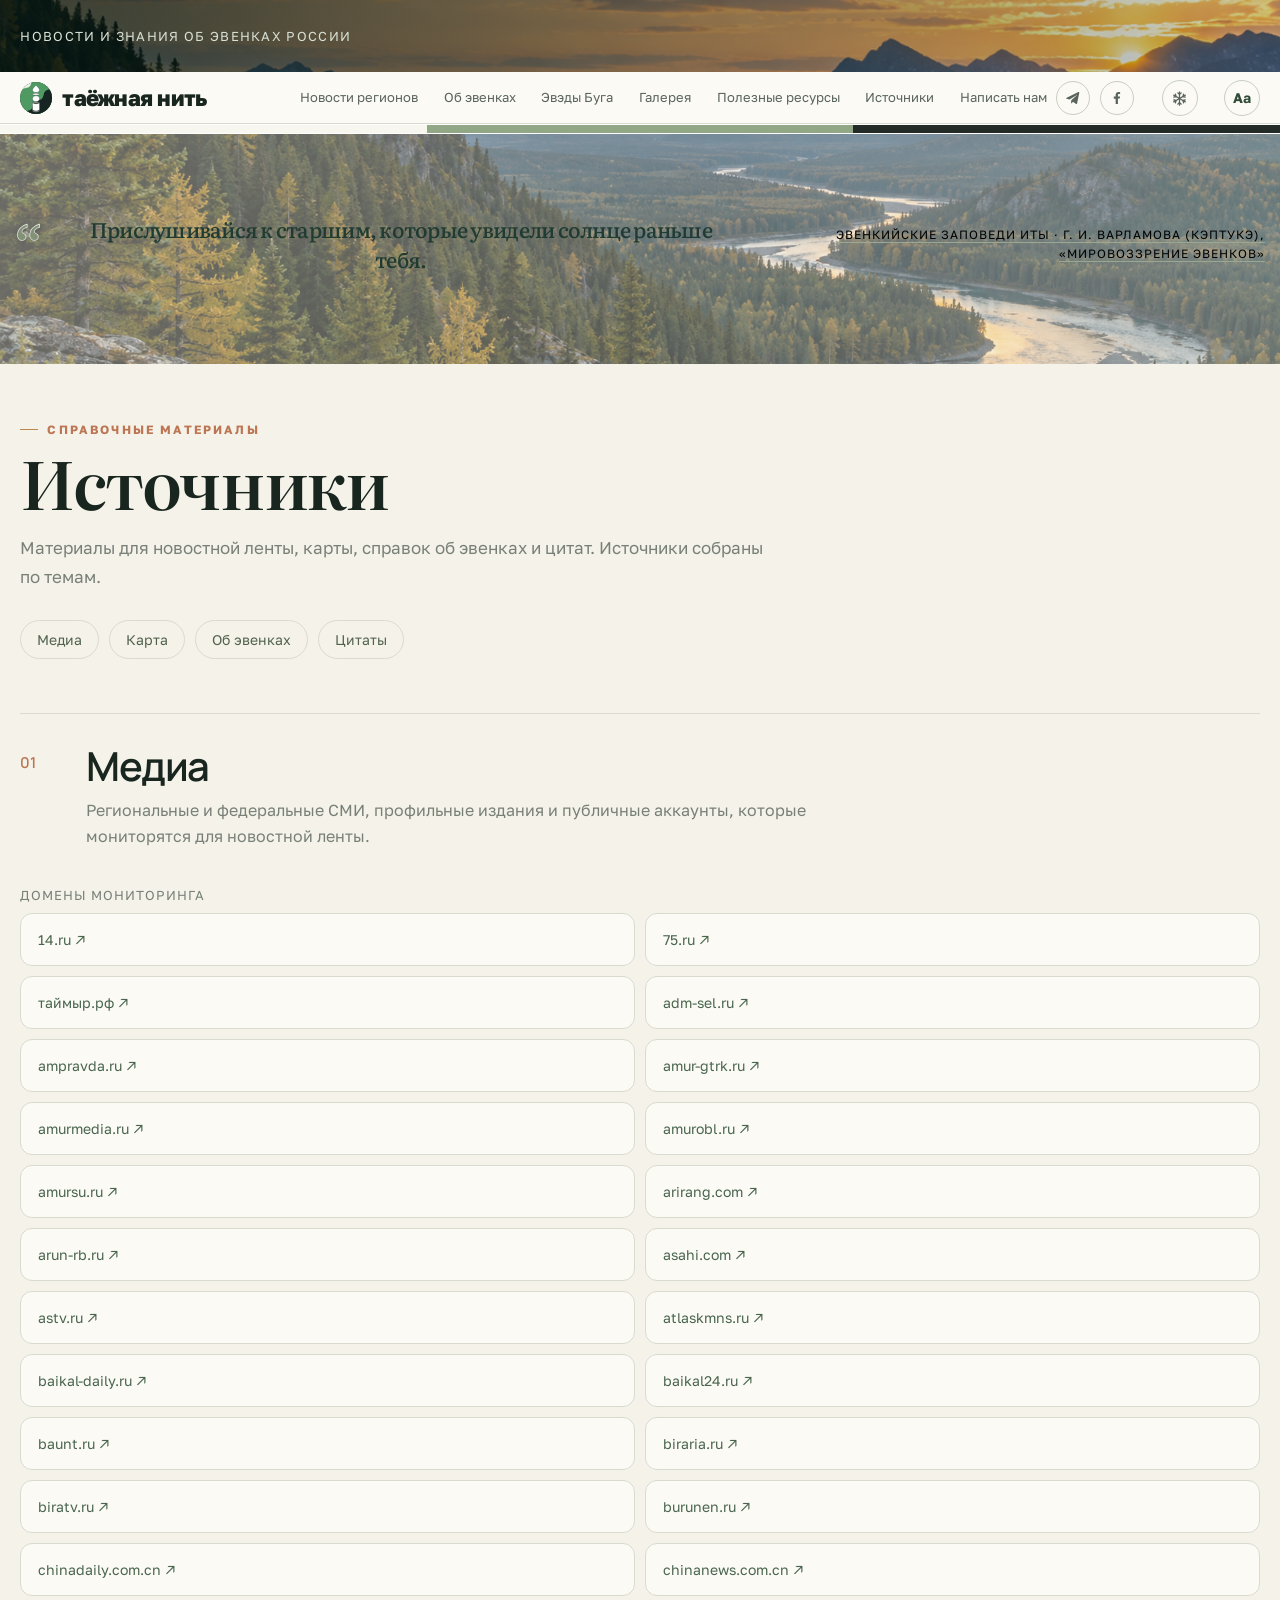
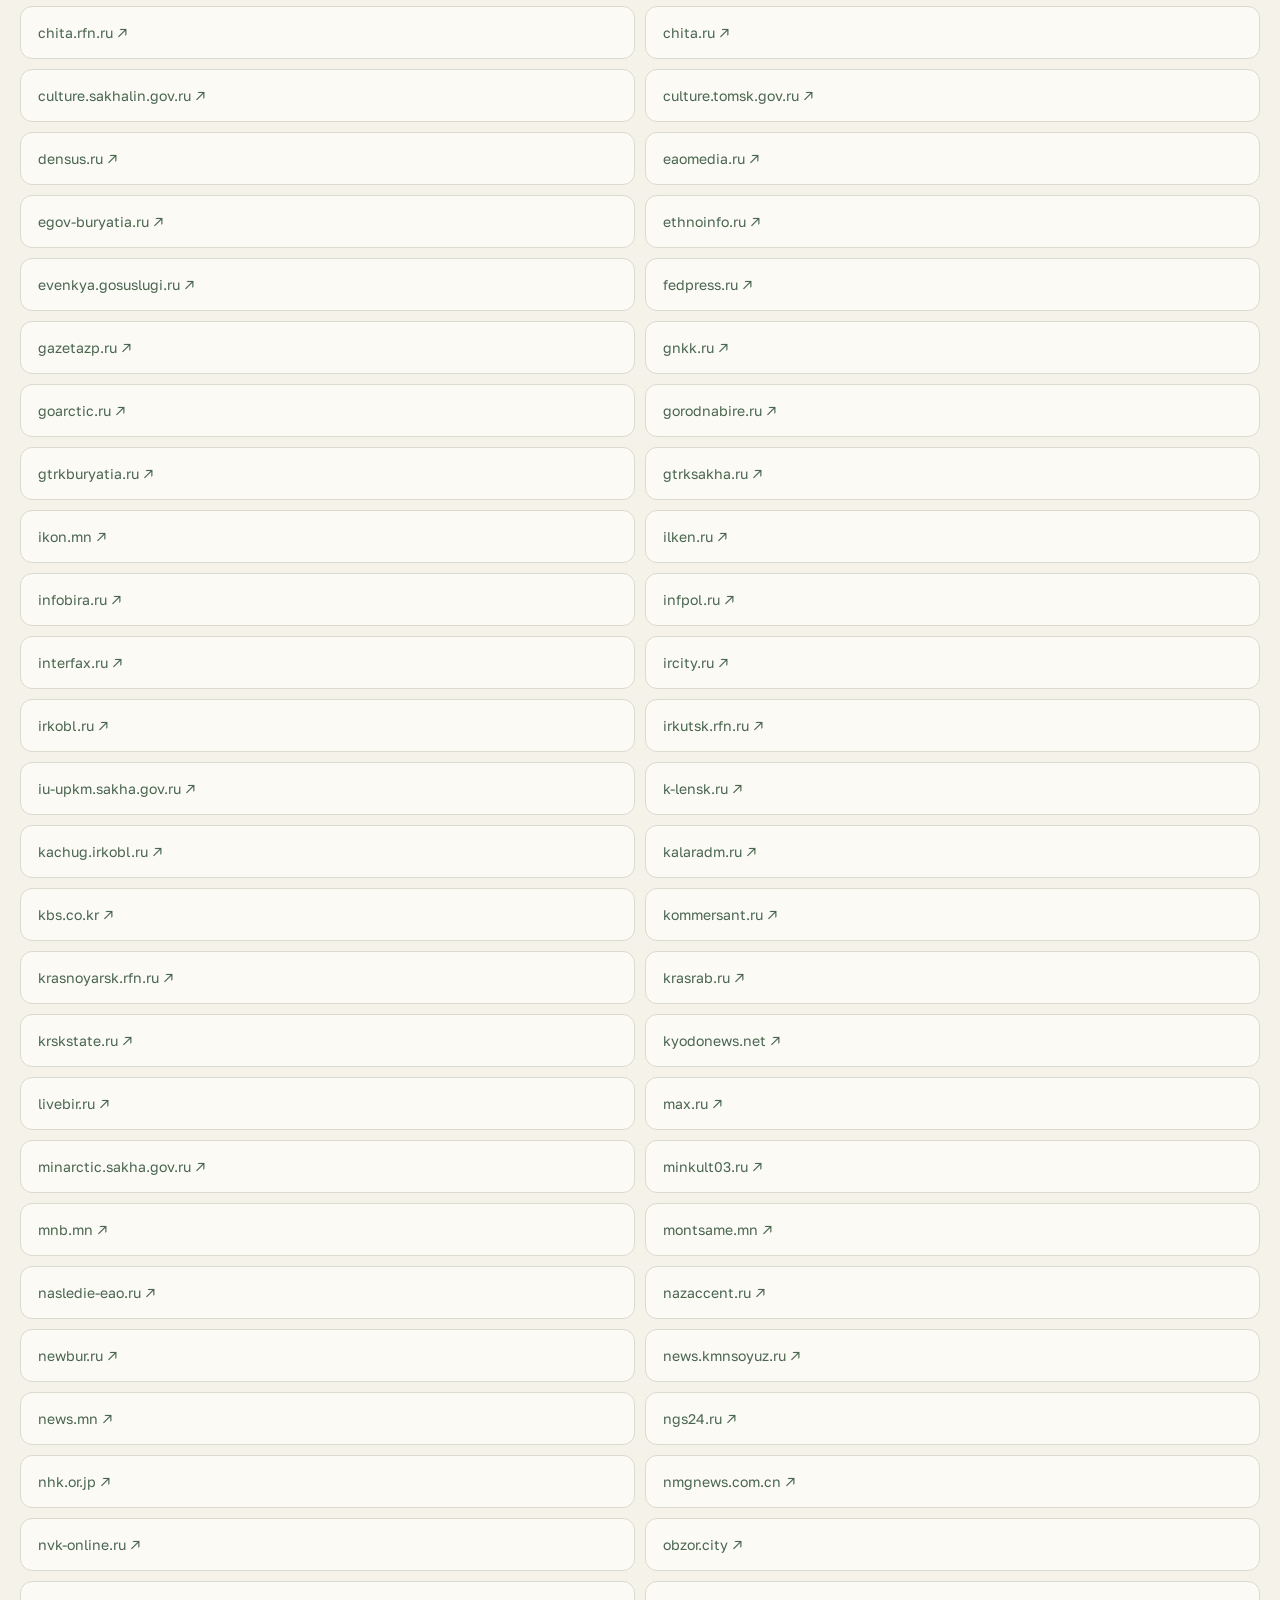
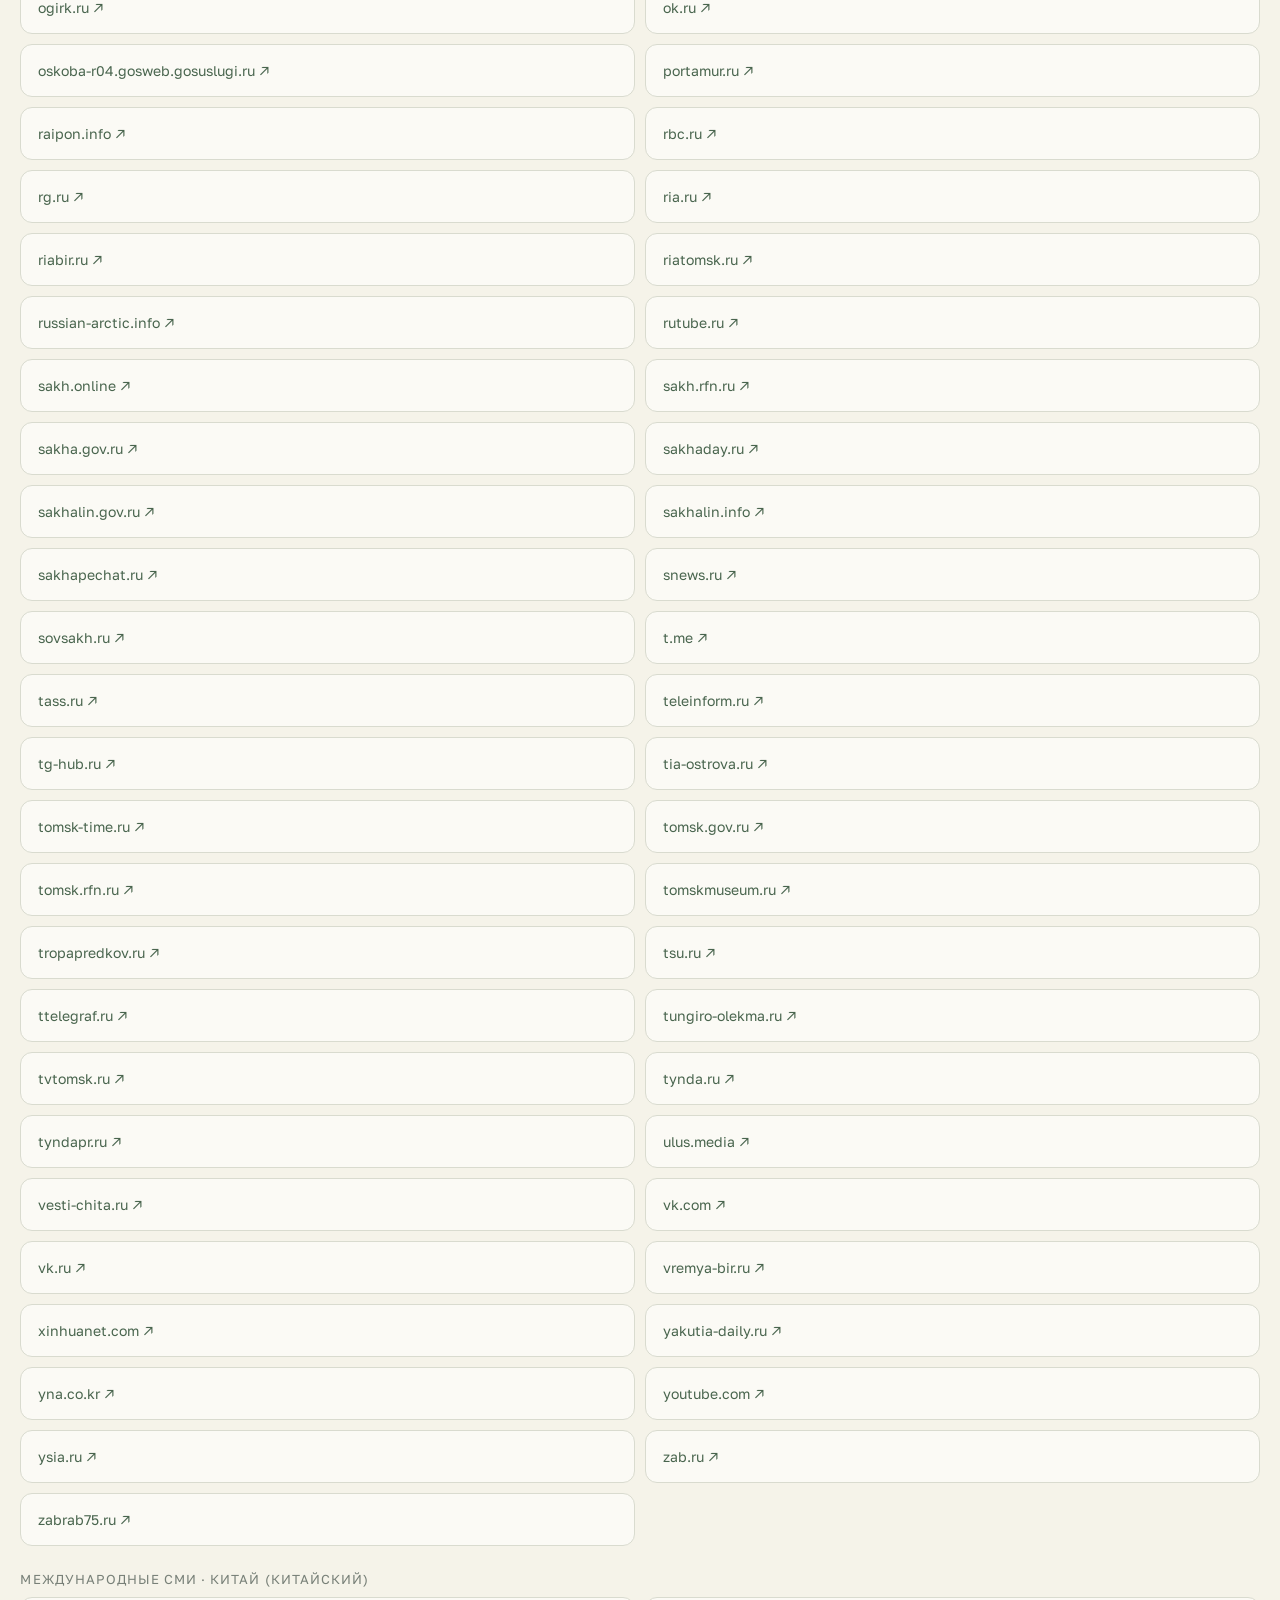
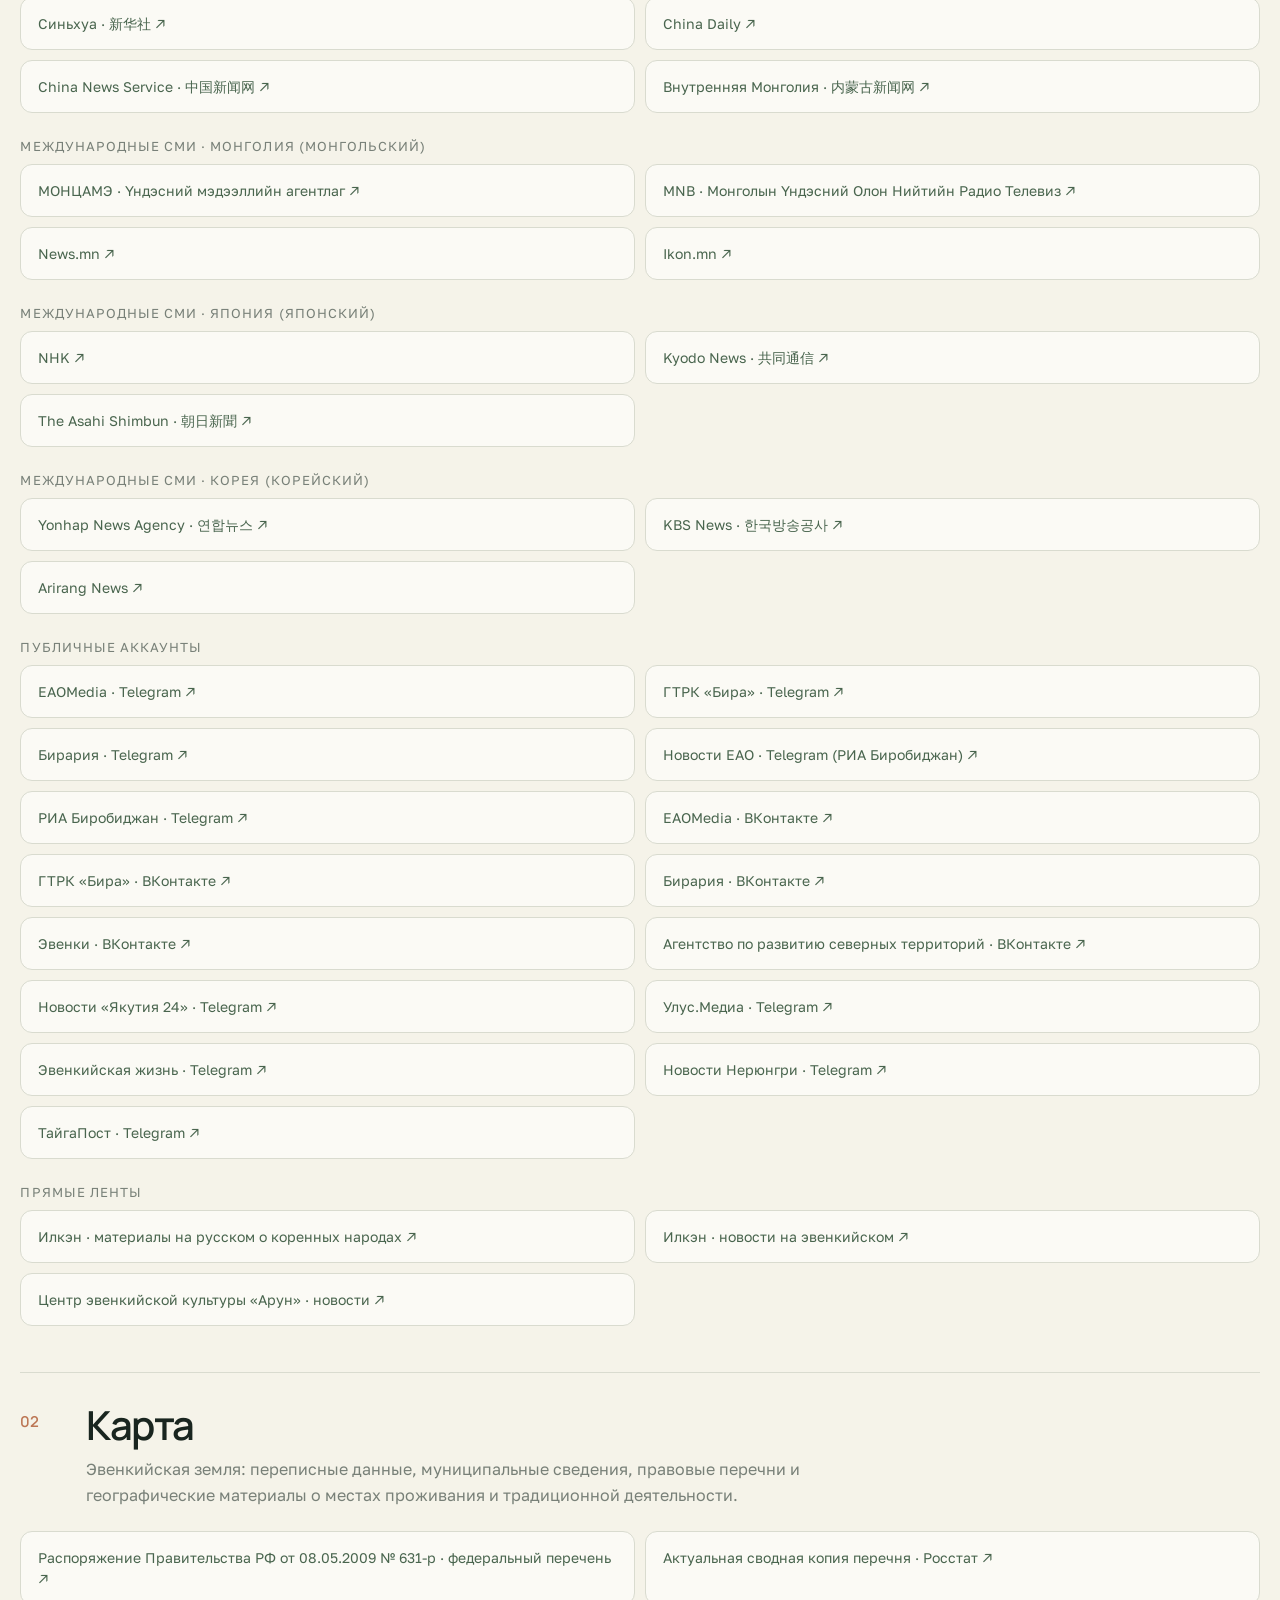
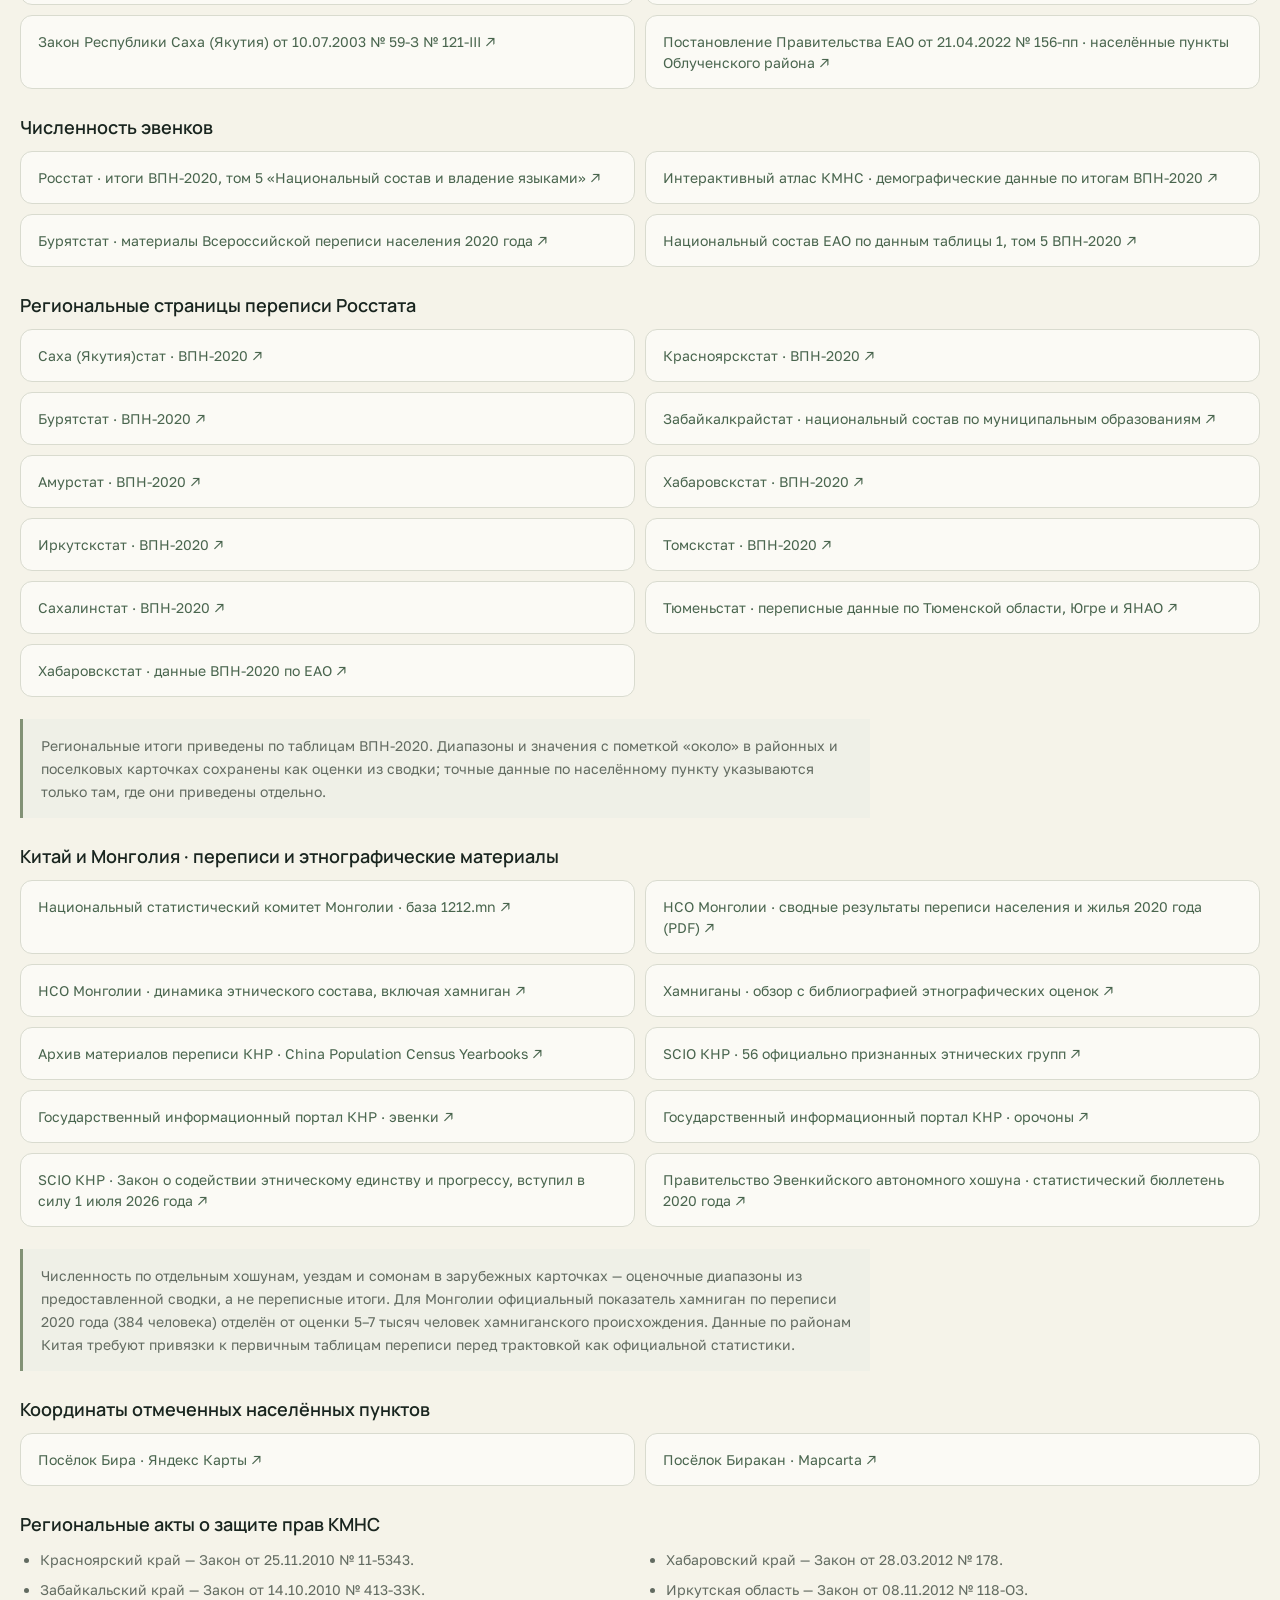
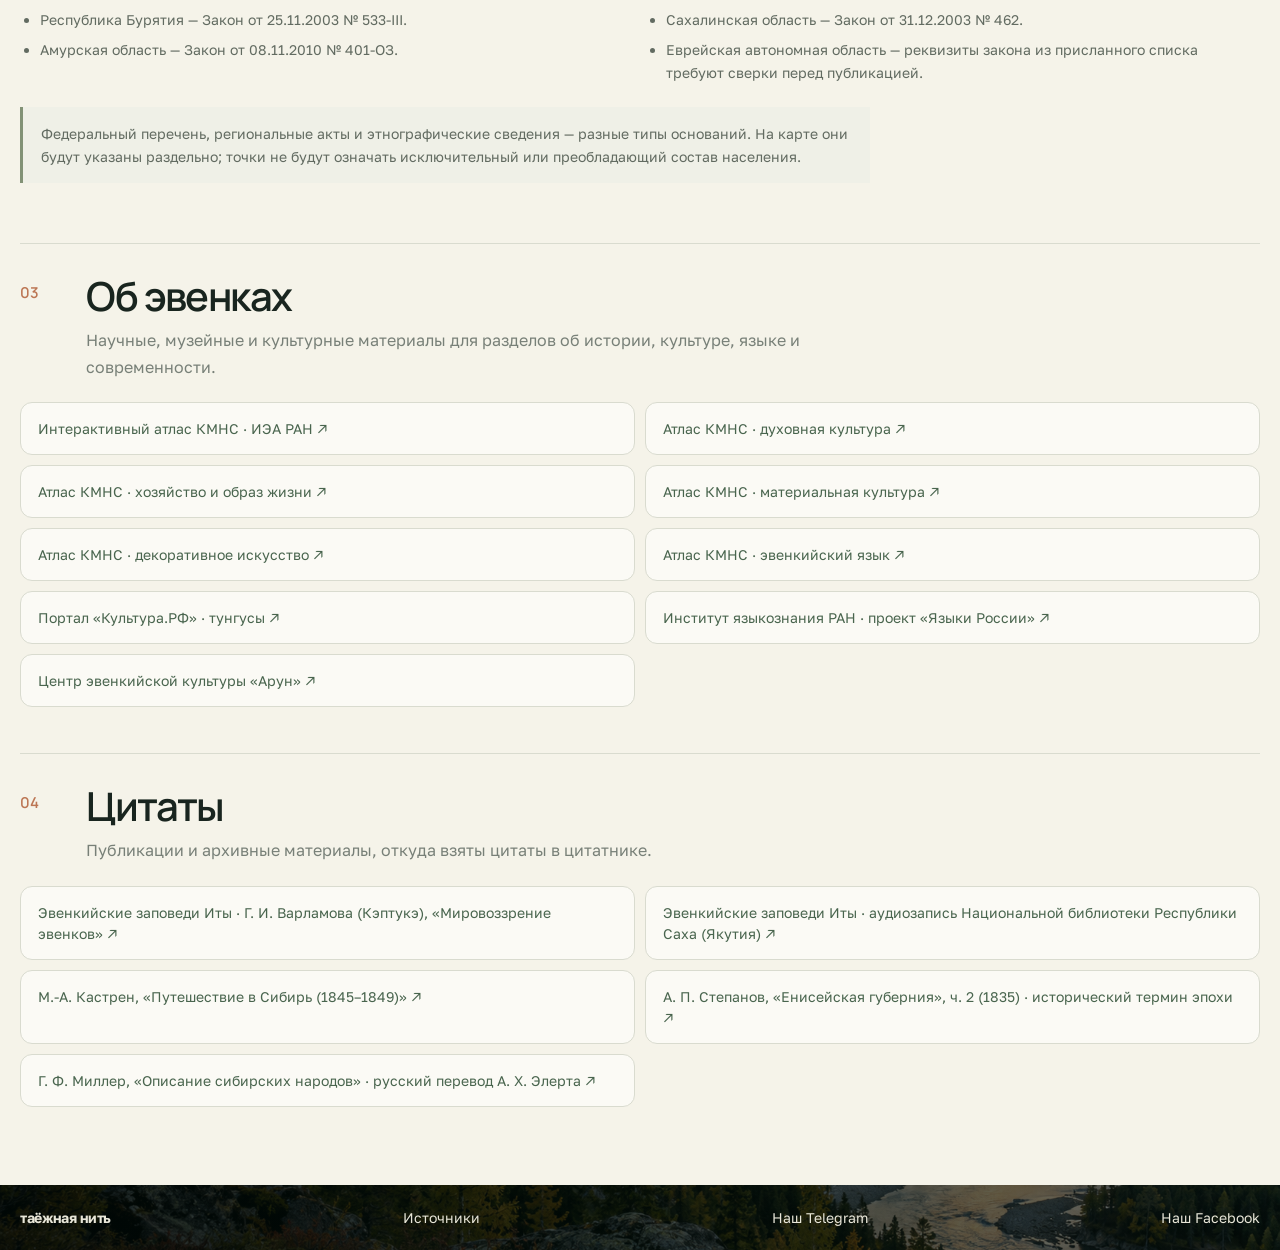
<file: sources.html>
<!doctype html><html lang="ru"><head><meta charset="utf-8"><meta name="viewport" content="width=device-width,initial-scale=1"><meta name="theme-color" content="#152b25"><title>Источники — Таёжная нить</title><style>
@import url('https://fonts.googleapis.com/css2?family=DM+Sans:wght@400;500;600;700&family=Manrope:wght@400;500;600;700;800&display=swap');
:root{--pine:#152b25;--pine2:#203c32;--moss:#73846a;--cream:#f5f3e9;--paper:#fbfaf5;--ink:#19251f;--muted:#788078;--line:#dedfd5;--clay:#bc7654;--gold:#d8b276}*{box-sizing:border-box}html{scroll-behavior:smooth}body{margin:0;background:var(--cream);color:var(--ink);font-family:'DM Sans',sans-serif}a{color:inherit;text-decoration:none}button,input,select{font:inherit}button{cursor:pointer}.wrap{max-width:1240px;margin:auto;padding:0 32px}.topline{background:var(--pine);color:#d9e0d4;font-size:11px;letter-spacing:.12em;text-transform:uppercase}.topline .wrap{height:36px;display:flex;align-items:center;justify-content:space-between}.status{display:flex;gap:9px;align-items:center}.dot{width:7px;height:7px;background:#b5cb8c;border-radius:50%;box-shadow:0 0 0 4px #b5cb8c24}.nav{height:78px;border-bottom:1px solid var(--line);background:var(--paper)}.nav .wrap{height:100%;display:flex;align-items:center;justify-content:space-between}.brand{display:flex;align-items:center;gap:12px;font-family:Manrope,sans-serif;font-weight:800;letter-spacing:-.04em;font-size:23px}.brand-mark{width:36px;height:36px;border-radius:50%;display:grid;place-items:center;background:var(--pine);color:#e2d9bf}.brand-mark svg{width:22px}.navlinks{display:flex;gap:30px;color:#59645c;font-size:13px}.navlinks a:hover{color:var(--clay)}.nav-cta{border:1px solid #bdc3b6;border-radius:30px;padding:10px 16px;font-size:12px}.hero{background:var(--pine);color:#f4f0df;overflow:hidden;position:relative;min-height:470px}.hero .wrap{display:grid;grid-template-columns:1.15fr .85fr;min-height:470px;align-items:center;position:relative;z-index:1}.eyebrow{color:#c5b28d;font-size:11px;letter-spacing:.2em;text-transform:uppercase;font-weight:700}.hero h1{font:500 clamp(48px,7vw,84px)/.98 Manrope,sans-serif;letter-spacing:-.065em;margin:23px 0 20px;max-width:660px}.hero h1 em{color:#c6b895;font-style:normal}.hero p{color:#c1c9bb;max-width:490px;line-height:1.7;font-size:15px}.hero-actions{display:flex;gap:12px;margin-top:30px}.btn{border:0;border-radius:30px;padding:14px 20px;font-weight:600;font-size:13px;display:inline-flex;align-items:center;gap:10px}.btn-light{background:#e8dfc7;color:var(--pine)}.btn-ghost{border:1px solid #617066;color:#e6ebdf;background:transparent}.hero-art{height:390px;position:relative}.sun{width:170px;height:170px;position:absolute;top:36px;right:88px;background:linear-gradient(145deg,#d9bf86,#927d58);border-radius:50%;opacity:.8}.ridge{position:absolute;bottom:0;left:-40px;width:130%;height:230px;background:#294338;clip-path:polygon(0 66%,13% 34%,28% 60%,47% 15%,62% 54%,78% 20%,100% 62%,100% 100%,0 100%)}.ridge.back{bottom:8px;background:#20382e;clip-path:polygon(0 48%,16% 66%,35% 17%,51% 52%,72% 8%,100% 65%,100% 100%,0 100%);opacity:.75}.forest{position:absolute;bottom:0;right:0;width:115%;height:180px;display:flex;align-items:end;justify-content:space-around;opacity:.9}.tree{width:0;height:0;border-left:17px solid transparent;border-right:17px solid transparent;border-bottom:80px solid #132720;position:relative;margin:0 7px}.tree:before{content:'';position:absolute;left:-13px;top:25px;border-left:13px solid transparent;border-right:13px solid transparent;border-bottom:60px solid #132720}.tree:after{content:'';position:absolute;left:-9px;top:51px;border-left:9px solid transparent;border-right:9px solid transparent;border-bottom:44px solid #132720}.tree:nth-child(2n){transform:scale(1.25);border-bottom-color:#182d25}.tree:nth-child(2n):before,.tree:nth-child(2n):after{border-bottom-color:#182d25}.hero-caption{position:absolute;bottom:28px;right:5px;color:#a9b4a7;font-size:10px;letter-spacing:.13em;text-transform:uppercase}.stats{background:#e9e7dc;border-bottom:1px solid var(--line)}.stats .wrap{display:flex;align-items:center;gap:0;min-height:85px}.stat{padding:0 28px;border-right:1px solid #d3d4c8}.stat:first-child{padding-left:0}.stat:last-child{border:0}.stat strong{font:700 20px Manrope,sans-serif;color:var(--pine);display:block}.stat span{font-size:10px;letter-spacing:.08em;text-transform:uppercase;color:#7c8378}.section{padding:76px 0}.section-head{display:flex;justify-content:space-between;align-items:end;margin-bottom:30px}.section-kicker{font-size:10px;letter-spacing:.18em;text-transform:uppercase;color:var(--clay);font-weight:700}.section h2{font:600 clamp(29px,4vw,44px)/1.1 Manrope,sans-serif;letter-spacing:-.05em;margin:9px 0 0}.section-intro{color:var(--muted);font-size:13px;max-width:365px;line-height:1.6}.news-area{background:var(--paper)}.filters{display:flex;gap:8px;flex-wrap:wrap;margin-bottom:17px}.chip{border:1px solid var(--line);background:transparent;border-radius:30px;padding:9px 14px;font-size:11px;color:#626b61}.chip.active,.chip:hover{background:var(--pine);border-color:var(--pine);color:#f5f3e9}.search-row{display:flex;gap:12px;margin-bottom:28px}.searchbox{position:relative;flex:1}.searchbox input{width:100%;border:1px solid var(--line);border-radius:10px;padding:14px 16px 14px 42px;background:#fffefa;outline:none;font-size:13px}.searchbox input:focus{border-color:#829178}.search-icon{position:absolute;left:15px;top:14px;color:#7e897c}.sort{border:1px solid var(--line);border-radius:10px;padding:0 14px;background:#fffefa;color:#5b645c;font-size:12px}.news-grid{display:grid;grid-template-columns:repeat(4,minmax(0,1fr));gap:16px}.news-card{background:#fffefa;border:1px solid #e5e4da;border-radius:14px;padding:22px;min-height:224px;display:flex;flex-direction:column;transition:transform .2s,box-shadow .2s}.news-card:hover{transform:translateY(-3px);box-shadow:0 10px 25px #1833290b}.card-meta{display:flex;align-items:center;justify-content:space-between;font-size:10px;color:#8a8e84;text-transform:uppercase;letter-spacing:.08em}.region-tag{color:#63765d;background:#edf0e7;padding:6px 9px;border-radius:20px}.news-card h3{font:600 18px/1.3 Manrope,sans-serif;letter-spacing:-.025em;margin:20px 0 10px}.news-card p{font-size:12px;color:#697168;line-height:1.55;margin:0 0 20px}.card-foot{margin-top:auto;display:flex;justify-content:space-between;align-items:center;font-size:11px;color:#858c82}.card-foot a{color:#49654e;font-weight:700}.demo-note{display:inline-flex;gap:8px;align-items:center;color:#7b806f;font-size:11px;margin-top:18px}.demo-note span{width:17px;height:17px;border:1px solid #aaa98e;border-radius:50%;display:grid;place-items:center;font-size:10px}.no-results{grid-column:1/-1;padding:48px 20px;text-align:center;color:#7d857a;border:1px dashed var(--line);border-radius:14px}.regions{padding:76px 0;background:#e9e7dc}.region-layout{display:grid;grid-template-columns:.8fr 1.2fr;gap:50px;align-items:center}.region-map{height:290px;background:#d7d9cc;border-radius:16px;position:relative;overflow:hidden;display:grid;place-items:center}.map-lines{position:absolute;inset:0;opacity:.5;background:linear-gradient(30deg,transparent 48%,#b4b9a8 49%,transparent 50%),linear-gradient(150deg,transparent 48%,#b4b9a8 49%,transparent 50%);background-size:75px 75px}.map-shape{width:75%;height:65%;background:#65795e;clip-path:polygon(7% 23%,24% 14%,32% 23%,43% 6%,55% 18%,69% 11%,78% 24%,96% 31%,82% 43%,88% 56%,72% 59%,67% 77%,55% 72%,47% 91%,35% 79%,21% 83%,19% 67%,7% 60%,14% 43%,2% 37%);position:relative;filter:drop-shadow(0 7px 8px #152b2522)}.pin{position:absolute;width:9px;height:9px;background:#e6c785;border:2px solid var(--pine);border-radius:50%;box-shadow:0 0 0 5px #e6c78533}.pin:nth-child(1){top:32%;left:29%}.pin:nth-child(2){top:46%;left:43%}.pin:nth-child(3){top:36%;left:57%}.pin:nth-child(4){top:55%;left:67%}.pin:nth-child(5){top:63%;left:53%}.map-label{position:absolute;bottom:16px;left:18px;font-size:9px;letter-spacing:.14em;color:#778070;text-transform:uppercase}.region-list{display:grid;grid-template-columns:1fr 1fr;gap:9px}.region-item{padding:13px 14px;border:1px solid #d6d7cb;border-radius:9px;font-size:12px;color:#425044;display:flex;align-items:center;gap:10px;background:#efeee6}.region-item b{font-size:9px;color:#9a7658;letter-spacing:.08em}.region-note{font-size:11px;line-height:1.6;color:#7d8379;margin-top:16px}.about{background:var(--paper)}.about-grid{display:grid;grid-template-columns:repeat(3,1fr);gap:16px}.about-card{padding:25px;background:#f3f2e9;border-radius:14px;min-height:245px}.about-icon{width:38px;height:38px;background:#e4e5d7;border-radius:50%;display:grid;place-items:center;font-size:17px}.about-card h3{font:600 19px Manrope,sans-serif;letter-spacing:-.03em;margin:19px 0 10px}.about-card p{font-size:12px;line-height:1.7;color:#70786e;margin:0}.about-card a{display:inline-block;margin-top:18px;color:#536b4f;font-size:11px;font-weight:700}.quote-band{background:#d9dfd1;padding:50px 0}.quote-band .wrap{display:grid;grid-template-columns:40px 1fr auto;gap:22px;align-items:center}.quote-mark{font:60px Georgia;color:#839176;line-height:.8}.quote-band blockquote{margin:0;font:500 21px/1.45 Manrope,sans-serif;letter-spacing:-.025em;max-width:760px}.quote-band cite{font-style:normal;font-size:10px;color:#707a6d;letter-spacing:.1em;text-transform:uppercase}.sources{padding:52px 0}.sources h2{font:600 20px Manrope}.source-links{display:flex;gap:10px;flex-wrap:wrap;margin-top:18px}.source-links a{font-size:11px;color:#586951;border-bottom:1px solid #aeb7a5;padding-bottom:3px}.footer{background:var(--pine);color:#e8e6d8;padding:28px 0}.footer .wrap{display:flex;justify-content:space-between;align-items:center;font-size:11px;color:#bac4b7}.footer strong{font:700 15px Manrope;color:#f2eedf}.menu{display:none}
@media(max-width:800px){.wrap{padding:0 20px}.navlinks{display:none}.nav-cta{display:none}.menu{display:block;border:0;background:none;font-size:22px;color:var(--pine)}.hero .wrap{grid-template-columns:1fr;min-height:570px;align-items:start;padding-top:64px}.hero-art{position:absolute;right:-70px;bottom:0;width:64%;height:280px;opacity:.8}.hero h1{font-size:61px}.hero p{max-width:420px}.hero-caption{display:none}.stats .wrap{overflow:auto}.stat{min-width:max-content;padding:0 18px}.section{padding:58px 0}.news-grid{grid-template-columns:repeat(2,1fr)}.region-layout{grid-template-columns:1fr;gap:26px}.region-map{height:230px}.quote-band .wrap{grid-template-columns:25px 1fr}.quote-band cite{grid-column:2}.about-grid{grid-template-columns:1fr 1fr}}
@media(max-width:520px){.topline .wrap{font-size:9px}.topline .wrap span:last-child{display:none}.hero .wrap{min-height:560px;padding-top:52px}.hero h1{font-size:54px}.hero p{font-size:13px;max-width:320px}.hero-art{width:90%;right:-95px;height:235px}.btn{padding:12px 15px;font-size:11px}.stats .wrap{min-height:75px}.stat strong{font-size:17px}.stat span{font-size:8px}.section-head{display:block}.section-intro{margin-top:12px}.search-row{flex-direction:column}.sort{height:42px}.news-grid{grid-template-columns:1fr}.news-card{min-height:195px}.region-list{grid-template-columns:1fr}.region-map{height:200px}.about-grid{grid-template-columns:1fr}.about-card{min-height:unset}.quote-band blockquote{font-size:17px}.footer .wrap{align-items:flex-start;gap:12px;flex-direction:column}}
.search-row{justify-content:flex-end}</style>
<style>.nav{position:sticky;top:0;z-index:20;box-shadow:0 4px 18px #152b2508}.hero:before{content:"";position:absolute;inset:0;background:linear-gradient(90deg,rgba(15,34,27,.92),rgba(18,39,31,.78) 52%,rgba(18,39,31,.48)),url("https://images.unsplash.com/photo-1705574429259-dc47c7504314?auto=format&fit=crop&w=2200&q=85") center 46%/cover no-repeat;opacity:.9;z-index:0}.source-form{display:grid;grid-template-columns:1fr 1.5fr auto;gap:10px;margin:20px 0 14px}.source-form input{border:1px solid var(--line);border-radius:9px;padding:13px 14px;background:#fffefa;font-size:12px;min-width:0}.source-list{display:grid;gap:8px}.source-row{display:flex;align-items:center;justify-content:space-between;padding:12px 14px;border:1px solid var(--line);border-radius:9px;background:#fffefa;font-size:12px}.source-row small{display:block;color:#8a9187;margin-top:4px}.remove-source{border:1px solid #dfcfc3;color:#98674c;background:transparent;border-radius:20px;padding:7px 10px;font-size:11px}@media(max-width:800px){.source-form{grid-template-columns:1fr 1fr}.source-form button{grid-column:1/-1;justify-content:center}}</style>
<style>@media(max-width:800px){.nav .wrap{gap:8px}.navlinks{display:flex;gap:10px;font-size:10px;white-space:nowrap}.nav-cta{display:inline-block;padding:8px;font-size:10px;white-space:nowrap}.menu{display:none}}@media(max-width:520px){.brand{font-size:15px;gap:7px}.brand-mark{width:30px;height:30px}.navlinks{font-size:9px;gap:6px}.nav-cta{font-size:9px;padding:7px}}.regions[id="regions"],.gallery[id="gallery"]{scroll-margin-top:125px}.auth-overlay{position:fixed;inset:0;z-index:60;background:#101b17b8;display:grid;place-items:center;padding:20px}.auth-overlay[hidden]{display:none}.auth-box{position:relative;background:#fbfaf5;border-radius:16px;padding:30px;max-width:400px;width:100%;display:grid;gap:14px}.auth-box h2{margin:0;font:600 28px Manrope,sans-serif}.auth-box p{font-size:13px;color:#697168}.auth-box input{padding:13px;border:1px solid var(--line);border-radius:8px}.auth-close{position:absolute;right:14px;top:10px;border:0;background:none;font-size:25px;color:#697168}#authError{font-size:12px;color:#9a543d}.quote-edit{display:grid;gap:8px;border:1px solid var(--line);padding:13px;border-radius:10px;background:#fffefa;margin-top:9px}.quote-edit textarea,.quote-edit input{padding:10px;border:1px solid var(--line);border-radius:7px;font:inherit;font-size:12px}.regions[id="regions"]{scroll-margin-top:90px}</style>
<style>.wrap{width:100%;max-width:none;padding-left:clamp(14px,1.6vw,28px);padding-right:clamp(14px,1.6vw,28px)}.filters{display:grid;grid-template-columns:repeat(6,minmax(0,1fr));gap:10px}.filters .chip{min-width:0;min-height:52px;border-radius:12px;padding:9px 12px;text-align:center;line-height:1.25;white-space:normal;overflow-wrap:anywhere;display:flex;justify-content:center;align-items:center;transition:background .18s,color .18s,border-color .18s}.filters .chip:hover,.filters .chip:focus-visible{background:#203c32;border-color:#203c32;color:#f5f3e9}.filters .chip.active{background:#152b25;border-color:#152b25;color:#f5f3e9}.filters .chip.active:hover{background:#203c32;border-color:#203c32}@media(max-width:1000px){.filters{grid-template-columns:repeat(3,minmax(0,1fr))}}@media(max-width:600px){.wrap{padding-left:14px;padding-right:14px}.filters{grid-template-columns:repeat(2,minmax(0,1fr));gap:8px}.filters .chip{min-height:48px;padding:8px 9px;font-size:11px}.navlinks{gap:5px}.navlinks a{font-size:9px}.navlinks a:first-child{font-size:0}.navlinks a:first-child:after{content:"Новости";font-size:9px}}@media(max-width:360px){.brand{font-size:13px}.brand-mark{width:27px;height:27px}.navlinks{gap:4px}}.topline{position:sticky;top:0;z-index:22}.nav{position:sticky;top:36px;z-index:21}.brand{font-size:23px}.gallery{background:#e9e7dc}.gallery-empty{margin-top:26px;min-height:190px;padding:30px;border-radius:14px;border:1px dashed #bfc5b8;background:#f3f2e9;display:flex;flex-direction:column;align-items:center;justify-content:center;text-align:center;color:#687365}.gallery-symbol{font-size:26px;color:#829177}.gallery-empty p{max-width:540px;line-height:1.65}.gallery-empty small{font-size:11px;color:#8a9086}</style>
<style>(max-width:600px){.brand{font-size:15px}.brand-mark{width:30px;height:30px}}@media(max-width:360px){.brand{font-size:13px}.brand-mark{width:27px;height:27px}}</style>
<style>.hero .wrap{grid-template-columns:minmax(0,1fr)}.hero h1{max-width:none;width:100%;font-size:min(clamp(72px,10.5vw,126px),calc((100vw - 32px)/10));letter-spacing:-.065em}.hero p{max-width:none;width:100%;white-space:nowrap}.filters .chip:hover,.filters .chip:focus-visible,.filters .chip.active:hover{color:#e1c98e}@media(max-width:800px){.hero h1{font-size:clamp(44px,8vw,64px)}.hero p{white-space:normal}}@media(max-width:600px){.hero h1{font-size:clamp(29px,8vw,42px);letter-spacing:-.055em}.hero p{font-size:13px;max-width:100%}}</style>
<style>button,.btn,.chip,.nav-cta,.region-item,.remove-source{transition:background-color .18s ease,color .18s ease,border-color .18s ease,transform .18s ease}button:hover,.btn:hover,.chip:hover,.nav-cta:hover,.region-item:hover,.remove-source:hover{background-color:#203c32;border-color:#203c32;color:#f5f3e9}button:focus-visible,.btn:focus-visible,.chip:focus-visible,.nav-cta:focus-visible,.region-item:focus-visible,.remove-source:focus-visible{outline:2px solid #d8b276;outline-offset:3px}.btn-light:hover{background-color:#c5d0b2;color:#152b25}.btn-ghost:hover{background-color:#29483b;border-color:#a1b29d;color:#fff}.chip.active:hover{background-color:#203c32;color:#e1c98e}.news-card .card-foot a,.about-card a,.source-links a{transition:color .18s ease}.news-card .card-foot a:hover,.about-card a:hover,.source-links a:hover{color:#bc7654}</style>
<style>.stats .wrap{display:grid;grid-template-columns:repeat(6,minmax(0,1fr));align-items:stretch;gap:0}.stats .stat{min-width:0}.stats .stat:nth-child(5){border-right:0}.stat-context{grid-column:1/-1;margin:12px 0 0;color:#788078;font-size:10px;line-height:1.5}.region-list{grid-template-columns:repeat(3,minmax(0,1fr))}@media(max-width:900px){.stats .wrap{grid-template-columns:repeat(2,minmax(0,1fr))}.stats .stat{padding:12px 14px;border-bottom:1px solid #d3d4c8}.stats .stat:last-of-type{border-right:0}.region-list{grid-template-columns:repeat(2,minmax(0,1fr))}}@media(max-width:520px){.stats .wrap{grid-template-columns:repeat(2,minmax(0,1fr));overflow:visible}.stat strong{font-size:15px}.stat span{font-size:8px}}</style>
<style>.stats .stat:nth-child(5){border-right:0}.stat-context a{color:#536b4f;text-decoration:underline;text-underline-offset:2px}</style>
<style>.stats .stat{display:flex;flex-direction:column;justify-content:center;min-height:85px}</style>
<style>.source-form{grid-template-columns:1fr 1.4fr 1.8fr auto}</style>
<style>.filters .chip{aspect-ratio:1/1;min-height:0;position:relative;isolation:isolate;overflow:hidden;display:flex;align-items:flex-end;justify-content:flex-start;padding:clamp(12px,1.2vw,20px);border-radius:16px;font-size:clamp(12px,1.05vw,17px);font-weight:600;text-align:left}.filters .chip::before{content:attr(data-symbol);position:absolute;z-index:-1;right:.02em;bottom:-.19em;font:400 clamp(78px,8vw,150px)/1 Georgia,serif;color:#73846a;opacity:.18;pointer-events:none;filter:grayscale(1);transition:opacity .2s,color .2s}.filters .chip>span{position:relative;z-index:1;max-width:100%;line-height:1.3}.filters .chip:hover::before,.filters .chip:focus-visible::before{opacity:.32;color:#d8b276}.filters .chip.active::before{color:#e8eddf;opacity:.2}.filters .chip.active:hover::before{opacity:.3}(max-width:1000px){.filters .chip{aspect-ratio:1/1}}(max-width:600px){.filters .chip{padding:11px;border-radius:13px;font-size:12px}}(max-width:360px){.filters .chip{padding:9px;font-size:10px}}</style>
<style>.news-area{background:#e8e9df}.news-card{background:#fbfaf5;border-color:#d4d9cb;box-shadow:0 5px 18px #152b250a}.news-card:hover{background:#f1f3e9;border-color:#b9c5af}.archive-link-row{display:flex;justify-content:center;margin-top:28px}.archive-link{display:inline-flex;align-items:center;gap:12px;padding:14px 22px;border-radius:30px;background:#152b25;color:#f5f3e9;font-weight:700;font-size:13px;transition:background .2s,color .2s}.archive-link:hover{background:#345543;color:#e8d8a8}(max-width:520px){.archive-link-row{margin-top:22px}}</style>
<style>.topline{background-color:#0b211b;background-image:linear-gradient(110deg,rgba(5,22,17,.97) 0%,rgba(8,27,21,.91) 38%,rgba(13,34,27,.78) 72%,rgba(15,38,30,.72) 100%),url("https://images.unsplash.com/photo-1705574429259-dc47c7504314?auto=format&fit=crop&w=2200&q=85");background-position:center 36%;background-size:cover}</style>
<style>.topline{position:sticky;top:0;z-index:40}.nav{position:sticky;top:36px;z-index:39}</style>
<style>.filters .chip{aspect-ratio:3/1;min-height:0;padding:clamp(9px,.9vw,15px)}.filters .chip::before{font-size:clamp(36px,5vw,92px)}</style>
<style>.quote-band{background-color:#e8e9df;background-image:linear-gradient(105deg,rgba(245,243,233,.9),rgba(238,241,230,.82) 52%,rgba(232,237,224,.88)),url("https://images.unsplash.com/photo-1705574429259-dc47c7504314?auto=format&fit=crop&w=2200&q=85");background-position:center 52%;background-size:cover;color:#203c32}.quote-band cite{color:#596b59}.quote-band .quote-mark{color:#73846a}</style>
<style>.footer{background-color:#0b211b;background-image:linear-gradient(110deg,rgba(5,22,17,.89),rgba(8,27,21,.76) 48%,rgba(15,38,30,.61)),url("https://images.unsplash.com/photo-1705574429259-dc47c7504314?auto=format&fit=crop&w=2200&q=85");background-position:center 46%;background-size:cover;color:#e8e6d8}.footer a{color:#e8e6d8}.footer a:hover{color:#d8c28e}</style>
<style>.about-card{position:relative}.about-card .card-more{display:inline-block;margin-top:14px;color:#49654e;font-size:12px;font-weight:700}.about-card:hover .card-more{color:#203c32}</style><style>.topline{position:sticky;top:0;z-index:40}.nav{position:sticky;top:36px;z-index:39}.navlinks{display:flex!important;gap:clamp(10px,2vw,26px);flex-wrap:wrap}.menu{display:none}.page-main{min-height:calc(100vh - 150px);padding:58px 0 78px}.page-main h1{font:600 clamp(36px,6vw,64px)/1.05 Manrope,sans-serif;letter-spacing:-.055em;margin:10px 0 18px}.page-kicker{font-size:10px;letter-spacing:.18em;text-transform:uppercase;color:var(--clay);font-weight:700}.page-intro{color:var(--muted);font-size:15px;line-height:1.7;max-width:760px}.article-content{background:var(--paper);border:1px solid var(--line);border-radius:16px;padding:clamp(20px,4vw,48px);margin-top:30px;font-size:16px;line-height:1.85}.article-content h2,.article-content h3{font-family:Manrope,sans-serif;line-height:1.25}.article-content img,.article-content video{max-width:100%;height:auto;border-radius:10px}.article-content audio{max-width:100%}.article-content figure{margin:22px 0}.article-content figcaption{font-size:12px;color:var(--muted)}.sources-list{display:grid;gap:12px;margin-top:30px}.sources-list a{padding:14px 18px;background:var(--paper);border:1px solid var(--line);border-radius:12px;color:#49654e;font-size:12px}.sources-list a:hover{background:#e8e9df}.page-footer{background:#152b25;color:#e8e6d8;padding:24px 0}.page-footer .wrap{display:flex;justify-content:space-between;gap:18px;font-size:12px}
@media(max-width:700px){.nav{top:36px;height:auto}.nav .wrap{height:auto;min-height:68px;align-items:flex-start;flex-direction:column;padding-top:12px;padding-bottom:12px}.navlinks{width:100%;gap:8px 14px;font-size:11px}.page-main{padding:38px 0 54px}.article-content{font-size:14px;padding:20px}.page-footer .wrap{flex-direction:column}}
</style><style>.brand-mark{overflow:hidden}.brand-mark img{display:block;width:100%;height:100%;object-fit:cover}</style><link rel="stylesheet" href="visual-system.css?v=20261023-flag-divider-2x"><link rel="stylesheet" href="site-header.css?v=20261020-static"><style>.source-nav{display:flex;gap:10px;flex-wrap:wrap;margin:28px 0 54px}.source-nav a{border:1px solid var(--line);border-radius:30px;padding:10px 16px;color:#52624f;font-size:12px}.source-nav a:hover{background:var(--pine);color:var(--paper)}.source-topic{padding:30px 0 46px;border-top:1px solid var(--line);scroll-margin-top:130px}.source-topic-head{display:grid;grid-template-columns:54px minmax(0,1fr);gap:12px;margin-bottom:22px}.source-topic-head>span{font:600 13px Manrope,sans-serif;color:var(--clay);padding-top:8px}.source-topic-head h2{font:600 clamp(26px,4vw,38px)/1.1 Manrope,sans-serif;letter-spacing:-.04em;margin:0}.source-topic-head p{max-width:720px;color:var(--muted);line-height:1.65;font-size:14px;margin:9px 0 0}.source-grid{display:grid;grid-template-columns:repeat(2,minmax(0,1fr));gap:10px}.source-grid a{display:block;padding:15px 17px;background:var(--paper);border:1px solid var(--line);border-radius:12px;color:#49654e;font-size:12px;line-height:1.5}.source-grid a:hover{background:#e8e9df}.source-loading,.source-empty{color:var(--muted);font-size:13px}.source-subhead{font:600 16px Manrope,sans-serif;margin:26px 0 12px}.legal-citations{columns:2;column-gap:32px;padding-left:20px;color:#626b61;font-size:12px;line-height:1.7}.legal-citations li{break-inside:avoid;margin:0 0 6px}.source-caveat{max-width:850px;padding:15px 18px;border-left:3px solid #829276;background:#eff0e7;color:#626b61;font-size:12px;line-height:1.65;margin-top:22px}.source-kind{grid-column:1/-1;margin:15px 0 0;color:#788078;font-size:11px;letter-spacing:.08em;text-transform:uppercase}.source-topic:last-child{padding-bottom:0}@media(max-width:650px){.source-grid{grid-template-columns:1fr}.legal-citations{columns:1}.source-topic-head{grid-template-columns:34px minmax(0,1fr)}.source-nav{margin-bottom:34px}}</style><script>try{document.documentElement.dataset.season=localStorage.getItem("taiga-season-theme")||"day"}catch(e){document.documentElement.dataset.season="day"}</script><link rel="stylesheet" href="season-theme.css?v=20261031-global-font-no-lens"><link rel="stylesheet" href="quote-band.css?v=20261023-flag-divider-2x"></head><body><div class="topline"><div class="wrap"><span>Новости и знания об эвенках России</span></div></div>
<header class="nav"><div class="wrap"><a class="brand" href="index.html"><span class="brand-mark"><img src="taezhnye-golosa-sevek-mo.svg?v=20261001-logo-1" alt=""></span>таёжная нить</a><nav class="navlinks" aria-label="Основная навигация"><a href="index.html#news">Новости регионов</a><a href="history.html">Об эвенках</a><a href="map.html">Эвэды Буга</a><a href="gallery.html">Галерея</a><a href="index.html#resources">Полезные ресурсы</a><a href="sources.html" aria-current="page">Источники</a><a href="contact.html">Написать нам</a><span class="nav-social" aria-label="Социальные сети"><a href="https://t.me/taiga_thread" aria-label="Telegram" title="Telegram" target="_blank" rel="noopener noreferrer"><svg viewBox="0 0 24 24" aria-hidden="true"><path d="M21.5 3.7 18.2 20c-.2 1.1-.8 1.4-1.6.9l-4.5-3.3-2.2 2.1c-.2.2-.4.4-.8.4l.3-4.6 8.4-7.6c.4-.3-.1-.5-.6-.2L6.8 14.4l-4.4-1.4c-1-.3-1-1 .2-1.5L20 3.1c.9-.3 1.7.2 1.5.6Z"/></svg></a><a href="https://www.facebook.com/groups/1427835186122942/" aria-label="Группа в Facebook" title="Facebook" target="_blank" rel="noopener noreferrer"><svg viewBox="0 0 24 24" aria-hidden="true"><path d="M13.4 21v-8.2h2.8l.4-3.2h-3.2v-2c0-.9.3-1.5 1.6-1.5h1.7V3.2c-.3 0-1.3-.1-2.5-.1-2.5 0-4.2 1.5-4.2 4.3v2.4H7.2V13h2.8v8h3.4Z"/></svg></a></span><button class="season-toggle" type="button" aria-label="Включить полярную ночь" title="Полярная ночь" aria-pressed="false"><svg viewBox="0 0 24 24" aria-hidden="true"><path d="M20.4 15.2A8.5 8.5 0 0 1 8.8 3.6 8.6 8.6 0 1 0 20.4 15.2Z"/><path d="M16 3v3m-1.5-1.5h3"/></svg></button></nav><button class="menu" aria-label="Меню">☰</button></div></header><section class="quote-band page-intro-quote" aria-label="Цитата"><div class="wrap"><div class="quote-mark" aria-hidden="true">“</div><div class="quote-content"><blockquote class="rotating-quote" id="siteQuoteText" aria-live="polite" aria-atomic="true">Жизненный путь полон тяжёлых перевалов; встречая беды, сохраняй терпение.</blockquote><cite id="siteQuoteSource"></cite></div></div></section><main class="page-main"><div class="wrap"><div class="page-kicker">Справочные материалы</div><h1>Источники</h1><p class="page-intro">Материалы для новостной ленты, карты, справок об эвенках и цитат. Источники собраны по темам.</p><nav class="source-nav" aria-label="Разделы источников"><a href="#media">Медиа</a><a href="#map-sources">Карта</a><a href="#evenki">Об эвенках</a><a href="#quotes">Цитаты</a></nav><section class="source-topic" id="media"><div class="source-topic-head"><span>01</span><div><h2>Медиа</h2><p>Региональные и федеральные СМИ, профильные издания и публичные аккаунты, которые мониторятся для новостной ленты.</p></div></div><div id="mediaSources" class="source-grid"><p class="source-loading">Загружаю настроенный список источников…</p></div></section><section class="source-topic" id="map-sources"><div class="source-topic-head"><span>02</span><div><h2>Карта</h2><p>Эвенкийская земля: переписные данные, муниципальные сведения, правовые перечни и географические материалы о местах проживания и традиционной деятельности.</p></div></div><div class="source-grid"><a href="https://docs.cntd.ru/document/902156317" target="_blank" rel="noopener noreferrer">Распоряжение Правительства РФ от 08.05.2009 № 631-р · федеральный перечень ↗</a><a href="https://rosstat.gov.ru/storage/mediabank/rasp-631-p.pdf" target="_blank" rel="noopener noreferrer">Актуальная сводная копия перечня · Росстат ↗</a><a href="https://docs.cntd.ru/document/553108258" target="_blank" rel="noopener noreferrer">Закон Республики Саха (Якутия) от 10.07.2003 № 59-З № 121-III ↗</a><a href="https://eao-gov.ru/doc/27484" target="_blank" rel="noopener noreferrer">Постановление Правительства ЕАО от 21.04.2022 № 156-пп · населённые пункты Облученского района ↗</a></div><h3 class="source-subhead">Численность эвенков</h3><div class="source-grid"><a href="https://www.rosstat.gov.ru/vpn/2020/Tom5_Nacionalnyj_sostav_i_vladenie_yazykami" target="_blank" rel="noopener noreferrer">Росстат · итоги ВПН-2020, том 5 «Национальный состав и владение языками» ↗</a><a href="https://www.atlaskmns.ru/page/ru/people_evenki_demography.html" target="_blank" rel="noopener noreferrer">Интерактивный атлас КМНС · демографические данные по итогам ВПН-2020 ↗</a><a href="https://03.rosstat.gov.ru/vpn2020" target="_blank" rel="noopener noreferrer">Бурятстат · материалы Всероссийской переписи населения 2020 года ↗</a><a href="https://rgex.ru/narody/evreyskaya-avtonomnaya-oblast/obluche/" target="_blank" rel="noopener noreferrer">Национальный состав ЕАО по данным таблицы 1, том 5 ВПН-2020 ↗</a></div><h3 class="source-subhead">Региональные страницы переписи Росстата</h3><div class="source-grid"><a href="https://14.rosstat.gov.ru/folder/88543" target="_blank" rel="noopener noreferrer">Саха (Якутия)стат · ВПН-2020 ↗</a><a href="https://24.rosstat.gov.ru/folder/66693" target="_blank" rel="noopener noreferrer">Красноярскстат · ВПН-2020 ↗</a><a href="https://03.rosstat.gov.ru/vpn2020" target="_blank" rel="noopener noreferrer">Бурятстат · ВПН-2020 ↗</a><a href="https://75.rosstat.gov.ru/folder/48798" target="_blank" rel="noopener noreferrer">Забайкалкрайстат · национальный состав по муниципальным образованиям ↗</a><a href="https://28.rosstat.gov.ru/folder/64793" target="_blank" rel="noopener noreferrer">Амурстат · ВПН-2020 ↗</a><a href="https://27.rosstat.gov.ru/folder/64092" target="_blank" rel="noopener noreferrer">Хабаровскстат · ВПН-2020 ↗</a><a href="https://38.rosstat.gov.ru/folder/179585" target="_blank" rel="noopener noreferrer">Иркутскстат · ВПН-2020 ↗</a><a href="https://70.rosstat.gov.ru/VPN2020" target="_blank" rel="noopener noreferrer">Томскстат · ВПН-2020 ↗</a><a href="https://65.rosstat.gov.ru/folder/56834" target="_blank" rel="noopener noreferrer">Сахалинстат · ВПН-2020 ↗</a><a href="https://72.rosstat.gov.ru/perepis_nas2020" target="_blank" rel="noopener noreferrer">Тюменьстат · переписные данные по Тюменской области, Югре и ЯНАО ↗</a><a href="https://27.rosstat.gov.ru/folder/64094" target="_blank" rel="noopener noreferrer">Хабаровскстат · данные ВПН-2020 по ЕАО ↗</a></div><p class="source-caveat">Региональные итоги приведены по таблицам ВПН-2020. Диапазоны и значения с пометкой «около» в районных и поселковых карточках сохранены как оценки из сводки; точные данные по населённому пункту указываются только там, где они приведены отдельно.</p><h3 class="source-subhead">Китай и Монголия · переписи и этнографические материалы</h3><div class="source-grid"><a href="https://data.1212.mn/" target="_blank" rel="noopener noreferrer">Национальный статистический комитет Монголии · база 1212.mn ↗</a><a href="https://www.nso.mn/uploads/1616994519422.pdf" target="_blank" rel="noopener noreferrer">НСО Монголии · сводные результаты переписи населения и жилья 2020 года (PDF) ↗</a><a href="https://downloads.1212.mn/C_ubG0KK_FNA1_1-A-i-Z-CNeJTieAJpcV-g__q-.pdf" target="_blank" rel="noopener noreferrer">НСО Монголии · динамика этнического состава, включая хамниган ↗</a><a href="https://ru.wikipedia.org/wiki/%D0%A5%D0%B0%D0%BC%D0%BD%D0%B8%D0%B3%D0%B0%D0%BD%D1%8B" target="_blank" rel="noopener noreferrer">Хамниганы · обзор с библиографией этнографических оценок ↗</a><a href="https://npcd.oversea.cnki.net/en/censusData?goback=true" target="_blank" rel="noopener noreferrer">Архив материалов переписи КНР · China Population Census Yearbooks ↗</a><a href="https://english.scio.gov.cn/featured/chinakeywords/2018-03/20/content_50727807.htm" target="_blank" rel="noopener noreferrer">SCIO КНР · 56 официально признанных этнических групп ↗</a><a href="https://english.scio.gov.cn/m/chinafacts/2017-06/06/content_40974280.htm" target="_blank" rel="noopener noreferrer">Государственный информационный портал КНР · эвенки ↗</a><a href="https://english.scio.gov.cn/m/chinafacts/2017-06/06/content_40974673.htm" target="_blank" rel="noopener noreferrer">Государственный информационный портал КНР · орочоны ↗</a><a href="https://english.scio.gov.cn/m/pressroom/2026-07/27/content_118620162.html" target="_blank" rel="noopener noreferrer">SCIO КНР · Закон о содействии этническому единству и прогрессу, вступил в силу 1 июля 2026 года ↗</a><a href="https://ewenke.gov.cn/OpennessGazette/show/3496.html" target="_blank" rel="noopener noreferrer">Правительство Эвенкийского автономного хошуна · статистический бюллетень 2020 года ↗</a></div><p class="source-caveat">Численность по отдельным хошунам, уездам и сомонам в зарубежных карточках — оценочные диапазоны из предоставленной сводки, а не переписные итоги. Для Монголии официальный показатель хамниган по переписи 2020 года (384 человека) отделён от оценки 5–7 тысяч человек хамниганского происхождения. Данные по районам Китая требуют привязки к первичным таблицам переписи перед трактовкой как официальной статистики.</p><h3 class="source-subhead">Координаты отмеченных населённых пунктов</h3><div class="source-grid"><a href="https://yandex.com/maps/geo/posyolok_bira/53064475/" target="_blank" rel="noopener noreferrer">Посёлок Бира · Яндекс Карты ↗</a><a href="https://mapcarta.com/16398992" target="_blank" rel="noopener noreferrer">Посёлок Биракан · Mapcarta ↗</a></div><h3 class="source-subhead">Региональные акты о защите прав КМНС</h3><ul class="legal-citations"><li>Красноярский край — Закон от 25.11.2010 № 11-5343.</li><li>Забайкальский край — Закон от 14.10.2010 № 413-ЗЗК.</li><li>Республика Бурятия — Закон от 25.11.2003 № 533-III.</li><li>Амурская область — Закон от 08.11.2010 № 401-ОЗ.</li><li>Хабаровский край — Закон от 28.03.2012 № 178.</li><li>Иркутская область — Закон от 08.11.2012 № 118-ОЗ.</li><li>Сахалинская область — Закон от 31.12.2003 № 462.</li><li>Еврейская автономная область — реквизиты закона из присланного списка требуют сверки перед публикацией.</li></ul><p class="source-caveat">Федеральный перечень, региональные акты и этнографические сведения — разные типы оснований. На карте они будут указаны раздельно; точки не будут означать исключительный или преобладающий состав населения.</p></section><section class="source-topic" id="evenki"><div class="source-topic-head"><span>03</span><div><h2>Об эвенках</h2><p>Научные, музейные и культурные материалы для разделов об истории, культуре, языке и современности.</p></div></div><div class="source-grid"><a href="https://www.atlaskmns.ru/page/ru/people_evenki_common.html" target="_blank" rel="noopener noreferrer">Интерактивный атлас КМНС · ИЭА РАН ↗</a><a href="https://www.atlaskmns.ru/page/ru/people_evenki_spirit.html" target="_blank" rel="noopener noreferrer">Атлас КМНС · духовная культура ↗</a><a href="https://atlaskmns.ru/page/ru/people_evenki_life.html" target="_blank" rel="noopener noreferrer">Атлас КМНС · хозяйство и образ жизни ↗</a><a href="https://www.atlaskmns.ru/page/ru/people_evenki_matcult.html" target="_blank" rel="noopener noreferrer">Атлас КМНС · материальная культура ↗</a><a href="https://www.atlaskmns.ru/page/ru/people_evenki_decoart.html" target="_blank" rel="noopener noreferrer">Атлас КМНС · декоративное искусство ↗</a><a href="https://atlaskmns.ru/page/ru/lang_evenki_all.html" target="_blank" rel="noopener noreferrer">Атлас КМНС · эвенкийский язык ↗</a><a href="https://ar.culture.ru/ru/subject/tungus" target="_blank" rel="noopener noreferrer">Портал «Культура.РФ» · тунгусы ↗</a><a href="https://iling-ran.ru/languages_of_russia/2021_stage1/doc2.pdf" target="_blank" rel="noopener noreferrer">Институт языкознания РАН · проект «Языки России» ↗</a><a href="https://arun-rb.ru/" target="_blank" rel="noopener noreferrer">Центр эвенкийской культуры «Арун» ↗</a></div></section><section class="source-topic" id="quotes"><div class="source-topic-head"><span>04</span><div><h2>Цитаты</h2><p>Публикации и архивные материалы, откуда взяты цитаты в цитатнике.</p></div></div><div id="quoteSources" class="source-grid"><p class="source-loading">Загружаю список источников цитат…</p></div></section></div></main><footer class="page-footer"><div class="wrap"><strong>таёжная нить</strong><a href="sources.html">Источники</a><a href="https://t.me/taiga_thread" target="_blank" rel="noopener noreferrer">Наш Telegram</a><a href="https://www.facebook.com/groups/1427835186122942/" target="_blank" rel="noopener noreferrer">Наш Facebook</a></div></footer><script src="font-scale.js"></script><script src="quote-data.js"></script><script src="quote-rotation.js?v=20261022-clickable"></script><script>(async()=>{const esc=s=>String(s??'').replace(/[&<>"']/g,c=>({'&':'&amp;','<':'&lt;','>':'&gt;','"':'&quot;',"'":'&#39;'}[c]));const addLink=(host,label,url)=>{const a=document.createElement('a');a.href=url;a.target='_blank';a.rel='noopener noreferrer';a.textContent=label;host.append(a)};const host=document.getElementById('mediaSources');try{const data=await fetch('news-search-sources.json').then(r=>{if(!r.ok)throw Error();return r.json()});const items=[...new Map((data.domains||[]).map(d=>[d,d])).values()].sort((a,b)=>a.localeCompare(b,'ru'));const label=document.createElement('p');label.className='source-kind';label.textContent='Домены мониторинга';host.replaceChildren(label);for(const domain of items)addLink(host,domain+' ↗','https://'+domain);for(const group of data.internationalMedia||[]){const heading=document.createElement('p');heading.className='source-kind';heading.textContent=`Международные СМИ · ${group.country} (${group.language})`;host.append(heading);for(const publisher of group.publishers||[])addLink(host,publisher.label+' ↗',publisher.url)}if(data.socialAccounts?.length){const social=document.createElement('p');social.className='source-kind';social.textContent='Публичные аккаунты';host.append(social);for(const account of data.socialAccounts)addLink(host,account.label+' ↗',account.url)}if(data.directFeeds?.length){const feeds=document.createElement('p');feeds.className='source-kind';feeds.textContent='Прямые ленты';host.append(feeds);for(const feed of data.directFeeds)addLink(host,feed.label+' ↗',feed.category||feed.url)}}catch{host.innerHTML='<p class="source-empty">Список мониторируемых медиа см. в конфигурации новостного поиска.</p>'}const quoteHost=document.getElementById('quoteSources');const quotes=window.TAEZHNAYA_QUOTES||[];const sources=[...new Map(quotes.filter(q=>q.sourceUrl).map(q=>[q.sourceUrl,{title:q.source,url:q.sourceUrl}])).values()];quoteHost.replaceChildren();if(!sources.length){quoteHost.innerHTML='<p class="source-empty">Источники цитат пока не настроены.</p>';return}for(const source of sources)addLink(quoteHost,source.title+' ↗',source.url)})()</script><script src="season-theme.js?v=20261031-global-font-no-lens"></script></body></html>
</file>
<file: visual-system.css>
@import url('https://fonts.googleapis.com/css2?family=Golos+Text:wght@400;500;600;700&family=Literata:opsz,wght@7..72,400;7..72,500;7..72,600;7..72,700&display=swap');
:root{--pine:#152b25;--pine2:#203c32;--moss:#73846a;--ochre:#b9874f;--cream:#f5f3e9;--paper:#fbfaf5;--ink:#19251f;--muted:#788078;--line:#d9dbcf;--soft-line:#e8e8de;--clay:#bc7654;--gold:#d8b276;--surface-hover:#f1f0e6;--shadow-card:0 8px 24px rgba(21,43,37,.07)}
:root{--tungus-snow:#f8f7ef;--tungus-taiga:#91a786;--tungus-earth:#242a26}
body{font-family:'Golos Text',sans-serif}
.brand,.footer strong,.page-footer strong{font-family:'Golos Text',sans-serif;letter-spacing:-.035em}
.hero h1,.section h2,.head h1,.page-heading h1,.page-main> .wrap>h1,.page-main h1,.article-content h2,.article-content h3,.about-card h3,.quote-band blockquote{font-family:'Literata',Georgia,serif;letter-spacing:-.035em}
.hero h1{font-weight:500;line-height:1.02;letter-spacing:-.045em}
.news-card h2,.news-card h3{font-family:'Golos Text',sans-serif;letter-spacing:-.025em;font-weight:600}
.section-kicker,.page-kicker,.kicker{display:flex;align-items:center;gap:9px}
.section-kicker:before,.page-kicker:before,.kicker:before{content:"";display:inline-block;width:18px;height:1px;background:var(--ochre);flex:none}
.news-area,.about,.regions,.sources{background-image:linear-gradient(rgba(251,250,245,.965),rgba(251,250,245,.965)),url("taiga-contours.svg");background-size:auto,560px;background-position:center,18% 30%}
.regions{background-image:linear-gradient(rgba(233,231,220,.94),rgba(233,231,220,.94)),url("taiga-contours.svg")}
.quote-band{background-image:linear-gradient(115deg,rgba(217,223,209,.97),rgba(233,231,220,.94)),url("taiga-contours.svg");background-size:auto,640px;background-position:center,right 20%}
.stats{position:relative}
.stats:after{content:"";position:absolute;left:0;right:0;bottom:0;height:14px;border-block:1px solid #fff;box-sizing:border-box;background:linear-gradient(90deg,#fff 0 33.05%,#fff 33.05% 33.4%,#2f6b49 33.4% 66.75%,#111512 66.75% 100%)}
.quote-band{position:relative}
.quote-band:before{content:"";position:absolute;top:0;left:0;right:0;height:14px;border-block:1px solid #fff;box-sizing:border-box;background:linear-gradient(90deg,#fff 0 33.05%,#fff 33.05% 33.4%,#2f6b49 33.4% 66.75%,#111512 66.75% 100%)}
.news-area,.regions,.about,.quote-band,.sources{border-top:1px solid rgba(115,132,106,.16)}
.news-card,.about-card,.region-item,.media-card,.source-card{border:1px solid var(--soft-line);box-shadow:0 2px 10px rgba(21,43,37,.025);transition:transform .2s ease,background-color .2s ease,color .2s ease,border-color .2s ease,box-shadow .2s ease}
.news-card:hover,.about-card:hover,.media-card:hover,.source-card:hover{transform:translateY(-3px);background-color:var(--paper);border-color:#bac5b2;box-shadow:var(--shadow-card)}
.news-card:hover h2,.news-card:hover h3,.about-card:hover h3{color:var(--pine2)}
/* Gold contour waves decorate resource and region cards on hover. */
body .resource-card,body .map-panel .region-item{position:relative;isolation:isolate;overflow:hidden}
body .resource-card::after,body .map-panel .region-item::after{content:"";position:absolute;inset:-18%;z-index:0;pointer-events:none;background-image:url("taiga-contours-gold.svg");background-position:center;background-size:100% 100%;background-repeat:no-repeat;opacity:0;transform:translateX(-5%) rotate(-9deg);transition:opacity .24s ease,transform .35s ease}
body .resource-card>*,body .map-panel .region-item>*{position:relative;z-index:1}
body .resource-card:hover::after,body .resource-card:focus-visible::after{opacity:.44;transform:translateX(0) rotate(-9deg)}
body .map-panel .region-item:hover::after,body .map-panel .region-item:focus-visible::after{opacity:.44;transform:translateX(0) rotate(-9deg)}
.region-item:hover{background-color:var(--pine);border-color:var(--pine);color:var(--cream);box-shadow:0 7px 18px rgba(21,43,37,.13);transform:translateY(-1px)}
.region-item:hover b{color:#e5c58c}
.btn,.chip,.media-tab,.nav-cta,.pager button,.tools select,.sort{transition:background-color .18s ease,color .18s ease,border-color .18s ease,box-shadow .18s ease,transform .18s ease}
.btn:hover,.media-tab:hover,.nav-cta:hover{box-shadow:0 5px 14px rgba(21,43,37,.12);transform:translateY(-1px)}
.chip:hover:not(.active){background:#e9ecdf;border-color:#bac5b2;color:var(--pine)}
button:focus-visible,a:focus-visible,select:focus-visible,input:focus-visible{outline:3px solid #b9874f;outline-offset:3px}
.chip:before{display:none}
.region-glyph{width:17px;height:17px;display:inline-block;flex:none;stroke:currentColor;fill:none;stroke-width:1.55;stroke-linecap:round;stroke-linejoin:round;color:#8b805e}
.chip.active .region-glyph,.region-item:hover .region-glyph{color:#e8dfc7}
.region-item .region-glyph{width:19px;height:19px;color:#8b805e}
.region-item .region-name{flex:1}
.about-icon img{filter:drop-shadow(0 0 1.2px rgba(255,255,255,.95))}
.history-figure img,.article-content figure img,.media-card img,.media-preview,.map-panel,.region-map{border:1px solid var(--line);border-radius:14px;box-shadow:0 5px 18px rgba(21,43,37,.06)}
figcaption,.media-caption,.image-caption{font-family:'Golos Text',sans-serif;font-size:.86em;color:var(--muted);line-height:1.5}
.navlinks a,.pagelinks a,.knowledge-nav a,.footer a,.page-footer a{transition:color .16s ease,background-color .16s ease}
.navlinks a:hover,.pagelinks a:hover,.knowledge-nav a:hover,.footer a:hover,.page-footer a:hover{color:var(--clay)}
.knowledge-nav a{border-radius:999px;padding:7px 12px}
.knowledge-nav a:hover{background:#e9ecdf}
.topline .wrap,.footer .wrap,.page-footer .wrap{position:relative}
.footer,.page-footer{background-image:linear-gradient(110deg,rgba(10,31,24,.96),rgba(21,43,37,.94)),url("taiga-contours.svg");background-size:auto,560px;background-position:center,right 20%}
@media(hover:hover){.chip:active,.btn:active,.region-item:active{transform:scale(.985)}}
@media(prefers-reduced-motion:reduce){*,*:before,*:after{scroll-behavior:auto!important;transition-duration:.01ms!important;animation-duration:.01ms!important;animation-iteration-count:1!important}}

/* Gallery mark shares the fixed, pale medallion used by the History icon. */
.about-icon-gallery{overflow:hidden;background:#f3f2e9;border:1px solid rgba(21,43,37,.08);box-shadow:inset 0 0 0 1.5px #fffdf4}
.about-icon-gallery img{display:block;width:34px;height:34px;object-fit:contain;border-radius:50%;filter:drop-shadow(0 0 1px rgba(255,255,255,.95))}
.about-card:hover .about-icon-gallery,.about-card:focus-visible .about-icon-gallery{background:#f3f2e9;border-color:rgba(21,43,37,.08);box-shadow:inset 0 0 0 1.5px #fffdf4}

/* Keep the established dark hover state of the four feature cards. */
.about .about-card:hover,.about .about-card:focus-visible{background-color:var(--pine);border-color:var(--pine);color:var(--cream);box-shadow:0 10px 25px rgba(21,43,37,.12)}
.about .about-card:hover h3,.about .about-card:hover p,.about .about-card:focus-visible h3,.about .about-card:focus-visible p{color:#edf0e6}
.about .about-card:hover .card-more,.about .about-card:focus-visible .card-more{color:#e1c98e}

.story-date{display:flex;flex-direction:column;align-items:flex-start;gap:2px;line-height:1.2;white-space:nowrap}
.story-date span+span{color:#727a70}

/* Region illustrations: one circular field and the same restrained taiga palette. */
.region-emblem{display:grid;place-items:center;flex:none;width:56px;height:56px;border-radius:50%;background:#e7e8de;border:1px solid #d2d6c8;box-shadow:inset 0 0 0 2px rgba(251,250,245,.78);transition:border-color .18s ease,box-shadow .18s ease,transform .18s ease}
.region-illustration{display:block;width:44px;height:44px}
.filters .chip{display:inline-flex;align-items:center;gap:8px;padding:6px 13px 6px 6px;border-radius:999px}
.filters .region-emblem{width:35px;height:35px;box-shadow:inset 0 0 0 1px rgba(251,250,245,.78)}
.filters .region-illustration{width:27px;height:27px}
.map-panel .region-list{grid-template-columns:repeat(2,minmax(0,1fr));gap:12px}
.map-panel .region-item{position:relative;min-height:124px;flex-direction:column;justify-content:center;gap:8px;padding:13px 10px;text-align:center;border-radius:15px;background:var(--paper)}
.map-panel .region-item b{position:absolute;top:8px;right:10px;font-size:9px;color:#9a7658;letter-spacing:.08em}
.map-panel .region-item .region-name{flex:none;font-size:12px;line-height:1.35}
.map-panel .region-emblem{width:62px;height:62px}
.map-panel .region-illustration{width:50px;height:50px}
.map-panel .region-item:hover .region-emblem,.map-panel .region-item:focus-visible .region-emblem{border-color:#fffdf4;box-shadow:inset 0 0 0 2px #fffdf4;transform:scale(1.04)}
@media(max-width:520px){.map-panel .region-list{grid-template-columns:repeat(2,minmax(0,1fr))}.filters .chip{padding-right:10px;font-size:11px}}

/* Text-only region selectors after removing the illustrated badges. */
.filters .chip{gap:0;padding:9px 14px;border-radius:30px}
.map-panel .region-list{grid-template-columns:repeat(2,minmax(0,1fr));gap:9px}
.map-panel .region-item{min-height:50px;flex-direction:row;justify-content:flex-start;gap:10px;padding:11px 12px;text-align:left;border-radius:10px;background:#efeee6}
.map-panel .region-item b{position:static;flex:none;font-size:9px;color:#9a7658;letter-spacing:.08em}
.map-panel .region-item .region-name{flex:1;font-size:12px;line-height:1.35;text-align:left}
.map-panel .region-item:hover .region-emblem,.map-panel .region-item:focus-visible .region-emblem{transform:none}
.about .about-card{display:flex;flex-direction:column}
.about .about-card .card-more{display:inline-block;align-self:flex-start;margin-top:auto;padding-top:14px;white-space:nowrap}
.map-panel .region-item:hover,.map-panel .region-item:focus-visible{background:var(--pine);border-color:var(--pine);color:var(--cream);box-shadow:0 7px 18px rgba(21,43,37,.13);transform:translateY(-1px)}

/* Soft-focus taiga background; foreground copy stays crisp. */
.hero:before{filter:blur(2.6px);transform:scale(1.025)}

/* Carry the same forest image into the narrow top strip and restore the near-black upper-left mood. */
.topline{background-color:#071711;background-image:linear-gradient(90deg,rgba(1,11,8,.96) 0%,rgba(5,20,15,.88) 38%,rgba(8,24,18,.72) 100%),url("media/taiga-mountain-hero.jpg?v=20261001-1");background-position:left top;background-size:cover;background-repeat:no-repeat}
.hero:before{background-image:linear-gradient(90deg,rgba(1,10,8,.76) 0%,rgba(4,18,13,.64) 32%,rgba(10,29,22,.34) 68%,rgba(15,39,30,.2) 100%),radial-gradient(ellipse at 7% 4%,rgba(0,7,5,.55),transparent 58%),url("media/taiga-mountain-hero.jpg?v=20261001-1");background-position:center 46%;background-size:cover;background-repeat:no-repeat;opacity:1}

/* Darker left and middle of the hero, with forest detail emerging in the right third. */
.hero:before{background-image:linear-gradient(90deg,rgba(0,8,6,.91) 0%,rgba(1,12,8,.9) 25%,rgba(3,15,10,.82) 50%,rgba(5,20,14,.58) 68%,rgba(8,25,18,.32) 100%),radial-gradient(ellipse at 4% 0%,rgba(0,4,3,.46) 0%,rgba(0,5,4,.22) 30%,transparent 62%),url("media/taiga-mountain-hero.jpg?v=20261001-1");background-position:center 46%;background-size:cover;background-repeat:no-repeat;opacity:1}

/* Match the top masthead to the hero's image, tonal gradient, and crop. */
.topline{background-image:linear-gradient(90deg,rgba(0,8,6,.91) 0%,rgba(1,12,8,.9) 25%,rgba(3,15,10,.82) 50%,rgba(5,20,14,.58) 68%,rgba(8,25,18,.32) 100%),radial-gradient(ellipse at 4% 0%,rgba(0,4,3,.46) 0%,rgba(0,5,4,.22) 30%,transparent 62%),url("media/taiga-mountain-hero.jpg?v=20261001-1");background-position:center 12%;background-size:cover;background-repeat:no-repeat}

/* Continue the same taiga image into the footer, with a deep overlay for legibility. */
.footer,.page-footer{background-color:#071711;background-image:linear-gradient(90deg,rgba(0,8,6,.76) 0%,rgba(1,12,8,.7) 25%,rgba(3,15,10,.62) 50%,rgba(5,20,14,.48) 100%),radial-gradient(ellipse at 4% 0%,rgba(0,4,3,.28) 0%,rgba(0,5,4,.12) 30%,transparent 62%),url("media/taiga-mountain-hero.jpg?v=20261001-1");background-position:center 12%;background-size:cover;background-repeat:no-repeat;color:#e8e6d8}
.footer a,.page-footer a{color:#e8e6d8}
.footer a:hover,.page-footer a:hover{color:#e1c98e}
/* Bring the new taiga-and-river landscape into the quote interlude, softly lit for legibility. */
.quote-band{
  background-color:#e8e9df;
  background-image:linear-gradient(110deg,rgba(232,235,223,.86),rgba(239,235,221,.82)),url("media/taiga-river-hero-v1.png?v=20261003-quote"),url("taiga-contours.svg");
  background-position:center,center 73%,right 20%;
  background-size:cover,cover,640px;
  background-repeat:no-repeat,no-repeat,repeat;
}

/* Center the labels across the twelve region filter cards. */
.filters .chip{justify-content:center;text-align:center}

/* Keep the top dark strip as an image band without its label and status dot. */
.topline .status{display:none}

/* Let the top and bottom bands carry the same dawn-and-river landscape. */
.topline{
  height:72px;
  min-height:72px;
  background-color:#071711;
  background-image:linear-gradient(90deg,rgba(2,13,10,.72) 0%,rgba(5,18,14,.53) 52%,rgba(3,12,9,.3) 100%),url("media/taiga-river-hero-v1.png?v=20261003-bands");
  background-position:center 15%;
  background-size:cover;
  background-repeat:no-repeat;
}
.topline .wrap{height:72px;min-height:72px}
.nav{top:72px}
html{scroll-padding-top:124px}@media(max-width:900px){html{scroll-padding-top:190px}}
.footer,.page-footer{
  background-color:#071711;
  background-image:linear-gradient(90deg,rgba(0,8,6,.84) 0%,rgba(1,12,8,.72) 48%,rgba(3,15,10,.56) 100%),url("media/taiga-river-hero-v1.png?v=20261003-bands");
  background-position:center 80%;
  background-size:cover;
  background-repeat:no-repeat;
}
@media(max-width:700px){
  .topline{background-position:center 15%}
  .topline .wrap{height:72px;min-height:72px}
  .nav{top:72px}
}

/* Compact the light navigation bar while preserving the original logo treatment. */
.nav{height:52px}
.brand-mark{background:var(--pine);overflow:hidden}
.brand-mark img{width:100%;height:100%;object-fit:cover}
@media(max-width:520px){
  .nav .wrap{padding-top:8px;padding-bottom:8px}
}

/* Feature cards now use larger medallions without descriptive copy. */
.about .about-icon{width:76px;height:76px}
.about .about-icon svg{width:62px;height:62px}
.about .about-icon-history svg{inset:8px 2px auto;width:72px;height:60px}
.about .about-icon-gallery img,.about .about-icon-language img{width:76px;height:76px}

/* Larger titles on the four image-led feature cards. */
.about .about-card h3{font-size:clamp(25px,2.2vw,30px)}

/* Census year labels use sentence case while other statistic labels stay uppercase. */
.stats .census-label{text-transform:none;letter-spacing:inherit}

/* Keep quote citations readable and link to the original text. */
.quote-band cite a{color:inherit;text-decoration:underline;text-decoration-color:#9aa892;text-underline-offset:3px}
.quote-band cite a:hover{color:#203c32}

/* Restore the dark hover and gold label on regional filters and map cards. */
.filters .chip:hover:not(.active),.filters .chip:focus-visible:not(.active){background:var(--pine);border-color:var(--pine);color:var(--cream)}
.filters .chip:hover:not(.active)>span,.filters .chip:focus-visible:not(.active)>span{color:#e5c58c}
.map-panel .region-item:hover .region-name,.map-panel .region-item:focus-visible .region-name{color:#e5c58c}


/* A growing directory of language, culture, and news links at the end of the home page. */
.resources{background:#e9e7dc}
.resources-grid{display:grid;grid-template-columns:repeat(4,minmax(0,1fr));gap:16px}
.resource-card{display:flex;flex-direction:column;min-height:220px;padding:24px;border:1px solid #d4d9cb;border-radius:16px;background:#fbfaf5;color:#19251f;transition:background-color .18s ease,color .18s ease,border-color .18s ease,transform .18s ease,box-shadow .18s ease}
.resource-card:hover,.resource-card:focus-visible{background:#203c32;border-color:#203c32;color:#f5f3e9;transform:translateY(-2px);box-shadow:0 10px 25px #152b2518}
.resource-type{font-size:11px;letter-spacing:.12em;text-transform:uppercase;color:#73846a;font-weight:700}
.resource-card:hover .resource-type,.resource-card:focus-visible .resource-type{color:#d8c28e}
.resource-card h3{font:600 23px/1.2 Manrope,sans-serif;letter-spacing:-.03em;margin:16px 0 9px}
.resource-card p{font-size:14px;line-height:1.6;color:#697168;margin:0 0 20px}
.resource-card:hover p,.resource-card:focus-visible p{color:#dce5d9}
.resource-visit{margin-top:auto;font-size:12px;font-weight:700;color:#536b4f}
.resource-card:hover .resource-visit,.resource-card:focus-visible .resource-visit{color:#e1c98e}
.resource-card:focus-visible{outline:2px solid #d8b276;outline-offset:3px}
@media(max-width:800px){.resources-grid{grid-template-columns:repeat(2,minmax(0,1fr))}}
@media(max-width:600px){.resource-card{min-height:190px;padding:20px}}

/* Sleeping Beauty contour and sun decorate hovered and selected regional news filters. */
.filters#filters .chip:not([data-region="Все регионы"]):not([data-region="Общие новости"]):not([data-region="Зарубежные источники"]):not([data-region="Новости на эвенкийском"]){position:relative;isolation:isolate;overflow:hidden}
.filters#filters .chip:not([data-region="Все регионы"]):not([data-region="Общие новости"]):not([data-region="Зарубежные источники"]):not([data-region="Новости на эвенкийском"])::before{display:block;content:"";position:absolute;top:10px;right:12px;width:28px;height:28px;z-index:0;pointer-events:none;background:url("kumalan-gold.svg?v=2") center/contain no-repeat;opacity:0;transform:translateY(-3px);transition:opacity .24s ease,transform .35s ease}
.filters#filters .chip:not([data-region="Все регионы"]):not([data-region="Общие новости"]):not([data-region="Зарубежные источники"]):not([data-region="Новости на эвенкийском"])::after{content:"";position:absolute;left:8%;right:8%;top:54%;bottom:6px;z-index:0;pointer-events:none;background:url("sleeping-beauty-detail.png?v=2") center 40%/100% auto no-repeat;mix-blend-mode:screen;opacity:0;transform:translateY(5px);transition:opacity .24s ease,transform .35s ease}
.filters#filters .chip:not([data-region="Все регионы"]):not([data-region="Общие новости"]):not([data-region="Зарубежные источники"]):not([data-region="Новости на эвенкийском"]):hover::before,.filters#filters .chip:not([data-region="Все регионы"]):not([data-region="Общие новости"]):not([data-region="Зарубежные источники"]):not([data-region="Новости на эвенкийском"]):focus-visible::before,.filters#filters .chip:not([data-region="Все регионы"]):not([data-region="Общие новости"]):not([data-region="Зарубежные источники"]):not([data-region="Новости на эвенкийском"]):is(.active,[aria-pressed="true"])::before{opacity:.95;transform:translateY(0)}
.filters#filters .chip:not([data-region="Все регионы"]):not([data-region="Общие новости"]):not([data-region="Зарубежные источники"]):not([data-region="Новости на эвенкийском"]):hover::after,.filters#filters .chip:not([data-region="Все регионы"]):not([data-region="Общие новости"]):not([data-region="Зарубежные источники"]):not([data-region="Новости на эвенкийском"]):focus-visible::after,.filters#filters .chip:not([data-region="Все регионы"]):not([data-region="Общие новости"]):not([data-region="Зарубежные источники"]):not([data-region="Новости на эвенкийском"]):is(.active,[aria-pressed="true"])::after{opacity:.9;transform:translateY(0)}
.filters#filters .chip:not([data-region="Все регионы"]):not([data-region="Общие новости"]):not([data-region="Зарубежные источники"]):not([data-region="Новости на эвенкийском"])>span{position:relative;z-index:1;transform:translateY(-14px)}
@media(max-width:520px){.filters#filters .chip:not([data-region="Все регионы"]):not([data-region="Общие новости"]):not([data-region="Зарубежные источники"]):not([data-region="Новости на эвенкийском"])::after{top:56%}.filters#filters .chip:not([data-region="Все регионы"]):not([data-region="Общие новости"]):not([data-region="Зарубежные источники"]):not([data-region="Новости на эвенкийском"])>span{transform:translateY(-7px)}}
@media(prefers-reduced-motion:reduce){.filters#filters .chip::before,.filters#filters .chip::after{transition:none}}

/* Match resource titles to the homepage feature-card typography and hover tone. */
.resource-card h3{font:600 clamp(25px,2.2vw,30px)/1.2 'Literata',Georgia,serif;letter-spacing:-.035em}
.resource-card:hover h3,.resource-card:focus-visible h3{color:#e5c58c}
.about .about-card:hover h3,.about .about-card:focus-visible h3{color:#e5c58c}
.about .about-grid .about-card:hover h3,.about .about-grid .about-card:focus-visible h3{color:#e5c58c!important}
.hero-actions .btn-ghost:hover,.hero-actions .btn-ghost:focus-visible{color:#e5c58c}
.resource-card:hover .resource-type,.resource-card:focus-visible .resource-type{color:#fffdf4}
.stat:hover>span{color:#e5c58c}
.stat:hover .census-label{color:#c1c9bb}


/* Keep the Gallery medallion and History medallion visually consistent. */
.about .about-icon-history,.about .about-icon-gallery{background:#f3f2e9;border:1px solid rgba(21,43,37,.08);box-shadow:inset 0 0 0 1.5px #fffdf4;border-radius:50%}
.about .about-card:hover .about-icon-history,.about .about-card:focus-visible .about-icon-history{background:#f3f2e9;border-color:rgba(21,43,37,.08);box-shadow:inset 0 0 0 1.5px #fffdf4}

/* Override the older inline Manrope rule on the four image-led card titles. */
.about .about-card h3{font-family:'Literata',Georgia,serif;font-size:clamp(25px,2.2vw,30px);letter-spacing:-.035em}

.news-card-image{display:block;width:100%;height:190px;object-fit:cover;border-radius:10px;margin:0 0 16px;background:#e9e7dc}
@media(max-width:600px){.news-card-image{height:170px}}
.context-tag{display:inline-flex;align-items:center;padding:6px 9px;border-radius:20px;background:#f2ead6;color:#806334;font-size:10px;line-height:1.2}



/* Gold hover motif for the four general news filters. */
.filters#filters .chip[data-region="Все регионы"],.filters#filters .chip[data-region="Общие новости"],.filters#filters .chip[data-region="Зарубежные источники"],.filters#filters .chip[data-region="Новости на эвенкийском"]{position:relative;isolation:isolate;overflow:hidden}
.filters#filters .chip[data-region="Все регионы"]::before,.filters#filters .chip[data-region="Общие новости"]::before,.filters#filters .chip[data-region="Зарубежные источники"]::before,.filters#filters .chip[data-region="Новости на эвенкийском"]::before{display:block;content:"";position:absolute;top:10px;right:12px;width:28px;height:28px;z-index:0;pointer-events:none;background:url("kumalan-gold.svg?v=2") center/contain no-repeat;opacity:0;transform:translateY(-3px);transition:opacity .24s ease,transform .35s ease}
.filters#filters .chip[data-region="Все регионы"]::after,.filters#filters .chip[data-region="Общие новости"]::after,.filters#filters .chip[data-region="Зарубежные источники"]::after,.filters#filters .chip[data-region="Новости на эвенкийском"]::after{content:"";position:absolute;left:8%;right:8%;top:54%;bottom:6px;z-index:0;pointer-events:none;background:url("sleeping-beauty-detail.png?v=2") center 40%/100% auto no-repeat;mix-blend-mode:screen;opacity:0;transform:translateY(5px);transition:opacity .24s ease,transform .35s ease}
.filters#filters .chip[data-region="Все регионы"]:hover::before,.filters#filters .chip[data-region="Общие новости"]:hover::before,.filters#filters .chip[data-region="Зарубежные источники"]:hover::before,.filters#filters .chip[data-region="Новости на эвенкийском"]:hover::before,.filters#filters .chip[data-region="Все регионы"]:focus-visible::before,.filters#filters .chip[data-region="Общие новости"]:focus-visible::before,.filters#filters .chip[data-region="Зарубежные источники"]:focus-visible::before,.filters#filters .chip[data-region="Новости на эвенкийском"]:focus-visible::before{opacity:1;transform:translateY(0)}
.filters#filters .chip[data-region="Все регионы"]:hover::after,.filters#filters .chip[data-region="Общие новости"]:hover::after,.filters#filters .chip[data-region="Зарубежные источники"]:hover::after,.filters#filters .chip[data-region="Новости на эвенкийском"]:hover::after,.filters#filters .chip[data-region="Все регионы"]:focus-visible::after,.filters#filters .chip[data-region="Общие новости"]:focus-visible::after,.filters#filters .chip[data-region="Зарубежные источники"]:focus-visible::after,.filters#filters .chip[data-region="Новости на эвенкийском"]:focus-visible::after{opacity:.9;transform:translateY(0)}
.filters#filters .chip[data-region="Все регионы"]>span,.filters#filters .chip[data-region="Общие новости"]>span,.filters#filters .chip[data-region="Зарубежные источники"]>span,.filters#filters .chip[data-region="Новости на эвенкийском"]>span{position:relative;z-index:1;transition:transform .24s ease,color .24s ease}
.filters#filters .chip[data-region="Все регионы"]:hover>span,.filters#filters .chip[data-region="Общие новости"]:hover>span,.filters#filters .chip[data-region="Зарубежные источники"]:hover>span,.filters#filters .chip[data-region="Новости на эвенкийском"]:hover>span,.filters#filters .chip[data-region="Все регионы"]:focus-visible>span,.filters#filters .chip[data-region="Общие новости"]:focus-visible>span,.filters#filters .chip[data-region="Зарубежные источники"]:focus-visible>span,.filters#filters .chip[data-region="Новости на эвенкийском"]:focus-visible>span{transform:translateY(-14px);color:#d8b276}
@media(max-width:520px){.filters#filters .chip[data-region="Все регионы"]:hover>span,.filters#filters .chip[data-region="Общие новости"]:hover>span,.filters#filters .chip[data-region="Зарубежные источники"]:hover>span,.filters#filters .chip[data-region="Новости на эвенкийском"]:hover>span,.filters#filters .chip[data-region="Все регионы"]:focus-visible>span,.filters#filters .chip[data-region="Общие новости"]:focus-visible>span,.filters#filters .chip[data-region="Зарубежные источники"]:focus-visible>span,.filters#filters .chip[data-region="Новости на эвенкийском"]:focus-visible>span{transform:translateY(-7px)}}

/* Keep the sun icon in its original gold color. */
.filters#filters .chip::before{filter:none}

@media(max-width:520px){
.filters#filters .chip:not([data-region="Все регионы"]):not([data-region="Общие новости"]):not([data-region="Зарубежные источники"]):not([data-region="Новости на эвенкийском"])::after{top:68%;background-position:center 20%}
.filters#filters .chip[data-region="Все регионы"]::after,.filters#filters .chip[data-region="Общие новости"]::after,.filters#filters .chip[data-region="Зарубежные источники"]::after,.filters#filters .chip[data-region="Новости на эвенкийском"]::after{top:68%;background-position:center 20%}
}


/* Anchor the contour in a dedicated lower strip, with a guaranteed gap below long labels. */
.filters#filters .chip::after{top:auto!important;height:48px!important;bottom:14px!important;background-position:center 40%!important}


/* Give long region names space above the decorative contour. */
.filters#filters .chip{min-height:124px}
.filters#filters .chip::after{top:auto!important;height:30px!important;bottom:5px!important;background-position:center 40%!important}


/* Reserve actual card height as well as a lower lane for the contour. */
.filters#filters .chip{height:124px!important;min-height:124px!important}
.filters#filters .chip::after{top:auto!important;height:30px!important;bottom:5px!important;background-position:center 40%!important}


/* Center regional titles at rest; lift them on hover like the general-news filters. */
.filters#filters .chip:not([data-region="Все регионы"]):not([data-region="Общие новости"]):not([data-region="Зарубежные источники"]):not([data-region="Новости на эвенкийском"])>span{position:relative;z-index:1;transform:translateY(0);transition:transform .24s ease,color .24s ease}
.filters#filters .chip:not([data-region="Все регионы"]):not([data-region="Общие новости"]):not([data-region="Зарубежные источники"]):not([data-region="Новости на эвенкийском"]):hover>span,.filters#filters .chip:not([data-region="Все регионы"]):not([data-region="Общие новости"]):not([data-region="Зарубежные источники"]):not([data-region="Новости на эвенкийском"]):focus-visible>span{transform:translateY(-14px);color:#e5c58c}
@media(max-width:520px){.filters#filters .chip:not([data-region="Все регионы"]):not([data-region="Общие новости"]):not([data-region="Зарубежные источники"]):not([data-region="Новости на эвенкийском"]):hover>span,.filters#filters .chip:not([data-region="Все регионы"]):not([data-region="Общие новости"]):not([data-region="Зарубежные источники"]):not([data-region="Новости на эвенкийском"]):focus-visible>span{transform:translateY(-7px)}}


/* Gold eternity spiral is vertically centered at the right and spins on hover. */
.stats .stat{position:relative}
.stats .stat::before{content:"";position:absolute;top:50%;right:10px;width:34px;height:34px;background:url("eternity-spiral-gold.svg?v=3") center/contain no-repeat;opacity:0;pointer-events:none;transform:translateY(-50%) rotate(0);transform-origin:center;transition:opacity .2s ease}
.stats .stat:hover::before,.stats .stat:focus-visible::before{opacity:1;animation:stat-spiral-turn .72s ease-in-out 1}
@keyframes stat-spiral-turn{0%{transform:translateY(-50%) rotate(0)}65%{transform:translateY(-50%) rotate(390deg)}100%{transform:translateY(-50%) rotate(360deg)}}
@media(prefers-reduced-motion:reduce){.stats .stat:hover::before,.stats .stat:focus-visible::before{animation:none}}


/* Spin the kumalan while a news-filter label rises on hover or keyboard focus. */
.filters#filters .chip:hover::before,.filters#filters .chip:focus-visible::before{animation:kumalan-card-spin .4s ease-in-out 1}
@keyframes kumalan-card-spin{0%{transform:translateY(-3px) rotate(0)}100%{transform:translateY(0) rotate(360deg)}}
@media(prefers-reduced-motion:reduce){.filters#filters .chip:hover::before,.filters#filters .chip:focus-visible::before{animation:none}}

/* News palette sampled from the updated regional-card reference. */
.section.news-area#news{background-color:#e5e7dd;background-image:none}
.section.news-area#news .news-card{background-color:#fbfaf5;border-color:#d4d9cb;box-shadow:0 3px 14px rgba(21,43,37,.035)}
.section.news-area#news .news-card:hover,.section.news-area#news .news-card:focus-visible{background-color:#f0f3e9;border-color:#bdcbb5;box-shadow:0 8px 22px rgba(21,43,37,.08)}
.section.news-area#news .news-card h3{color:#192a22}
.section.news-area#news .news-card p,.section.news-area#news .story-date,.section.news-area#news .card-foot{color:#737d72}
.section.news-area#news .story-date span+span{color:#828a7e}
.section.news-area#news .region-tag{background:#eef0e7;color:#687a63}
.section.news-area#news .news-card .context-tag{background:#f2ead6;color:#806334}
.section.news-area#news .chip{border-color:#cfd5c8;color:#5e6d5d}
.section.news-area#news .filters .chip:hover:not(.active),.section.news-area#news .filters .chip:focus-visible:not(.active){background:#203c32;border-color:#203c32;color:#f5f3e9;box-shadow:0 10px 25px #152b2518;transform:translateY(-2px)}
</file>
<file: site-header.css>
/* One shared header for every page in the autonomous site. */
.topline{
  position:sticky!important;top:0!important;z-index:1200!important;
  height:72px!important;min-height:72px!important;
  background-color:#071711!important;
  background-image:linear-gradient(90deg,rgba(2,13,10,.72) 0%,rgba(5,18,14,.53) 52%,rgba(3,12,9,.3) 100%),url("media/taiga-river-hero-v1.png?v=20261003-bands")!important;
  background-position:center 15%!important;background-size:cover!important;background-repeat:no-repeat!important;
}
.topline .wrap{height:72px!important;min-height:72px!important;position:relative!important}
.topline .status{display:none!important}
.nav{
  position:sticky!important;top:72px!important;z-index:1199!important;
  height:52px!important;min-height:52px!important;background:var(--paper,#fbfaf5)!important;
  border-bottom:1px solid var(--line,#d9dbcf)!important;box-shadow:none!important;
}
.nav .wrap{
  width:100%!important;max-width:none!important;height:52px!important;min-height:52px!important;
  margin:0!important;padding:0 clamp(14px,1.6vw,28px)!important;
  display:flex!important;flex-direction:row!important;align-items:center!important;
  justify-content:space-between!important;gap:16px!important;
}
.nav .brand{
  display:flex!important;align-items:center!important;gap:10px!important;flex:none!important;
  color:var(--ink,#19251f)!important;font:800 22px/1 'Golos Text',sans-serif!important;
  letter-spacing:-.035em!important;white-space:nowrap!important;
}
.nav .brand-mark{
  display:grid!important;place-items:center!important;overflow:hidden!important;flex:0 0 32px!important;
  width:32px!important;height:32px!important;margin:0!important;border-radius:50%!important;
  background:var(--pine,#152b25)!important;
}
.nav .brand-mark img{display:block!important;width:100%!important;height:100%!important;object-fit:cover!important}
.nav .navlinks{
  display:flex!important;align-items:center!important;justify-content:flex-end!important;flex:0 1 auto!important;
  width:auto!important;margin:0!important;padding:0!important;gap:clamp(14px,2vw,30px)!important;
  color:#59645c!important;font:400 13px/1.2 'Golos Text',sans-serif!important;
  white-space:nowrap!important;flex-wrap:nowrap!important;order:initial!important;
}
.nav .navlinks a{font:inherit!important;color:inherit!important;text-decoration:none!important}
.nav .navlinks a:first-child{font:inherit!important}
.nav .navlinks a:first-child:after{content:none!important}
.nav .navlinks a:hover{color:var(--clay,#bc7654)!important}
.nav .menu{display:none!important}
@media(max-width:900px){
  .nav{height:auto!important;min-height:52px!important}
  .nav .wrap{height:auto!important;min-height:52px!important;padding-top:8px!important;padding-bottom:8px!important;flex-wrap:wrap!important;row-gap:8px!important}
  .nav .brand{font-size:17px!important}
  .nav .brand-mark{width:30px!important;height:30px!important;flex-basis:30px!important}
  .nav .navlinks{width:100%!important;justify-content:space-between!important;gap:8px 14px!important;white-space:normal!important;flex-wrap:wrap!important;font-size:11px!important}
}
@media(max-width:520px){
  .nav .wrap{gap:7px!important}
  .nav .brand{font-size:16px!important}
  .nav .navlinks{justify-content:flex-start!important;gap:7px 13px!important;font-size:10px!important}
}

.nav .nav-social{display:inline-flex!important;align-items:center!important;gap:10px!important;margin-left:-16px!important;flex:none!important}
.nav .nav-social a{box-sizing:border-box!important;width:34px!important;height:34px!important;flex:0 0 34px!important;display:inline-flex!important;align-items:center!important;justify-content:center!important;border:1px solid #c9cec2!important;border-radius:50%!important;color:#59645c!important;transition:color .18s ease,border-color .18s ease,transform .18s ease!important}
.nav .nav-social a:hover{color:#bc7654!important;border-color:#bc7654!important;transform:translateY(-1px)!important}
.nav .nav-social svg{width:16px!important;height:16px!important;fill:currentColor!important}
@media(max-width:900px){.nav .nav-social{margin-left:0!important;gap:6px!important}.nav .nav-social a{width:32px!important;height:32px!important;flex-basis:32px!important}.nav .nav-social svg{width:15px!important;height:15px!important}}
</file>
<file: season-theme.css>
/* Polar day and polar night theme for the autonomous edition. */
html[data-season="night"] {
  color-scheme: dark;
  --pine: #203c32;
  --pine2: #203c32;
  --moss: #9aab91;
  --cream: #263b34;
  --paper: #2c433b;
  --ink: #f0f1e8;
  --muted: #c0c9bd;
  --line: #50645a;
  --clay: #e5c58c;
  --gold: #e5c58c;
  --sage: #263b34;
  --soft-line: #50645a;
  --surface-hover: #3c5549;
  --shadow-card: 0 10px 24px rgba(0, 0, 0, .2);
  --tungus-snow: #f8f7ef;
  --tungus-taiga: #2f6b49;
  --tungus-earth: #111512;
}

html[data-season="night"] body {
  background: #263b34;
  color: #f0f1e8;
}

html[data-season="night"] .topline {
  background-color: #142a24 !important;
  background-image: linear-gradient(90deg, rgba(5, 15, 18, .58), rgba(14, 31, 34, .22)), url("media/taiga-river-winter-aurora-v2.jpg") !important;
  background-position: center 15% !important;
}

html[data-season="night"] .nav {
  background: #182e27 !important;
  color: #f0f1e8 !important;
  border-color: #50645a !important;
  box-shadow: 0 5px 22px rgba(0, 0, 0, .22) !important;
}

html[data-season="night"] .nav .brand,
html[data-season="night"] .nav .navlinks,
html[data-season="night"] .nav .navlinks a,
html[data-season="night"] .nav .nav-social a { color: #e7eee5 !important; }
html[data-season="night"] .nav .brand-mark { background: #203c32 !important; }
html[data-season="night"] .nav .navlinks a:hover,
html[data-season="night"] .nav .nav-social a:hover { color: #e5c58c !important; }
html[data-season="night"] .nav .nav-social a { border-color: #65796d !important; }

html[data-season="night"] .hero {
  background: #203c32;
}
html[data-season="night"] .hero:before {
  background-image: linear-gradient(90deg, rgba(8, 22, 25, .58), rgba(10, 28, 31, .2) 62%, rgba(10, 24, 28, .08)), url("media/taiga-river-winter-aurora-v2.jpg") !important;
  background-position: center 48% !important;
  background-size: cover !important;
}
html[data-season="night"] .hero .sun { display: none !important; }

html[data-season="night"] .stats,
html[data-season="night"] .regions,
html[data-season="night"] .section.news-area#news,
html[data-season="night"] .page-main,
html[data-season="night"] main,
html[data-season="night"] .about,
html[data-season="night"] .sources,
html[data-season="night"] .source-topic,
html[data-season="night"] .contact-page {
  background-color: #263b34 !important;
  color: #f0f1e8 !important;
}

/* Remove the pale day gradients used beneath the page sections. */
html[data-season="night"] .news-area,
html[data-season="night"] .about,
html[data-season="night"] .regions,
html[data-season="night"] .sources,
html[data-season="night"] .resources,
html[data-season="night"] .page-main,
html[data-season="night"] main {
  background-image: linear-gradient(rgba(38, 59, 52, .965), rgba(38, 59, 52, .965)), url("taiga-contours.svg") !important;
  background-size: auto, 560px !important;
  color: #f0f1e8 !important;
}

html[data-season="night"] .quote-band,
html[data-season="night"] .section.resources,
html[data-season="night"] .section.about,
html[data-season="night"] .knowledge-nav {
  background-color: #2c433b !important;
  color: #f0f1e8 !important;
}
html[data-season="night"] .quote-band.page-intro-quote {
  background-color: #2c433b !important;
  background-image: linear-gradient(115deg, rgba(24, 47, 41, .82), rgba(40, 60, 54, .8)), url("media/taiga-river-winter-aurora-v2.jpg") !important;
  background-position: center 18% !important;
}
html[data-season="night"] .quote-band blockquote,
html[data-season="night"] .quote-band .rotating-quote { color: #f0f1e8 !important; }
html[data-season="night"] .quote-band cite,
html[data-season="night"] .section-intro,
html[data-season="night"] .region-note,
html[data-season="night"] .page-kicker,
html[data-season="night"] .contact-heading p,
html[data-season="night"] .contact-kicker,
html[data-season="night"] .source-topic-head p,
html[data-season="night"] .legal-citations,
html[data-season="night"] .article-content,
html[data-season="night"] .article-content p,
html[data-season="night"] .article-content li { color: #c0c9bd !important; }

html[data-season="night"] h1,
html[data-season="night"] h2,
html[data-season="night"] h3,
html[data-season="night"] h4,
html[data-season="night"] h5,
html[data-season="night"] h6,
html[data-season="night"] .section-kicker,
html[data-season="night"] .page-kicker,
html[data-season="night"] .kicker,
html[data-season="night"] .source-topic-head > span,
html[data-season="night"] .page-heading,
html[data-season="night"] .contact-heading,
html[data-season="night"] .knowledge-nav a,
html[data-season="night"] .article-content h2,
html[data-season="night"] .article-content h3,
html[data-season="night"] .article-content h4 {
  color: #f0f1e8 !important;
}
html[data-season="night"] p,
html[data-season="night"] figcaption,
html[data-season="night"] .media-caption,
html[data-season="night"] .image-caption,
html[data-season="night"] .source-kind,
html[data-season="night"] .source-loading,
html[data-season="night"] .source-empty,
html[data-season="night"] .page-status,
html[data-season="night"] .empty,
html[data-season="night"] .empty-media,
html[data-season="night"] .gallery-empty,
html[data-season="night"] .map-note,
html[data-season="night"] .map-sources-link,
html[data-season="night"] .muted,
html[data-season="night"] .form-help,
html[data-season="night"] .demo-note {
  color: #c0c9bd !important;
}

html[data-season="night"] .resource-card,
html[data-season="night"] .news-card,
html[data-season="night"] .about-card,
html[data-season="night"] .region-item,
html[data-season="night"] .contact-card,
html[data-season="night"] .contact-aside,
html[data-season="night"] .source-grid a,
html[data-season="night"] .source-caveat,
html[data-season="night"] .map-panel,
html[data-season="night"] .locality-panel,
html[data-season="night"] .media-notice,
html[data-season="night"] .media-tab,
html[data-season="night"] .history-table-wrap,
html[data-season="night"] .knowledge-collapse,
html[data-season="night"] .article-content table,
html[data-season="night"] .admin-card,
html[data-season="night"] .auth-panel {
  background-color: #30483f !important;
  color: #f0f1e8 !important;
  border-color: #52695d !important;
}
html[data-season="night"] .empty-media,
html[data-season="night"] .gallery-empty,
html[data-season="night"] .notice,
html[data-season="night"] .source-caveat,
html[data-season="night"] .source-nav a,
html[data-season="night"] .contact-choice,
html[data-season="night"] .type-option,
html[data-season="night"] .consent,
html[data-season="night"] .locality-edit-row,
html[data-season="night"] .admin-item,
html[data-season="night"] .source-row,
html[data-season="night"] .quote-edit,
html[data-season="night"] .article-editor figure,
html[data-season="night"] .tools select,
html[data-season="night"] .sort,
html[data-season="night"] .pager button,
html[data-season="night"] .empty {
  background: #30483f !important;
  color: #f0f1e8 !important;
  border-color: #52695d !important;
}
html[data-season="night"] .resource-card:hover,
html[data-season="night"] .resource-card:focus-visible,
html[data-season="night"] .news-card:hover,
html[data-season="night"] .news-card:focus-visible,
html[data-season="night"] .source-grid a:hover,
html[data-season="night"] .filters .chip:hover:not(.active),
html[data-season="night"] .filters .chip:focus-visible:not(.active),
html[data-season="night"] .btn,
html[data-season="night"] .btn-light,
html[data-season="night"] .submit-button,
html[data-season="night"] .pager button,
html[data-season="night"] .chip.active,
html[data-season="night"] .region-item:hover {
  background: #203c32 !important;
  border-color: #203c32 !important;
  color: #f5f3e9 !important;
}
html[data-season="night"] .btn-ghost { background: rgba(32, 60, 50, .75) !important; color: #f5f3e9 !important; }
html[data-season="night"] .resource-card h3,
html[data-season="night"] .news-card h2,
html[data-season="night"] .news-card h3,
html[data-season="night"] .about-card h3,
html[data-season="night"] .source-topic-head h2,
html[data-season="night"] .knowledge-section>h2,
html[data-season="night"] .contact-heading h1,
html[data-season="night"] .page-heading h1,
html[data-season="night"] .head h1 { color: #f0f1e8 !important; }
html[data-season="night"] .resource-card p,
html[data-season="night"] .news-card p,
html[data-season="night"] .about-card p,
html[data-season="night"] .card-foot,
html[data-season="night"] .story-date,
html[data-season="night"] .source-grid a,
html[data-season="night"] .contact-card label,
html[data-season="night"] .contact-card .form-help { color: #c0c9bd !important; }
html[data-season="night"] .region-tag { background: #3c5549 !important; color: #dce8d6 !important; }
html[data-season="night"] .context-tag { background: #5b4c35 !important; color: #f1d59e !important; }
html[data-season="night"] input,
html[data-season="night"] textarea,
html[data-season="night"] select,
html[data-season="night"] .article-editor {
  color: #f0f1e8 !important;
  background: #263b34 !important;
  border-color: #65796d !important;
}
html[data-season="night"] input::placeholder,
html[data-season="night"] textarea::placeholder { color: #aab8ad !important; }
html[data-season="night"] .region-map { background: #30483f !important; }
html[data-season="night"] .map-shape { background: #82977d !important; }
html[data-season="night"] .footer,
html[data-season="night"] .page-footer {
  background-color: #142a24 !important;
  color: #e7eee5 !important;
}
html[data-season="night"] .footer,
html[data-season="night"] .page-footer {
  background-image: linear-gradient(110deg, rgba(10, 25, 22, .94), rgba(20, 42, 36, .88)), url("media/taiga-river-winter-aurora-v2.jpg") !important;
  background-position: center 80% !important;
  background-size: cover !important;
}
html[data-season="night"] .section-kicker,
html[data-season="night"] .contact-kicker { color: #e5c58c !important; }
html[data-season="night"] .section-kicker:before,
html[data-season="night"] .page-kicker:before,
html[data-season="night"] .kicker:before { background: #e5c58c !important; }
html[data-season="night"] .region-emblem,
html[data-season="night"] .about-icon,
html[data-season="night"] .about-icon-gallery,
html[data-season="night"] .about-icon-history {
  background-color: #3c5549 !important;
  border-color: #65796d !important;
  box-shadow: inset 0 0 0 1.5px #30483f !important;
}
html[data-season="night"] .filters .chip,
html[data-season="night"] .source-nav a,
html[data-season="night"] .knowledge-nav a,
html[data-season="night"] .media-tab,
html[data-season="night"] .nav-cta {
  color: #e7eee5 !important;
  border-color: #65796d !important;
}
html[data-season="night"] .filters .chip:hover:not(.active),
html[data-season="night"] .filters .chip:focus-visible:not(.active),
html[data-season="night"] .filters .chip.active,
html[data-season="night"] .media-tab.active,
html[data-season="night"] .nav-cta:hover,
html[data-season="night"] .pager button:hover:not(:disabled),
html[data-season="night"] .pager button.current {
  background: #203c32 !important;
  border-color: #203c32 !important;
  color: #f5f3e9 !important;
}
html[data-season="night"] .news-card .context-tag { background: #5b4c35 !important; color: #f1d59e !important; }
html[data-season="night"] .news-card .region-tag { background: #3c5549 !important; color: #dce8d6 !important; }
html[data-season="night"] .news-card:hover .context-tag,
html[data-season="night"] .news-card:hover .region-tag { color: #f1d59e !important; }
html[data-season="night"] .history-table-wrap th,
html[data-season="night"] .article-content th { background: #203c32 !important; color: #f5f3e9 !important; }
html[data-season="night"] .history-table-wrap td,
html[data-season="night"] .article-content td { background: #30483f !important; color: #e4ebe2 !important; border-color: #52695d !important; }
html[data-season="night"] .knowledge-collapse summary,
html[data-season="night"] .source-subhead,
html[data-season="night"] .contact-card .legend,
html[data-season="night"] .contact-card .field-label { color: #f0f1e8 !important; }
html[data-season="night"] .article-content a,
html[data-season="night"] .source-grid a,
html[data-season="night"] .map-sources-link { color: #e5c58c !important; }
html[data-season="night"] button,
html[data-season="night"] .btn,
html[data-season="night"] .chip.active,
html[data-season="night"] .pager button.current,
html[data-season="night"] .submit-button,
html[data-season="night"] .archive-link {
  background-color: #203c32 !important;
  border-color: #203c32 !important;
  color: #f5f3e9 !important;
}
html[data-season="night"] .season-toggle {
  background: transparent !important;
  border-color: #65796d !important;
  color: #e5c58c !important;
}
html[data-season="night"] .season-toggle:hover,
html[data-season="night"] .season-toggle:focus-visible {
  background: #e5c58c !important;
  border-color: #e5c58c !important;
  color: #152b25 !important;
}
html[data-season="night"] img,
html[data-season="night"] video,
html[data-season="night"] canvas { filter: none !important; }

.season-toggle {
  width: 36px;
  height: 36px;
  flex: 0 0 36px;
  display: inline-grid;
  place-items: center;
  padding: 0;
  border: 1px solid #c9cec2;
  border-radius: 50%;
  color: #59645c;
  background: transparent;
  transition: color .18s ease, background .18s ease, border-color .18s ease, transform .18s ease;
}
.season-toggle:hover,
.season-toggle:focus-visible { color: #f5f3e9; background: #203c32; border-color: #203c32; transform: translateY(-1px); }
.season-toggle svg { display: block; width: 17px; height: 17px; fill: none; stroke: currentColor; stroke-width: 1.8; stroke-linecap: round; stroke-linejoin: round; }
html[data-season="night"] .season-toggle { color: #e5c58c; border-color: #65796d; }
html[data-season="night"] .season-toggle:hover,
html[data-season="night"] .season-toggle:focus-visible { color: #152b25; background: #e5c58c; border-color: #e5c58c; }
@media(max-width:900px){.season-toggle{width:32px;height:32px;flex-basis:32px}}
@media(min-width:901px) and (max-width:1200px){
  .nav .navlinks{gap:10px!important;font-size:11px!important}
  .nav .nav-social{gap:6px!important}
  .nav .nav-social a{width:30px!important;height:30px!important;flex-basis:30px!important}
  .season-toggle{width:30px;height:30px;flex-basis:30px}
}
@media(prefers-reduced-motion:reduce){.season-toggle{transition:none}}

.nav .season-toggle{order:1000!important;margin-left:2px!important}


/* Keep the masthead and hero on one uninterrupted image plane. The same size
   and x alignment prevent the mountain ridge from being cropped twice. */
html[data-season="day"] .topline,
html[data-season="night"] .topline {
  background-size: auto max(calc(100vh + var(--hero-scene-offset, 124px)), 56.3vw) !important;
  background-position: center calc(-15vh) !important;
  background-repeat: no-repeat !important;
}
html[data-season="day"] .topline {
  background-image: linear-gradient(90deg, rgba(5,22,17,.78), rgba(8,27,21,.42) 52%, rgba(13,34,27,.2)), url("media/taiga-river-hero-v1.png?v=20261003-bands") !important;
}
html[data-season="day"] .hero:before {
  background-image: linear-gradient(90deg, rgba(3,18,13,.78) 0%, rgba(5,22,16,.52) 42%, rgba(8,25,20,.18) 100%), url("media/taiga-river-hero-v1.png?v=20261003-bands") !important;
  background-size: auto max(calc(100vh + var(--hero-scene-offset, 124px)), 56.3vw) !important;
  background-position: center calc(-15vh - var(--hero-scene-offset, 124px)) !important;
  background-repeat: no-repeat !important;
}
html[data-season="night"] .topline {
  background-size: auto max(calc(100vh + var(--hero-scene-offset, 124px)), 56.3vw) !important;
  background-position: center calc(-15vh) !important;
  background-repeat: no-repeat !important;
}
html[data-season="night"] .hero:before {
  background-size: auto max(calc(100vh + var(--hero-scene-offset, 124px)), 56.3vw) !important;
  background-position: center calc(-15vh - var(--hero-scene-offset, 124px)) !important;
  background-repeat: no-repeat !important;
}

/* Keep the selected “Все регионы” filter outlined like the other cards. */
html[data-season="night"] .filters .chip.active {
  border: 1px solid #65796d !important;
}


/* Keep card outlines visible on hover in polar night mode. */
html[data-season="night"] .news-card:hover,
html[data-season="night"] .news-card:focus-visible,
html[data-season="night"] .resource-card:hover,
html[data-season="night"] .resource-card:focus-visible {
  border: 1px solid #65796d !important;
}


/* Quote bands stay light in polar night mode, so keep their text dark. */
html[data-season="night"] .quote-band blockquote,
html[data-season="night"] .quote-band .rotating-quote,
html[data-season="night"] .quote-band cite,
html[data-season="night"] .quote-band cite a {
  color: #19251f !important;
}


/* Carry the polar-night landscape through the quote band without moving it. */
html[data-season="night"] .quote-band {
  background-color: #e8e9df !important;
  background-image: linear-gradient(105deg, rgba(245, 243, 233, .68), rgba(238, 241, 230, .58) 52%, rgba(232, 237, 224, .68)), url("[data-uri]") !important;
  background-position: center 52% !important;
  background-size: cover !important;
}


/* Matching white-green-black separators on every page in polar night mode. */
html[data-season="night"] .stats:after,
html[data-season="night"] .quote-band:before {
  height: 10px !important;
  background: linear-gradient(90deg, #f8f7ef 0 33.33%, #2f6b49 33.33% 66.66%, #111512 66.66% 100%) !important;
}


html[data-season="night"] body .quote-band.page-intro-quote,
html[data-season="night"] body .quote-band.page-intro-quote.history-page-quote-band{
  background-color:#e8e9df!important;
  background-image:linear-gradient(105deg,rgba(245,243,233,.62),rgba(238,241,230,.56) 52%,rgba(232,237,224,.62)),url("media/taiga-river-winter-aurora-v2.jpg")!important;
  background-position:center 52%!important;background-size:cover!important;
}
html[data-season="night"] body .quote-band.page-intro-quote:before{background:linear-gradient(90deg,#f8f7ef 0 33.33%,#2f6b49 33.33% 66.66%,#111512 66.66% 100%)!important}

html[data-season="night"] body .quote-band.page-intro-quote blockquote,
html[data-season="night"] body .quote-band.page-intro-quote cite,
html[data-season="night"] body .quote-band.page-intro-quote cite a{color:#19251f!important}


html[data-season="night"] .stats .stat strong{color:#fff!important}


/* Keep regional card outlines visible in polar night; use the same gold on hover. */
html[data-season="night"] .filters#filters .chip:hover,
html[data-season="night"] .filters#filters .chip:focus-visible,
html[data-season="night"] .region-item:hover,
html[data-season="night"] .region-item:focus-visible {
  border-color: #e5c58c !important;
  box-shadow: inset 0 0 0 1px #e5c58c, 0 7px 18px rgba(0, 0, 0, .18) !important;
}


/* Gold hover accents for resource cards in polar night. */
html[data-season="night"] .resource-card:hover,
html[data-season="night"] .resource-card:focus-visible {
  border-color: #e5c58c !important;
  box-shadow: inset 0 0 0 1px #e5c58c, 0 10px 24px rgba(0, 0, 0, .22) !important;
}
html[data-season="night"] .resource-card:hover h3,
html[data-season="night"] .resource-card:focus-visible h3 {
  color: #e5c58c !important;
}


/* Gold hover accents for news cards in polar night. */
html[data-season="night"] .news-card:hover,
html[data-season="night"] .news-card:focus-visible {
  border-color: #e5c58c !important;
  box-shadow: inset 0 0 0 1px #e5c58c, 0 10px 24px rgba(0, 0, 0, .22) !important;
}
html[data-season="night"] .news-card:hover h2,
html[data-season="night"] .news-card:hover h3,
html[data-season="night"] .news-card:focus-visible h2,
html[data-season="night"] .news-card:focus-visible h3 {
  color: #e5c58c !important;
}

/* Keep the statistic divider visible when a dark-theme cell is highlighted. */
html[data-season="night"] .stats .stat:hover:not(:last-child),
html[data-season="night"] .stats .stat:focus-visible:not(:last-child) {
  border-right-color: #e5c58c !important;
}
@media (max-width: 1000px) {
  html[data-season="night"] .stats .stat:nth-child(3n):hover:not(:last-child),
  html[data-season="night"] .stats .stat:nth-child(3n):focus-visible:not(:last-child) {
    border-right-color: transparent !important;
  }
}
@media (max-width: 600px) {
  html[data-season="night"] .stats .stat:nth-child(2n):hover:not(:last-child),
  html[data-season="night"] .stats .stat:nth-child(2n):focus-visible:not(:last-child) {
    border-right-color: transparent !important;
  }
}

/* Bright summer day, available as the third autonomous-site theme. */
html[data-season="summer"] {
  color-scheme: light;
  --pine: #2f6b49;
  --pine2: #477f52;
  --moss: #6c9659;
  --cream: #f5f7ea;
  --paper: #fffef7;
  --ink: #1b2b22;
  --muted: #687665;
  --line: #d9e3d1;
  --clay: #bf7954;
  --gold: #d6a649;
  --sage: #edf3e6;
  --soft-line: #d9e3d1;
  --surface-hover: #e6efdc;
  --shadow-card: 0 12px 28px rgba(33, 75, 47, .1);
}

html[data-season="summer"] body {
  background: #f4f7eb !important;
  color: #1b2b22 !important;
}

/* Keep the shared masthead and homepage hero on the same summer image plane. */
html[data-season="summer"] .topline {
  background-color: #326343 !important;
  background-image: linear-gradient(90deg, rgba(18, 52, 31, .48), rgba(29, 70, 41, .22) 55%, rgba(32, 75, 46, .08)), url("media/taiga-river-summer-eagle-v1.jpg") !important;
  background-size: auto max(calc(100vh + var(--hero-scene-offset, 124px)), 56.3vw) !important;
  background-position: center calc(-15vh) !important;
  background-repeat: no-repeat !important;
  position: relative;
}
html[data-season="summer"] .topline::after {
  content: "";
  position: absolute;
  top: 50%;
  left: 67%;
  width: 30px;
  height: 15px;
  transform: translate(-50%, -50%);
  background: url("media/eagle-silhouette-photo.png") center / contain no-repeat;
  pointer-events: none;
  z-index: 2;
}
html[data-season="summer"] .hero {
  background: #477f52 !important;
  color: #fffdf3 !important;
}
html[data-season="summer"] .hero h1,
html[data-season="summer"] .hero .hero-title { color: #fffdf3 !important; }
html[data-season="summer"] .hero h1 em { color: #f2d995 !important; }
html[data-season="summer"] .hero p { color: #eef4e7 !important; }
html[data-season="summer"] .hero .eyebrow,
html[data-season="summer"] .hero-caption { color: #f2d995 !important; }
html[data-season="summer"] .hero .btn-light { background: #f2d995 !important; color: #234b33 !important; }
html[data-season="summer"] .hero:before {
  background-image: linear-gradient(90deg, rgba(18, 48, 31, .72) 0%, rgba(22, 58, 36, .5) 42%, rgba(22, 58, 36, .12) 100%), url("media/taiga-river-summer-eagle-v1.jpg") !important;
  background-size: auto max(calc(100vh + var(--hero-scene-offset, 124px)), 56.3vw) !important;
  background-position: center calc(-15vh - var(--hero-scene-offset, 124px)) !important;
  background-repeat: no-repeat !important;
  opacity: 1 !important;
  filter: none !important;
  transform: none !important;
}
html[data-season="summer"] .nav {
  background: #fffef7 !important;
  border-color: #d9e3d1 !important;
}
html[data-season="summer"] .nav .brand,
html[data-season="summer"] .nav .navlinks,
html[data-season="summer"] .nav .navlinks a,
html[data-season="summer"] .nav .nav-social a { color: #314b38 !important; }
html[data-season="summer"] .nav .navlinks a:hover,
html[data-season="summer"] .nav .nav-social a:hover { color: #a96c37 !important; }
html[data-season="summer"] .nav .brand-mark { background: #2f6b49 !important; }
html[data-season="summer"] .nav .nav-social a { border-color: #cbd9c5 !important; }

html[data-season="summer"] .stats,
html[data-season="summer"] .regions,
html[data-season="summer"] .section.news-area#news,
html[data-season="summer"] .page-main,
html[data-season="summer"] main,
html[data-season="summer"] .about,
html[data-season="summer"] .sources,
html[data-season="summer"] .source-topic,
html[data-season="summer"] .contact-page {
  background-color: #f1f5e8 !important;
  color: #1b2b22 !important;
}
html[data-season="summer"] .news-area,
html[data-season="summer"] .about,
html[data-season="summer"] .regions,
html[data-season="summer"] .sources,
html[data-season="summer"] .resources,
html[data-season="summer"] .page-main,
html[data-season="summer"] main {
  background-image: linear-gradient(rgba(244, 247, 235, .96), rgba(244, 247, 235, .96)), url("taiga-contours.svg") !important;
  background-size: auto, 560px !important;
}
html[data-season="summer"] .quote-band,
html[data-season="summer"] .section.resources,
html[data-season="summer"] .section.about,
html[data-season="summer"] .knowledge-nav {
  background-color: #e6efdc !important;
  color: #1b2b22 !important;
}
html[data-season="summer"] .quote-band.page-intro-quote {
  background-color: #e6efdc !important;
  background-image: linear-gradient(105deg, rgba(244, 247, 235, .72), rgba(236, 244, 226, .66) 52%, rgba(244, 247, 235, .72)), url("media/taiga-river-summer-eagle-v1.jpg") !important;
  background-position: center 52% !important;
  background-size: cover !important;
}
html[data-season="summer"] .quote-band blockquote,
html[data-season="summer"] .quote-band .rotating-quote { color: #1b2b22 !important; }
html[data-season="summer"] .quote-band cite,
html[data-season="summer"] .section-intro,
html[data-season="summer"] .region-note,
html[data-season="summer"] .page-kicker,
html[data-season="summer"] .contact-heading p,
html[data-season="summer"] .source-topic-head p,
html[data-season="summer"] .legal-citations,
html[data-season="summer"] .article-content,
html[data-season="summer"] .article-content p,
html[data-season="summer"] .article-content li { color: #687665 !important; }
html[data-season="summer"] h1,
html[data-season="summer"] h2,
html[data-season="summer"] h3,
html[data-season="summer"] h4,
html[data-season="summer"] h5,
html[data-season="summer"] h6,
html[data-season="summer"] p,
html[data-season="summer"] figcaption,
html[data-season="summer"] .media-caption,
html[data-season="summer"] .image-caption { color: #1b2b22; }

html[data-season="summer"] .news-card,
html[data-season="summer"] .resource-card,
html[data-season="summer"] .source-card,
html[data-season="summer"] .about-card {
  background-color: #fffef7 !important;
  border-color: #d9e3d1 !important;
  color: #1b2b22 !important;
  box-shadow: 0 8px 22px rgba(38, 77, 48, .06);
}
html[data-season="summer"] .news-card:hover,
html[data-season="summer"] .news-card:focus-visible,
html[data-season="summer"] .resource-card:hover,
html[data-season="summer"] .resource-card:focus-visible {
  border-color: #d6a649 !important;
  box-shadow: inset 0 0 0 1px #d6a649, 0 10px 24px rgba(38, 77, 48, .12) !important;
}
html[data-season="summer"] .news-card:hover h2,
html[data-season="summer"] .news-card:hover h3,
html[data-season="summer"] .resource-card:hover h3 { color: #a96c37 !important; }
html[data-season="summer"] .stats .stat:hover,
html[data-season="summer"] .region-item:hover,
html[data-season="summer"] .region-item:focus-visible { background-color: #2f6b49 !important; }
/* Keep resource-card copy dark against the pale summer surface, including hover/focus. */
html[data-season="summer"] #resources .resource-card .resource-type,
html[data-season="summer"] #resources .resource-card:hover .resource-type,
html[data-season="summer"] #resources .resource-card:focus-visible .resource-type { color: #405846 !important; }
html[data-season="summer"] #resources .resource-card p,
html[data-season="summer"] #resources .resource-card:hover p,
html[data-season="summer"] #resources .resource-card:focus-visible p { color: #26362d !important; }
html[data-season="summer"] #resources .resource-card .resource-visit,
html[data-season="summer"] #resources .resource-card:hover .resource-visit,
html[data-season="summer"] #resources .resource-card:focus-visible .resource-visit { color: #624515 !important; }
/* Keep the selected region legible, while regular region cards stay light on hover. */
html[data-season="summer"] .filters .chip.active,
html[data-season="summer"] .section.news-area#news .filters .chip.active {
  background: #2f6b49 !important;
  border-color: #2f6b49 !important;
  color: #fffef7 !important;
}
html[data-season="summer"] .filters .chip.active > span,
html[data-season="summer"] .section.news-area#news .filters .chip.active > span {
  color: #fffef7 !important;
}
html[data-season="summer"] .filters .chip:hover:not(.active),
html[data-season="summer"] .filters .chip:focus-visible:not(.active),
html[data-season="summer"] .section.news-area#news .filters .chip:hover:not(.active),
html[data-season="summer"] .section.news-area#news .filters .chip:focus-visible:not(.active) {
  background: #e7efdf !important;
  border-color: #d6a649 !important;
  color: #a96c37 !important;
  box-shadow: 0 8px 20px rgba(38, 77, 48, .1) !important;
}
html[data-season="summer"] .filters .chip:hover:not(.active) > span,
html[data-season="summer"] .filters .chip:focus-visible:not(.active) > span,
html[data-season="summer"] .section.news-area#news .filters .chip:hover:not(.active) > span,
html[data-season="summer"] .section.news-area#news .filters .chip:focus-visible:not(.active) > span {
  color: #a96c37 !important;
}
html[data-season="summer"] .section.news-area#news .filters .chip[data-region="Новости на эвенкийском"] {
  background: #2f6b49 !important;
  border-color: #2f6b49 !important;
  color: #fffef7 !important;
}
html[data-season="summer"] .section.news-area#news .filters .chip[data-region="Новости на эвенкийском"] > span {
  color: #fffef7 !important;
}
html[data-season="summer"] .section.news-area#news .filters .chip[data-region="Все регионы"]:hover,
html[data-season="summer"] .section.news-area#news .filters .chip[data-region="Все регионы"]:focus-visible {
  background: #e7efdf !important;
  border-color: #d6a649 !important;
  color: #a96c37 !important;
  box-shadow: 0 8px 20px rgba(38, 77, 48, .1) !important;
}
html[data-season="summer"] .section.news-area#news .filters .chip[data-region="Все регионы"]:hover > span,
html[data-season="summer"] .section.news-area#news .filters .chip[data-region="Все регионы"]:focus-visible > span {
  color: #a96c37 !important;
}
html[data-season="summer"] .filters#filters .chip::after {
  background: url("sleeping-beauty-detail.png?v=2") center 40% / 100% auto no-repeat !important;
  mix-blend-mode: multiply !important;
}
html[data-season="summer"] .season-toggle {
  color: #9c7134 !important;
  border-color: #d6bd84 !important;
}
html[data-season="summer"] .season-toggle:hover,
html[data-season="summer"] .season-toggle:focus-visible {
  color: #fffef7 !important;
  background: #2f6b49 !important;
  border-color: #2f6b49 !important;
}


/* Fresh spring day, added as the fourth autonomous-site theme. */
html[data-season="spring"] {
  color-scheme: light;
  --pine: #347c78;
  --pine2: #5b9290;
  --moss: #80aaa0;
  --cream: #f0f7f7;
  --paper: #fffefb;
  --ink: #243b3b;
  --muted: #657b7d;
  --line: #ccdddd;
  --clay: #7c8985;
  --gold: #c39a55;
  --sage: #e7f1f1;
  --soft-line: #ccdddd;
  --surface-hover: #dceced;
  --shadow-card: 0 12px 28px rgba(47, 100, 79, .10);
}

html[data-season="spring"] body {
  background: #f0f7f7 !important;
  color: #243b3b !important;
}

/* Keep the shared masthead and homepage hero on the same spring image plane. */
html[data-season="spring"] .topline {
  background-color: #285e5d !important;
  background-image: linear-gradient(90deg, rgba(19, 47, 48, .50), rgba(29, 66, 62, .22) 55%, rgba(32, 75, 68, .08)), url("media/taiga-river-spring-v1.jpg") !important;
  background-size: auto max(calc(100vh + var(--hero-scene-offset, 124px)), 56.3vw) !important;
  background-position: center calc(-15vh) !important;
  background-repeat: no-repeat !important;
  position: relative;
}
html[data-season="spring"] .hero {
  background: #5b9290 !important;
  color: #f8fcf9 !important;
}
html[data-season="spring"] .hero h1,
html[data-season="spring"] .hero .hero-title { color: #f8fcf9 !important; }
html[data-season="spring"] .hero h1 em { color: #cce9e5 !important; }
html[data-season="spring"] .hero p { color: #eaf3ef !important; }
html[data-season="spring"] .hero .eyebrow,
html[data-season="spring"] .hero-caption { color: #cce9e5 !important; }
html[data-season="spring"] .hero .btn-light { background: #cce9e5 !important; color: #295f5e !important; }
html[data-season="spring"] .hero:before {
  background-image: linear-gradient(90deg, rgba(18, 47, 47, .68) 0%, rgba(24, 63, 58, .46) 42%, rgba(24, 63, 58, .10) 100%), url("media/taiga-river-spring-v1.jpg") !important;
  background-size: auto max(calc(100vh + var(--hero-scene-offset, 124px)), 56.3vw) !important;
  background-position: center calc(-15vh - var(--hero-scene-offset, 124px)) !important;
  background-repeat: no-repeat !important;
  opacity: 1 !important;
  filter: none !important;
  transform: none !important;
}
html[data-season="spring"] .nav {
  background: #fffefb !important;
  border-color: #ccdddd !important;
}
html[data-season="spring"] .nav .brand,
html[data-season="spring"] .nav .navlinks,
html[data-season="spring"] .nav .navlinks a,
html[data-season="spring"] .nav .nav-social a { color: #355e5e !important; }
html[data-season="spring"] .nav .navlinks a:hover,
html[data-season="spring"] .nav .nav-social a:hover { color: #347d7a !important; }
html[data-season="spring"] .nav .brand-mark { background: #347c78 !important; }
html[data-season="spring"] .nav .nav-social a { border-color: #cbdcdb !important; }

html[data-season="spring"] .stats,
html[data-season="spring"] .regions,
html[data-season="spring"] .section.news-area#news,
html[data-season="spring"] .page-main,
html[data-season="spring"] main,
html[data-season="spring"] .about,
html[data-season="spring"] .sources,
html[data-season="spring"] .source-topic,
html[data-season="spring"] .contact-page {
  background-color: #eaf3f3 !important;
  color: #243b3b !important;
}
html[data-season="spring"] .news-area,
html[data-season="spring"] .about,
html[data-season="spring"] .regions,
html[data-season="spring"] .sources,
html[data-season="spring"] .resources,
html[data-season="spring"] .page-main,
html[data-season="spring"] main {
  background-image: linear-gradient(rgba(240, 247, 247, .96), rgba(240, 247, 247, .96)), url("taiga-contours.svg") !important;
  background-size: auto, 560px !important;
}
html[data-season="spring"] .quote-band,
html[data-season="spring"] .section.resources,
html[data-season="spring"] .section.about,
html[data-season="spring"] .knowledge-nav {
  background-color: #dfeded !important;
  color: #243b3b !important;
}
html[data-season="spring"] .quote-band.page-intro-quote {
  background-color: #dfeded !important;
  background-image: linear-gradient(105deg, rgba(240, 247, 247, .78), rgba(230, 241, 236, .72) 52%, rgba(240, 247, 247, .78)), url("media/taiga-river-spring-v1.jpg") !important;
  background-position: center 52% !important;
  background-size: cover !important;
}
html[data-season="spring"] .quote-band blockquote,
html[data-season="spring"] .quote-band .rotating-quote { color: #243b3b !important; }
html[data-season="spring"] .quote-band cite,
html[data-season="spring"] .section-intro,
html[data-season="spring"] .region-note,
html[data-season="spring"] .page-kicker,
html[data-season="spring"] .contact-heading p,
html[data-season="spring"] .source-topic-head p,
html[data-season="spring"] .legal-citations,
html[data-season="spring"] .article-content,
html[data-season="spring"] .article-content p,
html[data-season="spring"] .article-content li { color: #657b7d !important; }
html[data-season="spring"] h1,
html[data-season="spring"] h2,
html[data-season="spring"] h3,
html[data-season="spring"] h4,
html[data-season="spring"] h5,
html[data-season="spring"] h6,
html[data-season="spring"] p,
html[data-season="spring"] figcaption,
html[data-season="spring"] .media-caption,
html[data-season="spring"] .image-caption { color: #243b3b; }

html[data-season="spring"] .news-card,
html[data-season="spring"] .resource-card,
html[data-season="spring"] .source-card,
html[data-season="spring"] .about-card {
  background-color: #fffefb !important;
  border-color: #ccdddd !important;
  color: #243b3b !important;
  box-shadow: 0 8px 22px rgba(39, 89, 75, .07);
}
html[data-season="spring"] .news-card:hover,
html[data-season="spring"] .news-card:focus-visible,
html[data-season="spring"] .resource-card:hover,
html[data-season="spring"] .resource-card:focus-visible {
  border-color: #c39a55 !important;
  box-shadow: inset 0 0 0 1px #c39a55, 0 10px 24px rgba(39, 89, 75, .12) !important;
}
html[data-season="spring"] .news-card:hover h2,
html[data-season="spring"] .news-card:hover h3,
html[data-season="spring"] .resource-card:hover h3 { color: #347d7a !important; }
html[data-season="spring"] .stats .stat:hover,
html[data-season="spring"] .region-item:hover,
html[data-season="spring"] .region-item:focus-visible { background-color: #347c78 !important; }
/* Keep the selected region legible, while regular region cards stay light on hover. */
html[data-season="spring"] .filters .chip.active,
html[data-season="spring"] .section.news-area#news .filters .chip.active {
  background: #347c78 !important;
  border-color: #347c78 !important;
  color: #fffefb !important;
}
html[data-season="spring"] .filters .chip.active > span,
html[data-season="spring"] .section.news-area#news .filters .chip.active > span {
  color: #fffefb !important;
}
html[data-season="spring"] .filters .chip:hover:not(.active),
html[data-season="spring"] .filters .chip:focus-visible:not(.active),
html[data-season="spring"] .section.news-area#news .filters .chip:hover:not(.active),
html[data-season="spring"] .section.news-area#news .filters .chip:focus-visible:not(.active) {
  background: #dfeded !important;
  border-color: #c39a55 !important;
  color: #347d7a !important;
  box-shadow: 0 8px 20px rgba(39, 89, 75, .10) !important;
}
html[data-season="spring"] .filters .chip:hover:not(.active) > span,
html[data-season="spring"] .filters .chip:focus-visible:not(.active) > span,
html[data-season="spring"] .section.news-area#news .filters .chip:hover:not(.active) > span,
html[data-season="spring"] .section.news-area#news .filters .chip:focus-visible:not(.active) > span {
  color: #347d7a !important;
}
html[data-season="spring"] .section.news-area#news .filters .chip[data-region="Новости на эвенкийском"] {
  background: #347c78 !important;
  border-color: #347c78 !important;
  color: #fffefb !important;
}
html[data-season="spring"] .section.news-area#news .filters .chip[data-region="Новости на эвенкийском"] > span {
  color: #fffefb !important;
}
html[data-season="spring"] .section.news-area#news .filters .chip[data-region="Все регионы"]:hover,
html[data-season="spring"] .section.news-area#news .filters .chip[data-region="Все регионы"]:focus-visible {
  background: #dfeded !important;
  border-color: #c39a55 !important;
  color: #347d7a !important;
  box-shadow: 0 8px 20px rgba(39, 89, 75, .10) !important;
}
html[data-season="spring"] .section.news-area#news .filters .chip[data-region="Все регионы"]:hover > span,
html[data-season="spring"] .section.news-area#news .filters .chip[data-region="Все регионы"]:focus-visible > span {
  color: #347d7a !important;
}
html[data-season="spring"] .filters#filters .chip::after {
  background: url("sleeping-beauty-detail.png?v=2") center 40% / 100% auto no-repeat !important;
  mix-blend-mode: multiply !important;
}
html[data-season="spring"] .season-toggle {
  color: #9c7134 !important;
  border-color: #d6bd84 !important;
}
html[data-season="spring"] .season-toggle:hover,
html[data-season="spring"] .season-toggle:focus-visible {
  color: #fffefb !important;
  background: #347c78 !important;
  border-color: #347c78 !important;
}

/* Keep resource-card copy readable on the pale spring surfaces, including hover/focus. */
html[data-season="spring"] #resources .resource-card .resource-type,
html[data-season="spring"] #resources .resource-card:hover .resource-type,
html[data-season="spring"] #resources .resource-card:focus-visible .resource-type {
  color: #607777 !important;
}
html[data-season="spring"] #resources .resource-card h3,
html[data-season="spring"] #resources .resource-card:hover h3,
html[data-season="spring"] #resources .resource-card:focus-visible h3 {
  color: #2c7371 !important;
}
html[data-season="spring"] #resources .resource-card p,
html[data-season="spring"] #resources .resource-card:hover p,
html[data-season="spring"] #resources .resource-card:focus-visible p {
  color: #4d6262 !important;
}
html[data-season="spring"] #resources .resource-card .resource-visit,
html[data-season="spring"] #resources .resource-card:hover .resource-visit,
html[data-season="spring"] #resources .resource-card:focus-visible .resource-visit {
  color: #347c78 !important;
}

/* Use the bundled autumn landscape behind the homepage quote in offline mode. */
html[data-season="day"] .quote-band:not(.page-intro-quote) {
  background-color: #e8e9df !important;
  background-image: linear-gradient(110deg, rgba(245, 243, 233, .76), rgba(238, 241, 230, .68) 52%, rgba(232, 237, 224, .74)), url("media/taiga-river-hero-v1.png") !important;
  background-position: center 52% !important;
  background-size: cover !important;
  background-repeat: no-repeat !important;
}

/* Keep the homepage quote scenic in every season, using only bundled assets. */
html[data-season="spring"] .quote-band:not(.page-intro-quote) {
  background-color: #dfeded !important;
  background-image: linear-gradient(110deg, rgba(240, 247, 247, .58), rgba(232, 244, 242, .50) 52%, rgba(240, 247, 247, .58)), url("media/taiga-river-spring-v1.jpg") !important;
  background-position: center 52% !important;
  background-size: cover !important;
  background-repeat: no-repeat !important;
}
html[data-season="summer"] .quote-band:not(.page-intro-quote) {
  background-color: #e6efdc !important;
  background-image: linear-gradient(110deg, rgba(244, 247, 235, .60), rgba(236, 244, 226, .52) 52%, rgba(244, 247, 235, .60)), url("media/taiga-river-summer-eagle-v1.jpg") !important;
  background-position: center 52% !important;
  background-size: cover !important;
  background-repeat: no-repeat !important;
}

/* Improve the opening quote mark contrast over seasonal photo backgrounds. */
.quote-band .quote-mark {
  -webkit-text-stroke: 1.5px rgba(255, 255, 255, .96) !important;
  paint-order: stroke fill;
  text-shadow: 0 1px 4px rgba(20, 35, 29, .28) !important;
}

/* Keep quote source labels black across every seasonal theme. */
html body .quote-band cite,
html[data-season] body .quote-band cite {
  color: #000 !important;
  background: transparent !important;
  padding: 0 !important;
  border-radius: 0 !important;
  text-shadow: none !important;
}

/* Optional larger text mode, available in every seasonal theme. */
.nav .a11y-toggle {
  box-sizing: border-box !important;
  width: 36px !important;
  height: 36px !important;
  flex: 0 0 36px !important;
  display: inline-grid !important;
  place-items: center !important;
  padding: 0 !important;
  margin-left: 0 !important;
  border: 1px solid #c9cec2 !important;
  border-radius: 50% !important;
  background: transparent !important;
  color: #314b38 !important;
  font: 700 14px/1 'Golos Text', sans-serif !important;
  cursor: pointer !important;
  transition: color .18s ease, background .18s ease, border-color .18s ease, transform .18s ease !important;
}
.nav .a11y-toggle { order: 1001 !important; }
.nav .a11y-toggle:hover,
.nav .a11y-toggle:focus-visible,
.nav .a11y-toggle[aria-pressed="true"] {
  background: #2f6b49 !important;
  border-color: #2f6b49 !important;
  color: #fffef7 !important;
  transform: translateY(-1px);
}
.nav .a11y-live { position: absolute !important; width: 1px !important; height: 1px !important; padding: 0 !important; margin: -1px !important; overflow: hidden !important; clip: rect(0,0,0,0) !important; white-space: nowrap !important; border: 0 !important; }

html[data-accessibility="vision"] body { line-height: 1.65 !important; }
html[data-accessibility="vision"] :where(p, li, dd, dt, figcaption, label, input, textarea, select, button, .navlinks a, .page-intro, .section-intro, .muted, .region-note) {
  line-height: 1.55 !important;
}
html[data-accessibility="vision"] :where(a, button, input, textarea, select) { text-underline-offset: .16em; }
html[data-accessibility="vision"] :where(a, button, input, textarea, select):focus-visible { outline: 3px solid #8c4e16 !important; outline-offset: 3px !important; }
html[data-accessibility="vision"] .nav .navlinks { flex-wrap: wrap !important; }
html[data-accessibility="vision"] .quote-band blockquote { line-height: 1.45 !important; }
html[data-season="night"] .nav .a11y-toggle {
  border-color: #65796d !important;
  color: #e5c58c !important;
}
html[data-season="night"] .nav .a11y-toggle:hover,
html[data-season="night"] .nav .a11y-toggle:focus-visible,
html[data-season="night"] .nav .a11y-toggle[aria-pressed="true"] {
  background: #e5c58c !important;
  border-color: #e5c58c !important;
  color: #152b25 !important;
}
@media (max-width: 900px) {
  .nav .a11y-toggle { width: 32px !important; height: 32px !important; flex-basis: 32px !important; }
}
@media (prefers-reduced-motion: reduce) {
  .nav .a11y-toggle { transition: none !important; }
}
</file>
<file: quote-band.css>
/* Shared appearance for the rotating quote band across site pages. */
.quote-band{background-color:#e8e9df;background-image:linear-gradient(105deg,rgba(245,243,233,.9),rgba(238,241,230,.82) 52%,rgba(232,237,224,.88)),url("https://images.unsplash.com/photo-1705574429259-dc47c7504314?auto=format&fit=crop&w=2200&q=85");background-position:center 52%;background-size:cover;color:#203c32;padding:42px 0}
.quote-band .wrap{display:grid;grid-template-columns:40px minmax(0,1fr);gap:22px;align-items:center}
.quote-band .quote-mark{font:60px/.8 Georgia,serif;color:#73846a}
.quote-content{min-width:0}.quote-band blockquote{margin:0;max-width:none;font:500 clamp(17px,2vw,21px)/1.45 Manrope,sans-serif;letter-spacing:-.025em;transition:opacity .45s ease,transform .45s ease}.quote-band cite{display:block;margin-top:10px;font-style:normal;font-size:10px;line-height:1.5;color:#596b59;letter-spacing:.08em;text-transform:uppercase}.quote-band cite a{color:inherit;text-decoration:underline;text-underline-offset:3px}.quote-band cite a:hover{color:#bc7654}
.quote-band blockquote.is-changing{opacity:0;transform:translateY(5px)}
.map-sources-link{margin:14px 0 0;text-align:right;color:#788078;font-size:10px;letter-spacing:.02em}
.map-sources-link a{color:#536b4f;text-decoration:underline;text-underline-offset:2px}
.map-sources-link a:hover{color:#bc7654}
@media(max-width:700px){.quote-band{padding:30px 0}.quote-band .wrap{grid-template-columns:25px minmax(0,1fr);gap:14px}.quote-band .quote-mark{font-size:44px}.quote-band blockquote{font-size:17px}.map-sources-link{text-align:left}}
@media(prefers-reduced-motion:reduce){.quote-band blockquote{transition:none}}

/* Shared quote band: match the main page typography, colors, proportions and spacing. */
.quote-band{position:relative;isolation:isolate;box-sizing:border-box;padding:50px 0;background-color:#e8e9df;background-image:linear-gradient(115deg,rgba(217,223,209,.96),rgba(233,231,220,.92)),url("https://images.unsplash.com/photo-1705574429259-dc47c7504314?auto=format&fit=crop&w=2200&q=85");background-size:auto,640px;background-position:center,right 20%;color:#203c32}
.quote-band .wrap{display:grid;grid-template-columns:40px minmax(0,1.25fr) minmax(0,1fr);gap:22px;align-items:center;width:100%;max-width:none;margin:0;padding-inline:15px}
.quote-band .quote-mark{font:60px/.8 Georgia,serif;color:#839176}
.quote-content{min-width:0}
.quote-band blockquote{margin:0;max-width:760px;color:#203c32;font:500 21px/1.45 'Literata',Georgia,serif;letter-spacing:-.035em;transition:opacity .45s ease,transform .45s ease}
.quote-band cite{display:block;align-self:center;margin:0;text-align:right;font-style:normal;font-size:10px;line-height:1.6;color:#707a6d;letter-spacing:.1em;text-transform:uppercase}
.quote-band cite a{color:inherit;text-decoration:underline;text-decoration-color:#9aa892;text-underline-offset:3px}
.quote-band cite a:hover{color:#203c32}
.quote-band blockquote.is-changing{opacity:0;transform:translateY(5px)}
.quote-band:before{content:"";position:absolute;top:0;left:0;right:0;height:10px;background:linear-gradient(90deg,#f5f3e9 0 33.33%,#839176 33.33% 66.66%,#203c32 66.66% 100%);z-index:-1}
.map-sources-link{margin:14px 0 0;text-align:right;color:#788078;font-size:10px;letter-spacing:.02em}
.map-sources-link a{color:#536b4f;text-decoration:underline;text-underline-offset:2px}
.map-sources-link a:hover{color:#bc7654}
.quote-band.page-intro-quote,.quote-band.page-intro-quote.history-page-quote-band{margin:0;padding:50px 0;border-bottom:1px solid rgba(115,132,106,.18);box-shadow:0 12px 34px rgba(21,43,37,.055);background-color:#e8e9df;background-image:linear-gradient(115deg,rgba(217,223,209,.62),rgba(233,231,220,.58)),url("media/taiga-mountain-hero.jpg?v=20261001-1");background-position:center 15%;background-size:cover;background-repeat:no-repeat}
.quote-band.page-intro-quote .wrap,.quote-band.page-intro-quote.history-page-quote-band .wrap{grid-template-columns:40px minmax(0,1.25fr) minmax(0,1fr);gap:22px;width:100%;max-width:none;margin:0;padding-inline:15px}
.quote-band.page-intro-quote .quote-content{display:contents}
.quote-band.page-intro-quote .quote-mark,.quote-band.page-intro-quote.history-page-quote-band .quote-mark{font-size:60px;color:#839176}
.quote-band.page-intro-quote blockquote,.quote-band.page-intro-quote.history-page-quote-band blockquote{max-width:760px;color:#203c32;font:500 21px/1.45 'Literata',Georgia,serif;letter-spacing:-.035em}
.quote-band.page-intro-quote cite,.quote-band.page-intro-quote.history-page-quote-band cite{align-self:center;margin:0;text-align:right;font-size:10px;line-height:1.6;color:#707a6d}
@media(max-width:700px){
 .quote-band{padding:30px 0}
 .quote-band .wrap{grid-template-columns:25px minmax(0,1fr);gap:14px;padding-inline:20px}
 .quote-band .quote-mark{font-size:44px}
 .quote-band blockquote{font-size:17px}
 .quote-band cite{grid-column:2;text-align:left}
 .map-sources-link{text-align:left}
 .quote-band.page-intro-quote,.quote-band.page-intro-quote.history-page-quote-band{margin:0;padding:30px 0}
 .quote-band.page-intro-quote .wrap,.quote-band.page-intro-quote.history-page-quote-band .wrap{grid-template-columns:25px minmax(0,1fr);gap:14px;padding-inline:20px}
 .quote-band.page-intro-quote .quote-mark,.quote-band.page-intro-quote.history-page-quote-band .quote-mark{font-size:44px}
 .quote-band.page-intro-quote blockquote,.quote-band.page-intro-quote.history-page-quote-band blockquote{font-size:17px;line-height:1.45}
 .quote-band.page-intro-quote cite,.quote-band.page-intro-quote.history-page-quote-band cite{grid-column:2;text-align:left;margin-top:10px;font-size:9px}
 .quote-band.page-intro-quote.history-page-quote-band{margin-top:0}
}
@media(prefers-reduced-motion:reduce){.quote-band blockquote{transition:none}}


/* Stable intro quote banners: same dawn landscape as the masthead, with a 2:1 quote/source split. */
.quote-band.page-intro-quote,
.quote-band.page-intro-quote.history-page-quote-band{
  box-sizing:border-box;
  height:240px;
  min-height:240px;
  padding:0;
  background-color:#e8e9df;
  background-image:linear-gradient(110deg,rgba(232,235,223,.88),rgba(239,235,221,.84)),url("media/taiga-river-hero-v1.png?v=20261003-bands");
  background-position:center,center 46%;
  background-size:cover,cover;
  background-repeat:no-repeat;
}
.quote-band.page-intro-quote .wrap,
.quote-band.page-intro-quote.history-page-quote-band .wrap{
  box-sizing:border-box;
  height:100%;
  grid-template-columns:40px minmax(0,2fr) minmax(0,1fr);
  gap:22px;
  align-content:center;
  align-items:center;
  padding-inline:15px;
}
.quote-band.page-intro-quote blockquote,
.quote-band.page-intro-quote.history-page-quote-band blockquote{
  max-width:none;
  align-self:center;
}
.quote-band.page-intro-quote cite,
.quote-band.page-intro-quote.history-page-quote-band cite{
  align-self:center;
}
@media(max-width:700px){
  .quote-band.page-intro-quote,
  .quote-band.page-intro-quote.history-page-quote-band{
    height:320px;
    min-height:320px;
    padding:0;
  }
  .quote-band.page-intro-quote .wrap,
  .quote-band.page-intro-quote.history-page-quote-band .wrap{
    grid-template-columns:25px minmax(0,1fr);
    grid-template-rows:minmax(0,2fr) minmax(0,1fr);
    gap:14px;
    padding-inline:20px;
  }
  .quote-band.page-intro-quote blockquote,
  .quote-band.page-intro-quote.history-page-quote-band blockquote{
    font-size:17px;
    line-height:1.45;
  }
  .quote-band.page-intro-quote cite,
  .quote-band.page-intro-quote.history-page-quote-band cite{
    grid-column:2;
    align-self:center;
    margin:0;
    text-align:left;
    font-size:9px;
  }
}


/* Match the homepage quote block on secondary pages. */
body .quote-band.page-intro-quote,
body .quote-band.page-intro-quote.history-page-quote-band{
  box-sizing:border-box!important;width:100%!important;max-width:none!important;height:auto!important;min-height:0!important;margin:0!important;padding:50px 0!important;border:0!important;box-shadow:none!important;
  background-color:#e8e9df!important;background-image:linear-gradient(115deg,rgba(217,223,209,.97),rgba(233,231,220,.94)),url("taiga-contours.svg")!important;background-size:auto,640px!important;background-position:center,right 20%!important;background-repeat:repeat!important;color:#203c32!important;
}
body .quote-band.page-intro-quote .wrap,
body .quote-band.page-intro-quote.history-page-quote-band .wrap{
  box-sizing:border-box!important;width:100%!important;max-width:none!important;height:auto!important;margin:0!important;padding-inline:15px!important;grid-template-columns:40px minmax(0,1.25fr) minmax(0,1fr)!important;grid-template-rows:auto!important;gap:22px!important;align-items:center!important;
}
body .quote-band.page-intro-quote .quote-content{display:contents!important}
body .quote-band.page-intro-quote .quote-mark{font:60px/.8 Georgia,serif!important;color:#839176!important}
body .quote-band.page-intro-quote blockquote{max-width:760px!important;margin:0!important;color:#203c32!important;font:500 21px/1.45 'Literata',Georgia,serif!important;letter-spacing:-.035em!important}
body .quote-band.page-intro-quote cite{align-self:center!important;margin:0!important;color:#707a6d!important;text-align:right!important;font-size:10px!important;line-height:1.6!important}
body .quote-band.page-intro-quote:before{height:10px!important;background:linear-gradient(90deg,#f8f7ef 0 33.33%,#91a786 33.33% 66.66%,#242a26 66.66% 100%)!important}
@media(max-width:700px){
 body .quote-band.page-intro-quote,body .quote-band.page-intro-quote.history-page-quote-band{padding:30px 0!important}
 body .quote-band.page-intro-quote .wrap,body .quote-band.page-intro-quote.history-page-quote-band .wrap{padding-inline:20px!important;grid-template-columns:25px minmax(0,1fr)!important;grid-template-rows:auto auto!important;gap:14px!important}
 body .quote-band.page-intro-quote .quote-mark{font-size:44px!important}
 body .quote-band.page-intro-quote blockquote{font-size:17px!important;line-height:1.45!important}
 body .quote-band.page-intro-quote cite{grid-column:2!important;text-align:left!important;font-size:9px!important}
}

body .quote-band.page-intro-quote blockquote,body .quote-band.page-intro-quote .rotating-quote{display:flex!important;align-items:center!important;justify-content:center!important;grid-column:2!important;height:auto!important;max-height:none!important;overflow:visible!important;white-space:normal!important;text-overflow:clip!important;-webkit-line-clamp:unset!important;-webkit-box-orient:initial!important}


/* Fixed-height quote slots: three lines on desktop; room for mobile wrapping. */
body .quote-band.page-intro-quote,
body .quote-band.page-intro-quote.history-page-quote-band{
  box-sizing:border-box!important;height:240px!important;min-height:240px!important;max-height:240px!important;padding:0!important;
}
body .quote-band.page-intro-quote .wrap,
body .quote-band.page-intro-quote.history-page-quote-band .wrap{
  box-sizing:border-box!important;height:100%!important;min-height:0!important;align-content:center!important;grid-template-rows:auto!important;
}
body .quote-band.page-intro-quote blockquote,
body .quote-band.page-intro-quote .rotating-quote{
  box-sizing:border-box!important;height:4.35em!important;min-height:4.35em!important;max-height:4.35em!important;overflow:visible!important;
}
@media(max-width:900px){
 body .quote-band.page-intro-quote .wrap,
 body .quote-band.page-intro-quote.history-page-quote-band .wrap{grid-template-columns:25px minmax(0,1fr)!important;grid-template-rows:auto auto!important;gap:14px!important}
 body .quote-band.page-intro-quote cite{grid-column:2!important;text-align:left!important}
}
@media(max-width:700px){
 body .quote-band.page-intro-quote,
 body .quote-band.page-intro-quote.history-page-quote-band{height:320px!important;min-height:320px!important;max-height:320px!important}
 body .quote-band.page-intro-quote .wrap,
 body .quote-band.page-intro-quote.history-page-quote-band .wrap{grid-template-rows:minmax(0,2fr) minmax(0,1fr)!important}
 body .quote-band.page-intro-quote blockquote,
 body .quote-band.page-intro-quote .rotating-quote{height:9em!important;min-height:9em!important;max-height:9em!important}
}


body .quote-band.page-intro-quote blockquote,body .quote-band.page-intro-quote .rotating-quote{text-align:center!important}
</file>
